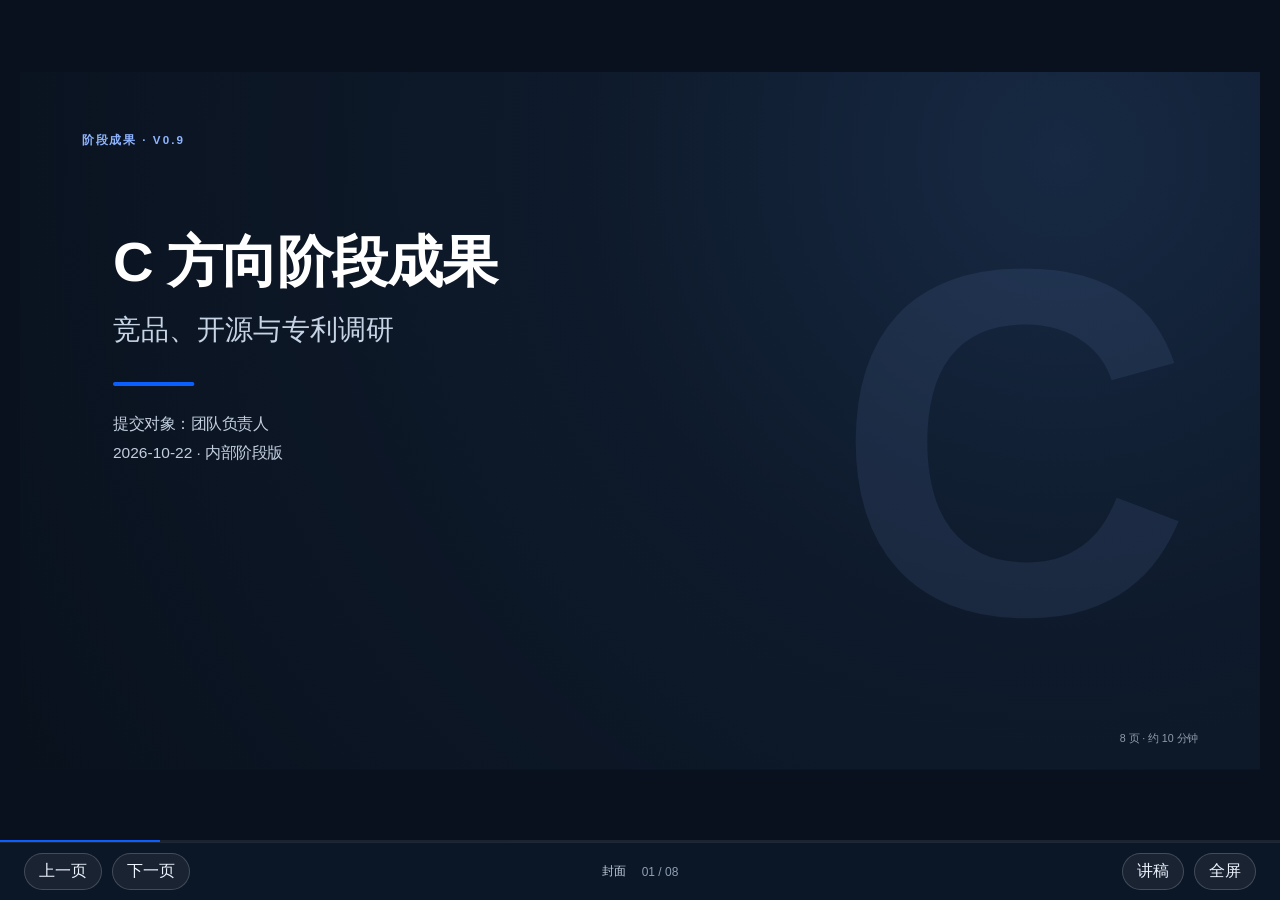
<file: pre-research/Part 1/调研C（竞品、开源项目与专利）/presentation/index.html>
<!doctype html>
<html lang="zh-CN">
<head>
  <meta charset="utf-8">
  <meta name="viewport" content="width=device-width, initial-scale=1">
  <meta name="description" content="AcadCC 2027 C 方向阶段成果：竞品、开源与专利调研">
  <title>C 方向阶段成果｜竞品、开源与专利调研</title>
  <link rel="stylesheet" href="styles.css">
</head>
<body>
  <div class="app">
    <div class="viewport" id="viewport">
      <div class="deck-shell" id="deckShell">
        <main class="deck" id="deck" aria-live="polite">
          <section class="slide slide-cover is-active" data-title="封面" aria-hidden="false">
            <div class="cover-eyebrow">阶段成果 · V0.9</div>
            <div class="cover-copy">
              <h1>C 方向阶段成果</h1>
              <p class="cover-subtitle">竞品、开源与专利调研</p>
              <div class="cover-rule"></div>
              <p class="cover-meta-line">提交对象：团队负责人</p>
              <p class="cover-meta-line">2026-10-22 · 内部阶段版</p>
            </div>
            <div class="cover-mark" aria-hidden="true">C</div>
            <div class="cover-duration">8 页 · 约 10 分钟</div>
            <div class="speaker-notes" hidden>封面。说明这是 v0.9 阶段研判，不是最终 FTO 报告。</div>
          </section>

          <section class="slide" data-title="主要判断" aria-hidden="true">
            <header class="slide-header"><span class="title-bar"></span><h2>三单匹配已是商业标配，原选题必须收窄</h2></header>
            <div class="card-grid">
              <article class="card">
                <div class="card-number blue">01</div>
                <h3>三单匹配不是空白</h3>
                <p>Oracle 有 2/3/4-way；Medius 三方匹配；每刻三单 + 逐行；合思四单。</p>
              </article>
              <article class="card">
                <div class="card-number red">02</div>
                <h3>专利已经正面撞车</h3>
                <p>4 件专利：应付三单、数电行级 + 容差、OCR + 规则 + LLM + 复核。</p>
              </article>
              <article class="card">
                <div class="card-number green">03</div>
                <h3>可争的是证据链</h3>
                <p>跨单据字段级证据链、矛盾归因、可审计。</p>
              </article>
            </div>
            <div class="callout">结论：不能再把三单匹配、数电直读、OCR + 查验、规则 + LLM + 复核分别当创新点。</div>
            <footer class="slide-footer"><span>C 方向阶段成果 · v0.9</span><span>02 / 08</span></footer>
            <div class="speaker-notes" hidden>三条结论：竞品、专利、差异点。来源：10-中期报告、15-提交说明、20-三家核验；厂商证据 E001–E008。</div>
          </section>

          <section class="slide" data-title="调研范围" aria-hidden="true">
            <header class="slide-header"><span class="title-bar"></span><h2>我们查了什么：6 家竞品、27 个开源组件、49 条专利记录</h2></header>
            <div class="metric-grid">
              <article class="metric"><div class="metric-value blue">6/13</div><p>商业竞品已做公开页核验</p></article>
              <article class="metric"><div class="metric-value green">48/117</div><p>P0 已查看；8/117 有直接证据</p></article>
              <article class="metric"><div class="metric-value red">49/8</div><p>中国专利公开记录 / 已读 8 件权利要求 1</p></article>
              <article class="metric"><div class="metric-value amber">6/13</div><p>价格或客户证据有公开线索</p></article>
            </div>
            <div class="info-band">
              <strong>开源：27 行组件清单；1 个高风险 demo 已完成源码级核验。</strong>
              <p>证据等级：A 官方文档 · B 厂商官网 · C 实测 · D 未核。B 级只能证明“厂商这样宣称”，不能证明“客户已上线”。</p>
            </div>
            <p class="footnote">“已查看”= 支持 / 部分 / 未见说明；“有直接支持证据”= 支持 / 部分。</p>
            <footer class="slide-footer"><span>C 方向阶段成果 · v0.9</span><span>03 / 08</span></footer>
            <div class="speaker-notes" hidden>来源：01-竞品能力矩阵.csv、02-开源组件清单.csv、03-专利检索表.csv、05-检索日志.csv、12/14-专利报告、16-价格与客户证据.md。</div>
          </section>

          <section class="slide" data-title="竞品核验" aria-hidden="true">
            <header class="slide-header"><span class="title-bar"></span><h2>六家已核：四家有直接证据，两家不能下结论</h2></header>
            <div class="table-wrap">
              <table class="data-table">
                <thead><tr><th>厂商</th><th>公开材料能证明什么</th><th>判断</th><th>证据</th></tr></thead>
                <tbody>
                  <tr><td><strong>Oracle</strong></td><td>2/3/4-way 匹配、容差、重复发票检查</td><td><span class="badge baseline">企业级基线</span></td><td>E001/E002</td></tr>
                  <tr><td><strong>Medius</strong></td><td>AI 采集 + 三方匹配（PO / 收货 / 合同）</td><td><span class="badge direct">直接竞品</span></td><td>E003/E004</td></tr>
                  <tr><td><strong>每刻</strong></td><td>采购订单、入库单、发票自动三单匹配；明细逐行</td><td><span class="badge direct">直接竞品</span></td><td>E007</td></tr>
                  <tr><td><strong>合思</strong></td><td>以“四单匹配”呈现；应付台账、采购对账、档案</td><td><span class="badge direct">直接竞品</span></td><td>E008</td></tr>
                  <tr><td><strong>汇联易</strong></td><td>费控、报销、电子档案强；公开页未见“三单”</td><td><span class="badge adjacent">相邻产品</span></td><td>E005</td></tr>
                  <tr><td><strong>金蝶</strong></td><td>公开产品页未见“三单”原文；不能判定不支持</td><td><span class="badge pending">待补核</span></td><td>E006</td></tr>
                </tbody>
              </table>
            </div>
            <p class="footnote">“直接竞品”指官网明确写到三单 / 四单；“待补核”不等于不支持。</p>
            <footer class="slide-footer"><span>C 方向阶段成果 · v0.9</span><span>04 / 08</span></footer>
            <div class="speaker-notes" hidden>来源：11-首批 3 家核验记录 E001–E005；20-金蝶每刻合思核验记录 E006–E008。</div>
          </section>

          <section class="slide" data-title="重点竞品" aria-hidden="true">
            <header class="slide-header"><span class="title-bar"></span><h2>每刻与合思已经把匹配推进到三单 / 四单</h2></header>
            <div class="two-col">
              <article class="detail-card">
                <div class="detail-head"><h3>每刻 · AI 应付</h3><span class="badge direct">直接竞品</span></div>
                <ul class="bullet-list">
                  <li>“采购订单、入库单、发票自动三单匹配”</li>
                  <li>“发票明细和单据明细的逐行匹配”</li>
                  <li>“匹配后自动生成应付单”</li>
                  <li>另有发票查验、重复发票识别、电子档案</li>
                </ul>
              </article>
              <article class="detail-card">
                <div class="detail-head"><h3>合思 · 合思付款</h3><span class="badge four">四单</span></div>
                <ul class="bullet-list">
                  <li>“应付三单匹配信息难追溯”被列为痛点</li>
                  <li>产品导航直接写“四单匹配”</li>
                  <li>另有应付台账、采购对账、电子档案</li>
                  <li>四单具体范围待售前确认</li>
                </ul>
              </article>
            </div>
            <div class="callout">三单 / 四单已经是产品语言；再把它当创新点，评审可能会问：“你和现有的每刻 / 合思有什么不同？”</div>
            <footer class="slide-footer"><span>C 方向阶段成果 · v0.9</span><span>05 / 08</span></footer>
            <div class="speaker-notes" hidden>来源：每刻 https://www.maycur.com/mkinvoice/；合思 https://www.ekuaibao.com/ap.html。均为厂商官网自述，未实测。</div>
          </section>

          <section class="slide" data-title="专利" aria-hidden="true">
            <header class="slide-header"><span class="title-bar"></span><h2>专利：四件必须正面处理</h2></header>
            <div class="table-wrap">
              <table class="data-table patent-table">
                <thead><tr><th>专利</th><th>状态</th><th>公开文本覆盖点</th><th>对我们的影响</th></tr></thead>
                <tbody>
                  <tr><td><strong>CN112131470B</strong></td><td><span class="status active">Active · 2024-03-12</span></td><td>发票—货物清单自动匹配 + 结算单</td><td>不能单独主张“发票—结算自动匹配”</td></tr>
                  <tr><td><strong>CN116596607A</strong></td><td><span class="status pending">Pending</span></td><td>应付三单 + 查验 + OCR + 预制发票 + 发起开票</td><td>三单链路组合被正面覆盖</td></tr>
                  <tr><td><strong>CN119850353B</strong></td><td><span class="status active">Active · 2025-10-10</span></td><td>数电行级匹配 + 价格容差 + 应付发票</td><td>数电行级 + 容差不能单独主张</td></tr>
                  <tr><td><strong>CN122416469A</strong></td><td><span class="status pending">Pending</span></td><td>OCR + 规则 + LLM + 置信度 + 复核 + 溯源</td><td>规则 + LLM + 复核组合被覆盖</td></tr>
                </tbody>
              </table>
            </div>
            <div class="warning-band">不能写“没有专利风险”。国知局登记簿、审查档案、同族与 FTO 仍未完成。</div>
            <p class="footnote">注：Google Patents 的 Active / Pending 不等于国知局官方登记簿；上述状态用于初筛。</p>
            <footer class="slide-footer"><span>C 方向阶段成果 · v0.9</span><span>06 / 08</span></footer>
            <div class="speaker-notes" hidden>来源：14-中国专利权利要求核验.md；03-专利检索表.csv。状态为 Google Patents 初筛，正式引用前必须核国知局登记簿。</div>
          </section>

          <section class="slide" data-title="开源" aria-hidden="true">
            <header class="slide-header"><span class="title-bar"></span><h2>开源：未发现生产级替代品，但存在一个高风险 demo</h2></header>
            <div class="two-col open-source">
              <article class="detail-card">
                <h3>检索结果</h3>
                <div class="search-row"><strong class="blue">188</strong><div><b>three-way match</b><span>最高 3★</span></div></div>
                <div class="search-row"><strong class="blue">157</strong><div><b>invoice matching</b><span>最高 16★</span></div></div>
                <div class="search-row"><strong class="blue">122</strong><div><b>AP automation</b><span>最高 32★</span></div></div>
                <p class="card-note">未发现生产级完整项目；仅限 GitHub 关键词检索。</p>
              </article>
              <article class="detail-card">
                <h3>公开 demo · 源码级核验</h3>
                <p class="source-link">github.com/leokcgchen/three-way-match</p>
                <div class="mini-columns">
                  <div><h4 class="green">已实现</h4><ul class="bullet-list compact"><li>三单匹配</li><li>容差</li><li>riskReason</li><li>推理链</li><li>bbox 溯源</li><li>审计哈希链</li></ul></div>
                  <div><h4 class="amber">未实现</h4><ul class="bullet-list compact"><li>数电票 XML / OFD 直读</li><li>账套 / ERP 对接</li></ul></div>
                </div>
                <p class="card-note emphasis">它能解释，但还不是证据驱动归因。</p>
              </article>
            </div>
            <footer class="slide-footer"><span>C 方向阶段成果 · v0.9</span><span>07 / 08</span></footer>
            <div class="speaker-notes" hidden>来源：02-开源组件清单.csv、06-撞车风险-E001.md。星数为 2026-10-17 快照，可能漂移。</div>
          </section>

          <section class="slide" data-title="收尾" aria-hidden="true">
            <header class="slide-header"><span class="title-bar"></span><h2>综合本次调研：下一步计划</h2></header>
            <div class="card-grid">
              <article class="card"><div class="card-number blue">01</div><h3>收窄方向</h3><p>将题目重点收窄到证据链和可追溯。</p></article>
              <article class="card"><div class="card-number red">02</div><h3>核验专利</h3><p>对重点专利开展正式核验。</p></article>
              <article class="card"><div class="card-number green">03</div><h3>补充证据</h3><p>通过厂商询价和客户访谈补充真实证据。</p></article>
            </div>
            <div class="callout">完成这三项后，C 方向才能从公开资料研判进一步走向可答辩、可验证的方案。</div>
            <footer class="slide-footer"><span>C 方向阶段成果 · v0.9</span><span>08 / 08</span></footer>
            <div class="speaker-notes" hidden>收尾：综合本次调研，下一步计划分为三项：收窄方向、核验专利、补充证据。完成后再将 C 方向从公开资料研判推进到可答辩、可验证的方案。</div>
          </section>
        </main>
      </div>
    </div>

    <div class="controls" aria-label="演示控制">
      <div class="control-left"><button type="button" id="prev" aria-label="上一页">上一页</button><button type="button" id="next" aria-label="下一页">下一页</button></div>
      <div class="control-center"><span id="slideTitle">封面</span><span class="counter" id="counter">01 / 08</span></div>
      <div class="control-right"><button type="button" id="notesToggle" aria-pressed="false">讲稿</button><button type="button" id="fullscreen" aria-label="全屏">全屏</button></div>
    </div>
    <aside class="notes-panel" id="notesPanel" hidden><div class="notes-head"><strong>本页讲稿</strong><button type="button" id="notesClose" aria-label="关闭讲稿">关闭</button></div><div id="notesContent"></div></aside>
    <div class="progress"><span id="progressBar"></span></div>
  </div>
  <script src="app.js"></script>
</body>
</html>
</file>
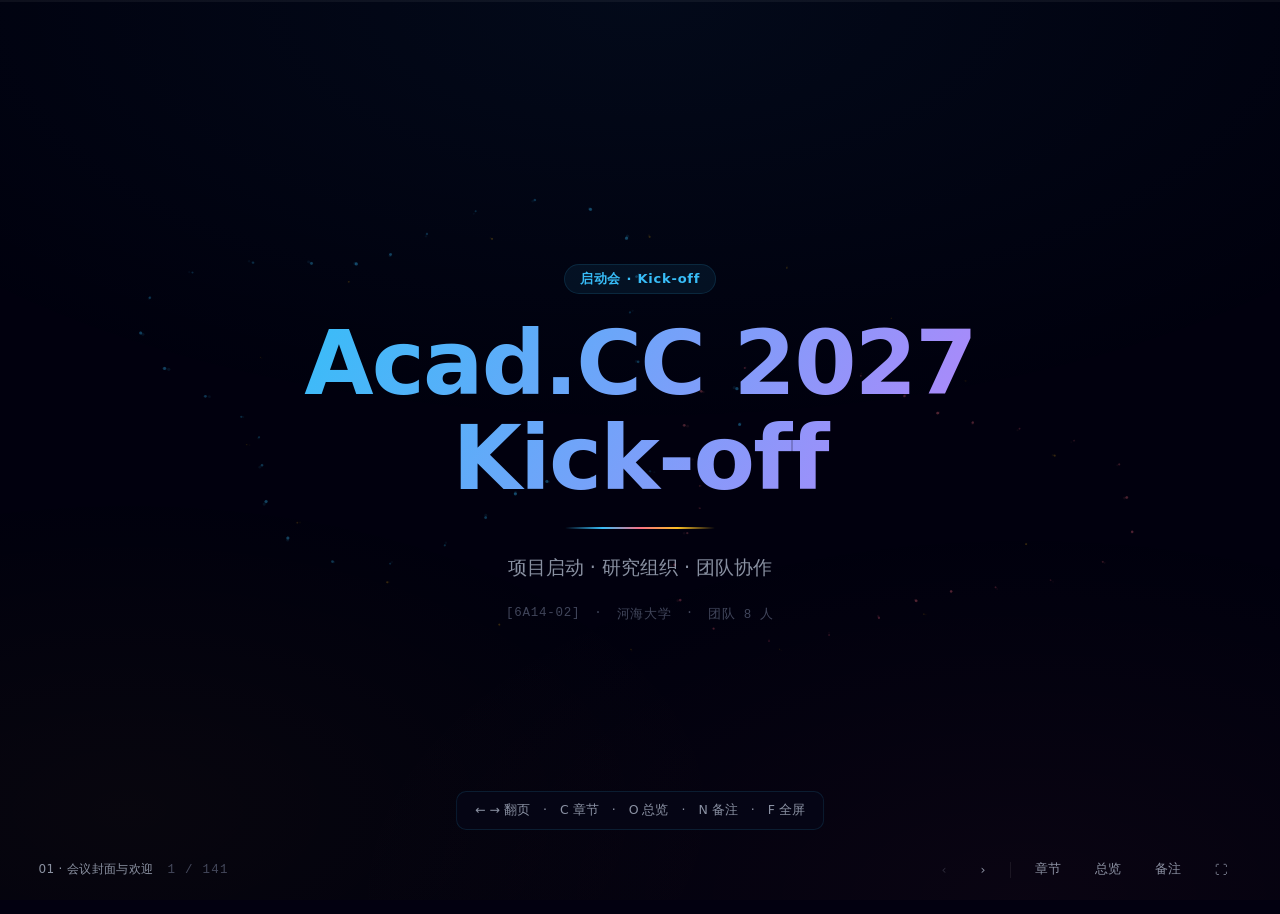
<file: Acad.CC 2027 Kick-off demo.html>
<!DOCTYPE html>
<html lang="zh-CN">
<head>
<meta charset="UTF-8">
<meta name="viewport" content="width=device-width,initial-scale=1">
<meta name="color-scheme" content="dark">
<title>[6A14-02] Acad.CC 2027 Kick-off</title>
<link rel="stylesheet" href="assets/css/deck.css">
</head>
<body>

<canvas id="bg-canvas" aria-hidden="true"></canvas>
<div id="bg-veil" aria-hidden="true"></div>

<div id="progress" aria-hidden="true"><i id="progress-bar"></i></div>

<main id="stage"><div id="deck"></div></main>

<footer id="hud">
  <div class="hud-left">
    <span id="hud-part" class="hud-part"></span>
    <span id="page-indicator" class="mono"></span>
  </div>
  <nav class="hud-right">
    <button id="btn-prev" title="上一页（←）">‹</button>
    <button id="btn-next" title="下一页（→）">›</button>
    <span class="hud-sep"></span>
    <button id="btn-chapters" title="章节导航（C）">章节</button>
    <button id="btn-overview" title="总览（O）">总览</button>
    <button id="btn-notes" title="演讲备注（N）">备注</button>
    <button id="btn-full" title="全屏（F）">⛶</button>
  </nav>
</footer>

<aside id="chapters" class="panel" aria-hidden="true">
  <header class="panel-head"><h3>章节导航</h3><span class="hint">Esc / C 关闭</span></header>
  <ol id="chapters-list"></ol>
</aside>

<section id="overview" class="panel" aria-hidden="true">
  <header class="panel-head"><h3>总览</h3><span class="hint">点击跳转 · Esc 关闭</span></header>
  <div id="overview-grid"></div>
</section>

<aside id="notes" class="panel" aria-hidden="true">
  <header class="panel-head"><h3>演讲备注</h3><span class="hint">N 关闭</span></header>
  <div id="notes-body"></div>
</aside>

<div id="hint-toast" class="toast" aria-hidden="true"></div>

<script src="assets/js/starfield.js"></script>
<script src="assets/js/deck.js"></script>
<script src="assets/js/slides/01-cover.js"></script>
<script src="assets/js/slides/02-setup.js"></script>
<script src="assets/js/slides/03-team.js"></script>
<script src="assets/js/slides/04-intros.js"></script>
<script src="assets/js/slides/05-agenda.js"></script>
<script src="assets/js/slides/06-topic.js"></script>
<script src="assets/js/slides/07-research.js"></script>
<script src="assets/js/slides/08-closing.js"></script>
</body>
</html>
</file>
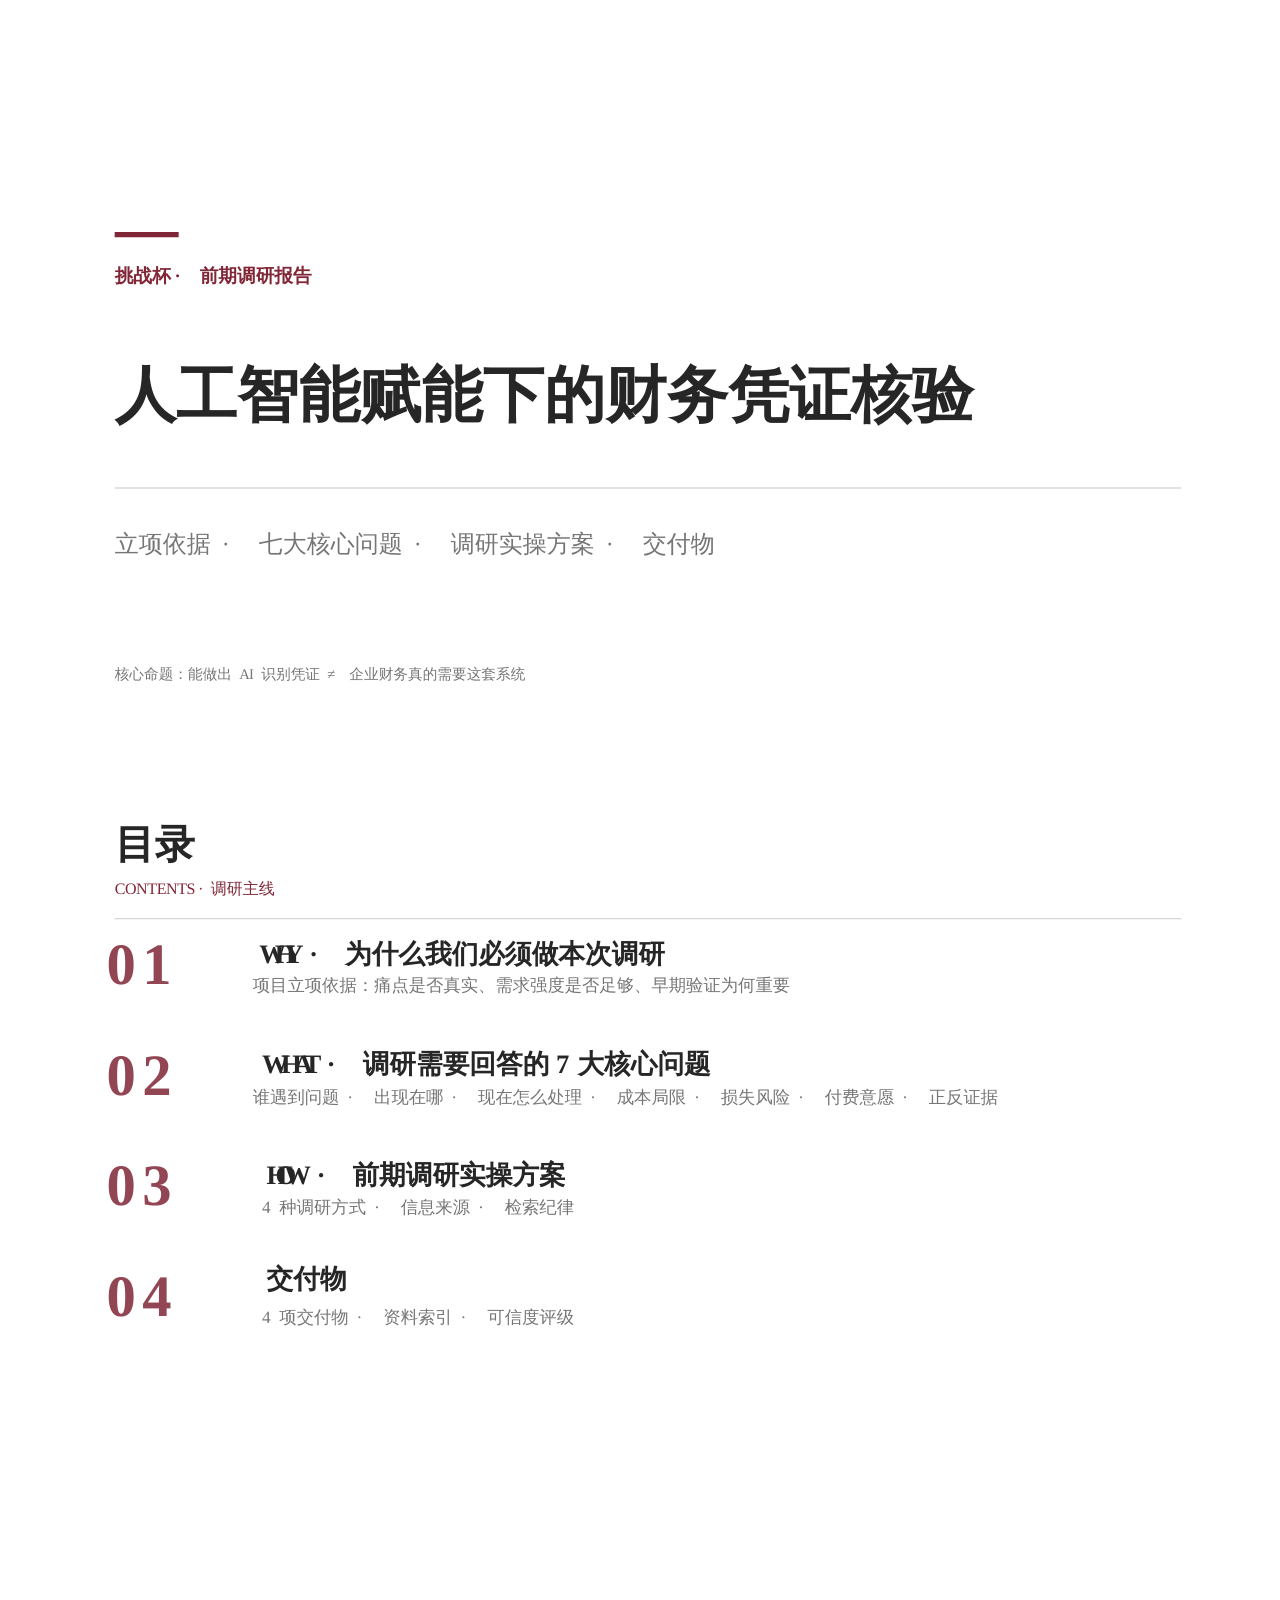
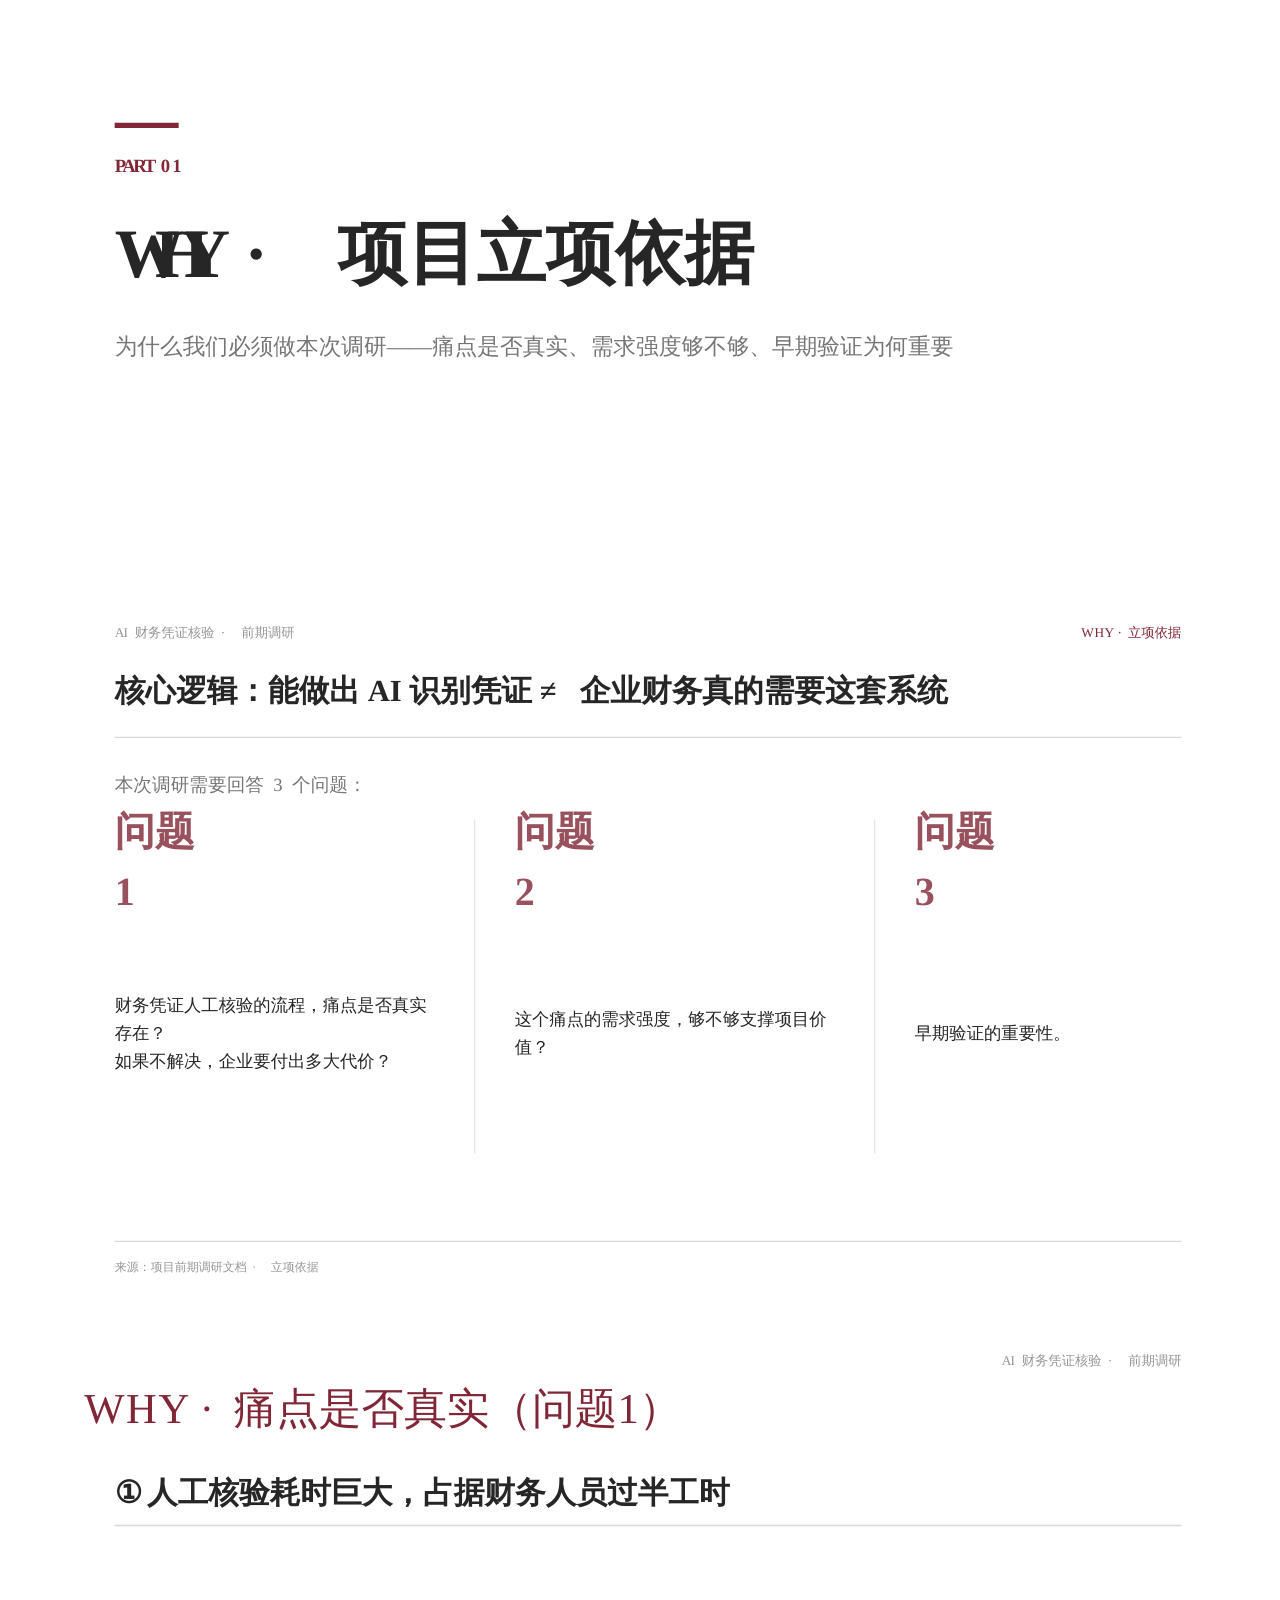
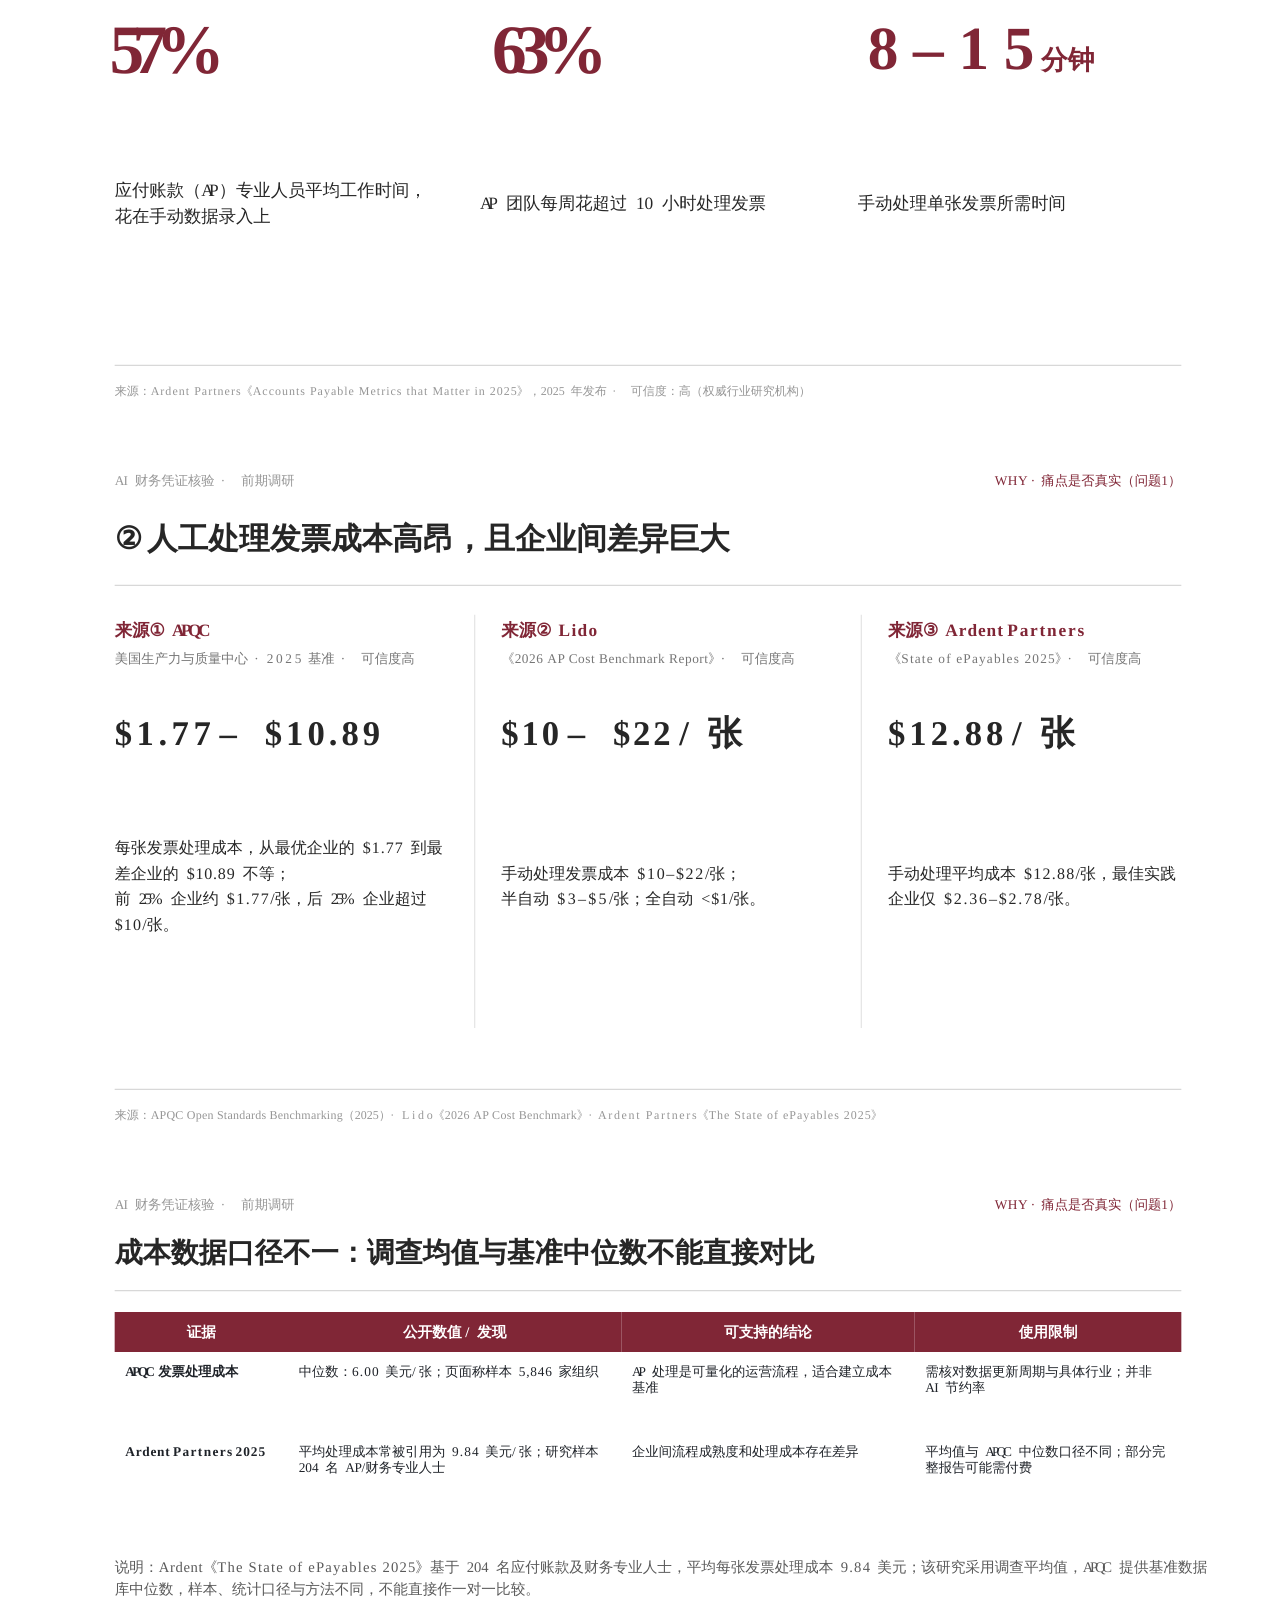
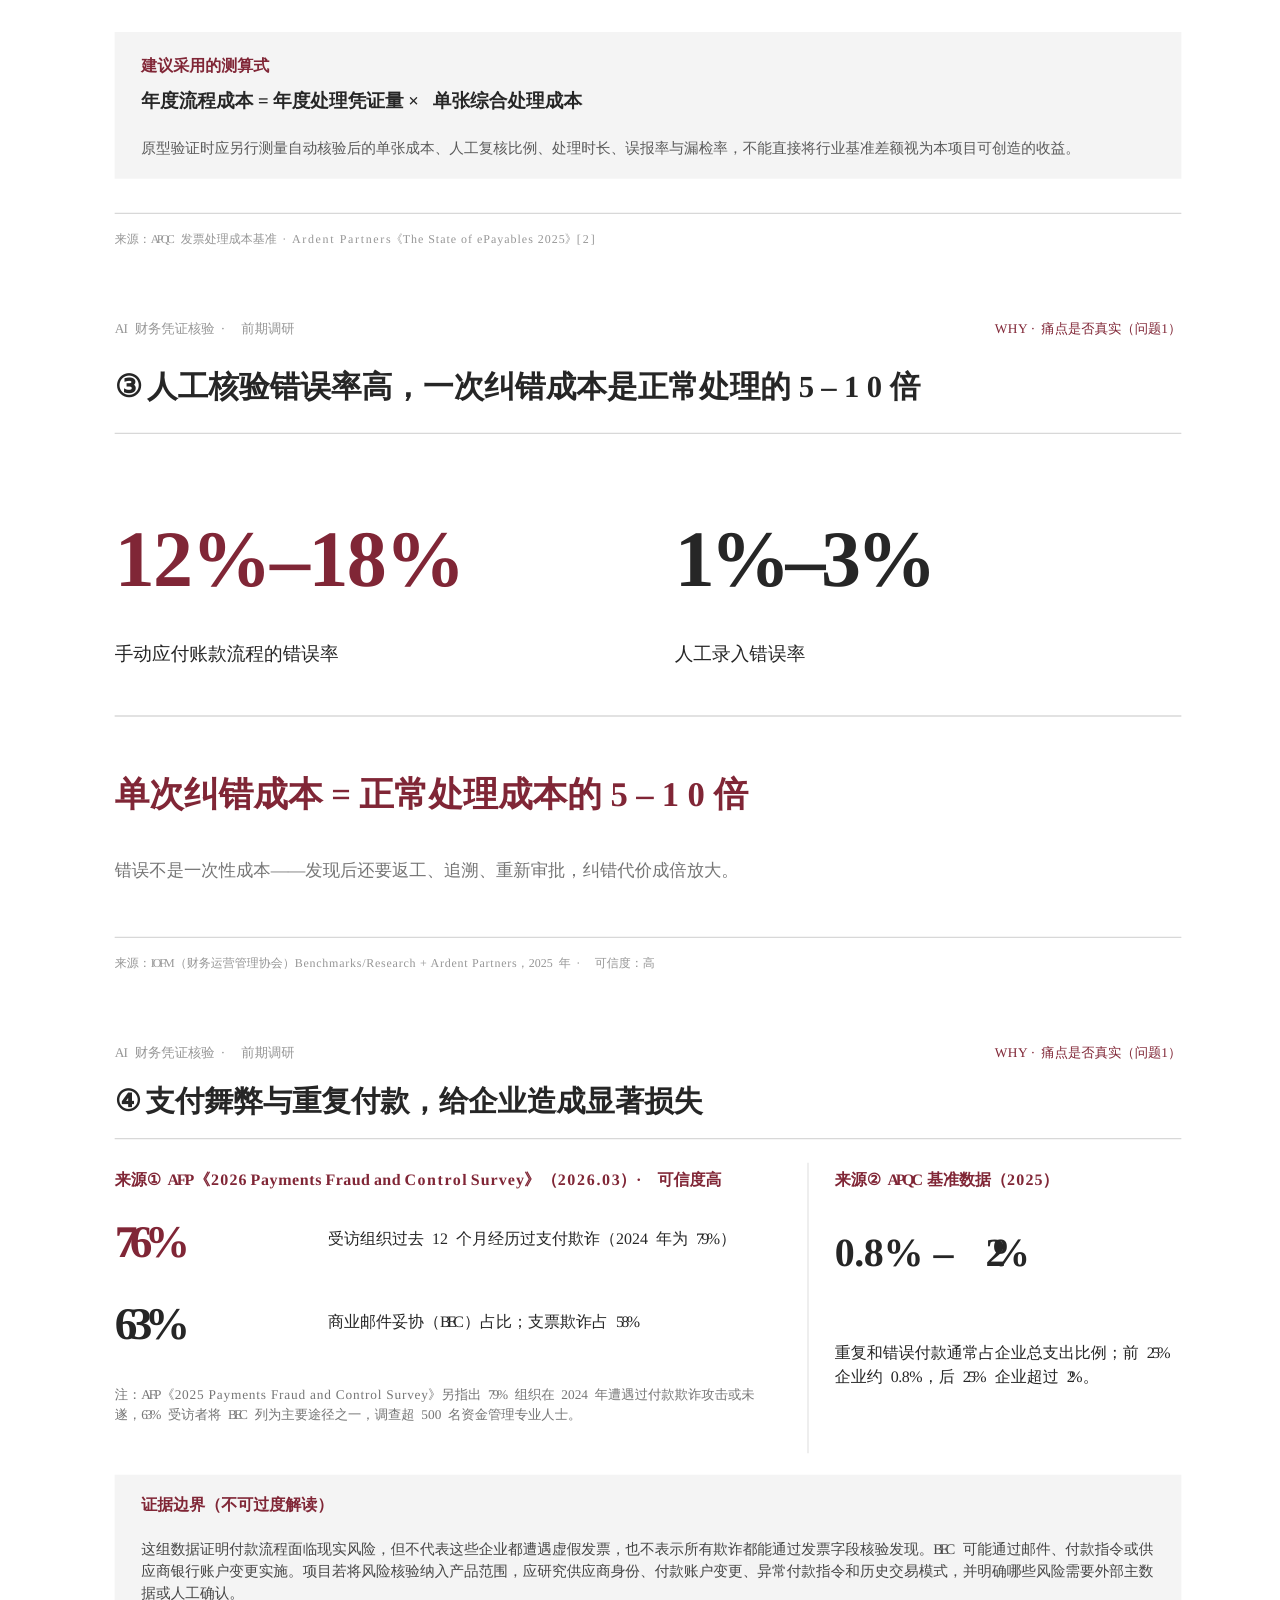
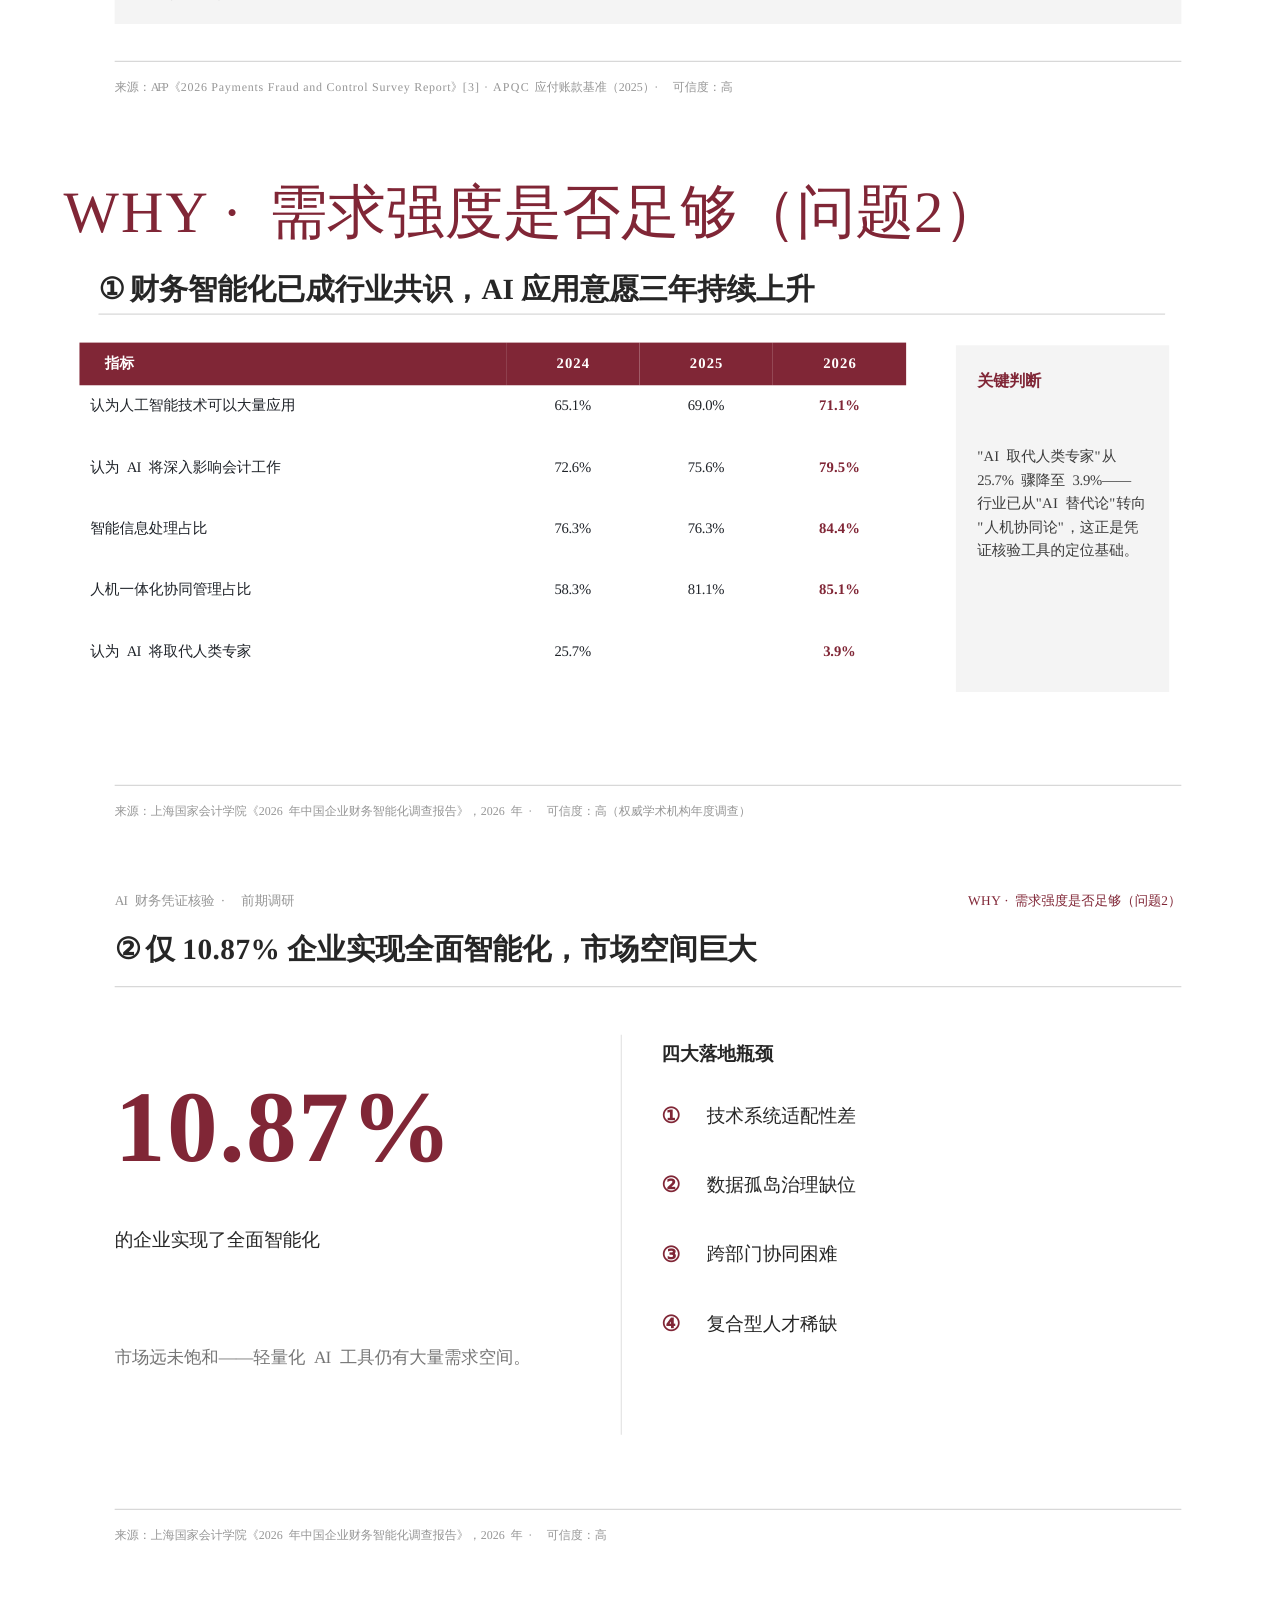
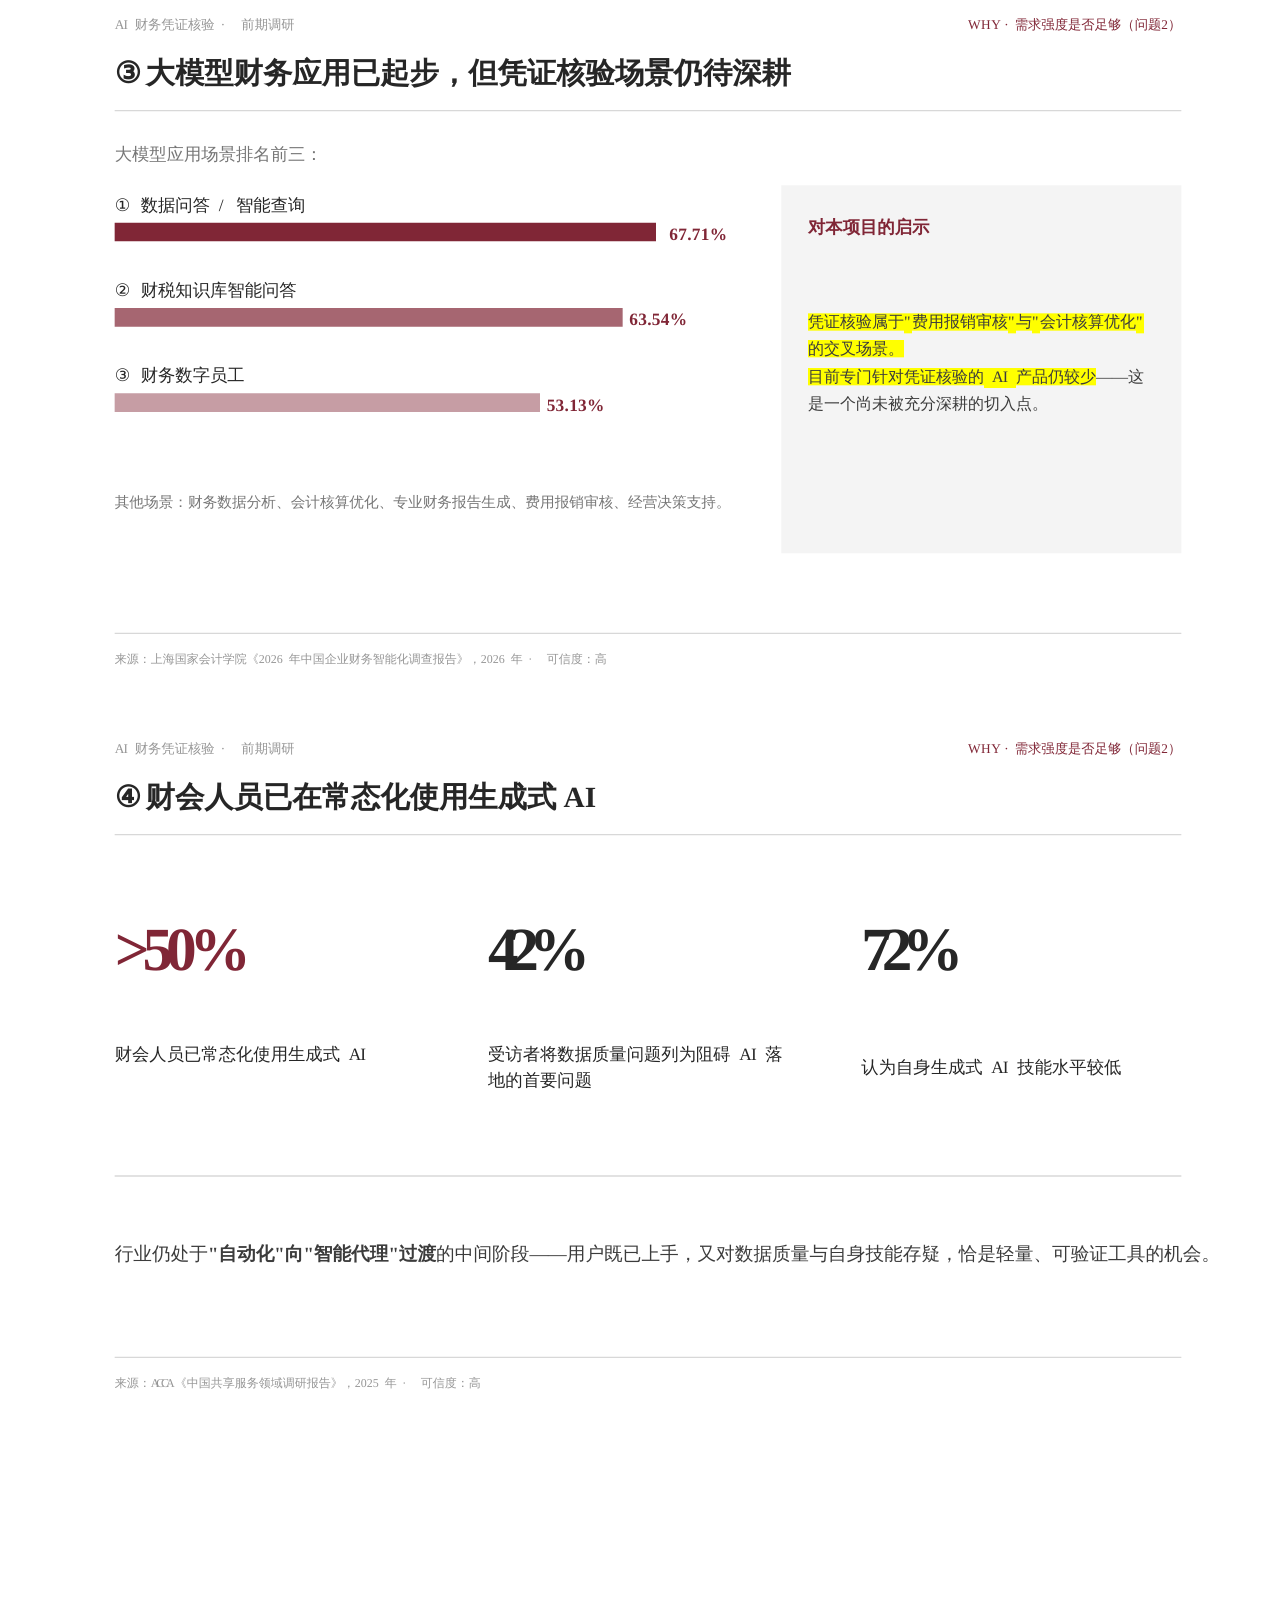
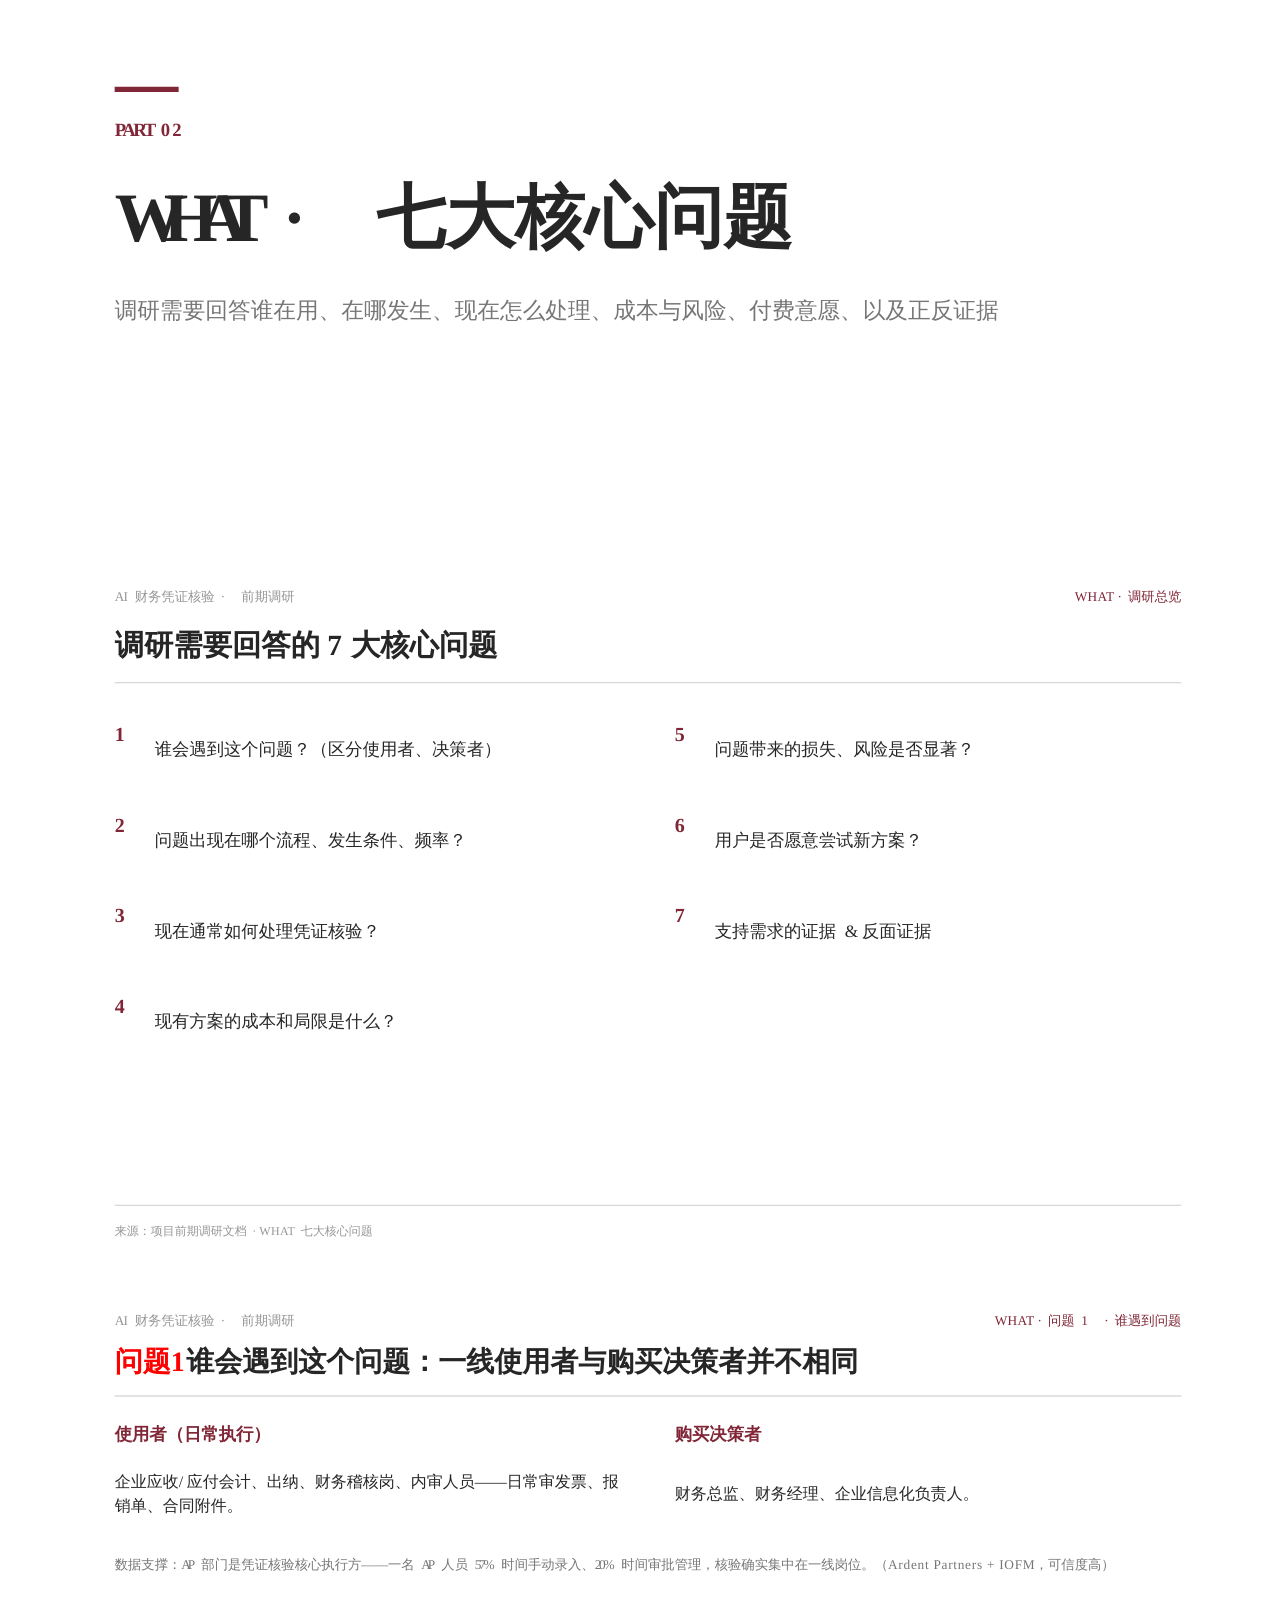
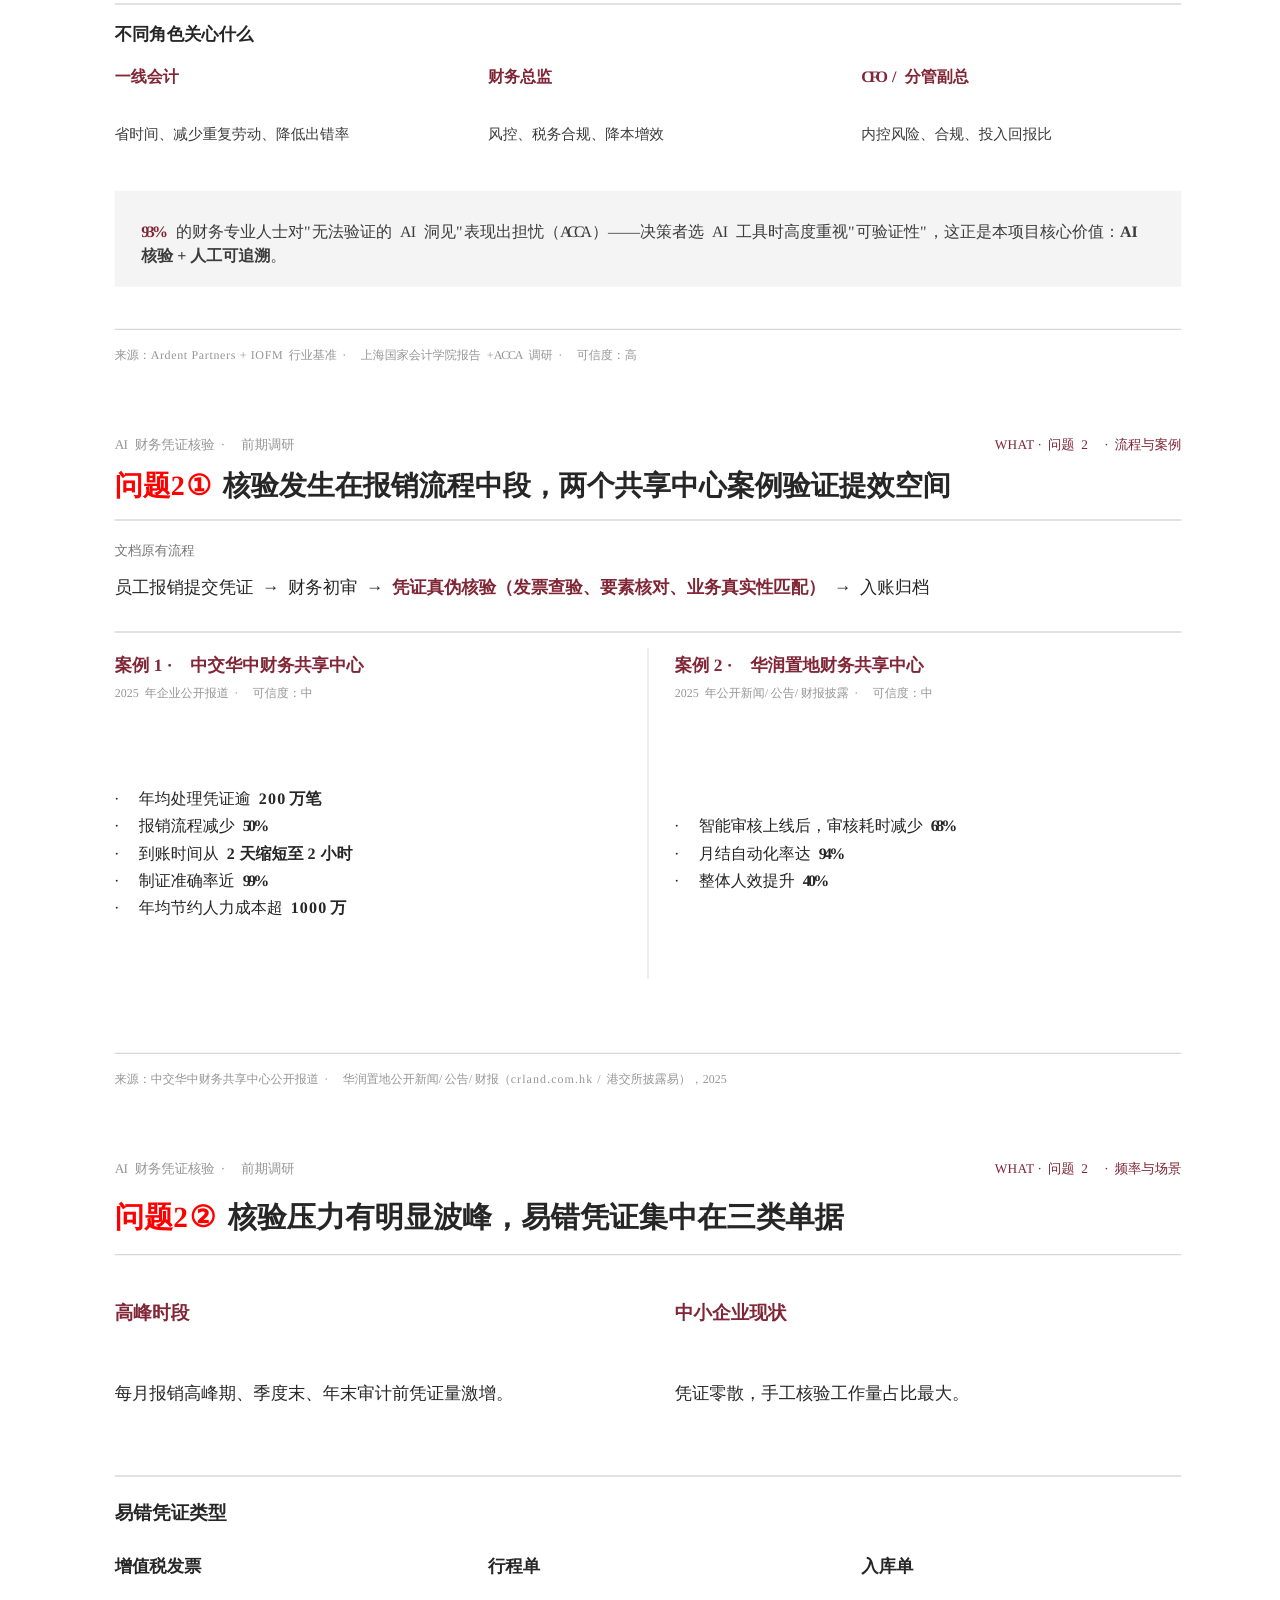
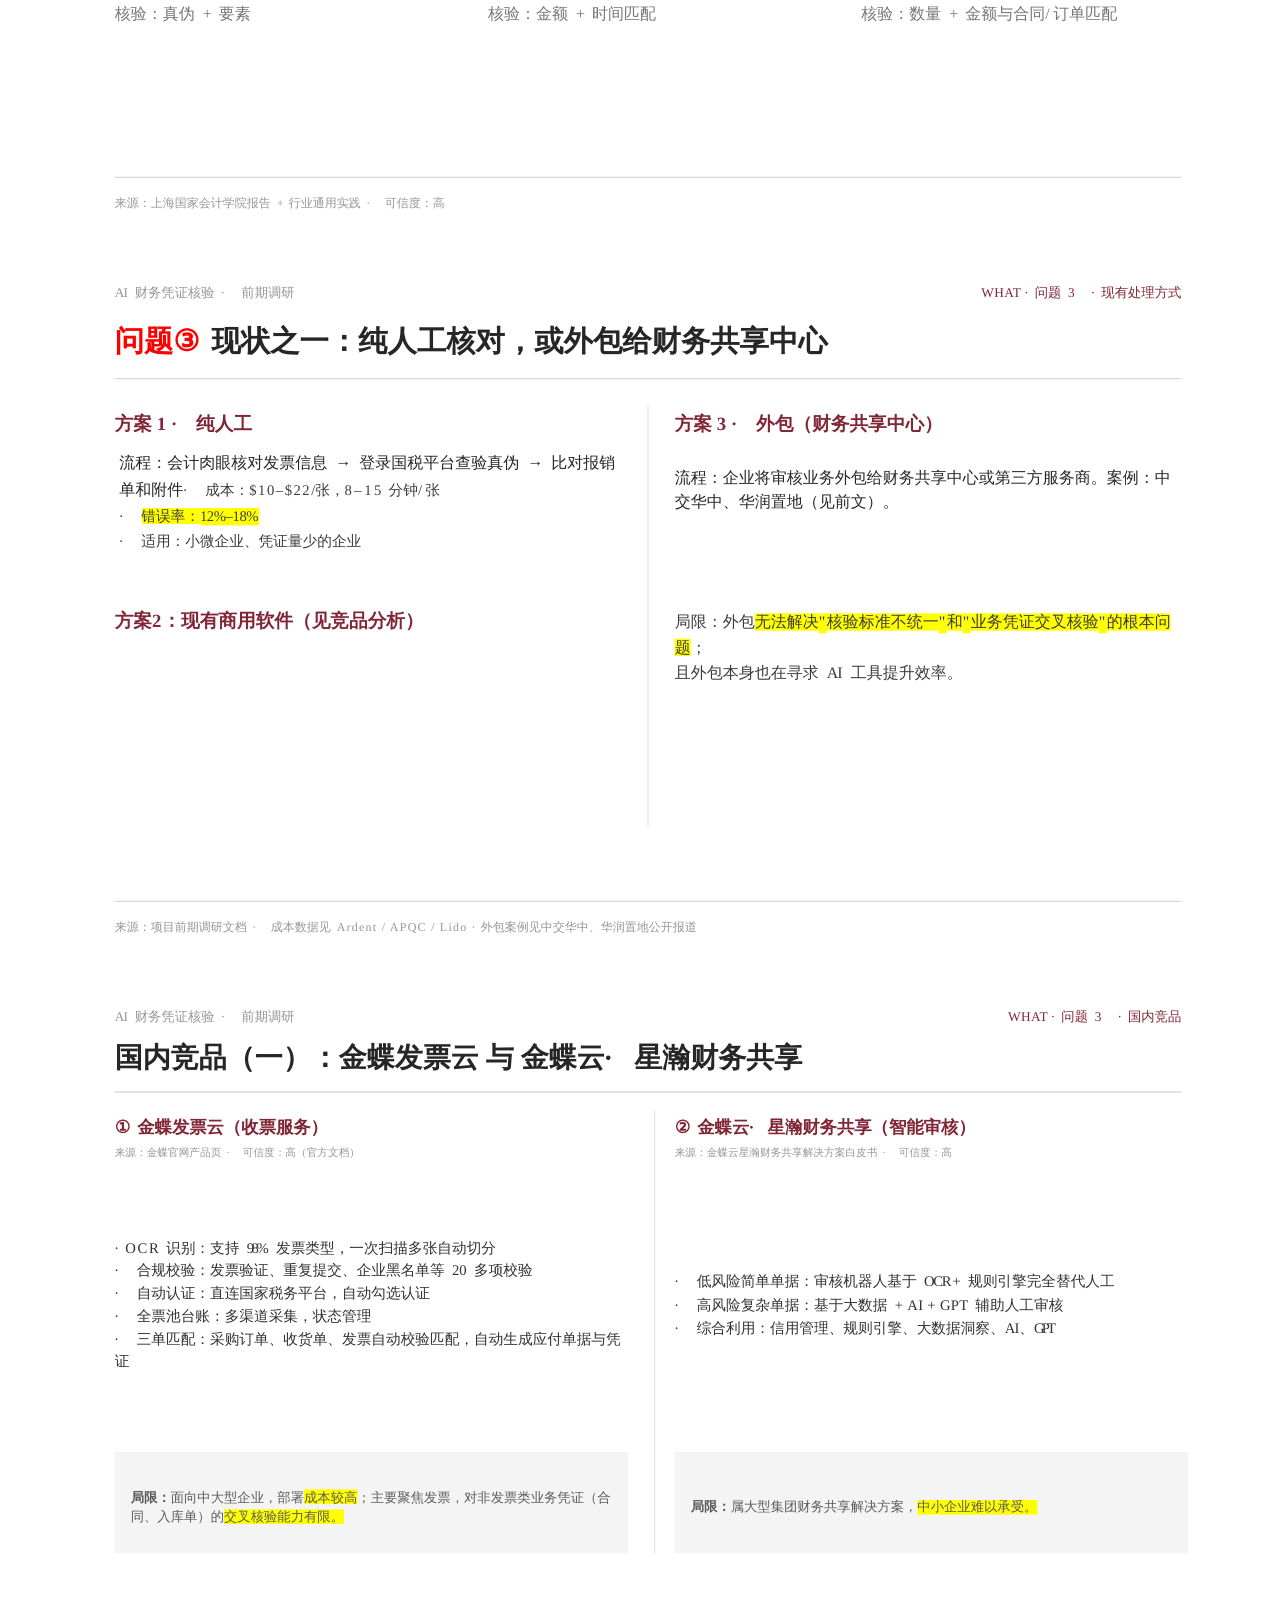
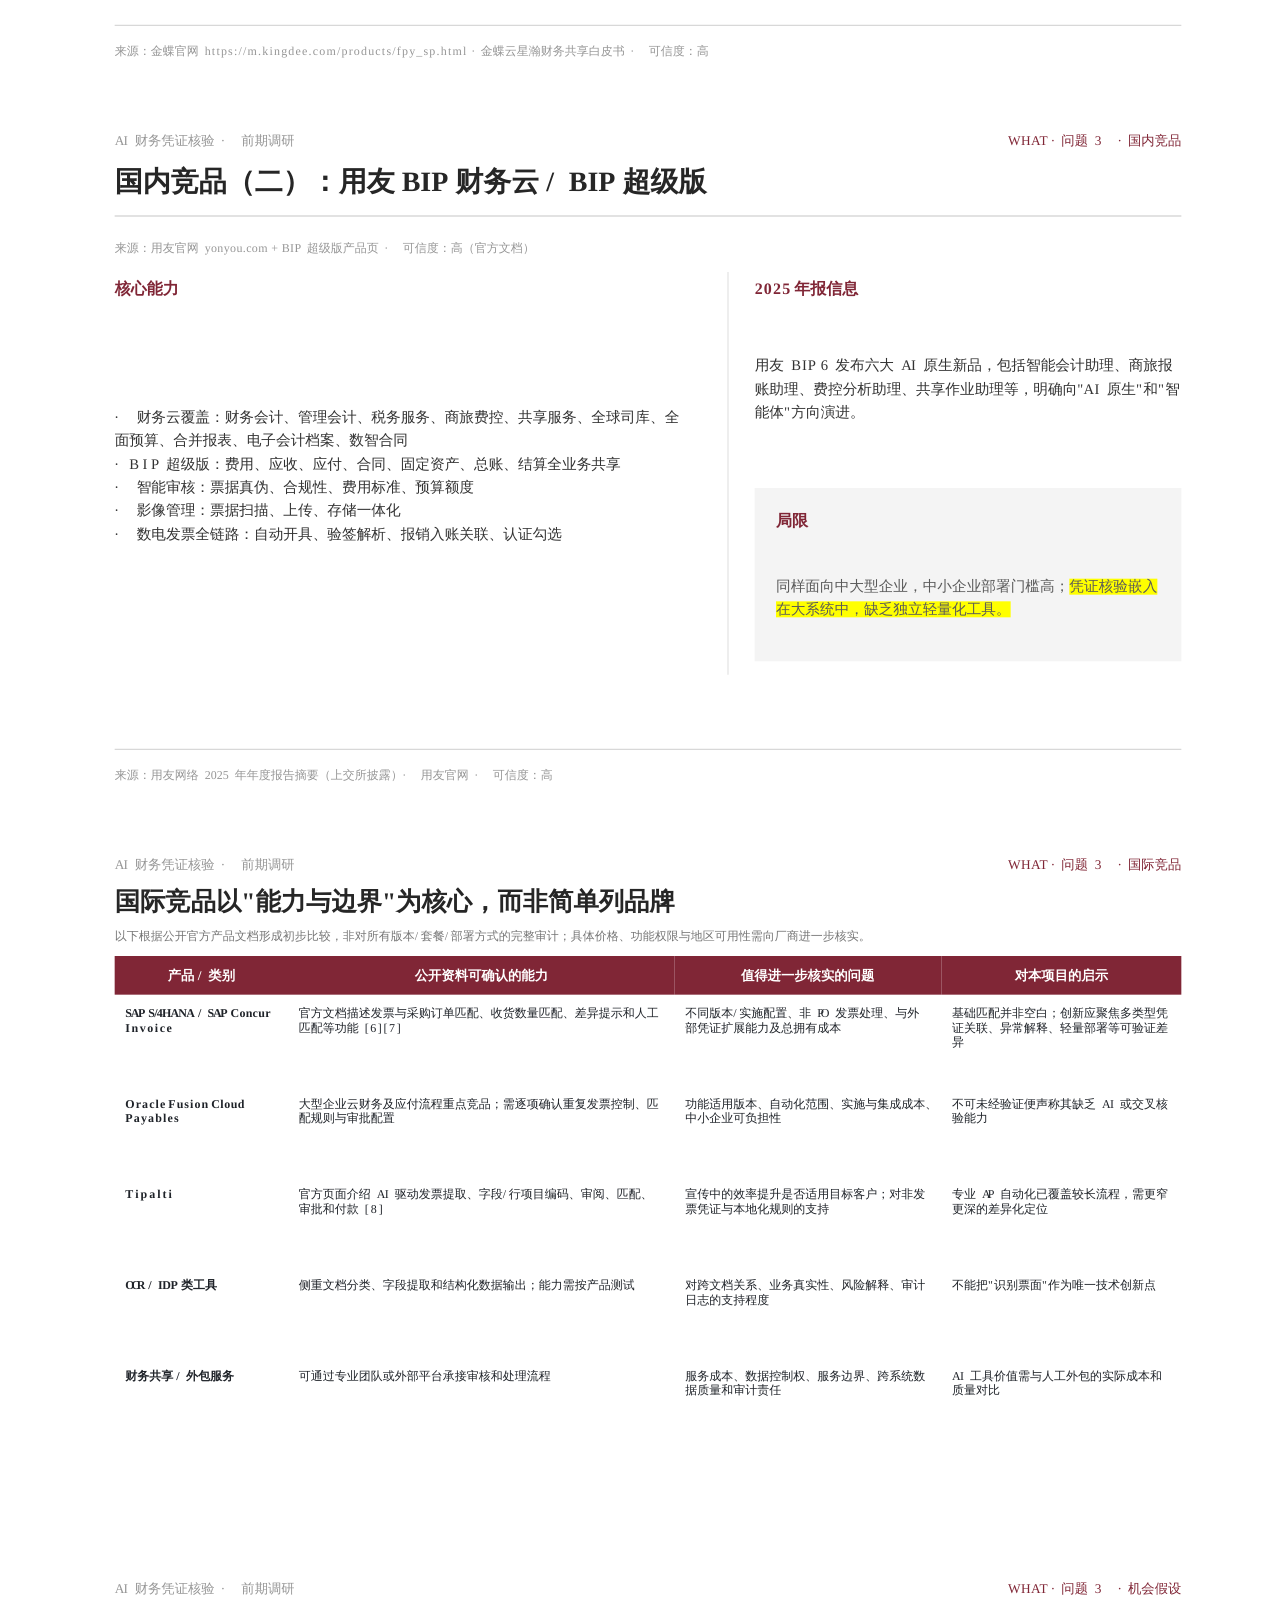
<file: pre-research/Part 1/调研A（市场与用户需求）/人工智能赋能下的财务凭证核验——前期调研.html>
<!DOCTYPE html>
<!-- saved from url=(0231)file:///C:/Users/%E4%B8%98%E6%9C%A8/Downloads/%E4%BA%BA%E5%B7%A5%E6%99%BA%E8%83%BD%E8%B5%8B%E8%83%BD%E4%B8%8B%E7%9A%84%E8%B4%A2%E5%8A%A1%E5%87%AD%E8%AF%81%E6%A0%B8%E9%AA%8C%E2%80%94%E2%80%94%E5%89%8D%E6%9C%9F%E8%B0%83%E7%A0%94.html -->
<html><head><meta http-equiv="Content-Type" content="text/html; charset=UTF-8">
<meta http-equiv="X-UA-Compatible" content="IE=9">
</head>
<body>
<div class="slide" name="slide" id="slide1"><svg xmlns="http://www.w3.org/2000/svg" xmlns:xlink="http://www.w3.org/1999/xlink" width="13.333333in" height="7.5in" viewBox="0 0 960 540" version="1.1" class="slideImage"><defs><symbol id="pic1" viewBox="0 0 120 42" preserveAspectRatio="none"><image width="120" height="42" preserveAspectRatio="none" xlink:href="data:;base64,iVBORw0KGgoAAAANSUhEUgAAASAAAABmCAYAAABr9UxFAAAT7UlEQVR42u1dCXBVVZqmrJmunpqaKcd2euypWRxpR6emplrbka1RMtoSMAkJiGkisskqqCwJOygBlGBiAoIhgEhC2IIsLhA2BURlU0BZFZBmE20ji0qn7XP0Z86XcGeOp+5b814Snt9X9RUvl3e3c8/57v//5z//[base64]/b/Hclp6ePoodgyTr1VKCZXTtj9rqgRqzM5BkwxAvfiNELX6UcR7Gc0iycRDhD4oPSZIUoXgD0Xk+cJJslHGhFokuPkl80CTZeGNCCRuYxo3xIZNko7eCeiaqAGXwAZNk42fC5QnR+iFJWkENmmzIB0uSV08sKKGWbdRbwmGnzEkdegwrSu2ePS2tc/en2ZlIkm4YBChuU++/yy6Y+9ALO7d1Lj9X1W6++u43L2i5rUDLrZO13Djm0qWbsk8cv/3RysrkrJyiq7Ej3HvvvXl33XVXYdu2bZ9pzNd533335fldY/v27RPqRZCSkpJr/33//fdPMs9oqk33O9HS79jYhv6AfzklH74AxbyBMvtlF+asOLR/3Ltahm1W0nuNkgeWafntPC3Np2v5j2e0/MtYLX+freXawUp+Nkx//5/DDnxw90MTZsWqI6ITxIqBOm337t3nHj169NjatWt3Tpw4cVVqampxrDp4LPnwww+/iGscMWJERevWrad5YjR06NDluG78/z333JMfy4EDcXMGaF64YhmNaOCecD8jR45cYu5xOu4H+65YseIdPCMQn2P1ssCxly9f/s6uXbv2gwsWLNiSmZlZhs/9+/dfGE9xx1oxBqADsNvwybPytl88X3JIy8x9Wibv0jL4TS1dVylpv0AJrKD/mqrl357U8vMcLdcNUfJ3RoSuG6rkn0YquXPk/vfbPTS0sC7XYHzkglmzZm0sLy/fXFfm5+dXorP5vQHxf1VVVWc9ouNFc714a3bt2nVeXWjEb5afgGAb2sK7xv379x/2rDaIkrc9loPTEz1vcIK4hnAEDiJp74eBHc51QXD27dt32L4f9AP7HvE5lgKE6/OOjc8QOe9v3K9fv4nVqvlEEaAbY+pyPTqiqOD9b75ZfFzLypPqcvkxfbnoAy3Dtyp5ZLWS9MVKkkqMG5avpekELTeM0HL90Fr+YrgRJWMV3TpRy6+fvni+bbdR0+siQHZnqAvRsfw6Ups2bZ6zz2E6/0fRdjgISF2vE2LpN8DdgeINQnP9hfb1Q0xjuHRgoivOOBeeS6h9i4qKXrP3C1c0YH3a++H8sKbqU4Dsv0GIZ5xEaAAFyIe571w4B/HZ9Actm6v05ZUn9eUX9msZ+46W/muNG1ah5d4XtdzxnJKbjdD848haN+znhv86xlhGxjVrMU3Lb2ZqaVn0p2/bDi5b2hgFCAO9sLDwdft7eOMOHz58Gd7godilS5f5tljEU4Bgidjfy8nJqfAsDXt7t27d5sQwNjbVHYzg6NGjF8dLgIwrudLeb+DAgWWulReJAIVyy2FxucLevHnzmXDLvG1Hjhz5JDk5eU6sY0JYr5kQAmRu5NZYNUq/wmUrig8qWf+5lvcvatl+QcvqT/[base64]/[base64]/I8ek8MXen+n7FSSV7vtZypFrLh1+ryxs+0/LiYS1P71TyxBtasiwB+mWu4fDTJ24dtGPbr/suXd6id+mSu0dv2ZQx+9RxiNV4YzWNeltJ//VaulZcOJ/2u0emRDEbVoIOHC1hLbjHhPtkd2q87cI5lr1PuB0SA88VoHCFwC9IDnfMb3ssBSiQ++UR1l6sBch1v2LhajdmAQIpQHacYfiU2Xm7tbx+RsuBS1pOfKvl4DdaIEClHyt5ZpeSwRCglbWuVXLenp3JPQJbNV0GjJheuOPcufkfa5nyntl3k5bes7Zuru/gritApr1muJaDEaTSUJYUBq89Q1MfAuRn5WBfP2vB/uwnnt6MUpgWULHrGrpuWLBp9UgFKJTgxUqA/Fww+7x4EQVy1WLtglGAHPYYP3P+cx9oWXdWyeE/Kjl1RYDe+FxdESAto7YaS6b01PGUPpOKwzlmVp/HC14+VPXZIuPW5b1vrKHN1dXpWX2mNJQAIe5jxxM8vz9Y7ARxBFgcblA83gIUyMqB+LjbjSBsto/vJdKFmwvl0h24ffv2XeLOFsHljJUAwSJ17weBdjA7O/vlLVu27LHP7f2fy379+i2yY33ufbjtgmuyxRWzoObZ5ON7AwYMWIgYFAQNbnw8EhMpQBZ7Tnpx0YwDWjYawTnyRy1njAAdNpbQm+bvhce0TNtdXd09f+26SI876Kmpc1efUTL7EERIyyPPr19fFwGaPXv2+kAdEHQFxhMgdLbx48e/Gm1guL4FCK6WX4ync+fO5fZ23K890IIJULhJhPaA94LerhUUzA2LRIDwUnjrrbd+cL4ePXrMDhScjmQWzBUgT1Bsum2HZ+PNOuJvXBss5HjkAlGALPZ5Zv7S4oNaNn+h5Vi1lrN/1nLECNCO81qmv131eUavkdOiPfbcXaeOlx5RUmxEKHfdiaN1EaBQ08DuQLEtILzdPGvBm+WIVoAQs4iXALmD0h3MbkzIHkRwwfxciHATLNPS0l7wE49Ro0YtDtcNC1eA0K7IfLa/W1ZW9oNZtlgKkF/g2u4vaDuIt2thwiWlAMVbgKaWVZQYgdj6pZbjRoA+U1o++fo7GVO+e0dap4frlJI+vvT1yvlGgEqPKnn+/a++aigB8mbVCgoKVsO1sr9XXFy80XO7bMGwBciOtXi5OPEQIDf5zr1Od7CGE2yFKEQzaLHMw8vLsu8/mBsWiQUEKwRijheCa/3EWoD86M6GJicnz3VdvnhlQ1OALPbNK6uY95GWbcbiOW3cr0PGEnpw0vbtsTj24OfmL4X4rDipZdFRLXURIDPwlwWawgZDCZAnQq1atXrez6XAgLY7vCdAOI5fMmC8XDDM/tkD3nYjEOtAvAJv63AHWjgC5Lpf9tsf94FAdjhuWKQxoCsWz0y8FNDOaB+PeKY+eUA/+I5H9xzhtIv7Hbi4zmxnZbwWplKALPbPL6uAlbLzgpY9Z5Xc/MQ5+Unmqa9adMmrc3bt4OmLli04WhvgXnhUf9+Qs2DW2q2iuggQsnTjKUDY74pVVunOguF6kEvkuUCuCwYLz03GhKsWzqyba+XYb38EhN1cKD83LNpMaMTovEWnNt1ZPr/v+LWr2y6ZmZmloO1Kuy6g6/qG024UoBgJEESi8pSWpo99Kdd0+kL+4uEL8rcDq6X5Y2vqtMZo9KqDe8uMBfTmH5Qs2ffFZ41RgGCKB3PB3OsIlQsTi2l4WB/uoPfb1y+QGs1zcnNxMBgLCwv/T8wwAeDGVPzcsGgFqK55O+592+6V1y5gsKB+OGsIKUBxEaDyivJPtNySfVGu6VxlxOei/FW/avnZUCVNc7Xcnfvh7vbdhkVc86dzr8cLxr116RIE6K0vteS9+uHeSAXIfst5nSnQm9J9Q4YrQMGC0Bg8KBERjrDFUoD81nuFI0DRzIK5sZZwaY47qzEKELK5bXfca3cs4HUFyHU7PWKtYDxLrFCAbAGaWlYx8LVv5ZoHq+Qvu38tf93/T3L9MCU3TdBy5zQtqQu19HvtwoXHpy9/JaL8onkf7JmwXUmZce9Wn9SS3H9qRC4d3kCIe+Bt5pnimIHBILP9f3vJA3J70OmxLVANm3AFyJspsUUE1xGuiNS3AAVKRAwVy3Ddr0iWpLhuWB1Ww8+Cy2MzKytrni0QsMrMtpfc74G2teKuofOsGfe5Y4rdb1kOAuLNmjWbFc/CZBQgexYsr6yi6ahv5Ce9LsnfDPqz/EOOlpuN5dNsupb7F2jpW6nl6fe0LDFW0uJdZ37fZ1xJ0BgIll10LNy5vc8aLePeRR6QlgeKTxyLtnKd25lc09/N3g3V6d2OaM+C2fSzCjAI3MWtjUWAAhH3EWwwRbsUwu9ZRCtA4Vhm4R7L3Q/XiWfm9hM/N9cLPvft23cx0hcYhK4HAer+1Ozy6x6vrhWf4bXrvGD5tCvV0nM1REQLFqWuO1ubIf1ptZYZmy98mTrqlVdbZj1T0j49a3JqRubEe7Oyp7UesqayzfQL5yFcPV6rLeXRwRwnpdfoGdFeH2adgpn+BqsimaUKFIQOFYOClYC0/HA75dUgQH7uF9rTz8qARWIvSfF7Fo1BgDCjZ7e7Zzm5YoN+4K78h/WDdvbaHhY3Sp3EWogoQBYf7J897cZxWm6oEZ/v5I7nastqPLRSy7AtWgr3KllSUydIyYGvkayoZO9XStZ9qmSwsXKa5dcWJPvn0VpumWjEq1BLN7Pv0A1GxOYqSRqzZVNdrg++u+0iIDgarJRDqOBhuAKE83rWEAalOdc8z8VDB8X/NzYXzG8WDMcJNID81pYFinHhGO50vOuGNQYBcqsr+rmXSGUwblaxK75eyRH7pYZ7jnWJVgqQwxZTzp5u+mRttcM2JVo6LlEyYJ2WCdu0FB9Q8vLvVc3SjG3nkC+kZP1ZJVjnVbQX9YK05O3UMmaTlpyNWp5Yq6XzQiNERshajtn9XqwLZNkdwo1fhJO7Ea4AhSoOFmq/hghCRzoL5p4jlIvpWqOuG9YYBKhVq1bTXZfKFSAUHnPzxrz78UoCByq/QgGKQ0GyDjmzy3/1rBGMGVqS59eW3njizdpaQC/sRw6PklWnlFQaq+dV8y+m7ad9oORJ454N2qBqrKWUBbUlW1sa9+2OAsOxh/alpXeMuMg7ApLIevaIWSg7yIy3lNm+BP+3aNGiTfabDsmK9r6gm8/hk1i4zC+5zSYC33an9FL30dmDVU/Em9YWiGBVF9PT02fWpwD5uV8YrMEWrrrWqOuGRSJAEC7EWYK1n+tKhapaiWO67YYFtdgXx8L1ePXGA7msyA+yLT30PxYkq4eSrCmFh/fB+kkpry1C//gbqib+k79H1VhBL32kBCU28Dl/t5Ixbyt5dL2qEauUMiVtipVxv1RNadbbc/buSktPj+oXJmJZy8Vv8Sg6qZv/ESzJzU4DcAbWlFhUQwxkUcVbgPxKfoRKvoOYuFPXyBHyRCsSAYpl6V3v/jH76VddEdcASxovN2P9vOvGfewkRC+lI17rwRJGgMyb54aYVmp7IGtyx3mfnsK0O2r/9DGu1NAtCCQrmbRD19QFmmwsotFvoz6Qkl6vK+m0VMl9Lypp9bxx3/KU3JKrv79jUOQr5+tTgJAnYq+riobeKumrWYDc48NaC1Zqw2s7xJkCJe01tAD5VQzwzg/XHM/NXowMocHyFrdQXZwTEhOmKH1cfhc+PX/b1k4VtUHoXmuUDDBWzsANusba6VeppNsr2ggPXDUlrWcaa+fZ2l/D+OWoqqq7uz5d598GQ1p+oNKb0XDIkCEr/OJKcDfcsp/B6JUKRRzEi0FBNKK5Jgx218KqTwHyc7/CDbZirVqgpMRIBchzjWJBnAuBZbSJ90zdGVEIKMQGIuSJj5esie+6Sz/iUY7DjNueTRIFcfsN68fy5mTMOXkcwehOFUo6LkWxeSXtSpX8zxxVEyu67Vkl/56r5ZYRZ07e0W/FqmhdLr/BEWsG+3VMxHKCLXL16BVEt2MknmkfI+a5xbrsshp+4oJ4RTSVD72pZnu2LNxgPK7V/dEA7It2gQvnzsAFan+fHz+sM70CYhAOtImf9QIRumL1lNoTFviM68cLEFYeRDUeeUAJ88OEV6ygIfFMGU/tPXZG8oQ337in4JOP78o/ffK/p3zxxe0TPj39qxGH99/+2MaNrbpPe4m/9x0fhlPVMNrKh4lOiAxiP8HatqHayozZpESygLqww5Hk1UNMHiWMAHXq1KkFHypJXj007u9PE0aAcDN8qCR51bBLk0SDMeky+GBJku5Xg03H49cW+YBJsvEyoWa/fEQoiQ+ZJBsnYSDAUGiSyDAK25MPmyQbpfXTokmiAwFprDPhAyfJRhX3SWryYwHMPIoQSVJ8GtQS4swYSTZszOdH4XaFKlhGa4gk693q6ZnwAecoKicOYOcgybjOcvVMyDyfGMeHUEWxXceOHbugwSBMWNDKPCKSDCkwQ64s/h5wZfxkYCkURCehllcQBEEQBEEQBEEQBEEQBEEQBEEQBEEQBEEQBEEQBEEQBEEQBEEQBEEQBEEQBEEQBEEQBEEQBEEQBEEQBEEQBEEQBEEQBEEQBEEQBEEQBEEQBFGD/wVuNE/qfzNiXgAAAABJRU5ErkJggg=="></image></symbol><pattern id="im1" x="840" y="497" width="120" height="42" patternUnits="userSpaceOnUse"><use width="120" height="42" xlink:href="#pic1" preserveAspectRatio="none"></use></pattern></defs><g text-rendering="geometricPrecision" xml:space="preserve" transform="scale(1.0,1.0)">
<rect x="0" y="0" width="960" height="540" fill="#ffffff"></rect>
<path fill="#802636" fill-rule="evenodd" d="M80 168L128 168 128 172 80 172z" shape-id="2"></path>
<g transform="matrix(1.0, 0.0, 0.0, 1.0, 80.0, 184.0)">
  <text shape-id="3" font-family="宋体" font-weight="bold" font-size="10.5pt" fill="#802636"><tspan x="0.0" y="21.34753" textLength="42.0">挑战杯</tspan><tspan x="42.0" y="21.34753" font-family="Arial Unicode MS"> </tspan><tspan x="45.5" y="21.34753" textLength="14.765625">·</tspan><tspan x="60.265625" y="21.34753" font-family="Arial Unicode MS"> </tspan><tspan x="63.765625" y="21.34753" textLength="84.0">前期调研报告</tspan></text>
</g>
<g transform="matrix(1.0, 0.0, 0.0, 1.0, 80.0, 228.0)">
  <text shape-id="4" font-family="宋体" font-weight="bold" font-size="34.5pt" fill="#262626"><tspan x="0.0" y="77.699646" textLength="644.0">人工智能赋能下的财务凭证核验</tspan></text>
</g>
<g transform="matrix(0.9999992, -0.0012500875, 0.0012500875, 0.9999992, -0.4496765, 0.6003113)">
  <path fill="#d8d8d8" fill-rule="evenodd" d="M80 359L80 359 880 360 880 361 80 360z" shape-id="5"></path>
</g>
<g transform="matrix(1.0, 0.0, 0.0, 1.0, 80.0, 380.0)">
  <text shape-id="6" font-family="宋体" font-size="13.5pt" fill="#767676"><tspan x="0.0" y="28.161106" textLength="72.0">立项依据</tspan><tspan x="72.0" y="28.161106"> </tspan><tspan x="81.0" y="28.161106" textLength="18.0">·</tspan><tspan> </tspan><tspan x="108.0" y="28.161106" textLength="108.0">七大核心问题</tspan><tspan x="216.0" y="28.161106"> </tspan><tspan x="225.0" y="28.161106" textLength="18.0">·</tspan><tspan> </tspan><tspan x="252.0" y="28.161106" textLength="108.0">调研实操方案</tspan><tspan x="360.0" y="28.161106"> </tspan><tspan x="369.0" y="28.161106" textLength="18.0">·</tspan><tspan> </tspan><tspan x="396.0" y="28.161106" textLength="54.0">交付物</tspan></text>
</g>
<g transform="matrix(1.0, 0.0, 0.0, 1.0, 80.0, 486.0)">
  <text shape-id="7" font-family="宋体" font-size="8.25pt" fill="#767676"><tspan x="0.0" y="16.987343" textLength="88.0">核心命题：能做出</tspan><tspan x="88.0" y="16.987343"> </tspan><tspan x="93.5" y="16.987343" textLength="11.0">AI</tspan><tspan> </tspan><tspan x="110.0" y="16.987343" textLength="44.0">识别凭证</tspan><tspan x="154.0" y="16.987343"> </tspan><tspan x="159.5" y="16.987343" textLength="11.0">≠</tspan><tspan> </tspan><tspan x="176.0" y="16.987343" textLength="132.0">企业财务真的需要这套系统</tspan></text>
</g>
</g></svg></div>
<div class="slide" name="slide" id="slide2"><svg xmlns="http://www.w3.org/2000/svg" xmlns:xlink="http://www.w3.org/1999/xlink" width="13.333333in" height="7.5in" viewBox="0 0 960 540" version="1.1" class="slideImage"><g text-rendering="geometricPrecision" xml:space="preserve" transform="scale(1.0,1.0)">
<rect x="0" y="0" width="960" height="540" fill="#ffffff"></rect>
<g transform="matrix(1.0, 0.0, 0.0, 1.0, 80.0, 56.0)">
  <text shape-id="2" font-family="宋体" font-weight="bold" font-size="22.5pt" fill="#262626"><tspan x="0.0" y="38.601845" textLength="59.999996">目录</tspan></text>
</g>
<g transform="matrix(1.0, 0.0, 0.0, 1.0, 80.0, 104.0)">
  <text shape-id="3" font-family="宋体" font-size="9.0pt" fill="#802636"><tspan x="0.0" y="17.440737" textLength="66.0">CONTENTS ·</tspan><tspan> </tspan><tspan x="72.0" y="17.440737" textLength="48.0">调研主线</tspan></text>
</g>
<g transform="matrix(0.9999992, -0.0012500875, 0.0012500875, 0.9999992, -0.1746521, 0.60014343)">
  <path fill="#d8d8d8" fill-rule="evenodd" d="M80 139L80 139 880 140 880 141 80 140z" shape-id="4"></path>
</g>
<g transform="matrix(1.0, 0.0, 0.0, 1.0, 73.95, 139.0)">
  <text shape-id="5" font-family="宋体" font-weight="bold" font-size="33.0pt" fill="#802636" opacity="0.85"><tspan x="0.0" y="49.94937" textLength="48.8125">01</tspan></text>
</g>
<g transform="matrix(1.0, 0.0, 0.0, 1.0, 188.34998, 147.0)">
  <text shape-id="6" font-family="宋体" font-weight="bold" font-size="15.0pt" fill="#262626"><tspan x="0.0" y="26.067894" textLength="33.28125">WHY</tspan><tspan x="33.28125" y="26.067894" font-family="Arial Unicode MS"> </tspan><tspan x="38.28125" y="26.067894" textLength="21.09375">·</tspan><tspan x="59.375" y="26.067894" font-family="Arial Unicode MS"> </tspan><tspan x="64.375" y="26.067894" textLength="240.0">为什么我们必须做本次调研</tspan></text>
</g>
<g transform="matrix(1.0, 0.0, 0.0, 1.0, 183.54999, 168.6)">
  <text shape-id="7" font-family="宋体" font-size="9.75pt" fill="#767676"><tspan x="0.0" y="25.608673" textLength="403.0">项目立项依据：痛点是否真实、需求强度是否足够、早期验证为何重要</tspan></text>
</g>
<g transform="matrix(1.0, 0.0, 0.0, 1.0, 73.95, 222.0)">
  <text shape-id="8" font-family="宋体" font-weight="bold" font-size="33.0pt" fill="#802636" opacity="0.85"><tspan x="0.0" y="49.94937" textLength="48.8125">02</tspan></text>
</g>
<g transform="matrix(1.0, 0.0, 0.0, 1.0, 190.5, 230.0)">
  <text shape-id="9" font-family="宋体" font-weight="bold" font-size="15.0pt" fill="#262626"><tspan x="0.0" y="26.067894" textLength="44.375">WHAT</tspan><tspan x="44.375" y="26.067894" font-family="Arial Unicode MS"> </tspan><tspan x="49.375" y="26.067894" textLength="21.09375">·</tspan><tspan x="70.46875" y="26.067894" font-family="Arial Unicode MS"> </tspan><tspan x="75.46875" y="26.067894" textLength="140.0">调研需要回答的</tspan><tspan x="215.46875" y="26.067894" font-family="Arial Unicode MS"> </tspan><tspan x="220.46875" y="26.067894" textLength="11.09375">7</tspan><tspan x="231.5625" y="26.067894" font-family="Arial Unicode MS"> </tspan><tspan x="236.5625" y="26.067894" textLength="100.0">大核心问题</tspan></text>
</g>
<g transform="matrix(1.0, 0.0, 0.0, 1.0, 183.54999, 252.70001)">
  <text shape-id="10" font-family="宋体" font-size="9.75pt" fill="#767676"><tspan x="0.0" y="25.608673" textLength="65.0">谁遇到问题</tspan><tspan x="65.0" y="25.608673"> </tspan><tspan x="71.5" y="25.608673" textLength="13.0">·</tspan><tspan> </tspan><tspan x="91.0" y="25.608673" textLength="51.999996">出现在哪</tspan><tspan x="143.0" y="25.608673"> </tspan><tspan x="149.5" y="25.608673" textLength="13.0">·</tspan><tspan> </tspan><tspan x="169.0" y="25.608673" textLength="78.0">现在怎么处理</tspan><tspan x="247.0" y="25.608673"> </tspan><tspan x="253.5" y="25.608673" textLength="13.0">·</tspan><tspan> </tspan><tspan x="273.0" y="25.608673" textLength="51.999996">成本局限</tspan><tspan x="325.0" y="25.608673"> </tspan><tspan x="331.5" y="25.608673" textLength="13.0">·</tspan><tspan> </tspan><tspan x="351.0" y="25.608673" textLength="51.999996">损失风险</tspan><tspan x="403.0" y="25.608673"> </tspan><tspan x="409.5" y="25.608673" textLength="13.0">·</tspan><tspan> </tspan><tspan x="429.0" y="25.608673" textLength="51.999996">付费意愿</tspan><tspan x="481.0" y="25.608673"> </tspan><tspan x="487.5" y="25.608673" textLength="13.0">·</tspan><tspan> </tspan><tspan x="507.0" y="25.608673" textLength="51.999996">正反证据</tspan></text>
</g>
<g transform="matrix(1.0, 0.0, 0.0, 1.0, 73.95, 305.0)">
  <text shape-id="11" font-family="宋体" font-weight="bold" font-size="33.0pt" fill="#802636" opacity="0.85"><tspan x="0.0" y="49.94937" textLength="48.8125">03</tspan></text>
</g>
<g transform="matrix(1.0, 0.0, 0.0, 1.0, 193.95001, 313.0)">
  <text shape-id="12" font-family="宋体" font-weight="bold" font-size="15.0pt" fill="#262626"><tspan x="0.0" y="26.067894" textLength="33.28125">HOW</tspan><tspan x="33.28125" y="26.067894" font-family="Arial Unicode MS"> </tspan><tspan x="38.28125" y="26.067894" textLength="21.09375">·</tspan><tspan x="59.375" y="26.067894" font-family="Arial Unicode MS"> </tspan><tspan x="64.375" y="26.067894" textLength="160.0">前期调研实操方案</tspan></text>
</g>
<g transform="matrix(1.0, 0.0, 0.0, 1.0, 190.5, 335.05)">
  <text shape-id="13" font-family="宋体" font-size="9.75pt" fill="#767676"><tspan x="0.0" y="25.608673" textLength="6.5">4</tspan><tspan> </tspan><tspan x="13.0" y="25.608673" textLength="65.0">种调研方式</tspan><tspan x="78.0" y="25.608673"> </tspan><tspan x="84.5" y="25.608673" textLength="13.0">·</tspan><tspan> </tspan><tspan x="104.0" y="25.608673" textLength="51.999996">信息来源</tspan><tspan x="156.0" y="25.608673"> </tspan><tspan x="162.5" y="25.608673" textLength="13.0">·</tspan><tspan> </tspan><tspan x="182.0" y="25.608673" textLength="51.999996">检索纪律</tspan></text>
</g>
<g transform="matrix(1.0, 0.0, 0.0, 1.0, 73.95, 388.0)">
  <text shape-id="14" font-family="宋体" font-weight="bold" font-size="33.0pt" fill="#802636" opacity="0.85"><tspan x="0.0" y="49.94937" textLength="48.8125">04</tspan></text>
</g>
<g transform="matrix(1.0, 0.0, 0.0, 1.0, 193.95001, 391.15)">
  <text shape-id="15" font-family="宋体" font-weight="bold" font-size="15.0pt" fill="#262626"><tspan x="0.0" y="26.067894" textLength="60.0">交付物</tspan></text>
</g>
<g transform="matrix(1.0, 0.0, 0.0, 1.0, 190.5, 417.4)">
  <text shape-id="16" font-family="宋体" font-size="9.75pt" fill="#767676"><tspan x="0.0" y="25.608673" textLength="6.5">4</tspan><tspan> </tspan><tspan x="13.0" y="25.608673" textLength="51.999996">项交付物</tspan><tspan x="65.0" y="25.608673"> </tspan><tspan x="71.5" y="25.608673" textLength="13.0">·</tspan><tspan> </tspan><tspan x="91.0" y="25.608673" textLength="51.999996">资料索引</tspan><tspan x="143.0" y="25.608673"> </tspan><tspan x="149.5" y="25.608673" textLength="13.0">·</tspan><tspan> </tspan><tspan x="169.0" y="25.608673" textLength="65.0">可信度评级</tspan></text>
</g>
</g></svg></div>
<div class="slide" name="slide" id="slide3"><svg xmlns="http://www.w3.org/2000/svg" xmlns:xlink="http://www.w3.org/1999/xlink" width="13.333333in" height="7.5in" viewBox="0 0 960 540" version="1.1" class="slideImage"><g text-rendering="geometricPrecision" xml:space="preserve" transform="scale(1.0,1.0)">
<rect x="0" y="0" width="960" height="540" fill="#ffffff"></rect>
<path fill="#802636" fill-rule="evenodd" d="M80 200L128 200 128 204 80 204z" shape-id="2"></path>
<g transform="matrix(1.0, 0.0, 0.0, 1.0, 80.0, 216.0)">
  <text shape-id="3" font-family="宋体" font-weight="bold" font-size="10.5pt" fill="#802636"><tspan x="0.0" y="21.34753" textLength="31.0625">PART</tspan><tspan x="31.0625" y="21.34753" font-family="Arial Unicode MS"> </tspan><tspan x="34.5625" y="21.34753" textLength="15.53125">01</tspan></text>
</g>
<g transform="matrix(1.0, 0.0, 0.0, 1.0, 80.0, 252.0)">
  <text shape-id="4" font-family="宋体" font-weight="bold" font-size="39.0pt" fill="#262626"><tspan x="0.0" y="63.576527" textLength="86.53125">WHY</tspan><tspan x="86.53125" y="63.576527" font-family="Arial Unicode MS"> </tspan><tspan x="99.53125" y="63.576527" textLength="54.84375">·</tspan><tspan x="154.375" y="63.576527" font-family="Arial Unicode MS"> </tspan><tspan x="167.375" y="63.576527" textLength="312.0">项目立项依据</tspan></text>
</g>
<g transform="matrix(1.0, 0.0, 0.0, 1.0, 80.0, 346.0)">
  <text shape-id="5" font-family="宋体" font-size="12.75pt" fill="#767676"><tspan x="0.0" y="27.707714" textLength="204.0">为什么我们必须做本次调研</tspan><tspan x="204.0" y="27.707714" textLength="34.0">——</tspan><tspan x="238.0" y="27.707714" textLength="391.0">痛点是否真实、需求强度够不够、早期验证为何重要</tspan></text>
</g>
</g></svg></div>
<div class="slide" name="slide" id="slide4"><svg xmlns="http://www.w3.org/2000/svg" xmlns:xlink="http://www.w3.org/1999/xlink" width="13.333333in" height="7.5in" viewBox="0 0 960 540" version="1.1" class="slideImage"><g text-rendering="geometricPrecision" xml:space="preserve" transform="scale(1.0,1.0)">
<rect x="0" y="0" width="960" height="540" fill="#ffffff"></rect>
<g transform="matrix(1.0, 0.0, 0.0, 1.0, 80.0, 28.0)">
  <text shape-id="2" font-family="宋体" font-size="7.5pt" fill="#969696"><tspan x="0.0" y="14.533947" textLength="10.0">AI</tspan><tspan> </tspan><tspan x="15.0" y="14.533947" textLength="60.0">财务凭证核验</tspan><tspan x="75.0" y="14.533947"> </tspan><tspan x="80.0" y="14.533947" textLength="10.0">·</tspan><tspan> </tspan><tspan x="95.0" y="14.533947" textLength="40.0">前期调研</tspan></text>
</g>
<g transform="matrix(1.0, 0.0, 0.0, 1.0, 600.0, 28.0)">
  <text shape-id="3" font-family="宋体" font-size="7.5pt" fill="#802636"><tspan x="205.0" y="14.533947" textLength="30.0">WHY ·</tspan><tspan> </tspan><tspan x="240.0" y="14.533947" textLength="40.0">立项依据</tspan></text>
</g>
<g transform="matrix(1.0, 0.0, 0.0, 1.0, 80.0, 60.0)">
  <text shape-id="4" font-family="宋体" font-weight="bold" font-size="17.25pt" fill="#262626"><tspan x="0.0" y="30.42808" textLength="184.0">核心逻辑：能做出</tspan><tspan x="184.0" y="30.42808" font-family="Arial Unicode MS"> </tspan><tspan x="189.75" y="30.42808" textLength="25.515625">AI</tspan><tspan x="215.26562" y="30.42808" font-family="Arial Unicode MS"> </tspan><tspan x="221.01562" y="30.42808" textLength="92.0">识别凭证</tspan><tspan x="313.01562" y="30.42808" font-family="Arial Unicode MS"> </tspan><tspan x="318.76562" y="30.42808" textLength="24.257812">≠</tspan><tspan x="343.02344" y="30.42808" font-family="Arial Unicode MS"> </tspan><tspan x="348.77344" y="30.42808" textLength="276.0">企业财务真的需要这套系统</tspan></text>
</g>
<g transform="matrix(0.9999992, -0.0012500875, 0.0012500875, 0.9999992, -0.14715576, 0.6001358)">
  <path fill="#d8d8d8" fill-rule="evenodd" d="M80 117L80 117 880 118 880 119 80 118z" shape-id="5"></path>
</g>
<g transform="matrix(1.0, 0.0, 0.0, 1.0, 80.0, 138.0)">
  <text shape-id="6" font-family="宋体" font-size="10.5pt" fill="#767676"><tspan x="0.0" y="20.34753" textLength="111.99999">本次调研需要回答</tspan><tspan x="111.99999" y="20.34753"> </tspan><tspan x="119.0" y="20.34753" textLength="7.0">3</tspan><tspan> </tspan><tspan x="133.0" y="20.34753" textLength="55.999996">个问题：</tspan></text>
</g>
<g transform="matrix(1.0, 0.0, 0.0, 1.0, 80.0, 188.0)">
  <text shape-id="7" font-family="宋体" font-weight="bold" font-size="22.5pt" fill="#802636" opacity="0.8"><tspan x="0.0" y="11.101845" textLength="59.999996">问题</tspan><tspan x="59.999996" y="11.101845" font-family="Arial Unicode MS"> </tspan><tspan x="0.0" y="56.101845" textLength="16.640625">1</tspan></text>
</g>
<g transform="matrix(1.0, 0.0, 0.0, 1.0, 80.0, 238.0)">
  <text shape-id="8" font-family="宋体" font-size="9.75pt" fill="#262626"><tspan x="0.0" y="85.43159" textLength="233.99998">财务凭证人工核验的流程，痛点是否真实</tspan><tspan x="0.0" y="106.17959" textLength="39.0">存在？</tspan><tspan x="0.0" y="126.92759" textLength="207.99998">如果不解决，企业要付出多大代价？</tspan></text>
</g>
<g transform="matrix(0.0040000575, 0.999992, -0.999992, 0.0040000575, 653.5986, -46.216187)">
  <path fill="#e6e6e6" fill-rule="evenodd" d="M225 304L225 304 475 305 475 306 225 305z" shape-id="9"></path>
</g>
<g transform="matrix(1.0, 0.0, 0.0, 1.0, 380.0, 188.0)">
  <text shape-id="10" font-family="宋体" font-weight="bold" font-size="22.5pt" fill="#802636" opacity="0.8"><tspan x="0.0" y="11.101845" textLength="59.999996">问题</tspan><tspan x="59.999996" y="11.101845" font-family="Arial Unicode MS"> </tspan><tspan x="0.0" y="56.101845" textLength="16.640625">2</tspan></text>
</g>
<g transform="matrix(1.0, 0.0, 0.0, 1.0, 380.0, 238.0)">
  <text shape-id="11" font-family="宋体" font-size="9.75pt" fill="#262626"><tspan x="0.0" y="95.80559" textLength="233.99998">这个痛点的需求强度，够不够支撑项目价</tspan><tspan x="0.0" y="116.55359" textLength="25.999998">值？</tspan></text>
</g>
<g transform="matrix(0.0040000575, 0.999992, -0.999992, 0.0040000575, 952.39856, -346.2138)">
  <path fill="#e6e6e6" fill-rule="evenodd" d="M525 304L525 304 775 305 775 306 525 305z" shape-id="12"></path>
</g>
<g transform="matrix(1.0, 0.0, 0.0, 1.0, 680.0, 188.0)">
  <text shape-id="13" font-family="宋体" font-weight="bold" font-size="22.5pt" fill="#802636" opacity="0.8"><tspan x="0.0" y="11.101845" textLength="59.999996">问题</tspan><tspan x="59.999996" y="11.101845" font-family="Arial Unicode MS"> </tspan><tspan x="0.0" y="56.101845" textLength="16.640625">3</tspan></text>
</g>
<g transform="matrix(1.0, 0.0, 0.0, 1.0, 680.0, 238.0)">
  <text shape-id="14" font-family="宋体" font-size="9.75pt" fill="#262626"><tspan x="0.0" y="106.17959" textLength="116.99999">早期验证的重要性。</tspan></text>
</g>
<g transform="matrix(0.9999992, -0.0012500875, 0.0012500875, 0.9999992, -0.61968994, 0.60043335)">
  <path fill="#d8d8d8" fill-rule="evenodd" d="M80 495L80 495 880 496 880 497 80 496z" shape-id="15"></path>
</g>
<g transform="matrix(1.0, 0.0, 0.0, 1.0, 80.0, 504.0)">
  <text shape-id="16" font-family="宋体" font-size="6.75pt" fill="#969696"><tspan x="0.0" y="14.080553" textLength="99.0">来源：项目前期调研文档</tspan><tspan x="99.0" y="14.080553"> </tspan><tspan x="103.5" y="14.080553" textLength="9.0">·</tspan><tspan> </tspan><tspan x="117.0" y="14.080553" textLength="36.0">立项依据</tspan></text>
</g>
</g></svg></div>
<div class="slide" name="slide" id="slide5"><svg xmlns="http://www.w3.org/2000/svg" xmlns:xlink="http://www.w3.org/1999/xlink" width="13.333333in" height="7.5in" viewBox="0 0 960 540" version="1.1" class="slideImage"><g text-rendering="geometricPrecision" xml:space="preserve" transform="scale(1.0,1.0)">
<rect x="0" y="0" width="960" height="540" fill="#ffffff"></rect>
<g transform="matrix(1.0, 0.0, 0.0, 1.0, 745.25, 17.350002)">
  <text shape-id="2" font-family="宋体" font-size="7.5pt" fill="#969696"><tspan x="0.0" y="28.358946" textLength="10.0">AI</tspan><tspan> </tspan><tspan x="15.0" y="28.358946" textLength="60.0">财务凭证核验</tspan><tspan x="75.0" y="28.358946"> </tspan><tspan x="80.0" y="28.358946" textLength="10.0">·</tspan><tspan> </tspan><tspan x="95.0" y="28.358946" textLength="40.0">前期调研</tspan></text>
</g>
<g transform="matrix(1.0, 0.0, 0.0, 1.0, 20.299988, 45.85)">
  <text shape-id="3" font-family="宋体" font-size="24.0pt" fill="#802636"><tspan x="36.80002" y="43.533634" textLength="96.0">WHY ·</tspan><tspan> </tspan><tspan x="148.80002" y="43.533634" textLength="288.0">痛点是否真实（问题</tspan><tspan x="436.80002" y="43.533634" textLength="16.0">1</tspan><tspan x="452.80002" y="43.533634" textLength="32.0">）</tspan></text>
</g>
<g transform="matrix(1.0, 0.0, 0.0, 1.0, 80.0, 119.100006)">
  <text shape-id="4" font-family="宋体" font-weight="bold" font-size="17.25pt" fill="#262626"><tspan x="0.0" y="30.42808" textLength="24.257812">①</tspan><tspan x="24.257812" y="30.42808" textLength="437.0">人工核验耗时巨大，占据财务人员过半工时</tspan></text>
</g>
<g transform="matrix(0.9999992, -0.0012500875, 0.0012500875, 0.9999992, -0.20727539, 0.6001587)">
  <path fill="#d8d8d8" fill-rule="evenodd" d="M80 165.1L80 165.1 880 166.1 880 167.1 80 166.1z" shape-id="5"></path>
</g>
<g transform="matrix(1.0, 0.0, 0.0, 1.0, 76.100006, 213.15)">
  <text shape-id="6" font-family="宋体" font-weight="bold" font-size="39.0pt" fill="#802636"><tspan x="0.0" y="63.576527" textLength="86.53125">57%</tspan></text>
</g>
<g transform="matrix(1.0, 0.0, 0.0, 1.0, 80.0, 332.55)">
  <text shape-id="7" font-family="宋体" font-size="9.75pt" fill="#262626"><tspan x="0.0" y="36.14413" textLength="65.0">应付账款（</tspan><tspan x="65.0" y="36.14413" textLength="13.0">AP</tspan><tspan x="78.0" y="36.14413" textLength="156.0">）专业人员平均工作时间，</tspan><tspan x="0.0" y="55.64413" textLength="116.99999">花在手动数据录入上</tspan></text>
</g>
<g transform="matrix(1.0, 0.0, 0.0, 1.0, 363.0, 213.15)">
  <text shape-id="8" font-family="宋体" font-weight="bold" font-size="39.0pt" fill="#802636"><tspan x="0.0" y="63.576527" textLength="86.53125">63%</tspan></text>
</g>
<g transform="matrix(1.0, 0.0, 0.0, 1.0, 353.95, 332.55)">
  <text shape-id="9" font-family="宋体" font-size="9.75pt" fill="#262626"><tspan x="0.0" y="45.89413" textLength="13.0">AP</tspan><tspan> </tspan><tspan x="19.5" y="45.89413" textLength="91.0">团队每周花超过</tspan><tspan x="110.5" y="45.89413"> </tspan><tspan x="117.0" y="45.89413" textLength="13.0">10</tspan><tspan> </tspan><tspan x="136.5" y="45.89413" textLength="78.0">小时处理发票</tspan></text>
</g>
<g transform="matrix(1.0, 0.0, 0.0, 1.0, 644.75, 213.15)">
  <text shape-id="10" font-family="宋体" font-weight="bold" font-size="34.5pt" fill="#802636"><tspan x="0.0" y="60.85616" textLength="125.0625">8–15</tspan><tspan x="125.0625" y="60.85616" font-family="Arial Unicode MS" font-size="15.0pt"> </tspan><tspan x="130.0625" y="60.85616" font-size="15.0pt" textLength="40.0">分钟</tspan></text>
</g>
<g transform="matrix(1.0, 0.0, 0.0, 1.0, 637.4, 332.55)">
  <text shape-id="11" font-family="宋体" font-size="9.75pt" fill="#262626"><tspan x="0.0" y="45.89413" textLength="156.0">手动处理单张发票所需时间</tspan></text>
</g>
<g transform="matrix(0.9999992, -0.0012500875, 0.0012500875, 0.9999992, -0.61968994, 0.60043335)">
  <path fill="#d8d8d8" fill-rule="evenodd" d="M80 495L80 495 880 496 880 497 80 496z" shape-id="12"></path>
</g>
<g transform="matrix(1.0, 0.0, 0.0, 1.0, 80.0, 504.0)">
  <text shape-id="13" font-family="宋体" font-size="6.75pt" fill="#969696"><tspan x="0.0" y="14.080553" textLength="27.0">来源：</tspan><tspan x="27.0" y="14.080553" textLength="67.5">Ardent Partners</tspan><tspan x="94.5" y="14.080553" textLength="9.0">《</tspan><tspan x="103.5" y="14.080553" textLength="198.0">Accounts Payable Metrics that Matter in 2025</tspan><tspan x="301.5" y="14.080553" textLength="18.0">》，</tspan><tspan x="319.5" y="14.080553" textLength="18.0">2025</tspan><tspan> </tspan><tspan x="342.0" y="14.080553" textLength="27.0">年发布</tspan><tspan x="369.0" y="14.080553"> </tspan><tspan x="373.5" y="14.080553" textLength="9.0">·</tspan><tspan> </tspan><tspan x="387.0" y="14.080553" textLength="135.0">可信度：高（权威行业研究机构）</tspan></text>
</g>
</g></svg></div>
<div class="slide" name="slide" id="slide6"><svg xmlns="http://www.w3.org/2000/svg" xmlns:xlink="http://www.w3.org/1999/xlink" width="13.333333in" height="7.5in" viewBox="0 0 960 540" version="1.1" class="slideImage"><g text-rendering="geometricPrecision" xml:space="preserve" transform="scale(1.0,1.0)">
<rect x="0" y="0" width="960" height="540" fill="#ffffff"></rect>
<g transform="matrix(1.0, 0.0, 0.0, 1.0, 80.0, 28.0)">
  <text shape-id="2" font-family="宋体" font-size="7.5pt" fill="#969696"><tspan x="0.0" y="14.533947" textLength="10.0">AI</tspan><tspan> </tspan><tspan x="15.0" y="14.533947" textLength="60.0">财务凭证核验</tspan><tspan x="75.0" y="14.533947"> </tspan><tspan x="80.0" y="14.533947" textLength="10.0">·</tspan><tspan> </tspan><tspan x="95.0" y="14.533947" textLength="40.0">前期调研</tspan></text>
</g>
<g transform="matrix(1.0, 0.0, 0.0, 1.0, 600.0, 28.0)">
  <text shape-id="3" font-family="宋体" font-size="7.5pt" fill="#802636"><tspan x="140.0" y="14.533947" textLength="30.0">WHY ·</tspan><tspan> </tspan><tspan x="175.0" y="14.533947" textLength="90.0">痛点是否真实（问题</tspan><tspan x="265.0" y="14.533947" textLength="5.0">1</tspan><tspan x="270.0" y="14.533947" textLength="10.0">）</tspan></text>
</g>
<g transform="matrix(1.0, 0.0, 0.0, 1.0, 80.0, 60.0)">
  <text shape-id="4" font-family="宋体" font-weight="bold" font-size="17.25pt" fill="#262626"><tspan x="0.0" y="30.42808" textLength="24.257812">②</tspan><tspan x="24.257812" y="30.42808" textLength="437.0">人工处理发票成本高昂，且企业间差异巨大</tspan></text>
</g>
<g transform="matrix(0.9999992, -0.0012500875, 0.0012500875, 0.9999992, -0.14715576, 0.6001358)">
  <path fill="#d8d8d8" fill-rule="evenodd" d="M80 117L80 117 880 118 880 119 80 118z" shape-id="5"></path>
</g>
<g transform="matrix(1.0, 0.0, 0.0, 1.0, 80.0, 138.0)">
  <text shape-id="6" font-family="宋体" font-weight="bold" font-size="9.75pt" fill="#802636"><tspan x="0.0" y="17.89413" textLength="25.999998">来源</tspan><tspan x="25.999998" y="17.89413" textLength="13.7109375">①</tspan><tspan x="39.710938" y="17.89413" font-family="Arial Unicode MS"> </tspan><tspan x="42.960938" y="17.89413" textLength="28.84375">APQC</tspan></text>
</g>
<g transform="matrix(1.0, 0.0, 0.0, 1.0, 80.0, 162.0)">
  <text shape-id="7" font-family="宋体" font-size="7.5pt" fill="#767676"><tspan x="0.0" y="14.533947" textLength="100.0">美国生产力与质量中心</tspan><tspan x="100.0" y="14.533947"> </tspan><tspan x="105.0" y="14.533947" textLength="35.0">· 2025</tspan><tspan> </tspan><tspan x="145.0" y="14.533947" textLength="20.0">基准</tspan><tspan x="165.0" y="14.533947"> </tspan><tspan x="170.0" y="14.533947" textLength="10.0">·</tspan><tspan> </tspan><tspan x="185.0" y="14.533947" textLength="40.0">可信度高</tspan></text>
</g>
<g transform="matrix(1.0, 0.0, 0.0, 1.0, 80.0, 196.0)">
  <text shape-id="8" font-family="宋体" font-weight="bold" font-size="19.5pt" fill="#262626"><tspan x="0.0" y="41.78826" textLength="72.109375">$1.77</tspan><tspan x="72.109375" y="41.78826" font-family="Arial Unicode MS"> </tspan><tspan x="78.609375" y="41.78826" textLength="27.421875">–</tspan><tspan x="106.03125" y="41.78826" font-family="Arial Unicode MS"> </tspan><tspan x="112.53125" y="41.78826" textLength="86.53125">$10.89</tspan></text>
</g>
<g transform="matrix(1.0, 0.0, 0.0, 1.0, 80.0, 262.0)">
  <text shape-id="9" font-family="宋体" font-size="9.0pt" fill="#262626"><tspan x="0.0" y="56.97624" textLength="180.0">每张发票处理成本，从最优企业的</tspan><tspan x="180.0" y="56.97624"> </tspan><tspan x="186.0" y="56.97624" textLength="30.0">$1.77</tspan><tspan> </tspan><tspan x="222.0" y="56.97624" textLength="24.0">到最</tspan><tspan x="0.0" y="76.128235" textLength="48.0">差企业的</tspan><tspan x="48.0" y="76.128235"> </tspan><tspan x="54.0" y="76.128235" textLength="36.0">$10.89</tspan><tspan> </tspan><tspan x="96.0" y="76.128235" textLength="36.0">不等；</tspan><tspan x="0.0" y="95.28024" textLength="12.0">前</tspan><tspan x="12.0" y="95.28024"> </tspan><tspan x="18.0" y="95.28024" textLength="18.0">25%</tspan><tspan> </tspan><tspan x="42.0" y="95.28024" textLength="36.0">企业约</tspan><tspan x="78.0" y="95.28024"> </tspan><tspan x="84.0" y="95.28024" textLength="36.0">$1.77/</tspan><tspan x="120.0" y="95.28024" textLength="36.0">张，后</tspan><tspan x="156.0" y="95.28024"> </tspan><tspan x="162.0" y="95.28024" textLength="18.0">25%</tspan><tspan> </tspan><tspan x="186.0" y="95.28024" textLength="48.0">企业超过</tspan><tspan x="234.0" y="95.28024"> </tspan><tspan x="0.0" y="114.432236" textLength="24.0">$10/</tspan><tspan x="24.0" y="114.432236" textLength="24.0">张。</tspan></text>
</g>
<g transform="matrix(0.0032258814, 0.9999948, -0.9999948, 0.0032258814, 643.87024, -55.949036)">
  <path fill="#e6e6e6" fill-rule="evenodd" d="M195 294L195 294 505 295 505 296 195 295z" shape-id="10"></path>
</g>
<g transform="matrix(1.0, 0.0, 0.0, 1.0, 370.0, 138.0)">
  <text shape-id="11" font-family="宋体" font-weight="bold" font-size="9.75pt" fill="#802636"><tspan x="0.0" y="17.89413" textLength="25.999998">来源</tspan><tspan x="25.999998" y="17.89413" textLength="13.7109375">②</tspan><tspan x="39.710938" y="17.89413" font-family="Arial Unicode MS"> </tspan><tspan x="42.960938" y="17.89413" textLength="28.84375">Lido</tspan></text>
</g>
<g transform="matrix(1.0, 0.0, 0.0, 1.0, 370.0, 162.0)">
  <text shape-id="12" font-family="宋体" font-size="7.5pt" fill="#767676"><tspan x="0.0" y="14.533947" textLength="10.0">《</tspan><tspan x="10.0" y="14.533947" textLength="145.0">2026 AP Cost Benchmark Report</tspan><tspan x="155.0" y="14.533947" textLength="10.0">》</tspan><tspan x="165.0" y="14.533947" textLength="10.0">·</tspan><tspan> </tspan><tspan x="180.0" y="14.533947" textLength="40.0">可信度高</tspan></text>
</g>
<g transform="matrix(1.0, 0.0, 0.0, 1.0, 370.0, 196.0)">
  <text shape-id="13" font-family="宋体" font-weight="bold" font-size="19.5pt" fill="#262626"><tspan x="0.0" y="41.78826" textLength="43.265625">$10</tspan><tspan x="43.265625" y="41.78826" font-family="Arial Unicode MS"> </tspan><tspan x="49.765625" y="41.78826" textLength="27.421875">–</tspan><tspan x="77.1875" y="41.78826" font-family="Arial Unicode MS"> </tspan><tspan x="83.6875" y="41.78826" textLength="43.265625">$22</tspan><tspan x="126.953125" y="41.78826" font-family="Arial Unicode MS"> </tspan><tspan x="133.45312" y="41.78826" textLength="14.421875">/</tspan><tspan x="147.875" y="41.78826" font-family="Arial Unicode MS"> </tspan><tspan x="154.375" y="41.78826" textLength="25.999998">张</tspan></text>
</g>
<g transform="matrix(1.0, 0.0, 0.0, 1.0, 370.0, 262.0)">
  <text shape-id="14" font-family="宋体" font-size="9.0pt" fill="#262626"><tspan x="0.0" y="76.128235" textLength="96.0">手动处理发票成本</tspan><tspan x="96.0" y="76.128235"> </tspan><tspan x="102.0" y="76.128235" textLength="54.0">$10–$22/</tspan><tspan x="156.0" y="76.128235" textLength="24.0">张；</tspan><tspan x="0.0" y="95.28024" textLength="36.0">半自动</tspan><tspan x="36.0" y="95.28024"> </tspan><tspan x="42.0" y="95.28024" textLength="42.0">$3–$5/</tspan><tspan x="84.0" y="95.28024" textLength="60.0">张；全自动</tspan><tspan x="144.0" y="95.28024"> </tspan><tspan x="150.0" y="95.28024" textLength="24.0">&lt;$1/</tspan><tspan x="174.0" y="95.28024" textLength="24.0">张。</tspan></text>
</g>
<g transform="matrix(0.0032258814, 0.9999948, -0.9999948, 0.0032258814, 932.9347, -345.94757)">
  <path fill="#e6e6e6" fill-rule="evenodd" d="M485 294L485 294 795 295 795 296 485 295z" shape-id="15"></path>
</g>
<g transform="matrix(1.0, 0.0, 0.0, 1.0, 660.0, 138.0)">
  <text shape-id="16" font-family="宋体" font-weight="bold" font-size="9.75pt" fill="#802636"><tspan x="0.0" y="17.89413" textLength="25.999998">来源</tspan><tspan x="25.999998" y="17.89413" textLength="13.7109375">③</tspan><tspan x="39.710938" y="17.89413" font-family="Arial Unicode MS"> </tspan><tspan x="42.960938" y="17.89413" textLength="43.265625">Ardent</tspan><tspan x="86.22656" y="17.89413" font-family="Arial Unicode MS"> </tspan><tspan x="89.47656" y="17.89413" textLength="57.6875">Partners</tspan></text>
</g>
<g transform="matrix(1.0, 0.0, 0.0, 1.0, 660.0, 162.0)">
  <text shape-id="17" font-family="宋体" font-size="7.5pt" fill="#767676"><tspan x="0.0" y="14.533947" textLength="10.0">《</tspan><tspan x="10.0" y="14.533947" textLength="115.0">State of ePayables 2025</tspan><tspan x="125.0" y="14.533947" textLength="10.0">》</tspan><tspan x="135.0" y="14.533947" textLength="10.0">·</tspan><tspan> </tspan><tspan x="150.0" y="14.533947" textLength="40.0">可信度高</tspan></text>
</g>
<g transform="matrix(1.0, 0.0, 0.0, 1.0, 660.0, 196.0)">
  <text shape-id="18" font-family="宋体" font-weight="bold" font-size="19.5pt" fill="#262626"><tspan x="0.0" y="41.78826" textLength="86.53125">$12.88</tspan><tspan x="86.53125" y="41.78826" font-family="Arial Unicode MS"> </tspan><tspan x="93.03125" y="41.78826" textLength="14.421875">/</tspan><tspan x="107.453125" y="41.78826" font-family="Arial Unicode MS"> </tspan><tspan x="113.953125" y="41.78826" textLength="25.999998">张</tspan></text>
</g>
<g transform="matrix(1.0, 0.0, 0.0, 1.0, 660.0, 262.0)">
  <text shape-id="19" font-family="宋体" font-size="9.0pt" fill="#262626"><tspan x="0.0" y="76.128235" textLength="96.0">手动处理平均成本</tspan><tspan x="96.0" y="76.128235"> </tspan><tspan x="102.0" y="76.128235" textLength="42.0">$12.88/</tspan><tspan x="144.0" y="76.128235" textLength="72.0">张，最佳实践</tspan><tspan x="0.0" y="95.28024" textLength="36.0">企业仅</tspan><tspan x="36.0" y="95.28024"> </tspan><tspan x="42.0" y="95.28024" textLength="78.0">$2.36–$2.78/</tspan><tspan x="120.0" y="95.28024" textLength="24.0">张。</tspan></text>
</g>
<g transform="matrix(0.9999992, -0.0012500875, 0.0012500875, 0.9999992, -0.61968994, 0.60043335)">
  <path fill="#d8d8d8" fill-rule="evenodd" d="M80 495L80 495 880 496 880 497 80 496z" shape-id="20"></path>
</g>
<g transform="matrix(1.0, 0.0, 0.0, 1.0, 80.0, 504.0)">
  <text shape-id="21" font-family="宋体" font-size="6.75pt" fill="#969696"><tspan x="0.0" y="14.080553" textLength="27.0">来源：</tspan><tspan x="27.0" y="14.080553" textLength="144.0">APQC Open Standards Benchmarking</tspan><tspan x="171.0" y="14.080553" textLength="9.0">（</tspan><tspan x="180.0" y="14.080553" textLength="18.0">2025</tspan><tspan x="198.0" y="14.080553" textLength="9.0">）</tspan><tspan x="207.0" y="14.080553" textLength="31.5">· Lido</tspan><tspan x="238.5" y="14.080553" textLength="9.0">《</tspan><tspan x="247.5" y="14.080553" textLength="99.0">2026 AP Cost Benchmark</tspan><tspan x="346.5" y="14.080553" textLength="9.0">》</tspan><tspan x="355.5" y="14.080553" textLength="81.0">· Ardent Partners</tspan><tspan x="436.5" y="14.080553" textLength="9.0">《</tspan><tspan x="445.5" y="14.080553" textLength="121.5">The State of ePayables 2025</tspan><tspan x="567.0" y="14.080553" textLength="9.0">》</tspan></text>
</g>
</g></svg></div>
<div class="slide" name="slide" id="slide7"><svg xmlns="http://www.w3.org/2000/svg" xmlns:xlink="http://www.w3.org/1999/xlink" width="13.333333in" height="7.5in" viewBox="0 0 960 540" version="1.1" class="slideImage"><g text-rendering="geometricPrecision" xml:space="preserve" transform="scale(1.0,1.0)">
<rect x="0" y="0" width="960" height="540" fill="#ffffff"></rect>
<g transform="matrix(1.0, 0.0, 0.0, 1.0, 80.0, 28.0)">
  <text shape-id="2" font-family="宋体" font-size="7.5pt" fill="#969696"><tspan x="0.0" y="14.533947" textLength="10.0">AI</tspan><tspan> </tspan><tspan x="15.0" y="14.533947" textLength="60.0">财务凭证核验</tspan><tspan x="75.0" y="14.533947"> </tspan><tspan x="80.0" y="14.533947" textLength="10.0">·</tspan><tspan> </tspan><tspan x="95.0" y="14.533947" textLength="40.0">前期调研</tspan></text>
</g>
<g transform="matrix(1.0, 0.0, 0.0, 1.0, 600.0, 28.0)">
  <text shape-id="3" font-family="宋体" font-size="7.5pt" fill="#802636"><tspan x="140.0" y="14.533947" textLength="30.0">WHY ·</tspan><tspan> </tspan><tspan x="175.0" y="14.533947" textLength="90.0">痛点是否真实（问题</tspan><tspan x="265.0" y="14.533947" textLength="5.0">1</tspan><tspan x="270.0" y="14.533947" textLength="10.0">）</tspan></text>
</g>
<g transform="matrix(1.0, 0.0, 0.0, 1.0, 80.0, 56.0)">
  <text shape-id="4" font-family="宋体" font-weight="bold" font-size="15.75pt" fill="#262626"><tspan x="0.0" y="26.52129" textLength="525.0">成本数据口径不一：调查均值与基准中位数不能直接对比</tspan></text>
</g>
<g transform="matrix(0.9999992, -0.0012500875, 0.0012500875, 0.9999992, -0.12963867, 0.6001282)">
  <path fill="#d8d8d8" fill-rule="evenodd" d="M80 103L80 103 880 104 880 105 80 104z" shape-id="5"></path>
</g>
<g transform="matrix(1.0, 0.0, 0.0, 1.0, 80.0, 120.0)">
  <rect x="0" y="0" width="130" height="30" fill="#802636" shape-id="6"></rect>
  <rect x="130" y="0" width="250" height="30" fill="#802636" shape-id="6"></rect>
  <rect x="380" y="0" width="220" height="30" fill="#802636" shape-id="6"></rect>
  <rect x="600" y="0" width="200" height="30" fill="#802636" shape-id="6"></rect>
</g>
<g transform="matrix(1.0, 0.0, 0.0, 1.0, 88.0, 128.0)">
  <text shape-id="6" font-family="宋体" font-weight="bold" font-size="8.25pt" fill="#ffffff"><tspan x="46.0" y="10.832523" textLength="22.0">证据</tspan></text>
</g>
<g transform="matrix(1.0, 0.0, 0.0, 1.0, 218.0, 128.0)">
  <text shape-id="6" font-family="宋体" font-weight="bold" font-size="8.25pt" fill="#ffffff"><tspan x="78.19922" y="10.832523" textLength="44.0">公开数值</tspan><tspan x="122.19922" y="10.832523" font-family="Arial Unicode MS"> </tspan><tspan x="124.94922" y="10.832523" textLength="6.1015625">/</tspan><tspan x="131.05078" y="10.832523" font-family="Arial Unicode MS"> </tspan><tspan x="133.80078" y="10.832523" textLength="22.0">发现</tspan></text>
</g>
<g transform="matrix(1.0, 0.0, 0.0, 1.0, 468.0, 128.0)">
  <text shape-id="6" font-family="宋体" font-weight="bold" font-size="8.25pt" fill="#ffffff"><tspan x="69.0" y="10.832523" textLength="66.0">可支持的结论</tspan></text>
</g>
<g transform="matrix(1.0, 0.0, 0.0, 1.0, 688.0, 128.0)">
  <text shape-id="6" font-family="宋体" font-weight="bold" font-size="8.25pt" fill="#ffffff"><tspan x="70.0" y="10.832523" textLength="44.0">使用限制</tspan></text>
</g>
<g transform="matrix(1.0, 0.0, 0.0, 1.0, 88.0, 158.0)">
  <text shape-id="6" font-family="宋体" font-weight="bold" font-size="7.5pt" fill="#1f2329"><tspan x="0.0" y="9.847748" textLength="22.1875">APQC</tspan><tspan x="22.1875" y="9.847748" font-family="Arial Unicode MS"> </tspan><tspan x="24.6875" y="9.847748" textLength="60.0">发票处理成本</tspan></text>
</g>
<g transform="matrix(1.0, 0.0, 0.0, 1.0, 218.0, 158.0)">
  <text shape-id="6" font-family="宋体" font-size="7.5pt" fill="#1f2329"><tspan x="0.0" y="9.847748" textLength="40.0">中位数：</tspan><tspan x="40.0" y="9.847748" textLength="20.0">6.00</tspan><tspan> </tspan><tspan x="65.0" y="9.847748" textLength="20.0">美元</tspan><tspan x="85.0" y="9.847748" textLength="5.0">/</tspan><tspan x="90.0" y="9.847748" textLength="70.0">张；页面称样本</tspan><tspan x="160.0" y="9.847748"> </tspan><tspan x="165.0" y="9.847748" textLength="25.0">5,846</tspan><tspan> </tspan><tspan x="195.0" y="9.847748" textLength="30.0">家组织</tspan></text>
</g>
<g transform="matrix(1.0, 0.0, 0.0, 1.0, 468.0, 158.0)">
  <text shape-id="6" font-family="宋体" font-size="7.5pt" fill="#1f2329"><tspan x="0.0" y="9.847748" textLength="10.0">AP</tspan><tspan> </tspan><tspan x="15.0" y="9.847748" textLength="180.0">处理是可量化的运营流程，适合建立成本</tspan><tspan x="0.0" y="21.847748" textLength="20.0">基准</tspan></text>
</g>
<g transform="matrix(1.0, 0.0, 0.0, 1.0, 688.0, 158.0)">
  <text shape-id="6" font-family="宋体" font-size="7.5pt" fill="#1f2329"><tspan x="0.0" y="9.847748" textLength="170.0">需核对数据更新周期与具体行业；并非</tspan><tspan x="170.0" y="9.847748"> </tspan><tspan x="0.0" y="21.847748" textLength="10.0">AI</tspan><tspan> </tspan><tspan x="15.0" y="21.847748" textLength="30.0">节约率</tspan></text>
</g>
<g transform="matrix(1.0, 0.0, 0.0, 1.0, 88.0, 218.0)">
  <text shape-id="6" font-family="宋体" font-weight="bold" font-size="7.5pt" fill="#1f2329"><tspan x="0.0" y="9.847748" textLength="33.28125">Ardent</tspan><tspan x="33.28125" y="9.847748" font-family="Arial Unicode MS"> </tspan><tspan x="35.78125" y="9.847748" textLength="44.375">Partners</tspan><tspan x="80.15625" y="9.847748" font-family="Arial Unicode MS"> </tspan><tspan x="82.65625" y="9.847748" textLength="22.1875">2025</tspan></text>
</g>
<g transform="matrix(1.0, 0.0, 0.0, 1.0, 218.0, 218.0)">
  <text shape-id="6" font-family="宋体" font-size="7.5pt" fill="#1f2329"><tspan x="0.0" y="9.847748" textLength="110.0">平均处理成本常被引用为</tspan><tspan x="110.0" y="9.847748"> </tspan><tspan x="115.0" y="9.847748" textLength="20.0">9.84</tspan><tspan> </tspan><tspan x="140.0" y="9.847748" textLength="20.0">美元</tspan><tspan x="160.0" y="9.847748" textLength="5.0">/</tspan><tspan x="165.0" y="9.847748" textLength="60.0">张；研究样本</tspan><tspan x="225.0" y="9.847748"> </tspan><tspan x="0.0" y="21.847748" textLength="15.0">204</tspan><tspan> </tspan><tspan x="20.0" y="21.847748" textLength="10.0">名</tspan><tspan x="30.0" y="21.847748"> </tspan><tspan x="35.0" y="21.847748" textLength="15.0">AP/</tspan><tspan x="50.0" y="21.847748" textLength="60.0">财务专业人士</tspan></text>
</g>
<g transform="matrix(1.0, 0.0, 0.0, 1.0, 468.0, 218.0)">
  <text shape-id="6" font-family="宋体" font-size="7.5pt" fill="#1f2329"><tspan x="0.0" y="9.847748" textLength="170.0">企业间流程成熟度和处理成本存在差异</tspan></text>
</g>
<g transform="matrix(1.0, 0.0, 0.0, 1.0, 688.0, 218.0)">
  <text shape-id="6" font-family="宋体" font-size="7.5pt" fill="#1f2329"><tspan x="0.0" y="9.847748" textLength="40.0">平均值与</tspan><tspan x="40.0" y="9.847748"> </tspan><tspan x="45.0" y="9.847748" textLength="20.0">APQC</tspan><tspan> </tspan><tspan x="70.0" y="9.847748" textLength="110.0">中位数口径不同；部分完</tspan><tspan x="0.0" y="21.847748" textLength="80.0">整报告可能需付费</tspan></text>
</g>
<g transform="matrix(1.0, 0.0, 0.0, 1.0, 80.0, 288.0)">
  <text shape-id="7" font-family="宋体" font-size="8.25pt" fill="#5a5a5a"><tspan x="0.0" y="26.737343" textLength="33.0">说明：</tspan><tspan x="33.0" y="26.737343" textLength="33.0">Ardent</tspan><tspan x="66.0" y="26.737343" textLength="11.0">《</tspan><tspan x="77.0" y="26.737343" textLength="148.5">The State of ePayables 2025</tspan><tspan x="225.5" y="26.737343" textLength="33.0">》基于</tspan><tspan x="258.5" y="26.737343"> </tspan><tspan x="264.0" y="26.737343" textLength="16.5">204</tspan><tspan> </tspan><tspan x="286.0" y="26.737343" textLength="253.0">名应付账款及财务专业人士，平均每张发票处理成本</tspan><tspan x="539.0" y="26.737343"> </tspan><tspan x="544.5" y="26.737343" textLength="22.0">9.84</tspan><tspan> </tspan><tspan x="572.0" y="26.737343" textLength="154.0">美元；该研究采用调查平均值，</tspan><tspan x="726.0" y="26.737343" textLength="22.0">APQC</tspan><tspan> </tspan><tspan x="753.5" y="26.737343" textLength="66.0">提供基准数据</tspan><tspan x="0.0" y="43.237343" textLength="319.0">库中位数，样本、统计口径与方法不同，不能直接作一对一比较。</tspan></text>
</g>
<path fill="#f4f4f4" fill-rule="evenodd" d="M80 360L880 360 880 470 80 470z" shape-id="8"></path>
<g transform="matrix(1.0, 0.0, 0.0, 1.0, 100.0, 372.0)">
  <text shape-id="9" font-family="宋体" font-weight="bold" font-size="9.0pt" fill="#802636"><tspan x="0.0" y="17.440737" textLength="96.0">建议采用的测算式</tspan></text>
</g>
<g transform="matrix(1.0, 0.0, 0.0, 1.0, 100.0, 398.0)">
  <text shape-id="10" font-family="宋体" font-weight="bold" font-size="10.5pt" fill="#262626"><tspan x="0.0" y="18.34753" textLength="84.0">年度流程成本</tspan><tspan x="84.0" y="18.34753" font-family="Arial Unicode MS"> </tspan><tspan x="87.5" y="18.34753" textLength="7.765625">=</tspan><tspan x="95.265625" y="18.34753" font-family="Arial Unicode MS"> </tspan><tspan x="98.765625" y="18.34753" textLength="97.99999">年度处理凭证量</tspan><tspan x="196.76562" y="18.34753" font-family="Arial Unicode MS"> </tspan><tspan x="200.26562" y="18.34753" textLength="14.765625">×</tspan><tspan x="215.03125" y="18.34753" font-family="Arial Unicode MS"> </tspan><tspan x="218.53125" y="18.34753" textLength="111.99999">单张综合处理成本</tspan></text>
</g>
<g transform="matrix(1.0, 0.0, 0.0, 1.0, 100.0, 426.0)">
  <text shape-id="11" font-family="宋体" font-size="8.25pt" fill="#5a5a5a"><tspan x="0.0" y="24.7458" textLength="704.0">原型验证时应另行测量自动核验后的单张成本、人工复核比例、处理时长、误报率与漏检率，不能直接将行业基准差额视为本项目可创造的收益。</tspan></text>
</g>
<g transform="matrix(0.9999992, -0.0012500875, 0.0012500875, 0.9999992, -0.61968994, 0.60043335)">
  <path fill="#d8d8d8" fill-rule="evenodd" d="M80 495L80 495 880 496 880 497 80 496z" shape-id="12"></path>
</g>
<g transform="matrix(1.0, 0.0, 0.0, 1.0, 80.0, 504.0)">
  <text shape-id="13" font-family="宋体" font-size="6.75pt" fill="#969696"><tspan x="0.0" y="14.080553" textLength="27.0">来源：</tspan><tspan x="27.0" y="14.080553" textLength="18.0">APQC</tspan><tspan> </tspan><tspan x="49.5" y="14.080553" textLength="72.0">发票处理成本基准</tspan><tspan x="121.5" y="14.080553"> </tspan><tspan x="126.0" y="14.080553" textLength="81.0">· Ardent Partners</tspan><tspan x="207.0" y="14.080553" textLength="9.0">《</tspan><tspan x="216.0" y="14.080553" textLength="121.5">The State of ePayables 2025</tspan><tspan x="337.5" y="14.080553" textLength="9.0">》</tspan><tspan x="346.5" y="14.080553" textLength="13.5">[2]</tspan></text>
</g>
</g></svg></div>
<div class="slide" name="slide" id="slide8"><svg xmlns="http://www.w3.org/2000/svg" xmlns:xlink="http://www.w3.org/1999/xlink" width="13.333333in" height="7.5in" viewBox="0 0 960 540" version="1.1" class="slideImage"><g text-rendering="geometricPrecision" xml:space="preserve" transform="scale(1.0,1.0)">
<rect x="0" y="0" width="960" height="540" fill="#ffffff"></rect>
<g transform="matrix(1.0, 0.0, 0.0, 1.0, 80.0, 28.0)">
  <text shape-id="2" font-family="宋体" font-size="7.5pt" fill="#969696"><tspan x="0.0" y="14.533947" textLength="10.0">AI</tspan><tspan> </tspan><tspan x="15.0" y="14.533947" textLength="60.0">财务凭证核验</tspan><tspan x="75.0" y="14.533947"> </tspan><tspan x="80.0" y="14.533947" textLength="10.0">·</tspan><tspan> </tspan><tspan x="95.0" y="14.533947" textLength="40.0">前期调研</tspan></text>
</g>
<g transform="matrix(1.0, 0.0, 0.0, 1.0, 600.0, 28.0)">
  <text shape-id="3" font-family="宋体" font-size="7.5pt" fill="#802636"><tspan x="140.0" y="14.533947" textLength="30.0">WHY ·</tspan><tspan> </tspan><tspan x="175.0" y="14.533947" textLength="90.0">痛点是否真实（问题</tspan><tspan x="265.0" y="14.533947" textLength="5.0">1</tspan><tspan x="270.0" y="14.533947" textLength="10.0">）</tspan></text>
</g>
<g transform="matrix(1.0, 0.0, 0.0, 1.0, 80.0, 60.0)">
  <text shape-id="4" font-family="宋体" font-weight="bold" font-size="17.25pt" fill="#262626"><tspan x="0.0" y="30.42808" textLength="24.257812">③</tspan><tspan x="24.257812" y="30.42808" textLength="483.0">人工核验错误率高，一次纠错成本是正常处理的</tspan><tspan x="507.2578" y="30.42808" font-family="Arial Unicode MS"> </tspan><tspan x="513.0078" y="30.42808" textLength="62.53125">5–10</tspan><tspan x="575.53906" y="30.42808" font-family="Arial Unicode MS"> </tspan><tspan x="581.28906" y="30.42808" textLength="23.0">倍</tspan></text>
</g>
<g transform="matrix(0.9999992, -0.0012500875, 0.0012500875, 0.9999992, -0.14715576, 0.6001358)">
  <path fill="#d8d8d8" fill-rule="evenodd" d="M80 117L80 117 880 118 880 119 80 118z" shape-id="5"></path>
</g>
<g transform="matrix(1.0, 0.0, 0.0, 1.0, 80.0, 160.0)">
  <text shape-id="6" font-family="宋体" font-weight="bold" font-size="45.0pt" fill="#802636"><tspan x="0.0" y="72.20369" textLength="262.96875">12%–18%</tspan></text>
</g>
<g transform="matrix(1.0, 0.0, 0.0, 1.0, 80.0, 262.0)">
  <text shape-id="7" font-family="宋体" font-size="10.5pt" fill="#262626"><tspan x="0.0" y="26.34753" textLength="168.0">手动应付账款流程的错误率</tspan></text>
</g>
<g transform="matrix(1.0, 0.0, 0.0, 1.0, 500.0, 160.0)">
  <text shape-id="8" font-family="宋体" font-weight="bold" font-size="45.0pt" fill="#262626"><tspan x="0.0" y="72.20369" textLength="196.40625">1%–3%</tspan></text>
</g>
<g transform="matrix(1.0, 0.0, 0.0, 1.0, 500.0, 262.0)">
  <text shape-id="9" font-family="宋体" font-size="10.5pt" fill="#262626"><tspan x="0.0" y="26.34753" textLength="97.99999">人工录入错误率</tspan></text>
</g>
<g transform="matrix(0.9999992, -0.0012500875, 0.0012500875, 0.9999992, -0.4121704, 0.60028076)">
  <path fill="#d8d8d8" fill-rule="evenodd" d="M80 329L80 329 880 330 880 331 80 330z" shape-id="10"></path>
</g>
<g transform="matrix(1.0, 0.0, 0.0, 1.0, 80.0, 356.0)">
  <text shape-id="11" font-family="宋体" font-weight="bold" font-size="19.5pt" fill="#802636"><tspan x="0.0" y="41.78826" textLength="156.0">单次纠错成本</tspan><tspan x="156.0" y="41.78826" font-family="Arial Unicode MS"> </tspan><tspan x="162.5" y="41.78826" textLength="14.421875">=</tspan><tspan x="176.92188" y="41.78826" font-family="Arial Unicode MS"> </tspan><tspan x="183.42188" y="41.78826" textLength="182.0">正常处理成本的</tspan><tspan x="365.42188" y="41.78826" font-family="Arial Unicode MS"> </tspan><tspan x="371.92188" y="41.78826" textLength="70.6875">5–10</tspan><tspan x="442.60938" y="41.78826" font-family="Arial Unicode MS"> </tspan><tspan x="449.10938" y="41.78826" textLength="25.999998">倍</tspan></text>
</g>
<g transform="matrix(1.0, 0.0, 0.0, 1.0, 80.0, 424.0)">
  <text shape-id="12" font-family="宋体" font-size="9.75pt" fill="#767676"><tspan x="0.0" y="25.89413" textLength="116.99999">错误不是一次性成本</tspan><tspan x="116.99999" y="25.89413" textLength="26.0">——</tspan><tspan x="143.0" y="25.89413" textLength="325.0">发现后还要返工、追溯、重新审批，纠错代价成倍放大。</tspan></text>
</g>
<g transform="matrix(0.9999992, -0.0012500875, 0.0012500875, 0.9999992, -0.61968994, 0.60043335)">
  <path fill="#d8d8d8" fill-rule="evenodd" d="M80 495L80 495 880 496 880 497 80 496z" shape-id="13"></path>
</g>
<g transform="matrix(1.0, 0.0, 0.0, 1.0, 80.0, 504.0)">
  <text shape-id="14" font-family="宋体" font-size="6.75pt" fill="#969696"><tspan x="0.0" y="14.080553" textLength="27.0">来源：</tspan><tspan x="27.0" y="14.080553" textLength="18.0">IOFM</tspan><tspan x="45.0" y="14.080553" textLength="90.0">（财务运营管理协会）</tspan><tspan x="135.0" y="14.080553" textLength="166.5">Benchmarks/Research + Ardent Partners</tspan><tspan x="301.5" y="14.080553" textLength="9.0">，</tspan><tspan x="310.5" y="14.080553" textLength="18.0">2025</tspan><tspan> </tspan><tspan x="333.0" y="14.080553" textLength="9.0">年</tspan><tspan x="342.0" y="14.080553"> </tspan><tspan x="346.5" y="14.080553" textLength="9.0">·</tspan><tspan> </tspan><tspan x="360.0" y="14.080553" textLength="45.0">可信度：高</tspan></text>
</g>
</g></svg></div>
<div class="slide" name="slide" id="slide9"><svg xmlns="http://www.w3.org/2000/svg" xmlns:xlink="http://www.w3.org/1999/xlink" width="13.333333in" height="7.5in" viewBox="0 0 960 540" version="1.1" class="slideImage"><g text-rendering="geometricPrecision" xml:space="preserve" transform="scale(1.0,1.0)">
<rect x="0" y="0" width="960" height="540" fill="#ffffff"></rect>
<g transform="matrix(1.0, 0.0, 0.0, 1.0, 80.0, 28.0)">
  <text shape-id="2" font-family="宋体" font-size="7.5pt" fill="#969696"><tspan x="0.0" y="14.533947" textLength="10.0">AI</tspan><tspan> </tspan><tspan x="15.0" y="14.533947" textLength="60.0">财务凭证核验</tspan><tspan x="75.0" y="14.533947"> </tspan><tspan x="80.0" y="14.533947" textLength="10.0">·</tspan><tspan> </tspan><tspan x="95.0" y="14.533947" textLength="40.0">前期调研</tspan></text>
</g>
<g transform="matrix(1.0, 0.0, 0.0, 1.0, 600.0, 28.0)">
  <text shape-id="3" font-family="宋体" font-size="7.5pt" fill="#802636"><tspan x="140.0" y="14.533947" textLength="30.0">WHY ·</tspan><tspan> </tspan><tspan x="175.0" y="14.533947" textLength="90.0">痛点是否真实（问题</tspan><tspan x="265.0" y="14.533947" textLength="5.0">1</tspan><tspan x="270.0" y="14.533947" textLength="10.0">）</tspan></text>
</g>
<g transform="matrix(1.0, 0.0, 0.0, 1.0, 80.0, 56.0)">
  <text shape-id="4" font-family="宋体" font-weight="bold" font-size="16.5pt" fill="#262626"><tspan x="0.0" y="26.974686" textLength="23.203125">④</tspan><tspan x="23.203125" y="26.974686" textLength="418.0">支付舞弊与重复付款，给企业造成显著损失</tspan></text>
</g>
<g transform="matrix(0.9999992, -0.0012500875, 0.0012500875, 0.9999992, -0.12963867, 0.6001282)">
  <path fill="#d8d8d8" fill-rule="evenodd" d="M80 103L80 103 880 104 880 105 80 104z" shape-id="5"></path>
</g>
<g transform="matrix(1.0, 0.0, 0.0, 1.0, 80.0, 122.0)">
  <text shape-id="6" font-family="宋体" font-weight="bold" font-size="9.0pt" fill="#802636"><tspan x="0.0" y="16.440737" textLength="24.0">来源</tspan><tspan x="24.0" y="16.440737" textLength="12.65625">①</tspan><tspan x="36.65625" y="16.440737" font-family="Arial Unicode MS"> </tspan><tspan x="39.65625" y="16.440737" textLength="19.96875">AFP</tspan><tspan x="59.625" y="16.440737" textLength="12.65625">《</tspan><tspan x="72.28125" y="16.440737" textLength="26.625">2026</tspan><tspan x="98.90625" y="16.440737" font-family="Arial Unicode MS"> </tspan><tspan x="101.90625" y="16.440737" textLength="53.25">Payments</tspan><tspan x="155.15625" y="16.440737" font-family="Arial Unicode MS"> </tspan><tspan x="158.15625" y="16.440737" textLength="33.28125">Fraud</tspan><tspan x="191.4375" y="16.440737" font-family="Arial Unicode MS"> </tspan><tspan x="194.4375" y="16.440737" textLength="19.96875">and</tspan><tspan x="214.40625" y="16.440737" font-family="Arial Unicode MS"> </tspan><tspan x="217.40625" y="16.440737" textLength="46.59375">Control</tspan><tspan x="264.0" y="16.440737" font-family="Arial Unicode MS"> </tspan><tspan x="267.0" y="16.440737" textLength="39.9375">Survey</tspan><tspan x="306.9375" y="16.440737" textLength="25.3125">》（</tspan><tspan x="332.25" y="16.440737" textLength="46.59375">2026.03</tspan><tspan x="378.84375" y="16.440737" textLength="12.65625">）</tspan><tspan x="391.5" y="16.440737" textLength="12.65625">·</tspan><tspan x="404.15625" y="16.440737" font-family="Arial Unicode MS"> </tspan><tspan x="407.15625" y="16.440737" textLength="48.0">可信度高</tspan></text>
</g>
<g transform="matrix(1.0, 0.0, 0.0, 1.0, 80.0, 152.0)">
  <text shape-id="7" font-family="宋体" font-weight="bold" font-size="25.5pt" fill="#802636"><tspan x="0.0" y="40.41543" textLength="56.578125">76%</tspan></text>
</g>
<g transform="matrix(1.0, 0.0, 0.0, 1.0, 240.0, 158.0)">
  <text shape-id="8" font-family="宋体" font-size="9.0pt" fill="#262626"><tspan x="0.0" y="25.177237" textLength="72.0">受访组织过去</tspan><tspan x="72.0" y="25.177237"> </tspan><tspan x="78.0" y="25.177237" textLength="12.0">12</tspan><tspan> </tspan><tspan x="96.0" y="25.177237" textLength="120.0">个月经历过支付欺诈（</tspan><tspan x="216.0" y="25.177237" textLength="24.0">2024</tspan><tspan> </tspan><tspan x="246.0" y="25.177237" textLength="24.0">年为</tspan><tspan x="270.0" y="25.177237"> </tspan><tspan x="276.0" y="25.177237" textLength="18.0">79%</tspan><tspan x="294.0" y="25.177237" textLength="12.0">）</tspan></text>
</g>
<g transform="matrix(1.0, 0.0, 0.0, 1.0, 80.0, 214.0)">
  <text shape-id="9" font-family="宋体" font-weight="bold" font-size="25.5pt" fill="#262626"><tspan x="0.0" y="40.41543" textLength="56.578125">63%</tspan></text>
</g>
<g transform="matrix(1.0, 0.0, 0.0, 1.0, 240.0, 220.0)">
  <text shape-id="10" font-family="宋体" font-size="9.0pt" fill="#262626"><tspan x="0.0" y="25.177237" textLength="84.0">商业邮件妥协（</tspan><tspan x="84.0" y="25.177237" textLength="18.0">BEC</tspan><tspan x="102.0" y="25.177237" textLength="108.0">）占比；支票欺诈占</tspan><tspan x="210.0" y="25.177237"> </tspan><tspan x="216.0" y="25.177237" textLength="18.0">58%</tspan></text>
</g>
<g transform="matrix(1.0, 0.0, 0.0, 1.0, 80.0, 272.0)">
  <text shape-id="11" font-family="宋体" font-size="7.5pt" fill="#767676"><tspan x="0.0" y="27.033947" textLength="20.0">注：</tspan><tspan x="20.0" y="27.033947" textLength="15.0">AFP</tspan><tspan x="35.0" y="27.033947" textLength="10.0">《</tspan><tspan x="45.0" y="27.033947" textLength="190.0">2025 Payments Fraud and Control Survey</tspan><tspan x="235.0" y="27.033947" textLength="40.0">》另指出</tspan><tspan x="275.0" y="27.033947"> </tspan><tspan x="280.0" y="27.033947" textLength="15.0">79%</tspan><tspan> </tspan><tspan x="300.0" y="27.033947" textLength="30.0">组织在</tspan><tspan x="330.0" y="27.033947"> </tspan><tspan x="335.0" y="27.033947" textLength="20.0">2024</tspan><tspan> </tspan><tspan x="360.0" y="27.033947" textLength="120.0">年遭遇过付款欺诈攻击或未</tspan><tspan x="0.0" y="42.033947" textLength="20.0">遂，</tspan><tspan x="20.0" y="42.033947" textLength="15.0">63%</tspan><tspan> </tspan><tspan x="40.0" y="42.033947" textLength="40.0">受访者将</tspan><tspan x="80.0" y="42.033947"> </tspan><tspan x="85.0" y="42.033947" textLength="15.0">BEC</tspan><tspan> </tspan><tspan x="105.0" y="42.033947" textLength="120.0">列为主要途径之一，调查超</tspan><tspan x="225.0" y="42.033947"> </tspan><tspan x="230.0" y="42.033947" textLength="15.0">500</tspan><tspan> </tspan><tspan x="250.0" y="42.033947" textLength="100.0">名资金管理专业人士。</tspan></text>
</g>
<g transform="matrix(0.0045872787, 0.99998945, -0.99998945, 0.0045872787, 828.24634, -370.0522)">
  <path fill="#e6e6e6" fill-rule="evenodd" d="M491 230L491 230 709 231 709 232 491 231z" shape-id="12"></path>
</g>
<g transform="matrix(1.0, 0.0, 0.0, 1.0, 620.0, 122.0)">
  <text shape-id="13" font-family="宋体" font-weight="bold" font-size="9.0pt" fill="#802636"><tspan x="0.0" y="16.440737" textLength="24.0">来源</tspan><tspan x="24.0" y="16.440737" textLength="12.65625">②</tspan><tspan x="36.65625" y="16.440737" font-family="Arial Unicode MS"> </tspan><tspan x="39.65625" y="16.440737" textLength="26.625">APQC</tspan><tspan x="66.28125" y="16.440737" font-family="Arial Unicode MS"> </tspan><tspan x="69.28125" y="16.440737" textLength="60.0">基准数据（</tspan><tspan x="129.28125" y="16.440737" textLength="26.625">2025</tspan><tspan x="155.90625" y="16.440737" textLength="12.65625">）</tspan></text>
</g>
<g transform="matrix(1.0, 0.0, 0.0, 1.0, 620.0, 156.0)">
  <text shape-id="14" font-family="宋体" font-weight="bold" font-size="22.5pt" fill="#262626"><tspan x="0.0" y="43.601845" textLength="66.5625">0.8%</tspan><tspan x="66.5625" y="43.601845" font-family="Arial Unicode MS"> </tspan><tspan x="74.0625" y="43.601845" textLength="31.640625">–</tspan><tspan x="105.703125" y="43.601845" font-family="Arial Unicode MS"> </tspan><tspan x="113.203125" y="43.601845" textLength="33.28125">2%</tspan></text>
</g>
<g transform="matrix(1.0, 0.0, 0.0, 1.0, 620.0, 222.0)">
  <text shape-id="15" font-family="宋体" font-size="9.0pt" fill="#262626"><tspan x="0.0" y="46.440735" textLength="228.0">重复和错误付款通常占企业总支出比例；前</tspan><tspan x="228.0" y="46.440735"> </tspan><tspan x="234.0" y="46.440735" textLength="18.0">25%</tspan><tspan> </tspan><tspan x="0.0" y="64.440735" textLength="36.0">企业约</tspan><tspan x="36.0" y="64.440735"> </tspan><tspan x="42.0" y="64.440735" textLength="24.0">0.8%</tspan><tspan x="66.0" y="64.440735" textLength="24.0">，后</tspan><tspan x="90.0" y="64.440735"> </tspan><tspan x="96.0" y="64.440735" textLength="18.0">25%</tspan><tspan> </tspan><tspan x="120.0" y="64.440735" textLength="48.0">企业超过</tspan><tspan x="168.0" y="64.440735"> </tspan><tspan x="174.0" y="64.440735" textLength="12.0">2%</tspan><tspan x="186.0" y="64.440735" textLength="12.0">。</tspan></text>
</g>
<path fill="#f4f4f4" fill-rule="evenodd" d="M80 356L880 356 880 468 80 468z" shape-id="16"></path>
<g transform="matrix(1.0, 0.0, 0.0, 1.0, 100.0, 366.0)">
  <text shape-id="17" font-family="宋体" font-weight="bold" font-size="9.0pt" fill="#802636"><tspan x="0.0" y="16.440737" textLength="144.0">证据边界（不可过度解读）</tspan></text>
</g>
<g transform="matrix(1.0, 0.0, 0.0, 1.0, 100.0, 392.0)">
  <text shape-id="18" font-family="宋体" font-size="8.25pt" fill="#464646"><tspan x="0.0" y="23.487343" textLength="231.0">这组数据证明付款流程面临现实风险，但不代表</tspan><tspan x="231.0" y="23.487343" textLength="22.0">这些</tspan><tspan x="253.0" y="23.487343" textLength="341.0">企业都遭遇虚假发票，也不表示所有欺诈都能通过发票字段核验发现。</tspan><tspan x="594.0" y="23.487343" textLength="16.5">BEC</tspan><tspan> </tspan><tspan x="616.0" y="23.487343" textLength="143.0">可能通过邮件、付款指令或供</tspan><tspan x="0.0" y="39.987343" textLength="759.0">应商银行账户变更实施。项目若将风险核验纳入产品范围，应研究供应商身份、付款账户变更、异常付款指令和历史交易模式，并明确哪些风险需要外部主数</tspan><tspan x="0.0" y="56.487343" textLength="77.0">据或人工确认。</tspan></text>
</g>
<g transform="matrix(0.9999992, -0.0012500875, 0.0012500875, 0.9999992, -0.61968994, 0.60043335)">
  <path fill="#d8d8d8" fill-rule="evenodd" d="M80 495L80 495 880 496 880 497 80 496z" shape-id="19"></path>
</g>
<g transform="matrix(1.0, 0.0, 0.0, 1.0, 80.0, 504.0)">
  <text shape-id="20" font-family="宋体" font-size="6.75pt" fill="#969696"><tspan x="0.0" y="14.080553" textLength="27.0">来源：</tspan><tspan x="27.0" y="14.080553" textLength="13.5">AFP</tspan><tspan x="40.5" y="14.080553" textLength="9.0">《</tspan><tspan x="49.5" y="14.080553" textLength="202.5">2026 Payments Fraud and Control Survey Report</tspan><tspan x="252.0" y="14.080553" textLength="9.0">》</tspan><tspan x="261.0" y="14.080553" textLength="49.5">[3] · APQC</tspan><tspan> </tspan><tspan x="315.0" y="14.080553" textLength="63.0">应付账款基准（</tspan><tspan x="378.0" y="14.080553" textLength="18.0">2025</tspan><tspan x="396.0" y="14.080553" textLength="9.0">）</tspan><tspan x="405.0" y="14.080553" textLength="9.0">·</tspan><tspan> </tspan><tspan x="418.5" y="14.080553" textLength="45.0">可信度：高</tspan></text>
</g>
</g></svg></div>
<div class="slide" name="slide" id="slide10"><svg xmlns="http://www.w3.org/2000/svg" xmlns:xlink="http://www.w3.org/1999/xlink" width="13.333333in" height="7.5in" viewBox="0 0 960 540" version="1.1" class="slideImage"><g text-rendering="geometricPrecision" xml:space="preserve" transform="scale(1.0,1.0)">
<rect x="0" y="0" width="960" height="540" fill="#ffffff"></rect>
<g transform="matrix(1.0, 0.0, 0.0, 1.0, 17.200012, 19.600002)">
  <text shape-id="3" font-family="宋体" font-size="33.0pt" fill="#802636"><tspan x="24.349976" y="61.27437" textLength="132.0">WHY ·</tspan><tspan> </tspan><tspan x="178.34998" y="61.27437" textLength="484.0">需求强度是否足够（问题</tspan><tspan x="662.35" y="61.27437" textLength="22.0">2</tspan><tspan x="684.35" y="61.27437" textLength="44.0">）</tspan></text>
</g>
<g transform="matrix(1.0, 0.0, 0.0, 1.0, 67.850006, 104.15)">
  <text shape-id="4" font-family="宋体" font-weight="bold" font-size="16.5pt" fill="#262626"><tspan x="0.0" y="26.974682" textLength="23.203125">①</tspan><tspan x="23.203125" y="26.974682" textLength="264.0">财务智能化已成行业共识，</tspan><tspan x="287.20312" y="26.974682" textLength="24.40625">AI</tspan><tspan x="311.60938" y="26.974682" font-family="Arial Unicode MS"> </tspan><tspan x="317.10938" y="26.974682" textLength="220.0">应用意愿三年持续上升</tspan></text>
</g>
<g transform="matrix(0.9999992, -0.0012500875, 0.0012500875, 0.9999992, -0.17788696, 0.58496094)">
  <path fill="#d8d8d8" fill-rule="evenodd" d="M67.9 141.6L67.9 141.6 867.9 142.6 867.8 143.6 67.8 142.6z" shape-id="5"></path>
</g>
<g transform="matrix(1.0, 0.0, 0.0, 1.0, 53.600006, 163.95001)">
  <rect x="0" y="0" width="320" height="32" fill="#802636" shape-id="6"></rect>
  <rect x="320" y="0" width="100" height="32" fill="#802636" shape-id="6"></rect>
  <rect x="420" y="0" width="100" height="32" fill="#802636" shape-id="6"></rect>
  <rect x="520" y="0" width="100" height="32" fill="#802636" shape-id="6"></rect>
</g>
<g transform="matrix(1.0, 0.0, 0.0, 1.0, 61.600006, 171.95001)">
  <text shape-id="6" font-family="宋体" font-weight="bold" font-size="8.25pt" fill="#ffffff"><tspan x="0.0" y="10.832523" textLength="33.0">　指标</tspan></text>
</g>
<g transform="matrix(1.0, 0.0, 0.0, 1.0, 381.6, 171.95001)">
  <text shape-id="6" font-family="宋体" font-weight="bold" font-size="8.25pt" fill="#ffffff"><tspan x="29.796875" y="10.832523" textLength="24.40625">2024</tspan></text>
</g>
<g transform="matrix(1.0, 0.0, 0.0, 1.0, 481.59998, 171.95001)">
  <text shape-id="6" font-family="宋体" font-weight="bold" font-size="8.25pt" fill="#ffffff"><tspan x="29.796875" y="10.832523" textLength="24.40625">2025</tspan></text>
</g>
<g transform="matrix(1.0, 0.0, 0.0, 1.0, 581.6, 171.95001)">
  <text shape-id="6" font-family="宋体" font-weight="bold" font-size="8.25pt" fill="#ffffff"><tspan x="29.796875" y="10.832523" textLength="24.40625">2026</tspan></text>
</g>
<g transform="matrix(1.0, 0.0, 0.0, 1.0, 61.600006, 203.95001)">
  <text shape-id="6" font-family="宋体" font-size="8.25pt" fill="#1f2329"><tspan x="0.0" y="10.832523" textLength="154.0">认为人工智能技术可以大量应用</tspan></text>
</g>
<g transform="matrix(1.0, 0.0, 0.0, 1.0, 381.6, 203.95001)">
  <text shape-id="6" font-family="宋体" font-size="8.25pt" fill="#1f2329"><tspan x="28.25" y="10.832523" textLength="27.5">65.1%</tspan></text>
</g>
<g transform="matrix(1.0, 0.0, 0.0, 1.0, 481.59998, 203.95001)">
  <text shape-id="6" font-family="宋体" font-size="8.25pt" fill="#1f2329"><tspan x="28.25" y="10.832523" textLength="27.5">69.0%</tspan></text>
</g>
<g transform="matrix(1.0, 0.0, 0.0, 1.0, 581.6, 203.95001)">
  <text shape-id="6" font-family="宋体" font-weight="bold" font-size="8.25pt" fill="#802636"><tspan x="26.746094" y="10.832523" textLength="30.507812">71.1%</tspan></text>
</g>
<g transform="matrix(1.0, 0.0, 0.0, 1.0, 61.600006, 249.95001)">
  <text shape-id="6" font-family="宋体" font-size="8.25pt" fill="#1f2329"><tspan x="0.0" y="10.832523" textLength="22.0">认为</tspan><tspan x="22.0" y="10.832523"> </tspan><tspan x="27.5" y="10.832523" textLength="11.0">AI</tspan><tspan> </tspan><tspan x="44.0" y="10.832523" textLength="99.0">将深入影响会计工作</tspan></text>
</g>
<g transform="matrix(1.0, 0.0, 0.0, 1.0, 381.6, 249.95001)">
  <text shape-id="6" font-family="宋体" font-size="8.25pt" fill="#1f2329"><tspan x="28.25" y="10.832523" textLength="27.5">72.6%</tspan></text>
</g>
<g transform="matrix(1.0, 0.0, 0.0, 1.0, 481.59998, 249.95001)">
  <text shape-id="6" font-family="宋体" font-size="8.25pt" fill="#1f2329"><tspan x="28.25" y="10.832523" textLength="27.5">75.6%</tspan></text>
</g>
<g transform="matrix(1.0, 0.0, 0.0, 1.0, 581.6, 249.95001)">
  <text shape-id="6" font-family="宋体" font-weight="bold" font-size="8.25pt" fill="#802636"><tspan x="26.746094" y="10.832523" textLength="30.507812">79.5%</tspan></text>
</g>
<g transform="matrix(1.0, 0.0, 0.0, 1.0, 61.600006, 295.95)">
  <text shape-id="6" font-family="宋体" font-size="8.25pt" fill="#1f2329"><tspan x="0.0" y="10.832523" textLength="88.0">智能信息处理占比</tspan></text>
</g>
<g transform="matrix(1.0, 0.0, 0.0, 1.0, 381.6, 295.95)">
  <text shape-id="6" font-family="宋体" font-size="8.25pt" fill="#1f2329"><tspan x="28.25" y="10.832523" textLength="27.5">76.3%</tspan></text>
</g>
<g transform="matrix(1.0, 0.0, 0.0, 1.0, 481.59998, 295.95)">
  <text shape-id="6" font-family="宋体" font-size="8.25pt" fill="#1f2329"><tspan x="28.25" y="10.832523" textLength="27.5">76.3%</tspan></text>
</g>
<g transform="matrix(1.0, 0.0, 0.0, 1.0, 581.6, 295.95)">
  <text shape-id="6" font-family="宋体" font-weight="bold" font-size="8.25pt" fill="#802636"><tspan x="26.746094" y="10.832523" textLength="30.507812">84.4%</tspan></text>
</g>
<g transform="matrix(1.0, 0.0, 0.0, 1.0, 61.600006, 341.95)">
  <text shape-id="6" font-family="宋体" font-size="8.25pt" fill="#1f2329"><tspan x="0.0" y="10.832523" textLength="121.0">人机一体化协同管理占比</tspan></text>
</g>
<g transform="matrix(1.0, 0.0, 0.0, 1.0, 381.6, 341.95)">
  <text shape-id="6" font-family="宋体" font-size="8.25pt" fill="#1f2329"><tspan x="28.25" y="10.832523" textLength="27.5">58.3%</tspan></text>
</g>
<g transform="matrix(1.0, 0.0, 0.0, 1.0, 481.59998, 341.95)">
  <text shape-id="6" font-family="宋体" font-size="8.25pt" fill="#1f2329"><tspan x="28.25" y="10.832523" textLength="27.5">81.1%</tspan></text>
</g>
<g transform="matrix(1.0, 0.0, 0.0, 1.0, 581.6, 341.95)">
  <text shape-id="6" font-family="宋体" font-weight="bold" font-size="8.25pt" fill="#802636"><tspan x="26.746094" y="10.832523" textLength="30.507812">85.1%</tspan></text>
</g>
<g transform="matrix(1.0, 0.0, 0.0, 1.0, 61.600006, 387.95)">
  <text shape-id="6" font-family="宋体" font-size="8.25pt" fill="#1f2329"><tspan x="0.0" y="10.832523" textLength="22.0">认为</tspan><tspan x="22.0" y="10.832523"> </tspan><tspan x="27.5" y="10.832523" textLength="11.0">AI</tspan><tspan> </tspan><tspan x="44.0" y="10.832523" textLength="77.0">将取代人类专家</tspan></text>
</g>
<g transform="matrix(1.0, 0.0, 0.0, 1.0, 381.6, 387.95)">
  <text shape-id="6" font-family="宋体" font-size="8.25pt" fill="#1f2329"><tspan x="28.25" y="10.832523" textLength="27.5">25.7%</tspan></text>
</g>
<g transform="matrix(1.0, 0.0, 0.0, 1.0, 581.6, 387.95)">
  <text shape-id="6" font-family="宋体" font-weight="bold" font-size="8.25pt" fill="#802636"><tspan x="29.796875" y="10.832523" textLength="24.40625">3.9%</tspan></text>
</g>
<path fill="#f4f4f4" fill-rule="evenodd" d="M710.9 166L870.9 166 870.9 426 710.9 426z" shape-id="7"></path>
<g transform="matrix(1.0, 0.0, 0.0, 1.0, 726.9, 176.0)">
  <text shape-id="8" font-family="宋体" font-weight="bold" font-size="9.0pt" fill="#802636"><tspan x="0.0" y="20.440737" textLength="48.0">关键判断</tspan></text>
</g>
<g transform="matrix(1.0, 0.0, 0.0, 1.0, 726.9, 182.95001)">
  <text shape-id="9" font-family="宋体" font-size="8.25pt" fill="#3c3c3c"><tspan x="0.0" y="70.11688" textLength="16.5">"AI</tspan><tspan> </tspan><tspan x="22.0" y="70.11688" textLength="66.0">取代人类专家</tspan><tspan x="88.0" y="70.11688" textLength="5.5">"</tspan><tspan x="93.5" y="70.11688" textLength="11.0">从</tspan><tspan x="104.5" y="70.11688"> </tspan><tspan x="0.0" y="87.67288" textLength="27.5">25.7%</tspan><tspan> </tspan><tspan x="33.0" y="87.67288" textLength="33.0">骤降至</tspan><tspan x="66.0" y="87.67288"> </tspan><tspan x="71.5" y="87.67288" textLength="44.0">3.9%——</tspan><tspan x="0.0" y="105.22888" textLength="44.0">行业已从</tspan><tspan x="44.0" y="105.22888" textLength="16.5">"AI</tspan><tspan> </tspan><tspan x="66.0" y="105.22888" textLength="33.0">替代论</tspan><tspan x="99.0" y="105.22888" textLength="5.5">"</tspan><tspan x="104.5" y="105.22888" textLength="22.0">转向</tspan><tspan x="0.0" y="122.78488" textLength="5.5">"</tspan><tspan x="5.5" y="122.78488" textLength="55.0">人机协同论</tspan><tspan x="60.5" y="122.78488" textLength="5.5">"</tspan><tspan x="66.0" y="122.78488" textLength="55.0">，这正是凭</tspan><tspan x="0.0" y="140.34088" textLength="121.0">证核验工具的定位基础。</tspan></text>
</g>
<g transform="matrix(0.9999992, -0.0012500875, 0.0012500875, 0.9999992, -0.61968994, 0.60043335)">
  <path fill="#d8d8d8" fill-rule="evenodd" d="M80 495L80 495 880 496 880 497 80 496z" shape-id="10"></path>
</g>
<g transform="matrix(1.0, 0.0, 0.0, 1.0, 80.0, 504.0)">
  <text shape-id="11" font-family="宋体" font-size="6.75pt" fill="#969696"><tspan x="0.0" y="14.080553" textLength="108.0">来源：上海国家会计学院《</tspan><tspan x="108.0" y="14.080553" textLength="18.0">2026</tspan><tspan> </tspan><tspan x="130.5" y="14.080553" textLength="144.0">年中国企业财务智能化调查报告》，</tspan><tspan x="274.5" y="14.080553" textLength="18.0">2026</tspan><tspan> </tspan><tspan x="297.0" y="14.080553" textLength="9.0">年</tspan><tspan x="306.0" y="14.080553"> </tspan><tspan x="310.5" y="14.080553" textLength="9.0">·</tspan><tspan> </tspan><tspan x="324.0" y="14.080553" textLength="153.0">可信度：高（权威学术机构年度调查）</tspan></text>
</g>
</g></svg></div>
<div class="slide" name="slide" id="slide11"><svg xmlns="http://www.w3.org/2000/svg" xmlns:xlink="http://www.w3.org/1999/xlink" width="13.333333in" height="7.5in" viewBox="0 0 960 540" version="1.1" class="slideImage"><g text-rendering="geometricPrecision" xml:space="preserve" transform="scale(1.0,1.0)">
<rect x="0" y="0" width="960" height="540" fill="#ffffff"></rect>
<g transform="matrix(1.0, 0.0, 0.0, 1.0, 80.0, 28.0)">
  <text shape-id="2" font-family="宋体" font-size="7.5pt" fill="#969696"><tspan x="0.0" y="14.533947" textLength="10.0">AI</tspan><tspan> </tspan><tspan x="15.0" y="14.533947" textLength="60.0">财务凭证核验</tspan><tspan x="75.0" y="14.533947"> </tspan><tspan x="80.0" y="14.533947" textLength="10.0">·</tspan><tspan> </tspan><tspan x="95.0" y="14.533947" textLength="40.0">前期调研</tspan></text>
</g>
<g transform="matrix(1.0, 0.0, 0.0, 1.0, 600.0, 28.0)">
  <text shape-id="3" font-family="宋体" font-size="7.5pt" fill="#802636"><tspan x="120.0" y="14.533947" textLength="30.0">WHY ·</tspan><tspan> </tspan><tspan x="155.0" y="14.533947" textLength="110.0">需求强度是否足够（问题</tspan><tspan x="265.0" y="14.533947" textLength="5.0">2</tspan><tspan x="270.0" y="14.533947" textLength="10.0">）</tspan></text>
</g>
<g transform="matrix(1.0, 0.0, 0.0, 1.0, 80.0, 56.0)">
  <text shape-id="4" font-family="宋体" font-weight="bold" font-size="16.5pt" fill="#262626"><tspan x="0.0" y="26.974686" textLength="23.203125">②</tspan><tspan x="23.203125" y="26.974686" textLength="22.0">仅</tspan><tspan x="45.203125" y="26.974686" font-family="Arial Unicode MS"> </tspan><tspan x="50.703125" y="26.974686" textLength="73.21875">10.87%</tspan><tspan x="123.921875" y="26.974686" font-family="Arial Unicode MS"> </tspan><tspan x="129.42188" y="26.974686" textLength="352.0">企业实现全面智能化，市场空间巨大</tspan></text>
</g>
<g transform="matrix(0.9999992, -0.0012500875, 0.0012500875, 0.9999992, -0.12963867, 0.6001282)">
  <path fill="#d8d8d8" fill-rule="evenodd" d="M80 103L80 103 880 104 880 105 80 104z" shape-id="5"></path>
</g>
<g transform="matrix(1.0, 0.0, 0.0, 1.0, 80.0, 150.0)">
  <text shape-id="6" font-family="宋体" font-weight="bold" font-size="57.0pt" fill="#802636"><tspan x="0.0" y="84.45801" textLength="252.9375">10.87%</tspan></text>
</g>
<g transform="matrix(1.0, 0.0, 0.0, 1.0, 80.0, 262.0)">
  <text shape-id="7" font-family="宋体" font-size="10.5pt" fill="#262626"><tspan x="0.0" y="36.34753" textLength="154.0">的企业实现了全面智能化</tspan></text>
</g>
<g transform="matrix(1.0, 0.0, 0.0, 1.0, 80.0, 340.0)">
  <text shape-id="8" font-family="宋体" font-size="9.75pt" fill="#767676"><tspan x="0.0" y="46.17959" textLength="78.0">市场远未饱和</tspan><tspan x="78.0" y="46.17959" textLength="26.0">——</tspan><tspan x="104.0" y="46.17959" textLength="39.0">轻量化</tspan><tspan x="143.0" y="46.17959"> </tspan><tspan x="149.5" y="46.17959" textLength="13.0">AI</tspan><tspan> </tspan><tspan x="169.0" y="46.17959" textLength="143.0">工具仍有大量需求空间。</tspan></text>
</g>
<g transform="matrix(0.0033336058, 0.99999446, -0.99999446, 0.0033336058, 748.4658, -170.96332)">
  <path fill="#e6e6e6" fill-rule="evenodd" d="M310 289L310 289 610 290 610 291 310 290z" shape-id="9"></path>
</g>
<g transform="matrix(1.0, 0.0, 0.0, 1.0, 490.0, 140.0)">
  <text shape-id="10" font-family="宋体" font-weight="bold" font-size="10.5pt" fill="#262626"><tspan x="0.0" y="19.34753" textLength="84.0">四大落地瓶颈</tspan></text>
</g>
<g transform="matrix(1.0, 0.0, 0.0, 1.0, 490.0, 184.0)">
  <text shape-id="11" font-family="宋体" font-weight="bold" font-size="12.0pt" fill="#802636"><tspan x="0.0" y="22.254316" textLength="16.875">①</tspan></text>
</g>
<g transform="matrix(1.0, 0.0, 0.0, 1.0, 524.0, 184.0)">
  <text shape-id="12" font-family="宋体" font-size="10.5pt" fill="#262626"><tspan x="0.0" y="21.34753" textLength="111.99999">技术系统适配性差</tspan></text>
</g>
<g transform="matrix(1.0, 0.0, 0.0, 1.0, 490.0, 236.0)">
  <text shape-id="13" font-family="宋体" font-weight="bold" font-size="12.0pt" fill="#802636"><tspan x="0.0" y="22.254316" textLength="16.875">②</tspan></text>
</g>
<g transform="matrix(1.0, 0.0, 0.0, 1.0, 524.0, 236.0)">
  <text shape-id="14" font-family="宋体" font-size="10.5pt" fill="#262626"><tspan x="0.0" y="21.34753" textLength="111.99999">数据孤岛治理缺位</tspan></text>
</g>
<g transform="matrix(1.0, 0.0, 0.0, 1.0, 490.0, 288.0)">
  <text shape-id="15" font-family="宋体" font-weight="bold" font-size="12.0pt" fill="#802636"><tspan x="0.0" y="22.254316" textLength="16.875">③</tspan></text>
</g>
<g transform="matrix(1.0, 0.0, 0.0, 1.0, 524.0, 288.0)">
  <text shape-id="16" font-family="宋体" font-size="10.5pt" fill="#262626"><tspan x="0.0" y="21.34753" textLength="97.99999">跨部门协同困难</tspan></text>
</g>
<g transform="matrix(1.0, 0.0, 0.0, 1.0, 490.0, 340.0)">
  <text shape-id="17" font-family="宋体" font-weight="bold" font-size="12.0pt" fill="#802636"><tspan x="0.0" y="22.254316" textLength="16.875">④</tspan></text>
</g>
<g transform="matrix(1.0, 0.0, 0.0, 1.0, 524.0, 340.0)">
  <text shape-id="18" font-family="宋体" font-size="10.5pt" fill="#262626"><tspan x="0.0" y="21.34753" textLength="97.99999">复合型人才稀缺</tspan></text>
</g>
<g transform="matrix(0.9999992, -0.0012500875, 0.0012500875, 0.9999992, -0.61968994, 0.60043335)">
  <path fill="#d8d8d8" fill-rule="evenodd" d="M80 495L80 495 880 496 880 497 80 496z" shape-id="19"></path>
</g>
<g transform="matrix(1.0, 0.0, 0.0, 1.0, 80.0, 504.0)">
  <text shape-id="20" font-family="宋体" font-size="6.75pt" fill="#969696"><tspan x="0.0" y="14.080553" textLength="108.0">来源：上海国家会计学院《</tspan><tspan x="108.0" y="14.080553" textLength="18.0">2026</tspan><tspan> </tspan><tspan x="130.5" y="14.080553" textLength="144.0">年中国企业财务智能化调查报告》，</tspan><tspan x="274.5" y="14.080553" textLength="18.0">2026</tspan><tspan> </tspan><tspan x="297.0" y="14.080553" textLength="9.0">年</tspan><tspan x="306.0" y="14.080553"> </tspan><tspan x="310.5" y="14.080553" textLength="9.0">·</tspan><tspan> </tspan><tspan x="324.0" y="14.080553" textLength="45.0">可信度：高</tspan></text>
</g>
</g></svg></div>
<div class="slide" name="slide" id="slide12"><svg xmlns="http://www.w3.org/2000/svg" xmlns:xlink="http://www.w3.org/1999/xlink" width="13.333333in" height="7.5in" viewBox="0 0 960 540" version="1.1" class="slideImage"><g text-rendering="geometricPrecision" xml:space="preserve" transform="scale(1.0,1.0)">
<rect x="0" y="0" width="960" height="540" fill="#ffffff"></rect>
<g transform="matrix(1.0, 0.0, 0.0, 1.0, 80.0, 28.0)">
  <text shape-id="2" font-family="宋体" font-size="7.5pt" fill="#969696"><tspan x="0.0" y="14.533947" textLength="10.0">AI</tspan><tspan> </tspan><tspan x="15.0" y="14.533947" textLength="60.0">财务凭证核验</tspan><tspan x="75.0" y="14.533947"> </tspan><tspan x="80.0" y="14.533947" textLength="10.0">·</tspan><tspan> </tspan><tspan x="95.0" y="14.533947" textLength="40.0">前期调研</tspan></text>
</g>
<g transform="matrix(1.0, 0.0, 0.0, 1.0, 600.0, 28.0)">
  <text shape-id="3" font-family="宋体" font-size="7.5pt" fill="#802636"><tspan x="120.0" y="14.533947" textLength="30.0">WHY ·</tspan><tspan> </tspan><tspan x="155.0" y="14.533947" textLength="110.0">需求强度是否足够（问题</tspan><tspan x="265.0" y="14.533947" textLength="5.0">2</tspan><tspan x="270.0" y="14.533947" textLength="10.0">）</tspan></text>
</g>
<g transform="matrix(1.0, 0.0, 0.0, 1.0, 80.0, 56.0)">
  <text shape-id="4" font-family="宋体" font-weight="bold" font-size="16.5pt" fill="#262626"><tspan x="0.0" y="26.974686" textLength="23.203125">③</tspan><tspan x="23.203125" y="26.974686" textLength="484.0">大模型财务应用已起步，但凭证核验场景仍待深耕</tspan></text>
</g>
<g transform="matrix(0.9999992, -0.0012500875, 0.0012500875, 0.9999992, -0.12963867, 0.6001282)">
  <path fill="#d8d8d8" fill-rule="evenodd" d="M80 103L80 103 880 104 880 105 80 104z" shape-id="5"></path>
</g>
<g transform="matrix(1.0, 0.0, 0.0, 1.0, 80.0, 124.0)">
  <text shape-id="6" font-family="宋体" font-size="9.75pt" fill="#767676"><tspan x="0.0" y="16.89413" textLength="156.0">大模型应用场景排名前三：</tspan></text>
</g>
<g transform="matrix(1.0, 0.0, 0.0, 1.0, 80.0, 160.0)">
  <text shape-id="7" font-family="宋体" font-size="9.75pt" fill="#262626"><tspan x="0.0" y="18.89413" textLength="13.0">①</tspan><tspan> </tspan><tspan x="19.5" y="18.89413" textLength="51.999996">数据问答</tspan><tspan x="71.5" y="18.89413"> </tspan><tspan x="78.0" y="18.89413" textLength="6.5">/</tspan><tspan> </tspan><tspan x="91.0" y="18.89413" textLength="51.999996">智能查询</tspan></text>
</g>
<path fill="#802636" fill-rule="evenodd" d="M80 188L486 188 486 202 80 202z" shape-id="8"></path>
<g transform="matrix(1.0, 0.0, 0.0, 1.0, 496.0, 184.0)">
  <text shape-id="9" font-family="宋体" font-weight="bold" font-size="9.75pt" fill="#802636"><tspan x="0.0" y="16.89413" textLength="43.265625">67.71%</tspan></text>
</g>
<g transform="matrix(1.0, 0.0, 0.0, 1.0, 80.0, 224.0)">
  <text shape-id="10" font-family="宋体" font-size="9.75pt" fill="#262626"><tspan x="0.0" y="18.89413" textLength="13.0">②</tspan><tspan> </tspan><tspan x="19.5" y="18.89413" textLength="116.99999">财税知识库智能问答</tspan></text>
</g>
<path fill="#802636" fill-opacity="0.7" fill-rule="evenodd" d="M80 252L461 252 461 266 80 266z" shape-id="11"></path>
<g transform="matrix(1.0, 0.0, 0.0, 1.0, 466.0, 248.0)">
  <text shape-id="12" font-family="宋体" font-weight="bold" font-size="9.75pt" fill="#802636"><tspan x="0.0" y="16.89413" textLength="43.265625">63.54%</tspan></text>
</g>
<g transform="matrix(1.0, 0.0, 0.0, 1.0, 80.0, 288.0)">
  <text shape-id="13" font-family="宋体" font-size="9.75pt" fill="#262626"><tspan x="0.0" y="18.89413" textLength="13.0">③</tspan><tspan> </tspan><tspan x="19.5" y="18.89413" textLength="78.0">财务数字员工</tspan></text>
</g>
<path fill="#802636" fill-opacity="0.45" fill-rule="evenodd" d="M80 316L399 316 399 330 80 330z" shape-id="14"></path>
<g transform="matrix(1.0, 0.0, 0.0, 1.0, 404.0, 312.0)">
  <text shape-id="15" font-family="宋体" font-weight="bold" font-size="9.75pt" fill="#802636"><tspan x="0.0" y="16.89413" textLength="43.265625">53.13%</tspan></text>
</g>
<g transform="matrix(1.0, 0.0, 0.0, 1.0, 80.0, 356.0)">
  <text shape-id="16" font-family="宋体" font-size="8.25pt" fill="#767676"><tspan x="0.0" y="45.228886" textLength="462.0">其他场景：财务数据分析、会计核算优化、专业财务报告生成、费用报销审核、经营决策支持。</tspan></text>
</g>
<path fill="#f4f4f4" fill-rule="evenodd" d="M580 160L880 160 880 436 580 436z" shape-id="17"></path>
<g transform="matrix(1.0, 0.0, 0.0, 1.0, 600.0, 178.0)">
  <text shape-id="18" font-family="宋体" font-weight="bold" font-size="9.75pt" fill="#802636"><tspan x="0.0" y="17.89413" textLength="91.0">对本项目的启示</tspan></text>
</g>
<g transform="matrix(1.0, 0.0, 0.0, 1.0, 600.0, 186.0)">
  <rect x="0" y="70" width="72" height="13" fill="#ffff00" shape-id="19"></rect>
  <rect x="72" y="70" width="6" height="15" fill="#ffff00" shape-id="19"></rect>
  <rect x="78" y="70" width="72" height="13" fill="#ffff00" shape-id="19"></rect>
  <rect x="150" y="70" width="6" height="15" fill="#ffff00" shape-id="19"></rect>
  <rect x="156" y="70" width="12" height="13" fill="#ffff00" shape-id="19"></rect>
  <rect x="168" y="70" width="6" height="15" fill="#ffff00" shape-id="19"></rect>
  <rect x="174" y="70" width="72" height="13" fill="#ffff00" shape-id="19"></rect>
  <rect x="246" y="70" width="6" height="15" fill="#ffff00" shape-id="19"></rect>
  <rect x="0" y="90" width="72" height="13" fill="#ffff00" shape-id="19"></rect>
  <rect x="0" y="111" width="132" height="13" fill="#ffff00" shape-id="19"></rect>
  <rect x="132" y="111" width="24" height="15" fill="#ffff00" shape-id="19"></rect>
  <rect x="156" y="111" width="60" height="13" fill="#ffff00" shape-id="19"></rect>
  <text shape-id="19" font-family="宋体" font-size="9.0pt" fill="#3c3c3c"><tspan x="0.0" y="80.32868" textLength="72.0">凭证核验属于</tspan><tspan x="72.0" y="80.32868" textLength="6.0">"</tspan><tspan x="78.0" y="80.32868" textLength="72.0">费用报销审核</tspan><tspan x="150.0" y="80.32868" textLength="6.0">"</tspan><tspan x="156.0" y="80.32868" textLength="12.0">与</tspan><tspan x="168.0" y="80.32868" textLength="6.0">"</tspan><tspan x="174.0" y="80.32868" textLength="72.0">会计核算优化</tspan><tspan x="246.0" y="80.32868" textLength="6.0">"</tspan><tspan x="0.0" y="100.77668" textLength="72.0">的交叉场景。</tspan><tspan x="0.0" y="121.22468" textLength="132.0">目前专门针对凭证核验的</tspan><tspan x="132.0" y="121.22468"> </tspan><tspan x="138.0" y="121.22468" textLength="12.0">AI</tspan><tspan> </tspan><tspan x="156.0" y="121.22468" textLength="60.0">产品仍较少</tspan><tspan x="216.0" y="121.22468" textLength="24.0">——</tspan><tspan x="240.0" y="121.22468" textLength="12.0">这</tspan><tspan x="0.0" y="141.67267" textLength="180.0">是一个尚未被充分深耕的切入点。</tspan></text>
</g>
<g transform="matrix(0.9999992, -0.0012500875, 0.0012500875, 0.9999992, -0.61968994, 0.60043335)">
  <path fill="#d8d8d8" fill-rule="evenodd" d="M80 495L80 495 880 496 880 497 80 496z" shape-id="20"></path>
</g>
<g transform="matrix(1.0, 0.0, 0.0, 1.0, 80.0, 504.0)">
  <text shape-id="21" font-family="宋体" font-size="6.75pt" fill="#969696"><tspan x="0.0" y="14.080553" textLength="108.0">来源：上海国家会计学院《</tspan><tspan x="108.0" y="14.080553" textLength="18.0">2026</tspan><tspan> </tspan><tspan x="130.5" y="14.080553" textLength="144.0">年中国企业财务智能化调查报告》，</tspan><tspan x="274.5" y="14.080553" textLength="18.0">2026</tspan><tspan> </tspan><tspan x="297.0" y="14.080553" textLength="9.0">年</tspan><tspan x="306.0" y="14.080553"> </tspan><tspan x="310.5" y="14.080553" textLength="9.0">·</tspan><tspan> </tspan><tspan x="324.0" y="14.080553" textLength="45.0">可信度：高</tspan></text>
</g>
</g></svg></div>
<div class="slide" name="slide" id="slide13"><svg xmlns="http://www.w3.org/2000/svg" xmlns:xlink="http://www.w3.org/1999/xlink" width="13.333333in" height="7.5in" viewBox="0 0 960 540" version="1.1" class="slideImage"><g text-rendering="geometricPrecision" xml:space="preserve" transform="scale(1.0,1.0)">
<rect x="0" y="0" width="960" height="540" fill="#ffffff"></rect>
<g transform="matrix(1.0, 0.0, 0.0, 1.0, 80.0, 28.0)">
  <text shape-id="2" font-family="宋体" font-size="7.5pt" fill="#969696"><tspan x="0.0" y="14.533947" textLength="10.0">AI</tspan><tspan> </tspan><tspan x="15.0" y="14.533947" textLength="60.0">财务凭证核验</tspan><tspan x="75.0" y="14.533947"> </tspan><tspan x="80.0" y="14.533947" textLength="10.0">·</tspan><tspan> </tspan><tspan x="95.0" y="14.533947" textLength="40.0">前期调研</tspan></text>
</g>
<g transform="matrix(1.0, 0.0, 0.0, 1.0, 600.0, 28.0)">
  <text shape-id="3" font-family="宋体" font-size="7.5pt" fill="#802636"><tspan x="120.0" y="14.533947" textLength="30.0">WHY ·</tspan><tspan> </tspan><tspan x="155.0" y="14.533947" textLength="110.0">需求强度是否足够（问题</tspan><tspan x="265.0" y="14.533947" textLength="5.0">2</tspan><tspan x="270.0" y="14.533947" textLength="10.0">）</tspan></text>
</g>
<g transform="matrix(1.0, 0.0, 0.0, 1.0, 80.0, 56.0)">
  <text shape-id="4" font-family="宋体" font-weight="bold" font-size="16.5pt" fill="#262626"><tspan x="0.0" y="26.974686" textLength="23.203125">④</tspan><tspan x="23.203125" y="26.974686" textLength="308.0">财会人员已在常态化使用生成式</tspan><tspan x="331.20312" y="26.974686" font-family="Arial Unicode MS"> </tspan><tspan x="336.70312" y="26.974686" textLength="24.40625">AI</tspan></text>
</g>
<g transform="matrix(0.9999992, -0.0012500875, 0.0012500875, 0.9999992, -0.12963867, 0.6001282)">
  <path fill="#d8d8d8" fill-rule="evenodd" d="M80 103L80 103 880 104 880 105 80 104z" shape-id="5"></path>
</g>
<g transform="matrix(1.0, 0.0, 0.0, 1.0, 80.0, 150.0)">
  <text shape-id="6" font-family="宋体" font-weight="bold" font-size="34.5pt" fill="#802636"><tspan x="0.0" y="55.85616" textLength="102.0625">&gt;50%</tspan></text>
</g>
<g transform="matrix(1.0, 0.0, 0.0, 1.0, 80.0, 232.0)">
  <text shape-id="7" font-family="宋体" font-size="9.75pt" fill="#262626"><tspan x="0.0" y="40.89413" textLength="169.0">财会人员已常态化使用生成式</tspan><tspan x="169.0" y="40.89413"> </tspan><tspan x="175.5" y="40.89413" textLength="13.0">AI</tspan></text>
</g>
<g transform="matrix(1.0, 0.0, 0.0, 1.0, 360.0, 150.0)">
  <text shape-id="8" font-family="宋体" font-weight="bold" font-size="34.5pt" fill="#262626"><tspan x="0.0" y="55.85616" textLength="76.546875">42%</tspan></text>
</g>
<g transform="matrix(1.0, 0.0, 0.0, 1.0, 360.0, 232.0)">
  <text shape-id="9" font-family="宋体" font-size="9.75pt" fill="#262626"><tspan x="0.0" y="41.14413" textLength="182.0">受访者将数据质量问题列为阻碍</tspan><tspan x="182.0" y="41.14413"> </tspan><tspan x="188.5" y="41.14413" textLength="13.0">AI</tspan><tspan> </tspan><tspan x="208.0" y="41.14413" textLength="12.999999">落</tspan><tspan x="0.0" y="60.64413" textLength="78.0">地的首要问题</tspan></text>
</g>
<g transform="matrix(1.0, 0.0, 0.0, 1.0, 640.0, 150.0)">
  <text shape-id="10" font-family="宋体" font-weight="bold" font-size="34.5pt" fill="#262626"><tspan x="0.0" y="55.85616" textLength="76.546875">72%</tspan></text>
</g>
<g transform="matrix(1.0, 0.0, 0.0, 1.0, 640.0, 232.0)">
  <text shape-id="11" font-family="宋体" font-size="9.75pt" fill="#262626"><tspan x="0.0" y="50.89413" textLength="91.0">认为自身生成式</tspan><tspan x="91.0" y="50.89413"> </tspan><tspan x="97.5" y="50.89413" textLength="13.0">AI</tspan><tspan> </tspan><tspan x="117.0" y="50.89413" textLength="78.0">技能水平较低</tspan></text>
</g>
<g transform="matrix(0.9999992, -0.0012500875, 0.0012500875, 0.9999992, -0.4496765, 0.6003113)">
  <path fill="#d8d8d8" fill-rule="evenodd" d="M80 359L80 359 880 360 880 361 80 360z" shape-id="12"></path>
</g>
<g transform="matrix(1.0, 0.0, 0.0, 1.0, 80.0, 386.0)">
  <text shape-id="13" font-family="宋体" font-size="10.5pt" fill="#3c3c3c"><tspan x="0.0" y="36.654945" textLength="70.0">行业仍处于</tspan><tspan x="70.0" y="36.654945" font-weight="bold" textLength="7.765625">"</tspan><tspan x="77.765625" y="36.654945" font-weight="bold" textLength="42.0">自动化</tspan><tspan x="119.765625" y="36.654945" font-weight="bold" textLength="7.765625">"</tspan><tspan x="127.53125" y="36.654945" font-weight="bold" textLength="13.999999">向</tspan><tspan x="141.53125" y="36.654945" font-weight="bold" textLength="7.765625">"</tspan><tspan x="149.29688" y="36.654945" font-weight="bold" textLength="55.999996">智能代理</tspan><tspan x="205.29688" y="36.654945" font-weight="bold" textLength="7.765625">"</tspan><tspan x="213.0625" y="36.654945" font-weight="bold" textLength="27.999998">过渡</tspan><tspan x="241.0625" y="36.654945" textLength="70.0">的中间阶段</tspan><tspan x="311.0625" y="36.654945" textLength="28.0">——</tspan><tspan x="339.0625" y="36.654945" textLength="489.99997">用户既已上手，又对数据质量与自身技能存疑，恰是轻量、可验证工具的机会。</tspan></text>
</g>
<g transform="matrix(0.9999992, -0.0012500875, 0.0012500875, 0.9999992, -0.61968994, 0.60043335)">
  <path fill="#d8d8d8" fill-rule="evenodd" d="M80 495L80 495 880 496 880 497 80 496z" shape-id="14"></path>
</g>
<g transform="matrix(1.0, 0.0, 0.0, 1.0, 80.0, 504.0)">
  <text shape-id="15" font-family="宋体" font-size="6.75pt" fill="#969696"><tspan x="0.0" y="14.080553" textLength="27.0">来源：</tspan><tspan x="27.0" y="14.080553" textLength="18.0">ACCA</tspan><tspan x="45.0" y="14.080553" textLength="135.0">《中国共享服务领域调研报告》，</tspan><tspan x="180.0" y="14.080553" textLength="18.0">2025</tspan><tspan> </tspan><tspan x="202.5" y="14.080553" textLength="9.0">年</tspan><tspan x="211.5" y="14.080553"> </tspan><tspan x="216.0" y="14.080553" textLength="9.0">·</tspan><tspan> </tspan><tspan x="229.5" y="14.080553" textLength="45.0">可信度：高</tspan></text>
</g>
</g></svg></div>
<div class="slide" name="slide" id="slide14"><svg xmlns="http://www.w3.org/2000/svg" xmlns:xlink="http://www.w3.org/1999/xlink" width="13.333333in" height="7.5in" viewBox="0 0 960 540" version="1.1" class="slideImage"><g text-rendering="geometricPrecision" xml:space="preserve" transform="scale(1.0,1.0)">
<rect x="0" y="0" width="960" height="540" fill="#ffffff"></rect>
<path fill="#802636" fill-rule="evenodd" d="M80 200L128 200 128 204 80 204z" shape-id="2"></path>
<g transform="matrix(1.0, 0.0, 0.0, 1.0, 80.0, 216.0)">
  <text shape-id="3" font-family="宋体" font-weight="bold" font-size="10.5pt" fill="#802636"><tspan x="0.0" y="21.34753" textLength="31.0625">PART</tspan><tspan x="31.0625" y="21.34753" font-family="Arial Unicode MS"> </tspan><tspan x="34.5625" y="21.34753" textLength="15.53125">02</tspan></text>
</g>
<g transform="matrix(1.0, 0.0, 0.0, 1.0, 80.0, 252.0)">
  <text shape-id="4" font-family="宋体" font-weight="bold" font-size="39.0pt" fill="#262626"><tspan x="0.0" y="63.576527" textLength="115.375">WHAT</tspan><tspan x="115.375" y="63.576527" font-family="Arial Unicode MS"> </tspan><tspan x="128.375" y="63.576527" textLength="54.84375">·</tspan><tspan x="183.21875" y="63.576527" font-family="Arial Unicode MS"> </tspan><tspan x="196.21875" y="63.576527" textLength="312.0">七大核心问题</tspan></text>
</g>
<g transform="matrix(1.0, 0.0, 0.0, 1.0, 80.0, 346.0)">
  <text shape-id="5" font-family="宋体" font-size="12.75pt" fill="#767676"><tspan x="0.0" y="27.707714" textLength="663.0">调研需要回答谁在用、在哪发生、现在怎么处理、成本与风险、付费意愿、以及正反证据</tspan></text>
</g>
</g></svg></div>
<div class="slide" name="slide" id="slide15"><svg xmlns="http://www.w3.org/2000/svg" xmlns:xlink="http://www.w3.org/1999/xlink" width="13.333333in" height="7.5in" viewBox="0 0 960 540" version="1.1" class="slideImage"><g text-rendering="geometricPrecision" xml:space="preserve" transform="scale(1.0,1.0)">
<rect x="0" y="0" width="960" height="540" fill="#ffffff"></rect>
<g transform="matrix(1.0, 0.0, 0.0, 1.0, 80.0, 28.0)">
  <text shape-id="2" font-family="宋体" font-size="7.5pt" fill="#969696"><tspan x="0.0" y="14.533947" textLength="10.0">AI</tspan><tspan> </tspan><tspan x="15.0" y="14.533947" textLength="60.0">财务凭证核验</tspan><tspan x="75.0" y="14.533947"> </tspan><tspan x="80.0" y="14.533947" textLength="10.0">·</tspan><tspan> </tspan><tspan x="95.0" y="14.533947" textLength="40.0">前期调研</tspan></text>
</g>
<g transform="matrix(1.0, 0.0, 0.0, 1.0, 600.0, 28.0)">
  <text shape-id="3" font-family="宋体" font-size="7.5pt" fill="#802636"><tspan x="200.0" y="14.533947" textLength="35.0">WHAT ·</tspan><tspan> </tspan><tspan x="240.0" y="14.533947" textLength="40.0">调研总览</tspan></text>
</g>
<g transform="matrix(1.0, 0.0, 0.0, 1.0, 80.0, 56.0)">
  <text shape-id="4" font-family="宋体" font-weight="bold" font-size="16.5pt" fill="#262626"><tspan x="0.0" y="26.974686" textLength="154.0">调研需要回答的</tspan><tspan x="154.0" y="26.974686" font-family="Arial Unicode MS"> </tspan><tspan x="159.5" y="26.974686" textLength="12.203125">7</tspan><tspan x="171.70312" y="26.974686" font-family="Arial Unicode MS"> </tspan><tspan x="177.20312" y="26.974686" textLength="110.0">大核心问题</tspan></text>
</g>
<g transform="matrix(0.9999992, -0.0012500875, 0.0012500875, 0.9999992, -0.12963867, 0.6001282)">
  <path fill="#d8d8d8" fill-rule="evenodd" d="M80 103L80 103 880 104 880 105 80 104z" shape-id="5"></path>
</g>
<g transform="matrix(1.0, 0.0, 0.0, 1.0, 80.0, 128.0)">
  <text shape-id="6" font-family="宋体" font-weight="bold" font-size="11.25pt" fill="#802636"><tspan x="0.0" y="19.800922" textLength="8.3203125">1</tspan></text>
</g>
<g transform="matrix(1.0, 0.0, 0.0, 1.0, 110.0, 128.0)">
  <text shape-id="7" font-family="宋体" font-size="9.75pt" fill="#262626"><tspan x="0.0" y="30.608673" textLength="260.0">谁会遇到这个问题？（区分使用者、决策者）</tspan></text>
</g>
<g transform="matrix(1.0, 0.0, 0.0, 1.0, 80.0, 196.0)">
  <text shape-id="8" font-family="宋体" font-weight="bold" font-size="11.25pt" fill="#802636"><tspan x="0.0" y="19.800922" textLength="8.3203125">2</tspan></text>
</g>
<g transform="matrix(1.0, 0.0, 0.0, 1.0, 110.0, 196.0)">
  <text shape-id="9" font-family="宋体" font-size="9.75pt" fill="#262626"><tspan x="0.0" y="30.608673" textLength="233.99998">问题出现在哪个流程、发生条件、频率？</tspan></text>
</g>
<g transform="matrix(1.0, 0.0, 0.0, 1.0, 80.0, 264.0)">
  <text shape-id="10" font-family="宋体" font-weight="bold" font-size="11.25pt" fill="#802636"><tspan x="0.0" y="19.800922" textLength="8.3203125">3</tspan></text>
</g>
<g transform="matrix(1.0, 0.0, 0.0, 1.0, 110.0, 264.0)">
  <text shape-id="11" font-family="宋体" font-size="9.75pt" fill="#262626"><tspan x="0.0" y="30.608673" textLength="169.0">现在通常如何处理凭证核验？</tspan></text>
</g>
<g transform="matrix(1.0, 0.0, 0.0, 1.0, 80.0, 332.0)">
  <text shape-id="12" font-family="宋体" font-weight="bold" font-size="11.25pt" fill="#802636"><tspan x="0.0" y="19.800922" textLength="8.3203125">4</tspan></text>
</g>
<g transform="matrix(1.0, 0.0, 0.0, 1.0, 110.0, 332.0)">
  <text shape-id="13" font-family="宋体" font-size="9.75pt" fill="#262626"><tspan x="0.0" y="30.608673" textLength="182.0">现有方案的成本和局限是什么？</tspan></text>
</g>
<g transform="matrix(1.0, 0.0, 0.0, 1.0, 500.0, 128.0)">
  <text shape-id="14" font-family="宋体" font-weight="bold" font-size="11.25pt" fill="#802636"><tspan x="0.0" y="19.800922" textLength="8.3203125">5</tspan></text>
</g>
<g transform="matrix(1.0, 0.0, 0.0, 1.0, 530.0, 128.0)">
  <text shape-id="15" font-family="宋体" font-size="9.75pt" fill="#262626"><tspan x="0.0" y="30.608673" textLength="195.0">问题带来的损失、风险是否显著？</tspan></text>
</g>
<g transform="matrix(1.0, 0.0, 0.0, 1.0, 500.0, 196.0)">
  <text shape-id="16" font-family="宋体" font-weight="bold" font-size="11.25pt" fill="#802636"><tspan x="0.0" y="19.800922" textLength="8.3203125">6</tspan></text>
</g>
<g transform="matrix(1.0, 0.0, 0.0, 1.0, 530.0, 196.0)">
  <text shape-id="17" font-family="宋体" font-size="9.75pt" fill="#262626"><tspan x="0.0" y="30.608673" textLength="156.0">用户是否愿意尝试新方案？</tspan></text>
</g>
<g transform="matrix(1.0, 0.0, 0.0, 1.0, 500.0, 264.0)">
  <text shape-id="18" font-family="宋体" font-weight="bold" font-size="11.25pt" fill="#802636"><tspan x="0.0" y="19.800922" textLength="8.3203125">7</tspan></text>
</g>
<g transform="matrix(1.0, 0.0, 0.0, 1.0, 530.0, 264.0)">
  <text shape-id="19" font-family="宋体" font-size="9.75pt" fill="#262626"><tspan x="0.0" y="30.608673" textLength="91.0">支持需求的证据</tspan><tspan x="91.0" y="30.608673"> </tspan><tspan x="97.5" y="30.608673" textLength="6.5">&amp;</tspan><tspan> </tspan><tspan x="110.5" y="30.608673" textLength="51.999996">反面证据</tspan></text>
</g>
<g transform="matrix(0.9999992, -0.0012500875, 0.0012500875, 0.9999992, -0.61968994, 0.60043335)">
  <path fill="#d8d8d8" fill-rule="evenodd" d="M80 495L80 495 880 496 880 497 80 496z" shape-id="20"></path>
</g>
<g transform="matrix(1.0, 0.0, 0.0, 1.0, 80.0, 504.0)">
  <text shape-id="21" font-family="宋体" font-size="6.75pt" fill="#969696"><tspan x="0.0" y="14.080553" textLength="99.0">来源：项目前期调研文档</tspan><tspan x="99.0" y="14.080553"> </tspan><tspan x="103.5" y="14.080553" textLength="31.5">· WHAT</tspan><tspan> </tspan><tspan x="139.5" y="14.080553" textLength="54.0">七大核心问题</tspan></text>
</g>
</g></svg></div>
<div class="slide" name="slide" id="slide16"><svg xmlns="http://www.w3.org/2000/svg" xmlns:xlink="http://www.w3.org/1999/xlink" width="13.333333in" height="7.5in" viewBox="0 0 960 540" version="1.1" class="slideImage"><g text-rendering="geometricPrecision" xml:space="preserve" transform="scale(1.0,1.0)">
<rect x="0" y="0" width="960" height="540" fill="#ffffff"></rect>
<g transform="matrix(1.0, 0.0, 0.0, 1.0, 80.0, 28.0)">
  <text shape-id="2" font-family="宋体" font-size="7.5pt" fill="#969696"><tspan x="0.0" y="14.533947" textLength="10.0">AI</tspan><tspan> </tspan><tspan x="15.0" y="14.533947" textLength="60.0">财务凭证核验</tspan><tspan x="75.0" y="14.533947"> </tspan><tspan x="80.0" y="14.533947" textLength="10.0">·</tspan><tspan> </tspan><tspan x="95.0" y="14.533947" textLength="40.0">前期调研</tspan></text>
</g>
<g transform="matrix(1.0, 0.0, 0.0, 1.0, 600.0, 28.0)">
  <text shape-id="3" font-family="宋体" font-size="7.5pt" fill="#802636"><tspan x="140.0" y="14.533947" textLength="35.0">WHAT ·</tspan><tspan> </tspan><tspan x="180.0" y="14.533947" textLength="20.0">问题</tspan><tspan x="200.0" y="14.533947"> </tspan><tspan x="205.0" y="14.533947" textLength="20.0">1 ·</tspan><tspan> </tspan><tspan x="230.0" y="14.533947" textLength="50.0">谁遇到问题</tspan></text>
</g>
<g transform="matrix(1.0, 0.0, 0.0, 1.0, 80.0, 52.0)">
  <text shape-id="4" font-family="宋体" font-weight="bold" font-size="15.75pt" fill="#ff0000"><tspan x="0.0" y="25.52129" textLength="42.0">问题</tspan><tspan x="42.0" y="25.52129" textLength="11.6484375">1</tspan><tspan x="53.648438" y="25.52129" fill="#262626" textLength="504.0">谁会遇到这个问题：一线使用者与购买决策者并不相同</tspan></text>
</g>
<g transform="matrix(0.9999992, -0.0012500875, 0.0012500875, 0.9999992, -0.119628906, 0.60012054)">
  <path fill="#d8d8d8" fill-rule="evenodd" d="M80 95L80 95 880 96 880 97 80 96z" shape-id="5"></path>
</g>
<g transform="matrix(1.0, 0.0, 0.0, 1.0, 80.0, 112.0)">
  <text shape-id="6" font-family="宋体" font-weight="bold" font-size="9.75pt" fill="#802636"><tspan x="0.0" y="16.89413" textLength="116.99999">使用者（日常执行）</tspan></text>
</g>
<g transform="matrix(1.0, 0.0, 0.0, 1.0, 80.0, 138.0)">
  <text shape-id="7" font-family="宋体" font-size="9.0pt" fill="#262626"><tspan x="0.0" y="26.440737" textLength="48.0">企业应收</tspan><tspan x="48.0" y="26.440737" textLength="6.0">/</tspan><tspan x="54.0" y="26.440737" textLength="216.0">应付会计、出纳、财务稽核岗、内审人员</tspan><tspan x="270.0" y="26.440737" textLength="24.0">——</tspan><tspan x="294.0" y="26.440737" textLength="84.0">日常审发票、报</tspan><tspan x="0.0" y="44.440735" textLength="96.0">销单、合同附件。</tspan></text>
</g>
<g transform="matrix(1.0, 0.0, 0.0, 1.0, 500.0, 112.0)">
  <text shape-id="8" font-family="宋体" font-weight="bold" font-size="9.75pt" fill="#802636"><tspan x="0.0" y="16.89413" textLength="65.0">购买决策者</tspan></text>
</g>
<g transform="matrix(1.0, 0.0, 0.0, 1.0, 500.0, 138.0)">
  <text shape-id="9" font-family="宋体" font-size="9.0pt" fill="#262626"><tspan x="0.0" y="35.440735" textLength="228.0">财务总监、财务经理、企业信息化负责人。</tspan></text>
</g>
<g transform="matrix(1.0, 0.0, 0.0, 1.0, 80.0, 204.0)">
  <text shape-id="10" font-family="宋体" font-size="7.5pt" fill="#767676"><tspan x="0.0" y="21.533947" textLength="50.0">数据支撑：</tspan><tspan x="50.0" y="21.533947" textLength="10.0">AP</tspan><tspan> </tspan><tspan x="65.0" y="21.533947" textLength="120.0">部门是凭证核验核心执行方</tspan><tspan x="185.0" y="21.533947" textLength="20.0">——</tspan><tspan x="205.0" y="21.533947" textLength="20.0">一名</tspan><tspan x="225.0" y="21.533947"> </tspan><tspan x="230.0" y="21.533947" textLength="10.0">AP</tspan><tspan> </tspan><tspan x="245.0" y="21.533947" textLength="20.0">人员</tspan><tspan x="265.0" y="21.533947"> </tspan><tspan x="270.0" y="21.533947" textLength="15.0">57%</tspan><tspan> </tspan><tspan x="290.0" y="21.533947" textLength="70.0">时间手动录入、</tspan><tspan x="360.0" y="21.533947" textLength="15.0">20%</tspan><tspan> </tspan><tspan x="380.0" y="21.533947" textLength="200.0">时间审批管理，核验确实集中在一线岗位。（</tspan><tspan x="580.0" y="21.533947" textLength="110.0">Ardent Partners + IOFM</tspan><tspan x="690.0" y="21.533947" textLength="60.0">，可信度高）</tspan></text>
</g>
<g transform="matrix(0.9999992, -0.0012500875, 0.0012500875, 0.9999992, -0.31466675, 0.600235)">
  <path fill="#d8d8d8" fill-rule="evenodd" d="M80 251L80 251 880 252 880 253 80 252z" shape-id="11"></path>
</g>
<g transform="matrix(1.0, 0.0, 0.0, 1.0, 80.0, 262.0)">
  <text shape-id="12" font-family="宋体" font-weight="bold" font-size="9.75pt" fill="#262626"><tspan x="0.0" y="16.89413" textLength="103.99999">不同角色关心什么</tspan></text>
</g>
<g transform="matrix(1.0, 0.0, 0.0, 1.0, 80.0, 294.0)">
  <text shape-id="13" font-family="宋体" font-weight="bold" font-size="9.0pt" fill="#802636"><tspan x="0.0" y="16.440737" textLength="48.0">一线会计</tspan></text>
</g>
<g transform="matrix(1.0, 0.0, 0.0, 1.0, 80.0, 318.0)">
  <text shape-id="14" font-family="宋体" font-size="8.25pt" fill="#3c3c3c"><tspan x="0.0" y="34.987343" textLength="176.0">省时间、减少重复劳动、降低出错率</tspan></text>
</g>
<g transform="matrix(1.0, 0.0, 0.0, 1.0, 360.0, 294.0)">
  <text shape-id="15" font-family="宋体" font-weight="bold" font-size="9.0pt" fill="#802636"><tspan x="0.0" y="16.440737" textLength="48.0">财务总监</tspan></text>
</g>
<g transform="matrix(1.0, 0.0, 0.0, 1.0, 360.0, 318.0)">
  <text shape-id="16" font-family="宋体" font-size="8.25pt" fill="#3c3c3c"><tspan x="0.0" y="34.987343" textLength="132.0">风控、税务合规、降本增效</tspan></text>
</g>
<g transform="matrix(1.0, 0.0, 0.0, 1.0, 640.0, 294.0)">
  <text shape-id="17" font-family="宋体" font-weight="bold" font-size="9.0pt" fill="#802636"><tspan x="0.0" y="16.440737" textLength="19.96875">CFO</tspan><tspan x="19.96875" y="16.440737" font-family="Arial Unicode MS"> </tspan><tspan x="22.96875" y="16.440737" textLength="6.65625">/</tspan><tspan x="29.625" y="16.440737" font-family="Arial Unicode MS"> </tspan><tspan x="32.625" y="16.440737" textLength="48.0">分管副总</tspan></text>
</g>
<g transform="matrix(1.0, 0.0, 0.0, 1.0, 640.0, 318.0)">
  <text shape-id="18" font-family="宋体" font-size="8.25pt" fill="#3c3c3c"><tspan x="0.0" y="34.987343" textLength="143.0">内控风险、合规、投入回报比</tspan></text>
</g>
<path fill="#f4f4f4" fill-rule="evenodd" d="M80 392L880 392 880 464 80 464z" shape-id="19"></path>
<g transform="matrix(1.0, 0.0, 0.0, 1.0, 100.0, 404.0)">
  <text shape-id="20" font-family="宋体" font-weight="bold" font-size="9.0pt" fill="#802636"><tspan x="0.0" y="22.440737" textLength="19.96875">93%</tspan><tspan x="19.96875" y="22.440737" font-weight="normal"> </tspan><tspan x="25.96875" y="22.440737" font-weight="normal" fill="#3c3c3c" textLength="96.0">的财务专业人士对</tspan><tspan x="121.96875" y="22.440737" font-weight="normal" fill="#3c3c3c" textLength="6.0">"</tspan><tspan x="127.96875" y="22.440737" font-weight="normal" fill="#3c3c3c" textLength="60.0">无法验证的</tspan><tspan x="187.96875" y="22.440737" font-weight="normal"> </tspan><tspan x="193.96875" y="22.440737" font-weight="normal" fill="#3c3c3c" textLength="12.0">AI</tspan><tspan font-weight="normal"> </tspan><tspan x="211.96875" y="22.440737" font-weight="normal" fill="#3c3c3c" textLength="24.0">洞见</tspan><tspan x="235.96875" y="22.440737" font-weight="normal" fill="#3c3c3c" textLength="6.0">"</tspan><tspan x="241.96875" y="22.440737" font-weight="normal" fill="#3c3c3c" textLength="72.0">表现出担忧（</tspan><tspan x="313.96875" y="22.440737" font-weight="normal" fill="#3c3c3c" textLength="24.0">ACCA</tspan><tspan x="337.96875" y="22.440737" font-weight="normal" fill="#3c3c3c" textLength="12.0">）</tspan><tspan x="349.96875" y="22.440737" font-weight="normal" fill="#3c3c3c" textLength="24.0">——</tspan><tspan x="373.96875" y="22.440737" font-weight="normal" fill="#3c3c3c" textLength="48.0">决策者选</tspan><tspan x="421.96875" y="22.440737" font-weight="normal"> </tspan><tspan x="427.96875" y="22.440737" font-weight="normal" fill="#3c3c3c" textLength="12.0">AI</tspan><tspan font-weight="normal"> </tspan><tspan x="445.96875" y="22.440737" font-weight="normal" fill="#3c3c3c" textLength="84.0">工具时高度重视</tspan><tspan x="529.96875" y="22.440737" font-weight="normal" fill="#3c3c3c" textLength="6.0">"</tspan><tspan x="535.96875" y="22.440737" font-weight="normal" fill="#3c3c3c" textLength="48.0">可验证性</tspan><tspan x="583.96875" y="22.440737" font-weight="normal" fill="#3c3c3c" textLength="6.0">"</tspan><tspan x="589.96875" y="22.440737" font-weight="normal" fill="#3c3c3c" textLength="144.0">，这正是本项目核心价值：</tspan><tspan x="733.96875" y="22.440737" fill="#3c3c3c" textLength="13.3125">AI</tspan><tspan x="747.28125" y="22.440737" font-family="Arial Unicode MS"> </tspan><tspan x="0.0" y="40.440735" fill="#3c3c3c" textLength="24.0">核验</tspan><tspan x="24.0" y="40.440735" font-family="Arial Unicode MS"> </tspan><tspan x="27.0" y="40.440735" fill="#3c3c3c" textLength="6.65625">+</tspan><tspan x="33.65625" y="40.440735" font-family="Arial Unicode MS"> </tspan><tspan x="36.65625" y="40.440735" fill="#3c3c3c" textLength="60.0">人工可追溯</tspan><tspan x="96.65625" y="40.440735" font-weight="normal" fill="#3c3c3c" textLength="12.0">。</tspan></text>
</g>
<g transform="matrix(0.9999992, -0.0012500875, 0.0012500875, 0.9999992, -0.61968994, 0.60043335)">
  <path fill="#d8d8d8" fill-rule="evenodd" d="M80 495L80 495 880 496 880 497 80 496z" shape-id="21"></path>
</g>
<g transform="matrix(1.0, 0.0, 0.0, 1.0, 80.0, 504.0)">
  <text shape-id="22" font-family="宋体" font-size="6.75pt" fill="#969696"><tspan x="0.0" y="14.080553" textLength="27.0">来源：</tspan><tspan x="27.0" y="14.080553" textLength="99.0">Ardent Partners + IOFM</tspan><tspan> </tspan><tspan x="130.5" y="14.080553" textLength="36.0">行业基准</tspan><tspan x="166.5" y="14.080553"> </tspan><tspan x="171.0" y="14.080553" textLength="9.0">·</tspan><tspan> </tspan><tspan x="184.5" y="14.080553" textLength="90.0">上海国家会计学院报告</tspan><tspan x="274.5" y="14.080553"> </tspan><tspan x="279.0" y="14.080553" textLength="27.0">+ ACCA</tspan><tspan> </tspan><tspan x="310.5" y="14.080553" textLength="18.0">调研</tspan><tspan x="328.5" y="14.080553"> </tspan><tspan x="333.0" y="14.080553" textLength="9.0">·</tspan><tspan> </tspan><tspan x="346.5" y="14.080553" textLength="45.0">可信度：高</tspan></text>
</g>
</g></svg></div>
<div class="slide" name="slide" id="slide17"><svg xmlns="http://www.w3.org/2000/svg" xmlns:xlink="http://www.w3.org/1999/xlink" width="13.333333in" height="7.5in" viewBox="0 0 960 540" version="1.1" class="slideImage"><g text-rendering="geometricPrecision" xml:space="preserve" transform="scale(1.0,1.0)">
<rect x="0" y="0" width="960" height="540" fill="#ffffff"></rect>
<g transform="matrix(1.0, 0.0, 0.0, 1.0, 80.0, 28.0)">
  <text shape-id="2" font-family="宋体" font-size="7.5pt" fill="#969696"><tspan x="0.0" y="14.533947" textLength="10.0">AI</tspan><tspan> </tspan><tspan x="15.0" y="14.533947" textLength="60.0">财务凭证核验</tspan><tspan x="75.0" y="14.533947"> </tspan><tspan x="80.0" y="14.533947" textLength="10.0">·</tspan><tspan> </tspan><tspan x="95.0" y="14.533947" textLength="40.0">前期调研</tspan></text>
</g>
<g transform="matrix(1.0, 0.0, 0.0, 1.0, 600.0, 28.0)">
  <text shape-id="3" font-family="宋体" font-size="7.5pt" fill="#802636"><tspan x="140.0" y="14.533947" textLength="35.0">WHAT ·</tspan><tspan> </tspan><tspan x="180.0" y="14.533947" textLength="20.0">问题</tspan><tspan x="200.0" y="14.533947"> </tspan><tspan x="205.0" y="14.533947" textLength="20.0">2 ·</tspan><tspan> </tspan><tspan x="230.0" y="14.533947" textLength="50.0">流程与案例</tspan></text>
</g>
<g transform="matrix(1.0, 0.0, 0.0, 1.0, 80.0, 52.0)">
  <text shape-id="4" font-family="宋体" font-weight="bold" font-size="15.75pt" fill="#ff0000"><tspan x="0.0" y="25.52129" textLength="42.0">问题</tspan><tspan x="42.0" y="25.52129" textLength="11.6484375">2</tspan><tspan x="53.648438" y="25.52129" textLength="22.148438">①</tspan><tspan x="75.796875" y="25.52129" font-family="Arial Unicode MS"> </tspan><tspan x="81.046875" y="25.52129" fill="#262626" textLength="546.0">核验发生在报销流程中段，两个共享中心案例验证提效空间</tspan></text>
</g>
<g transform="matrix(0.9999992, -0.0012500875, 0.0012500875, 0.9999992, -0.119628906, 0.60012054)">
  <path fill="#d8d8d8" fill-rule="evenodd" d="M80 95L80 95 880 96 880 97 80 96z" shape-id="5"></path>
</g>
<g transform="matrix(1.0, 0.0, 0.0, 1.0, 80.0, 108.0)">
  <text shape-id="6" font-family="宋体" font-size="7.5pt" fill="#767676"><tspan x="0.0" y="14.533947" textLength="60.0">文档原有流程</tspan></text>
</g>
<g transform="matrix(1.0, 0.0, 0.0, 1.0, 80.0, 130.0)">
  <text shape-id="7" font-family="宋体" font-size="9.75pt" fill="#262626"><tspan x="0.0" y="20.89413" textLength="103.99999">员工报销提交凭证</tspan><tspan x="103.99999" y="20.89413"> </tspan><tspan x="110.5" y="20.89413" textLength="13.0">→</tspan><tspan> </tspan><tspan x="130.0" y="20.89413" textLength="51.999996">财务初审</tspan><tspan x="182.0" y="20.89413"> </tspan><tspan x="188.5" y="20.89413" textLength="13.0">→</tspan><tspan> </tspan><tspan x="208.0" y="20.89413" font-weight="bold" fill="#802636" textLength="325.0">凭证真伪核验（发票查验、要素核对、业务真实性匹配）</tspan><tspan x="533.0" y="20.89413"> </tspan><tspan x="539.5" y="20.89413" textLength="13.0">→</tspan><tspan> </tspan><tspan x="559.0" y="20.89413" textLength="51.999996">入账归档</tspan></text>
</g>
<g transform="matrix(0.9999992, -0.0012500875, 0.0012500875, 0.9999992, -0.2246399, 0.60017395)">
  <path fill="#d8d8d8" fill-rule="evenodd" d="M80 179L80 179 880 180 880 181 80 180z" shape-id="8"></path>
</g>
<g transform="matrix(1.0, 0.0, 0.0, 1.0, 80.0, 192.0)">
  <text shape-id="9" font-family="宋体" font-weight="bold" font-size="9.75pt" fill="#802636"><tspan x="0.0" y="16.89413" textLength="25.999998">案例</tspan><tspan x="25.999998" y="16.89413" font-family="Arial Unicode MS"> </tspan><tspan x="29.25" y="16.89413" textLength="7.2109375">1</tspan><tspan x="36.460938" y="16.89413" font-family="Arial Unicode MS"> </tspan><tspan x="39.710938" y="16.89413" textLength="13.7109375">·</tspan><tspan x="53.421875" y="16.89413" font-family="Arial Unicode MS"> </tspan><tspan x="56.671875" y="16.89413" textLength="130.0">中交华中财务共享中心</tspan></text>
</g>
<g transform="matrix(1.0, 0.0, 0.0, 1.0, 80.0, 216.0)">
  <text shape-id="10" font-family="宋体" font-size="6.75pt" fill="#969696"><tspan x="0.0" y="13.080553" textLength="18.0">2025</tspan><tspan> </tspan><tspan x="22.5" y="13.080553" textLength="63.0">年企业公开报道</tspan><tspan x="85.5" y="13.080553"> </tspan><tspan x="90.0" y="13.080553" textLength="9.0">·</tspan><tspan> </tspan><tspan x="103.5" y="13.080553" textLength="45.0">可信度：中</tspan></text>
</g>
<g transform="matrix(1.0, 0.0, 0.0, 1.0, 80.0, 244.0)">
  <text shape-id="11" font-family="宋体" font-size="9.0pt" fill="#262626"><tspan x="0.0" y="65.10468" textLength="12.0">·</tspan><tspan> </tspan><tspan x="18.0" y="65.10468" textLength="84.0">年均处理凭证逾</tspan><tspan x="102.0" y="65.10468"> </tspan><tspan x="108.0" y="65.10468" font-weight="bold" textLength="19.96875">200</tspan><tspan x="127.96875" y="65.10468" font-family="Arial Unicode MS" font-weight="bold"> </tspan><tspan x="130.96875" y="65.10468" font-weight="bold" textLength="24.0">万笔</tspan><tspan x="0.0" y="85.55268" textLength="12.0">·</tspan><tspan> </tspan><tspan x="18.0" y="85.55268" textLength="72.0">报销流程减少</tspan><tspan x="90.0" y="85.55268"> </tspan><tspan x="96.0" y="85.55268" font-weight="bold" textLength="19.96875">50%</tspan><tspan x="0.0" y="106.00068" textLength="12.0">·</tspan><tspan> </tspan><tspan x="18.0" y="106.00068" textLength="60.0">到账时间从</tspan><tspan x="78.0" y="106.00068"> </tspan><tspan x="84.0" y="106.00068" font-weight="bold" textLength="6.65625">2</tspan><tspan x="90.65625" y="106.00068" font-family="Arial Unicode MS" font-weight="bold"> </tspan><tspan x="93.65625" y="106.00068" font-weight="bold" textLength="48.0">天缩短至</tspan><tspan x="141.65625" y="106.00068" font-family="Arial Unicode MS" font-weight="bold"> </tspan><tspan x="144.65625" y="106.00068" font-weight="bold" textLength="6.65625">2</tspan><tspan x="151.3125" y="106.00068" font-family="Arial Unicode MS" font-weight="bold"> </tspan><tspan x="154.3125" y="106.00068" font-weight="bold" textLength="24.0">小时</tspan><tspan x="0.0" y="126.44868" textLength="12.0">·</tspan><tspan> </tspan><tspan x="18.0" y="126.44868" textLength="72.0">制证准确率近</tspan><tspan x="90.0" y="126.44868"> </tspan><tspan x="96.0" y="126.44868" font-weight="bold" textLength="19.96875">99%</tspan><tspan x="0.0" y="146.89667" textLength="12.0">·</tspan><tspan> </tspan><tspan x="18.0" y="146.89667" textLength="108.0">年均节约人力成本超</tspan><tspan x="126.0" y="146.89667"> </tspan><tspan x="132.0" y="146.89667" font-weight="bold" textLength="26.625">1000</tspan><tspan x="158.625" y="146.89667" font-family="Arial Unicode MS" font-weight="bold"> </tspan><tspan x="161.625" y="146.89667" font-weight="bold" textLength="12.0">万</tspan></text>
</g>
<g transform="matrix(0.004032281, 0.9999919, -0.9999919, 0.004032281, 794.063, -165.26926)">
  <path fill="#e6e6e6" fill-rule="evenodd" d="M356 315L356 315 604 316 604 317 356 316z" shape-id="12"></path>
</g>
<g transform="matrix(1.0, 0.0, 0.0, 1.0, 500.0, 192.0)">
  <text shape-id="13" font-family="宋体" font-weight="bold" font-size="9.75pt" fill="#802636"><tspan x="0.0" y="16.89413" textLength="25.999998">案例</tspan><tspan x="25.999998" y="16.89413" font-family="Arial Unicode MS"> </tspan><tspan x="29.25" y="16.89413" textLength="7.2109375">2</tspan><tspan x="36.460938" y="16.89413" font-family="Arial Unicode MS"> </tspan><tspan x="39.710938" y="16.89413" textLength="13.7109375">·</tspan><tspan x="53.421875" y="16.89413" font-family="Arial Unicode MS"> </tspan><tspan x="56.671875" y="16.89413" textLength="130.0">华润置地财务共享中心</tspan></text>
</g>
<g transform="matrix(1.0, 0.0, 0.0, 1.0, 500.0, 216.0)">
  <text shape-id="14" font-family="宋体" font-size="6.75pt" fill="#969696"><tspan x="0.0" y="13.080553" textLength="18.0">2025</tspan><tspan> </tspan><tspan x="22.5" y="13.080553" textLength="45.0">年公开新闻</tspan><tspan x="67.5" y="13.080553" textLength="4.5">/</tspan><tspan x="72.0" y="13.080553" textLength="18.0">公告</tspan><tspan x="90.0" y="13.080553" textLength="4.5">/</tspan><tspan x="94.5" y="13.080553" textLength="36.0">财报披露</tspan><tspan x="130.5" y="13.080553"> </tspan><tspan x="135.0" y="13.080553" textLength="9.0">·</tspan><tspan> </tspan><tspan x="148.5" y="13.080553" textLength="45.0">可信度：中</tspan></text>
</g>
<g transform="matrix(1.0, 0.0, 0.0, 1.0, 500.0, 244.0)">
  <text shape-id="15" font-family="宋体" font-size="9.0pt" fill="#262626"><tspan x="0.0" y="85.55268" textLength="12.0">·</tspan><tspan> </tspan><tspan x="18.0" y="85.55268" textLength="168.0">智能审核上线后，审核耗时减少</tspan><tspan x="186.0" y="85.55268"> </tspan><tspan x="192.0" y="85.55268" font-weight="bold" textLength="19.96875">68%</tspan><tspan x="0.0" y="106.00068" textLength="12.0">·</tspan><tspan> </tspan><tspan x="18.0" y="106.00068" textLength="84.0">月结自动化率达</tspan><tspan x="102.0" y="106.00068"> </tspan><tspan x="108.0" y="106.00068" font-weight="bold" textLength="19.96875">94%</tspan><tspan x="0.0" y="126.44868" textLength="12.0">·</tspan><tspan> </tspan><tspan x="18.0" y="126.44868" textLength="72.0">整体人效提升</tspan><tspan x="90.0" y="126.44868"> </tspan><tspan x="96.0" y="126.44868" font-weight="bold" textLength="19.96875">40%</tspan></text>
</g>
<g transform="matrix(0.9999992, -0.0012500875, 0.0012500875, 0.9999992, -0.61968994, 0.60043335)">
  <path fill="#d8d8d8" fill-rule="evenodd" d="M80 495L80 495 880 496 880 497 80 496z" shape-id="16"></path>
</g>
<g transform="matrix(1.0, 0.0, 0.0, 1.0, 80.0, 504.0)">
  <text shape-id="17" font-family="宋体" font-size="6.75pt" fill="#969696"><tspan x="0.0" y="14.080553" textLength="153.0">来源：中交华中财务共享中心公开报道</tspan><tspan x="153.0" y="14.080553"> </tspan><tspan x="157.5" y="14.080553" textLength="9.0">·</tspan><tspan> </tspan><tspan x="171.0" y="14.080553" textLength="72.0">华润置地公开新闻</tspan><tspan x="243.0" y="14.080553" textLength="4.5">/</tspan><tspan x="247.5" y="14.080553" textLength="18.0">公告</tspan><tspan x="265.5" y="14.080553" textLength="4.5">/</tspan><tspan x="270.0" y="14.080553" textLength="27.0">财报（</tspan><tspan x="297.0" y="14.080553" textLength="67.5">crland.com.hk /</tspan><tspan> </tspan><tspan x="369.0" y="14.080553" textLength="72.0">港交所披露易），</tspan><tspan x="441.0" y="14.080553" textLength="18.0">2025</tspan></text>
</g>
</g></svg></div>
<div class="slide" name="slide" id="slide18"><svg xmlns="http://www.w3.org/2000/svg" xmlns:xlink="http://www.w3.org/1999/xlink" width="13.333333in" height="7.5in" viewBox="0 0 960 540" version="1.1" class="slideImage"><g text-rendering="geometricPrecision" xml:space="preserve" transform="scale(1.0,1.0)">
<rect x="0" y="0" width="960" height="540" fill="#ffffff"></rect>
<g transform="matrix(1.0, 0.0, 0.0, 1.0, 80.0, 28.0)">
  <text shape-id="2" font-family="宋体" font-size="7.5pt" fill="#969696"><tspan x="0.0" y="14.533947" textLength="10.0">AI</tspan><tspan> </tspan><tspan x="15.0" y="14.533947" textLength="60.0">财务凭证核验</tspan><tspan x="75.0" y="14.533947"> </tspan><tspan x="80.0" y="14.533947" textLength="10.0">·</tspan><tspan> </tspan><tspan x="95.0" y="14.533947" textLength="40.0">前期调研</tspan></text>
</g>
<g transform="matrix(1.0, 0.0, 0.0, 1.0, 600.0, 28.0)">
  <text shape-id="3" font-family="宋体" font-size="7.5pt" fill="#802636"><tspan x="140.0" y="14.533947" textLength="35.0">WHAT ·</tspan><tspan> </tspan><tspan x="180.0" y="14.533947" textLength="20.0">问题</tspan><tspan x="200.0" y="14.533947"> </tspan><tspan x="205.0" y="14.533947" textLength="20.0">2 ·</tspan><tspan> </tspan><tspan x="230.0" y="14.533947" textLength="50.0">频率与场景</tspan></text>
</g>
<g transform="matrix(1.0, 0.0, 0.0, 1.0, 80.0, 56.0)">
  <text shape-id="4" font-family="宋体" font-weight="bold" font-size="16.5pt" fill="#ff0000"><tspan x="0.0" y="26.974686" textLength="44.0">问题</tspan><tspan x="44.0" y="26.974686" textLength="12.203125">2</tspan><tspan x="56.203125" y="26.974686" textLength="23.203125">②</tspan><tspan x="79.40625" y="26.974686" font-family="Arial Unicode MS"> </tspan><tspan x="84.90625" y="26.974686" fill="#262626" textLength="462.0">核验压力有明显波峰，易错凭证集中在三类单据</tspan></text>
</g>
<g transform="matrix(0.9999992, -0.0012500875, 0.0012500875, 0.9999992, -0.12963867, 0.6001282)">
  <path fill="#d8d8d8" fill-rule="evenodd" d="M80 103L80 103 880 104 880 105 80 104z" shape-id="5"></path>
</g>
<g transform="matrix(1.0, 0.0, 0.0, 1.0, 80.0, 134.0)">
  <text shape-id="6" font-family="宋体" font-weight="bold" font-size="10.5pt" fill="#802636"><tspan x="0.0" y="18.34753" textLength="55.999996">高峰时段</tspan></text>
</g>
<g transform="matrix(1.0, 0.0, 0.0, 1.0, 80.0, 166.0)">
  <text shape-id="7" font-family="宋体" font-size="9.75pt" fill="#262626"><tspan x="0.0" y="46.17959" textLength="299.0">每月报销高峰期、季度末、年末审计前凭证量激增。</tspan></text>
</g>
<g transform="matrix(1.0, 0.0, 0.0, 1.0, 500.0, 134.0)">
  <text shape-id="8" font-family="宋体" font-weight="bold" font-size="10.5pt" fill="#802636"><tspan x="0.0" y="18.34753" textLength="84.0">中小企业现状</tspan></text>
</g>
<g transform="matrix(1.0, 0.0, 0.0, 1.0, 500.0, 166.0)">
  <text shape-id="9" font-family="宋体" font-size="9.75pt" fill="#262626"><tspan x="0.0" y="46.17959" textLength="220.99998">凭证零散，手工核验工作量占比最大。</tspan></text>
</g>
<g transform="matrix(0.9999992, -0.0012500875, 0.0012500875, 0.9999992, -0.3371582, 0.60025024)">
  <path fill="#d8d8d8" fill-rule="evenodd" d="M80 269L80 269 880 270 880 271 80 270z" shape-id="10"></path>
</g>
<g transform="matrix(1.0, 0.0, 0.0, 1.0, 80.0, 284.0)">
  <text shape-id="11" font-family="宋体" font-weight="bold" font-size="10.5pt" fill="#262626"><tspan x="0.0" y="18.34753" textLength="84.0">易错凭证类型</tspan></text>
</g>
<g transform="matrix(1.0, 0.0, 0.0, 1.0, 80.0, 324.0)">
  <text shape-id="12" font-family="宋体" font-weight="bold" font-size="9.75pt" fill="#262626"><tspan x="0.0" y="17.89413" textLength="65.0">增值税发票</tspan></text>
</g>
<g transform="matrix(1.0, 0.0, 0.0, 1.0, 80.0, 352.0)">
  <text shape-id="13" font-family="宋体" font-size="9.0pt" fill="#767676"><tspan x="0.0" y="25.177237" textLength="60.0">核验：真伪</tspan><tspan x="60.0" y="25.177237"> </tspan><tspan x="66.0" y="25.177237" textLength="6.0">+</tspan><tspan> </tspan><tspan x="78.0" y="25.177237" textLength="24.0">要素</tspan></text>
</g>
<g transform="matrix(1.0, 0.0, 0.0, 1.0, 360.0, 324.0)">
  <text shape-id="14" font-family="宋体" font-weight="bold" font-size="9.75pt" fill="#262626"><tspan x="0.0" y="17.89413" textLength="39.0">行程单</tspan></text>
</g>
<g transform="matrix(1.0, 0.0, 0.0, 1.0, 360.0, 352.0)">
  <text shape-id="15" font-family="宋体" font-size="9.0pt" fill="#767676"><tspan x="0.0" y="25.177237" textLength="60.0">核验：金额</tspan><tspan x="60.0" y="25.177237"> </tspan><tspan x="66.0" y="25.177237" textLength="6.0">+</tspan><tspan> </tspan><tspan x="78.0" y="25.177237" textLength="48.0">时间匹配</tspan></text>
</g>
<g transform="matrix(1.0, 0.0, 0.0, 1.0, 640.0, 324.0)">
  <text shape-id="16" font-family="宋体" font-weight="bold" font-size="9.75pt" fill="#262626"><tspan x="0.0" y="17.89413" textLength="39.0">入库单</tspan></text>
</g>
<g transform="matrix(1.0, 0.0, 0.0, 1.0, 640.0, 352.0)">
  <text shape-id="17" font-family="宋体" font-size="9.0pt" fill="#767676"><tspan x="0.0" y="25.177237" textLength="60.0">核验：数量</tspan><tspan x="60.0" y="25.177237"> </tspan><tspan x="66.0" y="25.177237" textLength="6.0">+</tspan><tspan> </tspan><tspan x="78.0" y="25.177237" textLength="60.0">金额与合同</tspan><tspan x="138.0" y="25.177237" textLength="6.0">/</tspan><tspan x="144.0" y="25.177237" textLength="48.0">订单匹配</tspan></text>
</g>
<g transform="matrix(0.9999992, -0.0012500875, 0.0012500875, 0.9999992, -0.61968994, 0.60043335)">
  <path fill="#d8d8d8" fill-rule="evenodd" d="M80 495L80 495 880 496 880 497 80 496z" shape-id="18"></path>
</g>
<g transform="matrix(1.0, 0.0, 0.0, 1.0, 80.0, 504.0)">
  <text shape-id="19" font-family="宋体" font-size="6.75pt" fill="#969696"><tspan x="0.0" y="14.080553" textLength="117.0">来源：上海国家会计学院报告</tspan><tspan x="117.0" y="14.080553"> </tspan><tspan x="121.5" y="14.080553" textLength="4.5">+</tspan><tspan> </tspan><tspan x="130.5" y="14.080553" textLength="54.0">行业通用实践</tspan><tspan x="184.5" y="14.080553"> </tspan><tspan x="189.0" y="14.080553" textLength="9.0">·</tspan><tspan> </tspan><tspan x="202.5" y="14.080553" textLength="45.0">可信度：高</tspan></text>
</g>
</g></svg></div>
<div class="slide" name="slide" id="slide19"><svg xmlns="http://www.w3.org/2000/svg" xmlns:xlink="http://www.w3.org/1999/xlink" width="13.333333in" height="7.5in" viewBox="0 0 960 540" version="1.1" class="slideImage"><g text-rendering="geometricPrecision" xml:space="preserve" transform="scale(1.0,1.0)">
<rect x="0" y="0" width="960" height="540" fill="#ffffff"></rect>
<g transform="matrix(1.0, 0.0, 0.0, 1.0, 80.0, 28.0)">
  <text shape-id="2" font-family="宋体" font-size="7.5pt" fill="#969696"><tspan x="0.0" y="14.533947" textLength="10.0">AI</tspan><tspan> </tspan><tspan x="15.0" y="14.533947" textLength="60.0">财务凭证核验</tspan><tspan x="75.0" y="14.533947"> </tspan><tspan x="80.0" y="14.533947" textLength="10.0">·</tspan><tspan> </tspan><tspan x="95.0" y="14.533947" textLength="40.0">前期调研</tspan></text>
</g>
<g transform="matrix(1.0, 0.0, 0.0, 1.0, 600.0, 28.0)">
  <text shape-id="3" font-family="宋体" font-size="7.5pt" fill="#802636"><tspan x="130.0" y="14.533947" textLength="35.0">WHAT ·</tspan><tspan> </tspan><tspan x="170.0" y="14.533947" textLength="20.0">问题</tspan><tspan x="190.0" y="14.533947"> </tspan><tspan x="195.0" y="14.533947" textLength="20.0">3 ·</tspan><tspan> </tspan><tspan x="220.0" y="14.533947" textLength="60.0">现有处理方式</tspan></text>
</g>
<g transform="matrix(1.0, 0.0, 0.0, 1.0, 80.0, 56.0)">
  <text shape-id="4" font-family="宋体" font-weight="bold" font-size="16.5pt" fill="#ff0000"><tspan x="0.0" y="26.974686" textLength="44.0">问题</tspan><tspan x="44.0" y="26.974686" textLength="23.203125">③</tspan><tspan x="67.203125" y="26.974686" font-family="Arial Unicode MS"> </tspan><tspan x="72.703125" y="26.974686" fill="#262626" textLength="462.0">现状之一：纯人工核对，或外包给财务共享中心</tspan></text>
</g>
<g transform="matrix(0.9999992, -0.0012500875, 0.0012500875, 0.9999992, -0.12963867, 0.6001282)">
  <path fill="#d8d8d8" fill-rule="evenodd" d="M80 103L80 103 880 104 880 105 80 104z" shape-id="5"></path>
</g>
<g transform="matrix(1.0, 0.0, 0.0, 1.0, 80.0, 124.0)">
  <text shape-id="6" font-family="宋体" font-weight="bold" font-size="10.5pt" fill="#802636"><tspan x="0.0" y="18.34753" textLength="27.999998">方案</tspan><tspan x="27.999998" y="18.34753" font-family="Arial Unicode MS"> </tspan><tspan x="31.5" y="18.34753" textLength="7.765625">1</tspan><tspan x="39.265625" y="18.34753" font-family="Arial Unicode MS"> </tspan><tspan x="42.765625" y="18.34753" textLength="14.765625">·</tspan><tspan x="57.53125" y="18.34753" font-family="Arial Unicode MS"> </tspan><tspan x="61.03125" y="18.34753" textLength="42.0">纯人工</tspan></text>
</g>
<g transform="matrix(1.0, 0.0, 0.0, 1.0, 83.45001, 160.0)">
  <rect x="17" y="41" width="44" height="12" fill="#ffff00" shape-id="7"></rect>
  <rect x="61" y="41" width="44" height="13" fill="#ffff00" shape-id="7"></rect>
  <text shape-id="7" font-family="宋体" font-size="9.0pt" fill="#262626"><tspan x="0.0" y="11.082678" textLength="156.0">流程：会计肉眼核对发票信息</tspan><tspan x="156.0" y="11.082678"> </tspan><tspan x="162.0" y="11.082678" textLength="12.0">→</tspan><tspan> </tspan><tspan x="180.0" y="11.082678" textLength="120.0">登录国税平台查验真伪</tspan><tspan x="300.0" y="11.082678"> </tspan><tspan x="306.0" y="11.082678" textLength="12.0">→</tspan><tspan> </tspan><tspan x="324.0" y="11.082678" textLength="48.0">比对报销</tspan><tspan x="0.0" y="31.530678" textLength="48.0">单和附件</tspan><tspan x="48.0" y="31.530678" font-size="8.25pt" fill="#3c3c3c" textLength="11.0">·</tspan><tspan font-size="8.25pt"> </tspan><tspan x="64.5" y="31.530678" font-size="8.25pt" fill="#3c3c3c" textLength="33.0">成本：</tspan><tspan x="97.5" y="31.530678" font-size="8.25pt" fill="#3c3c3c" textLength="49.5">$10–$22/</tspan><tspan x="147.0" y="31.530678" font-size="8.25pt" fill="#3c3c3c" textLength="22.0">张，</tspan><tspan x="169.0" y="31.530678" font-size="8.25pt" fill="#3c3c3c" textLength="27.5">8–15</tspan><tspan font-size="8.25pt"> </tspan><tspan x="202.0" y="31.530678" font-size="8.25pt" fill="#3c3c3c" textLength="22.0">分钟</tspan><tspan x="224.0" y="31.530678" font-size="8.25pt" fill="#3c3c3c" textLength="5.5">/</tspan><tspan x="229.5" y="31.530678" font-size="8.25pt" fill="#3c3c3c" textLength="11.0">张</tspan><tspan x="0.0" y="50.626625" font-size="8.25pt" fill="#3c3c3c" textLength="11.0">·</tspan><tspan font-size="8.25pt"> </tspan><tspan x="16.5" y="50.626625" font-size="8.25pt" fill="#3c3c3c" textLength="44.0">错误率：</tspan><tspan x="60.5" y="50.626625" font-size="8.25pt" fill="#3c3c3c" textLength="44.0">12%–18%</tspan><tspan x="0.0" y="69.37063" font-size="8.25pt" fill="#3c3c3c" textLength="11.0">·</tspan><tspan font-size="8.25pt"> </tspan><tspan x="16.5" y="69.37063" font-size="8.25pt" fill="#3c3c3c" textLength="165.0">适用：小微企业、凭证量少的企业</tspan></text>
</g>
<g transform="matrix(1.0, 0.0, 0.0, 1.0, 80.0, 224.0)">
  <text shape-id="8" font-family="宋体" font-weight="bold" font-size="10.5pt" fill="#802636"><tspan x="0.0" y="66.347534" textLength="27.999998">方案</tspan><tspan x="27.999998" y="66.347534" textLength="7.765625">2</tspan><tspan x="35.765625" y="66.347534" textLength="97.99999">：现有商用软件</tspan><tspan x="133.76562" y="66.347534" textLength="55.999996">（见竞品</tspan><tspan x="189.76562" y="66.347534" textLength="42.0">分析）</tspan></text>
</g>
<g transform="matrix(0.003164629, 0.999995, -0.999995, 0.003164629, 760.48035, -198.88922)">
  <path fill="#e6e6e6" fill-rule="evenodd" d="M322 281L322 281 638 282 638 283 322 282z" shape-id="9"></path>
</g>
<g transform="matrix(1.0, 0.0, 0.0, 1.0, 500.0, 124.0)">
  <text shape-id="10" font-family="宋体" font-weight="bold" font-size="10.5pt" fill="#802636"><tspan x="0.0" y="18.34753" textLength="27.999998">方案</tspan><tspan x="27.999998" y="18.34753" font-family="Arial Unicode MS"> </tspan><tspan x="31.5" y="18.34753" textLength="7.765625">3</tspan><tspan x="39.265625" y="18.34753" font-family="Arial Unicode MS"> </tspan><tspan x="42.765625" y="18.34753" textLength="14.765625">·</tspan><tspan x="57.53125" y="18.34753" font-family="Arial Unicode MS"> </tspan><tspan x="61.03125" y="18.34753" textLength="140.0">外包（财务共享中心）</tspan></text>
</g>
<g transform="matrix(1.0, 0.0, 0.0, 1.0, 500.0, 156.0)">
  <text shape-id="11" font-family="宋体" font-size="9.0pt" fill="#262626"><tspan x="0.0" y="26.440737" textLength="372.0">流程：企业将审核业务外包给财务共享中心或第三方服务商。案例：中</tspan><tspan x="0.0" y="44.440735" textLength="168.0">交华中、华润置地（见前文）。</tspan></text>
</g>
<g transform="matrix(1.0, 0.0, 0.0, 1.0, 500.0, 224.0)">
  <rect x="60" y="56" width="48" height="13" fill="#ffff00" shape-id="12"></rect>
  <rect x="108" y="56" width="6" height="15" fill="#ffff00" shape-id="12"></rect>
  <rect x="114" y="56" width="84" height="13" fill="#ffff00" shape-id="12"></rect>
  <rect x="198" y="56" width="6" height="15" fill="#ffff00" shape-id="12"></rect>
  <rect x="204" y="56" width="12" height="13" fill="#ffff00" shape-id="12"></rect>
  <rect x="216" y="56" width="6" height="15" fill="#ffff00" shape-id="12"></rect>
  <rect x="222" y="56" width="96" height="13" fill="#ffff00" shape-id="12"></rect>
  <rect x="318" y="56" width="6" height="15" fill="#ffff00" shape-id="12"></rect>
  <rect x="324" y="56" width="48" height="13" fill="#ffff00" shape-id="12"></rect>
  <rect x="0" y="75" width="12" height="13" fill="#ffff00" shape-id="12"></rect>
  <text shape-id="12" font-family="宋体" font-size="9.0pt" fill="#3c3c3c"><tspan x="0.0" y="66.55224" textLength="60.0">局限：外包</tspan><tspan x="60.0" y="66.55224" textLength="48.0">无法解决</tspan><tspan x="108.0" y="66.55224" textLength="6.0">"</tspan><tspan x="114.0" y="66.55224" textLength="84.0">核验标准不统一</tspan><tspan x="198.0" y="66.55224" textLength="6.0">"</tspan><tspan x="204.0" y="66.55224" textLength="12.0">和</tspan><tspan x="216.0" y="66.55224" textLength="6.0">"</tspan><tspan x="222.0" y="66.55224" textLength="96.0">业务凭证交叉核验</tspan><tspan x="318.0" y="66.55224" textLength="6.0">"</tspan><tspan x="324.0" y="66.55224" textLength="48.0">的根本问</tspan><tspan x="0.0" y="85.70424" textLength="12.0">题</tspan><tspan x="12.0" y="85.70424" textLength="12.0">；</tspan><tspan x="0.0" y="104.85624" textLength="108.0">且外包本身也在寻求</tspan><tspan x="108.0" y="104.85624"> </tspan><tspan x="114.0" y="104.85624" textLength="12.0">AI</tspan><tspan> </tspan><tspan x="132.0" y="104.85624" textLength="84.0">工具提升效率。</tspan></text>
</g>
<g transform="matrix(0.9999992, -0.0012500875, 0.0012500875, 0.9999992, -0.61968994, 0.60043335)">
  <path fill="#d8d8d8" fill-rule="evenodd" d="M80 495L80 495 880 496 880 497 80 496z" shape-id="13"></path>
</g>
<g transform="matrix(1.0, 0.0, 0.0, 1.0, 80.0, 504.0)">
  <text shape-id="14" font-family="宋体" font-size="6.75pt" fill="#969696"><tspan x="0.0" y="14.080553" textLength="99.0">来源：项目前期调研文档</tspan><tspan x="99.0" y="14.080553"> </tspan><tspan x="103.5" y="14.080553" textLength="9.0">·</tspan><tspan> </tspan><tspan x="117.0" y="14.080553" textLength="45.0">成本数据见</tspan><tspan x="162.0" y="14.080553"> </tspan><tspan x="166.5" y="14.080553" textLength="103.5">Ardent / APQC / Lido ·</tspan><tspan> </tspan><tspan x="274.5" y="14.080553" textLength="162.0">外包案例见中交华中、华润置地公开报道</tspan></text>
</g>
</g></svg></div>
<div class="slide" name="slide" id="slide20"><svg xmlns="http://www.w3.org/2000/svg" xmlns:xlink="http://www.w3.org/1999/xlink" width="13.333333in" height="7.5in" viewBox="0 0 960 540" version="1.1" class="slideImage"><g text-rendering="geometricPrecision" xml:space="preserve" transform="scale(1.0,1.0)">
<rect x="0" y="0" width="960" height="540" fill="#ffffff"></rect>
<g transform="matrix(1.0, 0.0, 0.0, 1.0, 80.0, 28.0)">
  <text shape-id="2" font-family="宋体" font-size="7.5pt" fill="#969696"><tspan x="0.0" y="14.533947" textLength="10.0">AI</tspan><tspan> </tspan><tspan x="15.0" y="14.533947" textLength="60.0">财务凭证核验</tspan><tspan x="75.0" y="14.533947"> </tspan><tspan x="80.0" y="14.533947" textLength="10.0">·</tspan><tspan> </tspan><tspan x="95.0" y="14.533947" textLength="40.0">前期调研</tspan></text>
</g>
<g transform="matrix(1.0, 0.0, 0.0, 1.0, 600.0, 28.0)">
  <text shape-id="3" font-family="宋体" font-size="7.5pt" fill="#802636"><tspan x="150.0" y="14.533947" textLength="35.0">WHAT ·</tspan><tspan> </tspan><tspan x="190.0" y="14.533947" textLength="20.0">问题</tspan><tspan x="210.0" y="14.533947"> </tspan><tspan x="215.0" y="14.533947" textLength="20.0">3 ·</tspan><tspan> </tspan><tspan x="240.0" y="14.533947" textLength="40.0">国内竞品</tspan></text>
</g>
<g transform="matrix(1.0, 0.0, 0.0, 1.0, 80.0, 52.0)">
  <text shape-id="4" font-family="宋体" font-weight="bold" font-size="15.75pt" fill="#262626"><tspan x="0.0" y="25.52129" textLength="273.0">国内竞品（一）：金蝶发票云</tspan><tspan x="273.0" y="25.52129" font-family="Arial Unicode MS"> </tspan><tspan x="278.25" y="25.52129" textLength="21.0">与</tspan><tspan x="299.25" y="25.52129" font-family="Arial Unicode MS"> </tspan><tspan x="304.5" y="25.52129" textLength="63.0">金蝶云</tspan><tspan x="367.5" y="25.52129" textLength="22.148438">·</tspan><tspan x="389.64844" y="25.52129" textLength="126.0">星瀚财务共享</tspan></text>
</g>
<g transform="matrix(0.9999992, -0.0012500875, 0.0012500875, 0.9999992, -0.119628906, 0.60012054)">
  <path fill="#d8d8d8" fill-rule="evenodd" d="M80 95L80 95 880 96 880 97 80 96z" shape-id="5"></path>
</g>
<g transform="matrix(1.0, 0.0, 0.0, 1.0, 80.0, 110.0)">
  <text shape-id="6" font-family="宋体" font-weight="bold" font-size="9.75pt" fill="#802636"><tspan x="0.0" y="16.89413" textLength="13.7109375">①</tspan><tspan x="13.7109375" y="16.89413" font-family="Arial Unicode MS"> </tspan><tspan x="16.960938" y="16.89413" textLength="143.0">金蝶发票云（收票服务）</tspan></text>
</g>
<g transform="matrix(1.0, 0.0, 0.0, 1.0, 80.0, 132.0)">
  <text shape-id="7" font-family="宋体" font-size="6.0pt" fill="#969696"><tspan x="0.0" y="11.627158" textLength="80.0">来源：金蝶官网产品页</tspan><tspan x="80.0" y="11.627158"> </tspan><tspan x="84.0" y="11.627158" textLength="8.0">·</tspan><tspan> </tspan><tspan x="96.0" y="11.627158" textLength="88.0">可信度：高（官方文档）</tspan></text>
</g>
<g transform="matrix(1.0, 0.0, 0.0, 1.0, 80.0, 154.0)">
  <text shape-id="8" font-family="宋体" font-size="8.25pt" fill="#323232"><tspan x="0.0" y="62.538116" textLength="33.0">· OCR</tspan><tspan> </tspan><tspan x="38.5" y="62.538116" textLength="55.0">识别：支持</tspan><tspan x="93.5" y="62.538116"> </tspan><tspan x="99.0" y="62.538116" textLength="16.5">98%</tspan><tspan> </tspan><tspan x="121.0" y="62.538116" textLength="165.0">发票类型，一次扫描多张自动切分</tspan><tspan x="0.0" y="79.56612" textLength="11.0">·</tspan><tspan> </tspan><tspan x="16.5" y="79.56612" textLength="231.0">合规校验：发票验证、重复提交、企业黑名单等</tspan><tspan x="247.5" y="79.56612"> </tspan><tspan x="253.0" y="79.56612" textLength="11.0">20</tspan><tspan> </tspan><tspan x="269.5" y="79.56612" textLength="44.0">多项校验</tspan><tspan x="0.0" y="96.59412" textLength="11.0">·</tspan><tspan> </tspan><tspan x="16.5" y="96.59412" textLength="220.0">自动认证：直连国家税务平台，自动勾选认证</tspan><tspan x="0.0" y="113.622116" textLength="11.0">·</tspan><tspan> </tspan><tspan x="16.5" y="113.622116" textLength="176.0">全票池台账：多渠道采集，状态管理</tspan><tspan x="0.0" y="130.65012" textLength="11.0">·</tspan><tspan> </tspan><tspan x="16.5" y="130.65012" textLength="363.0">三单匹配：采购订单、收货单、发票自动校验匹配，自动生成应付单据与凭</tspan><tspan x="0.0" y="147.67812" textLength="11.0">证</tspan></text>
</g>
<path fill="#f4f4f4" fill-rule="evenodd" d="M80 366L465 366 465 442 80 442z" shape-id="9"></path>
<g transform="matrix(1.0, 0.0, 0.0, 1.0, 92.0, 374.0)">
  <rect x="130" y="20" width="40" height="11" fill="#ffff00" shape-id="10"></rect>
  <rect x="70" y="35" width="90" height="11" fill="#ffff00" shape-id="10"></rect>
  <text shape-id="10" font-family="宋体" font-weight="bold" font-size="7.5pt" fill="#5a5a5a"><tspan x="0.0" y="29.164156" textLength="30.0">局限：</tspan><tspan x="30.0" y="29.164156" font-weight="normal" textLength="100.0">面向中大型企业，部署</tspan><tspan x="130.0" y="29.164156" font-weight="normal" textLength="40.0">成本较高</tspan><tspan x="170.0" y="29.164156" font-weight="normal" textLength="190.0">；主要聚焦发票，对非发票类业务凭证（合</tspan><tspan x="0.0" y="43.68416" font-weight="normal" textLength="70.0">同、入库单）的</tspan><tspan x="70.0" y="43.68416" font-weight="normal" textLength="90.0">交叉核验能力有限。</tspan></text>
</g>
<g transform="matrix(0.0030121638, 0.99999547, -0.99999547, 0.0030121638, 759.53864, -209.82837)">
  <path fill="#e6e6e6" fill-rule="evenodd" d="M319 275L319 275 651 276 651 277 319 276z" shape-id="11"></path>
</g>
<g transform="matrix(1.0, 0.0, 0.0, 1.0, 500.0, 110.0)">
  <text shape-id="12" font-family="宋体" font-weight="bold" font-size="9.75pt" fill="#802636"><tspan x="0.0" y="16.89413" textLength="13.7109375">②</tspan><tspan x="13.7109375" y="16.89413" font-family="Arial Unicode MS"> </tspan><tspan x="16.960938" y="16.89413" textLength="39.0">金蝶云</tspan><tspan x="55.960938" y="16.89413" textLength="13.7109375">·</tspan><tspan x="69.671875" y="16.89413" textLength="156.0">星瀚财务共享（智能审核）</tspan></text>
</g>
<g transform="matrix(1.0, 0.0, 0.0, 1.0, 500.0, 132.0)">
  <text shape-id="13" font-family="宋体" font-size="6.0pt" fill="#969696"><tspan x="0.0" y="11.627158" textLength="152.0">来源：金蝶云星瀚财务共享解决方案白皮书</tspan><tspan x="152.0" y="11.627158"> </tspan><tspan x="156.0" y="11.627158" textLength="8.0">·</tspan><tspan> </tspan><tspan x="168.0" y="11.627158" textLength="40.0">可信度：高</tspan></text>
</g>
<g transform="matrix(1.0, 0.0, 0.0, 1.0, 500.0, 154.0)">
  <text shape-id="14" font-family="宋体" font-size="8.25pt" fill="#323232"><tspan x="0.0" y="87.67289" textLength="11.0">·</tspan><tspan> </tspan><tspan x="16.5" y="87.67289" textLength="165.0">低风险简单单据：审核机器人基于</tspan><tspan x="181.5" y="87.67289"> </tspan><tspan x="187.0" y="87.67289" textLength="27.5">OCR +</tspan><tspan> </tspan><tspan x="220.0" y="87.67289" textLength="110.0">规则引擎完全替代人工</tspan><tspan x="0.0" y="105.22889" textLength="11.0">·</tspan><tspan> </tspan><tspan x="16.5" y="105.22889" textLength="143.0">高风险复杂单据：基于大数据</tspan><tspan x="159.5" y="105.22889"> </tspan><tspan x="165.0" y="105.22889" textLength="55.0">+ AI + GPT</tspan><tspan> </tspan><tspan x="225.5" y="105.22889" textLength="66.0">辅助人工审核</tspan><tspan x="0.0" y="122.78489" textLength="11.0">·</tspan><tspan> </tspan><tspan x="16.5" y="122.78489" textLength="231.0">综合利用：信用管理、规则引擎、大数据洞察、</tspan><tspan x="247.5" y="122.78489" textLength="11.0">AI</tspan><tspan x="258.5" y="122.78489" textLength="11.0">、</tspan><tspan x="269.5" y="122.78489" textLength="16.5">GPT</tspan></text>
</g>
<path fill="#f4f4f4" fill-rule="evenodd" d="M500 366L885 366 885 442 500 442z" shape-id="15"></path>
<g transform="matrix(1.0, 0.0, 0.0, 1.0, 512.0, 374.0)">
  <rect x="170" y="28" width="90" height="11" fill="#ffff00" shape-id="16"></rect>
  <text shape-id="16" font-family="宋体" font-weight="bold" font-size="7.5pt" fill="#5a5a5a"><tspan x="0.0" y="36.424156" textLength="30.0">局限：</tspan><tspan x="30.0" y="36.424156" font-weight="normal" textLength="140.0">属大型集团财务共享解决方案，</tspan><tspan x="170.0" y="36.424156" font-weight="normal" textLength="90.0">中小企业难以承受。</tspan></text>
</g>
<g transform="matrix(0.9999992, -0.0012500875, 0.0012500875, 0.9999992, -0.61968994, 0.60043335)">
  <path fill="#d8d8d8" fill-rule="evenodd" d="M80 495L80 495 880 496 880 497 80 496z" shape-id="17"></path>
</g>
<g transform="matrix(1.0, 0.0, 0.0, 1.0, 80.0, 504.0)">
  <text shape-id="18" font-family="宋体" font-size="6.75pt" fill="#969696"><tspan x="0.0" y="14.080553" textLength="63.0">来源：金蝶官网</tspan><tspan x="63.0" y="14.080553"> </tspan><tspan x="67.5" y="14.080553" textLength="202.5">https://m.kingdee.com/products/fpy_sp.html ·</tspan><tspan> </tspan><tspan x="274.5" y="14.080553" textLength="108.0">金蝶云星瀚财务共享白皮书</tspan><tspan x="382.5" y="14.080553"> </tspan><tspan x="387.0" y="14.080553" textLength="9.0">·</tspan><tspan> </tspan><tspan x="400.5" y="14.080553" textLength="45.0">可信度：高</tspan></text>
</g>
</g></svg></div>
<div class="slide" name="slide" id="slide21"><svg xmlns="http://www.w3.org/2000/svg" xmlns:xlink="http://www.w3.org/1999/xlink" width="13.333333in" height="7.5in" viewBox="0 0 960 540" version="1.1" class="slideImage"><g text-rendering="geometricPrecision" xml:space="preserve" transform="scale(1.0,1.0)">
<rect x="0" y="0" width="960" height="540" fill="#ffffff"></rect>
<g transform="matrix(1.0, 0.0, 0.0, 1.0, 80.0, 28.0)">
  <text shape-id="2" font-family="宋体" font-size="7.5pt" fill="#969696"><tspan x="0.0" y="14.533947" textLength="10.0">AI</tspan><tspan> </tspan><tspan x="15.0" y="14.533947" textLength="60.0">财务凭证核验</tspan><tspan x="75.0" y="14.533947"> </tspan><tspan x="80.0" y="14.533947" textLength="10.0">·</tspan><tspan> </tspan><tspan x="95.0" y="14.533947" textLength="40.0">前期调研</tspan></text>
</g>
<g transform="matrix(1.0, 0.0, 0.0, 1.0, 600.0, 28.0)">
  <text shape-id="3" font-family="宋体" font-size="7.5pt" fill="#802636"><tspan x="150.0" y="14.533947" textLength="35.0">WHAT ·</tspan><tspan> </tspan><tspan x="190.0" y="14.533947" textLength="20.0">问题</tspan><tspan x="210.0" y="14.533947"> </tspan><tspan x="215.0" y="14.533947" textLength="20.0">3 ·</tspan><tspan> </tspan><tspan x="240.0" y="14.533947" textLength="40.0">国内竞品</tspan></text>
</g>
<g transform="matrix(1.0, 0.0, 0.0, 1.0, 80.0, 52.0)">
  <text shape-id="4" font-family="宋体" font-weight="bold" font-size="15.75pt" fill="#262626"><tspan x="0.0" y="25.52129" textLength="210.0">国内竞品（二）：用友</tspan><tspan x="210.0" y="25.52129" font-family="Arial Unicode MS"> </tspan><tspan x="215.25" y="25.52129" textLength="34.945312">BIP</tspan><tspan x="250.19531" y="25.52129" font-family="Arial Unicode MS"> </tspan><tspan x="255.44531" y="25.52129" textLength="63.0">财务云</tspan><tspan x="318.4453" y="25.52129" font-family="Arial Unicode MS"> </tspan><tspan x="323.6953" y="25.52129" textLength="11.6484375">/</tspan><tspan x="335.34375" y="25.52129" font-family="Arial Unicode MS"> </tspan><tspan x="340.59375" y="25.52129" textLength="34.945312">BIP</tspan><tspan x="375.53906" y="25.52129" font-family="Arial Unicode MS"> </tspan><tspan x="380.78906" y="25.52129" textLength="63.0">超级版</tspan></text>
</g>
<g transform="matrix(0.9999992, -0.0012500875, 0.0012500875, 0.9999992, -0.119628906, 0.60012054)">
  <path fill="#d8d8d8" fill-rule="evenodd" d="M80 95L80 95 880 96 880 97 80 96z" shape-id="5"></path>
</g>
<g transform="matrix(1.0, 0.0, 0.0, 1.0, 80.0, 110.0)">
  <text shape-id="6" font-family="宋体" font-size="6.75pt" fill="#969696"><tspan x="0.0" y="13.080553" textLength="63.0">来源：用友官网</tspan><tspan x="63.0" y="13.080553"> </tspan><tspan x="67.5" y="13.080553" textLength="72.0">yonyou.com + BIP</tspan><tspan> </tspan><tspan x="144.0" y="13.080553" textLength="54.0">超级版产品页</tspan><tspan x="198.0" y="13.080553"> </tspan><tspan x="202.5" y="13.080553" textLength="9.0">·</tspan><tspan> </tspan><tspan x="216.0" y="13.080553" textLength="99.0">可信度：高（官方文档）</tspan></text>
</g>
<g transform="matrix(1.0, 0.0, 0.0, 1.0, 80.0, 138.0)">
  <text shape-id="7" font-family="宋体" font-weight="bold" font-size="9.0pt" fill="#802636"><tspan x="0.0" y="16.440737" textLength="48.0">核心能力</tspan></text>
</g>
<g transform="matrix(1.0, 0.0, 0.0, 1.0, 80.0, 164.0)">
  <text shape-id="8" font-family="宋体" font-size="8.25pt" fill="#323232"><tspan x="0.0" y="86.338875" textLength="11.0">·</tspan><tspan> </tspan><tspan x="16.5" y="86.338875" textLength="407.0">财务云覆盖：财务会计、管理会计、税务服务、商旅费控、共享服务、全球司库、全</tspan><tspan x="0.0" y="103.894875" textLength="220.0">面预算、合并报表、电子会计档案、数智合同</tspan><tspan x="0.0" y="121.450874" textLength="33.0">· BIP</tspan><tspan> </tspan><tspan x="38.5" y="121.450874" textLength="341.0">超级版：费用、应收、应付、合同、固定资产、总账、结算全业务共享</tspan><tspan x="0.0" y="139.00687" textLength="11.0">·</tspan><tspan> </tspan><tspan x="16.5" y="139.00687" textLength="253.0">智能审核：票据真伪、合规性、费用标准、预算额度</tspan><tspan x="0.0" y="156.56288" textLength="11.0">·</tspan><tspan> </tspan><tspan x="16.5" y="156.56288" textLength="198.0">影像管理：票据扫描、上传、存储一体化</tspan><tspan x="0.0" y="174.1189" textLength="11.0">·</tspan><tspan> </tspan><tspan x="16.5" y="174.1189" textLength="319.0">数电发票全链路：自动开具、验签解析、报销入账关联、认证勾选</tspan></text>
</g>
<g transform="matrix(0.0033115016, 0.9999945, -0.9999945, 0.0033115016, 827.21106, -251.95319)">
  <path fill="#e6e6e6" fill-rule="evenodd" d="M389 288L389 288 691 289 691 290 389 289z" shape-id="9"></path>
</g>
<g transform="matrix(1.0, 0.0, 0.0, 1.0, 560.0, 138.0)">
  <text shape-id="10" font-family="宋体" font-weight="bold" font-size="9.0pt" fill="#802636"><tspan x="0.0" y="16.440737" textLength="26.625">2025</tspan><tspan x="26.625" y="16.440737" font-family="Arial Unicode MS"> </tspan><tspan x="29.625" y="16.440737" textLength="48.0">年报信息</tspan></text>
</g>
<g transform="matrix(1.0, 0.0, 0.0, 1.0, 560.0, 164.0)">
  <text shape-id="11" font-family="宋体" font-size="8.25pt" fill="#323232"><tspan x="0.0" y="47.672886" textLength="22.0">用友</tspan><tspan x="22.0" y="47.672886"> </tspan><tspan x="27.5" y="47.672886" textLength="27.5">BIP 6</tspan><tspan> </tspan><tspan x="60.5" y="47.672886" textLength="44.0">发布六大</tspan><tspan x="104.5" y="47.672886"> </tspan><tspan x="110.0" y="47.672886" textLength="11.0">AI</tspan><tspan> </tspan><tspan x="126.5" y="47.672886" textLength="187.0">原生新品，包括智能会计助理、商旅报</tspan><tspan x="0.0" y="65.22889" textLength="242.0">账助理、费控分析助理、共享作业助理等，明确向</tspan><tspan x="242.0" y="65.22889" textLength="16.5">"AI</tspan><tspan> </tspan><tspan x="264.0" y="65.22889" textLength="22.0">原生</tspan><tspan x="286.0" y="65.22889" textLength="5.5">"</tspan><tspan x="291.5" y="65.22889" textLength="11.0">和</tspan><tspan x="302.5" y="65.22889" textLength="5.5">"</tspan><tspan x="308.0" y="65.22889" textLength="11.0">智</tspan><tspan x="0.0" y="82.78489" textLength="22.0">能体</tspan><tspan x="22.0" y="82.78489" textLength="5.5">"</tspan><tspan x="27.5" y="82.78489" textLength="55.0">方向演进。</tspan></text>
</g>
<path fill="#f4f4f4" fill-rule="evenodd" d="M560 300L880 300 880 430 560 430z" shape-id="12"></path>
<g transform="matrix(1.0, 0.0, 0.0, 1.0, 576.0, 312.0)">
  <text shape-id="13" font-family="宋体" font-weight="bold" font-size="9.0pt" fill="#802636"><tspan x="0.0" y="16.440737" textLength="24.0">局限</tspan></text>
</g>
<g transform="matrix(1.0, 0.0, 0.0, 1.0, 576.0, 338.0)">
  <rect x="220" y="30" width="66" height="12" fill="#ffff00" shape-id="14"></rect>
  <rect x="0" y="47" width="176" height="12" fill="#ffff00" shape-id="14"></rect>
  <text shape-id="14" font-family="宋体" font-size="8.25pt" fill="#5a5a5a"><tspan x="0.0" y="39.594116" textLength="220.0">同样面向中大型企业，中小企业部署门槛高；</tspan><tspan x="220.0" y="39.594116" textLength="66.0">凭证核验嵌入</tspan><tspan x="0.0" y="56.622116" textLength="176.0">在大系统中，缺乏独立轻量化工具。</tspan></text>
</g>
<g transform="matrix(0.9999992, -0.0012500875, 0.0012500875, 0.9999992, -0.61968994, 0.60043335)">
  <path fill="#d8d8d8" fill-rule="evenodd" d="M80 495L80 495 880 496 880 497 80 496z" shape-id="15"></path>
</g>
<g transform="matrix(1.0, 0.0, 0.0, 1.0, 80.0, 504.0)">
  <text shape-id="16" font-family="宋体" font-size="6.75pt" fill="#969696"><tspan x="0.0" y="14.080553" textLength="63.0">来源：用友网络</tspan><tspan x="63.0" y="14.080553"> </tspan><tspan x="67.5" y="14.080553" textLength="18.0">2025</tspan><tspan> </tspan><tspan x="90.0" y="14.080553" textLength="126.0">年年度报告摘要（上交所披露）</tspan><tspan x="216.0" y="14.080553" textLength="9.0">·</tspan><tspan> </tspan><tspan x="229.5" y="14.080553" textLength="36.0">用友官网</tspan><tspan x="265.5" y="14.080553"> </tspan><tspan x="270.0" y="14.080553" textLength="9.0">·</tspan><tspan> </tspan><tspan x="283.5" y="14.080553" textLength="45.0">可信度：高</tspan></text>
</g>
</g></svg></div>
<div class="slide" name="slide" id="slide22"><svg xmlns="http://www.w3.org/2000/svg" xmlns:xlink="http://www.w3.org/1999/xlink" width="13.333333in" height="7.5in" viewBox="0 0 960 540" version="1.1" class="slideImage"><g text-rendering="geometricPrecision" xml:space="preserve" transform="scale(1.0,1.0)">
<rect x="0" y="0" width="960" height="540" fill="#ffffff"></rect>
<g transform="matrix(1.0, 0.0, 0.0, 1.0, 80.0, 28.0)">
  <text shape-id="2" font-family="宋体" font-size="7.5pt" fill="#969696"><tspan x="0.0" y="14.533947" textLength="10.0">AI</tspan><tspan> </tspan><tspan x="15.0" y="14.533947" textLength="60.0">财务凭证核验</tspan><tspan x="75.0" y="14.533947"> </tspan><tspan x="80.0" y="14.533947" textLength="10.0">·</tspan><tspan> </tspan><tspan x="95.0" y="14.533947" textLength="40.0">前期调研</tspan></text>
</g>
<g transform="matrix(1.0, 0.0, 0.0, 1.0, 600.0, 28.0)">
  <text shape-id="3" font-family="宋体" font-size="7.5pt" fill="#802636"><tspan x="150.0" y="14.533947" textLength="35.0">WHAT ·</tspan><tspan> </tspan><tspan x="190.0" y="14.533947" textLength="20.0">问题</tspan><tspan x="210.0" y="14.533947"> </tspan><tspan x="215.0" y="14.533947" textLength="20.0">3 ·</tspan><tspan> </tspan><tspan x="240.0" y="14.533947" textLength="40.0">国际竞品</tspan></text>
</g>
<g transform="matrix(1.0, 0.0, 0.0, 1.0, 80.0, 50.0)">
  <text shape-id="4" font-family="宋体" font-weight="bold" font-size="14.25pt" fill="#262626"><tspan x="0.0" y="23.614502" textLength="95.0">国际竞品以</tspan><tspan x="95.0" y="23.614502" textLength="10.5390625">"</tspan><tspan x="105.53906" y="23.614502" textLength="95.0">能力与边界</tspan><tspan x="200.53906" y="23.614502" textLength="10.5390625">"</tspan><tspan x="211.07812" y="23.614502" textLength="209.0">为核心，而非简单列品牌</tspan></text>
</g>
<g transform="matrix(1.0, 0.0, 0.0, 1.0, 80.0, 84.0)">
  <text shape-id="5" font-family="宋体" font-size="6.75pt" fill="#767676"><tspan x="0.0" y="12.080553" textLength="225.0">以下根据公开官方产品文档形成初步比较，非对所有版本</tspan><tspan x="225.0" y="12.080553" textLength="4.5">/</tspan><tspan x="229.5" y="12.080553" textLength="18.0">套餐</tspan><tspan x="247.5" y="12.080553" textLength="4.5">/</tspan><tspan x="252.0" y="12.080553" textLength="315.0">部署方式的完整审计；具体价格、功能权限与地区可用性需向厂商进一步核实。</tspan></text>
</g>
<g transform="matrix(1.0, 0.0, 0.0, 1.0, 80.0, 108.0)">
  <rect x="0" y="0" width="130" height="29" fill="#802636" shape-id="6"></rect>
  <rect x="130" y="0" width="290" height="29" fill="#802636" shape-id="6"></rect>
  <rect x="420" y="0" width="200" height="29" fill="#802636" shape-id="6"></rect>
  <rect x="620" y="0" width="180" height="29" fill="#802636" shape-id="6"></rect>
</g>
<g transform="matrix(1.0, 0.0, 0.0, 1.0, 88.0, 116.0)">
  <text shape-id="6" font-family="宋体" font-weight="bold" font-size="7.5pt" fill="#ffffff"><tspan x="31.726562" y="9.847748" textLength="20.0">产品</tspan><tspan x="51.726562" y="9.847748" font-family="Arial Unicode MS"> </tspan><tspan x="54.226562" y="9.847748" textLength="5.546875">/</tspan><tspan x="59.773438" y="9.847748" font-family="Arial Unicode MS"> </tspan><tspan x="62.273438" y="9.847748" textLength="20.0">类别</tspan></text>
</g>
<g transform="matrix(1.0, 0.0, 0.0, 1.0, 218.0, 116.0)">
  <text shape-id="6" font-family="宋体" font-weight="bold" font-size="7.5pt" fill="#ffffff"><tspan x="87.0" y="9.847748" textLength="100.0">公开资料可确认的能力</tspan></text>
</g>
<g transform="matrix(1.0, 0.0, 0.0, 1.0, 508.0, 116.0)">
  <text shape-id="6" font-family="宋体" font-weight="bold" font-size="7.5pt" fill="#ffffff"><tspan x="41.726562" y="9.847748" textLength="100.0">值得进一步核实的问题</tspan></text>
</g>
<g transform="matrix(1.0, 0.0, 0.0, 1.0, 708.0, 116.0)">
  <text shape-id="6" font-family="宋体" font-weight="bold" font-size="7.5pt" fill="#ffffff"><tspan x="47.0" y="9.847748" textLength="70.0">对本项目的启示</tspan></text>
</g>
<g transform="matrix(1.0, 0.0, 0.0, 1.0, 88.0, 145.0)">
  <text shape-id="6" font-family="宋体" font-weight="bold" font-size="6.75pt" fill="#1f2329"><tspan x="0.0" y="8.862974" textLength="14.9765625">SAP</tspan><tspan x="14.9765625" y="8.862974" font-family="Arial Unicode MS"> </tspan><tspan x="17.226562" y="8.862974" textLength="34.945312">S/4HANA</tspan><tspan x="52.171875" y="8.862974" font-family="Arial Unicode MS"> </tspan><tspan x="54.421875" y="8.862974" textLength="4.9921875">/</tspan><tspan x="59.414062" y="8.862974" font-family="Arial Unicode MS"> </tspan><tspan x="61.664062" y="8.862974" textLength="14.9765625">SAP</tspan><tspan x="76.640625" y="8.862974" font-family="Arial Unicode MS"> </tspan><tspan x="78.890625" y="8.862974" textLength="29.953125">Concur</tspan><tspan x="108.84375" y="8.862974" font-family="Arial Unicode MS"> </tspan><tspan x="0.0" y="19.662975" textLength="34.945312">Invoice</tspan></text>
</g>
<g transform="matrix(1.0, 0.0, 0.0, 1.0, 218.0, 145.0)">
  <text shape-id="6" font-family="宋体" font-size="6.75pt" fill="#1f2329"><tspan x="0.0" y="8.862974" textLength="270.0">官方文档描述发票与采购订单匹配、收货数量匹配、差异提示和人工</tspan><tspan x="0.0" y="19.662975" textLength="45.0">匹配等功能</tspan><tspan x="45.0" y="19.662975"> </tspan><tspan x="49.5" y="19.662975" textLength="27.0">[6][7]</tspan></text>
</g>
<g transform="matrix(1.0, 0.0, 0.0, 1.0, 508.0, 145.0)">
  <text shape-id="6" font-family="宋体" font-size="6.75pt" fill="#1f2329"><tspan x="0.0" y="8.862974" textLength="36.0">不同版本</tspan><tspan x="36.0" y="8.862974" textLength="4.5">/</tspan><tspan x="40.5" y="8.862974" textLength="54.0">实施配置、非</tspan><tspan x="94.5" y="8.862974"> </tspan><tspan x="99.0" y="8.862974" textLength="9.0">PO</tspan><tspan> </tspan><tspan x="112.5" y="8.862974" textLength="63.0">发票处理、与外</tspan><tspan x="0.0" y="19.662975" textLength="117.0">部凭证扩展能力及总拥有成本</tspan></text>
</g>
<g transform="matrix(1.0, 0.0, 0.0, 1.0, 708.0, 145.0)">
  <text shape-id="6" font-family="宋体" font-size="6.75pt" fill="#1f2329"><tspan x="0.0" y="8.862974" textLength="162.0">基础匹配并非空白；创新应聚焦多类型凭</tspan><tspan x="0.0" y="19.662975" textLength="162.0">证关联、异常解释、轻量部署等可验证差</tspan><tspan x="0.0" y="30.462976" textLength="9.0">异</tspan></text>
</g>
<g transform="matrix(1.0, 0.0, 0.0, 1.0, 88.0, 213.0)">
  <text shape-id="6" font-family="宋体" font-weight="bold" font-size="6.75pt" fill="#1f2329"><tspan x="0.0" y="8.862974" textLength="29.953125">Oracle</tspan><tspan x="29.953125" y="8.862974" font-family="Arial Unicode MS"> </tspan><tspan x="32.203125" y="8.862974" textLength="29.953125">Fusion</tspan><tspan x="62.15625" y="8.862974" font-family="Arial Unicode MS"> </tspan><tspan x="64.40625" y="8.862974" textLength="24.960938">Cloud</tspan><tspan x="89.36719" y="8.862974" font-family="Arial Unicode MS"> </tspan><tspan x="0.0" y="19.662975" textLength="39.9375">Payables</tspan></text>
</g>
<g transform="matrix(1.0, 0.0, 0.0, 1.0, 218.0, 213.0)">
  <text shape-id="6" font-family="宋体" font-size="6.75pt" fill="#1f2329"><tspan x="0.0" y="8.862974" textLength="270.0">大型企业云财务及应付流程重点竞品；需逐项确认重复发票控制、匹</tspan><tspan x="0.0" y="19.662975" textLength="72.0">配规则与审批配置</tspan></text>
</g>
<g transform="matrix(1.0, 0.0, 0.0, 1.0, 508.0, 213.0)">
  <text shape-id="6" font-family="宋体" font-size="6.75pt" fill="#1f2329"><tspan x="0.0" y="8.862974" textLength="189.0">功能适用版本、自动化范围、实施与集成成本、</tspan><tspan x="0.0" y="19.662975" textLength="72.0">中小企业可负担性</tspan></text>
</g>
<g transform="matrix(1.0, 0.0, 0.0, 1.0, 708.0, 213.0)">
  <text shape-id="6" font-family="宋体" font-size="6.75pt" fill="#1f2329"><tspan x="0.0" y="8.862974" textLength="108.0">不可未经验证便声称其缺乏</tspan><tspan x="108.0" y="8.862974"> </tspan><tspan x="112.5" y="8.862974" textLength="9.0">AI</tspan><tspan> </tspan><tspan x="126.0" y="8.862974" textLength="36.0">或交叉核</tspan><tspan x="0.0" y="19.662975" textLength="27.0">验能力</tspan></text>
</g>
<g transform="matrix(1.0, 0.0, 0.0, 1.0, 88.0, 281.0)">
  <text shape-id="6" font-family="宋体" font-weight="bold" font-size="6.75pt" fill="#1f2329"><tspan x="0.0" y="8.862974" textLength="34.945312">Tipalti</tspan></text>
</g>
<g transform="matrix(1.0, 0.0, 0.0, 1.0, 218.0, 281.0)">
  <text shape-id="6" font-family="宋体" font-size="6.75pt" fill="#1f2329"><tspan x="0.0" y="8.862974" textLength="54.0">官方页面介绍</tspan><tspan x="54.0" y="8.862974"> </tspan><tspan x="58.5" y="8.862974" textLength="9.0">AI</tspan><tspan> </tspan><tspan x="72.0" y="8.862974" textLength="81.0">驱动发票提取、字段</tspan><tspan x="153.0" y="8.862974" textLength="4.5">/</tspan><tspan x="157.5" y="8.862974" textLength="108.0">行项目编码、审阅、匹配、</tspan><tspan x="0.0" y="19.662975" textLength="45.0">审批和付款</tspan><tspan x="45.0" y="19.662975"> </tspan><tspan x="49.5" y="19.662975" textLength="13.5">[8]</tspan></text>
</g>
<g transform="matrix(1.0, 0.0, 0.0, 1.0, 508.0, 281.0)">
  <text shape-id="6" font-family="宋体" font-size="6.75pt" fill="#1f2329"><tspan x="0.0" y="8.862974" textLength="180.0">宣传中的效率提升是否适用目标客户；对非发</tspan><tspan x="0.0" y="19.662975" textLength="108.0">票凭证与本地化规则的支持</tspan></text>
</g>
<g transform="matrix(1.0, 0.0, 0.0, 1.0, 708.0, 281.0)">
  <text shape-id="6" font-family="宋体" font-size="6.75pt" fill="#1f2329"><tspan x="0.0" y="8.862974" textLength="18.0">专业</tspan><tspan x="18.0" y="8.862974"> </tspan><tspan x="22.5" y="8.862974" textLength="9.0">AP</tspan><tspan> </tspan><tspan x="36.0" y="8.862974" textLength="126.0">自动化已覆盖较长流程，需更窄</tspan><tspan x="0.0" y="19.662975" textLength="72.0">更深的差异化定位</tspan></text>
</g>
<g transform="matrix(1.0, 0.0, 0.0, 1.0, 88.0, 349.0)">
  <text shape-id="6" font-family="宋体" font-weight="bold" font-size="6.75pt" fill="#1f2329"><tspan x="0.0" y="8.862974" textLength="14.9765625">OCR</tspan><tspan x="14.9765625" y="8.862974" font-family="Arial Unicode MS"> </tspan><tspan x="17.226562" y="8.862974" textLength="4.9921875">/</tspan><tspan x="22.21875" y="8.862974" font-family="Arial Unicode MS"> </tspan><tspan x="24.46875" y="8.862974" textLength="14.9765625">IDP</tspan><tspan x="39.445312" y="8.862974" font-family="Arial Unicode MS"> </tspan><tspan x="41.695312" y="8.862974" textLength="27.0">类工具</tspan></text>
</g>
<g transform="matrix(1.0, 0.0, 0.0, 1.0, 218.0, 349.0)">
  <text shape-id="6" font-family="宋体" font-size="6.75pt" fill="#1f2329"><tspan x="0.0" y="8.862974" textLength="252.0">侧重文档分类、字段提取和结构化数据输出；能力需按产品测试</tspan></text>
</g>
<g transform="matrix(1.0, 0.0, 0.0, 1.0, 508.0, 349.0)">
  <text shape-id="6" font-family="宋体" font-size="6.75pt" fill="#1f2329"><tspan x="0.0" y="8.862974" textLength="180.0">对跨文档关系、业务真实性、风险解释、审计</tspan><tspan x="0.0" y="19.662975" textLength="63.0">日志的支持程度</tspan></text>
</g>
<g transform="matrix(1.0, 0.0, 0.0, 1.0, 708.0, 349.0)">
  <text shape-id="6" font-family="宋体" font-size="6.75pt" fill="#1f2329"><tspan x="0.0" y="8.862974" textLength="27.0">不能把</tspan><tspan x="27.0" y="8.862974" textLength="4.5">"</tspan><tspan x="31.5" y="8.862974" textLength="36.0">识别票面</tspan><tspan x="67.5" y="8.862974" textLength="4.5">"</tspan><tspan x="72.0" y="8.862974" textLength="81.0">作为唯一技术创新点</tspan></text>
</g>
<g transform="matrix(1.0, 0.0, 0.0, 1.0, 88.0, 417.0)">
  <text shape-id="6" font-family="宋体" font-weight="bold" font-size="6.75pt" fill="#1f2329"><tspan x="0.0" y="8.862974" textLength="36.0">财务共享</tspan><tspan x="36.0" y="8.862974" font-family="Arial Unicode MS"> </tspan><tspan x="38.25" y="8.862974" textLength="4.9921875">/</tspan><tspan x="43.242188" y="8.862974" font-family="Arial Unicode MS"> </tspan><tspan x="45.492188" y="8.862974" textLength="36.0">外包服务</tspan></text>
</g>
<g transform="matrix(1.0, 0.0, 0.0, 1.0, 218.0, 417.0)">
  <text shape-id="6" font-family="宋体" font-size="6.75pt" fill="#1f2329"><tspan x="0.0" y="8.862974" textLength="189.0">可通过专业团队或外部平台承接审核和处理流程</tspan></text>
</g>
<g transform="matrix(1.0, 0.0, 0.0, 1.0, 508.0, 417.0)">
  <text shape-id="6" font-family="宋体" font-size="6.75pt" fill="#1f2329"><tspan x="0.0" y="8.862974" textLength="180.0">服务成本、数据控制权、服务边界、跨系统数</tspan><tspan x="0.0" y="19.662975" textLength="72.0">据质量和审计责任</tspan></text>
</g>
<g transform="matrix(1.0, 0.0, 0.0, 1.0, 708.0, 417.0)">
  <text shape-id="6" font-family="宋体" font-size="6.75pt" fill="#1f2329"><tspan x="0.0" y="8.862974" textLength="9.0">AI</tspan><tspan> </tspan><tspan x="13.5" y="8.862974" textLength="144.0">工具价值需与人工外包的实际成本和</tspan><tspan x="0.0" y="19.662975" textLength="36.0">质量对比</tspan></text>
</g>
</g></svg></div>
<div class="slide" name="slide" id="slide23"><svg xmlns="http://www.w3.org/2000/svg" xmlns:xlink="http://www.w3.org/1999/xlink" width="13.333333in" height="7.5in" viewBox="0 0 960 540" version="1.1" class="slideImage"><g text-rendering="geometricPrecision" xml:space="preserve" transform="scale(1.0,1.0)">
<rect x="0" y="0" width="960" height="540" fill="#ffffff"></rect>
<g transform="matrix(1.0, 0.0, 0.0, 1.0, 80.0, 28.0)">
  <text shape-id="2" font-family="宋体" font-size="7.5pt" fill="#969696"><tspan x="0.0" y="14.533947" textLength="10.0">AI</tspan><tspan> </tspan><tspan x="15.0" y="14.533947" textLength="60.0">财务凭证核验</tspan><tspan x="75.0" y="14.533947"> </tspan><tspan x="80.0" y="14.533947" textLength="10.0">·</tspan><tspan> </tspan><tspan x="95.0" y="14.533947" textLength="40.0">前期调研</tspan></text>
</g>
<g transform="matrix(1.0, 0.0, 0.0, 1.0, 600.0, 28.0)">
  <text shape-id="3" font-family="宋体" font-size="7.5pt" fill="#802636"><tspan x="150.0" y="14.533947" textLength="35.0">WHAT ·</tspan><tspan> </tspan><tspan x="190.0" y="14.533947" textLength="20.0">问题</tspan><tspan x="210.0" y="14.533947"> </tspan><tspan x="215.0" y="14.533947" textLength="20.0">3 ·</tspan><tspan> </tspan><tspan x="240.0" y="14.533947" textLength="40.0">机会假设</tspan></text>
</g>
<g transform="matrix(1.0, 0.0, 0.0, 1.0, 80.0, 52.0)">
  <text shape-id="4" font-family="宋体" font-weight="bold" font-size="14.25pt" fill="#262626"><tspan x="0.0" y="23.614502" textLength="285.0">国际市场痛点归纳与项目机会假设</tspan></text>
</g>
<g transform="matrix(0.9999992, -0.0012500875, 0.0012500875, 0.9999992, -0.11465454, 0.6001129)">
  <path fill="#d8d8d8" fill-rule="evenodd" d="M80 91L80 91 880 92 880 93 80 92z" shape-id="5"></path>
</g>
<g transform="matrix(1.0, 0.0, 0.0, 1.0, 80.0, 106.0)">
  <rect x="0" y="0" width="150" height="28" fill="#802636" shape-id="6"></rect>
  <rect x="150" y="0" width="230" height="28" fill="#802636" shape-id="6"></rect>
  <rect x="380" y="0" width="230" height="28" fill="#802636" shape-id="6"></rect>
  <rect x="610" y="0" width="190" height="28" fill="#802636" shape-id="6"></rect>
</g>
<g transform="matrix(1.0, 0.0, 0.0, 1.0, 88.0, 114.0)">
  <text shape-id="6" font-family="宋体" font-weight="bold" font-size="7.5pt" fill="#ffffff"><tspan x="47.0" y="9.847748" textLength="40.0">痛点方向</tspan></text>
</g>
<g transform="matrix(1.0, 0.0, 0.0, 1.0, 238.0, 114.0)">
  <text shape-id="6" font-family="宋体" font-weight="bold" font-size="7.5pt" fill="#ffffff"><tspan x="87.0" y="9.847748" textLength="40.0">证据基础</tspan></text>
</g>
<g transform="matrix(1.0, 0.0, 0.0, 1.0, 468.0, 114.0)">
  <text shape-id="6" font-family="宋体" font-weight="bold" font-size="7.5pt" fill="#ffffff"><tspan x="77.0" y="9.847748" textLength="60.0">潜在产品机会</tspan></text>
</g>
<g transform="matrix(1.0, 0.0, 0.0, 1.0, 698.0, 114.0)">
  <text shape-id="6" font-family="宋体" font-weight="bold" font-size="7.5pt" fill="#ffffff"><tspan x="57.0" y="9.847748" textLength="60.0">当前证据状态</tspan></text>
</g>
<g transform="matrix(1.0, 0.0, 0.0, 1.0, 88.0, 142.0)">
  <text shape-id="6" font-family="宋体" font-weight="bold" font-size="6.75pt" fill="#1f2329"><tspan x="0.0" y="8.862974" textLength="99.0">人工处理成本与流程效率</tspan></text>
</g>
<g transform="matrix(1.0, 0.0, 0.0, 1.0, 238.0, 142.0)">
  <text shape-id="6" font-family="宋体" font-size="6.75pt" fill="#1f2329"><tspan x="0.0" y="8.862974" textLength="18.0">APQC</tspan><tspan> </tspan><tspan x="22.5" y="8.862974" textLength="9.0">与</tspan><tspan x="31.5" y="8.862974"> </tspan><tspan x="36.0" y="8.862974" textLength="27.0">Ardent</tspan><tspan> </tspan><tspan x="67.5" y="8.862974" textLength="18.0">发布</tspan><tspan x="85.5" y="8.862974"> </tspan><tspan x="90.0" y="8.862974" textLength="9.0">AP</tspan><tspan> </tspan><tspan x="103.5" y="8.862974" textLength="54.0">处理成本基准</tspan><tspan x="157.5" y="8.862974"> </tspan><tspan x="162.0" y="8.862974" textLength="27.0">[1][2]</tspan></text>
</g>
<g transform="matrix(1.0, 0.0, 0.0, 1.0, 468.0, 142.0)">
  <text shape-id="6" font-family="宋体" font-size="6.75pt" fill="#1f2329"><tspan x="0.0" y="8.862974" textLength="207.0">自动化低风险、重复性核验；降低重复录入与人工流</tspan><tspan x="0.0" y="19.662975" textLength="9.0">转</tspan></text>
</g>
<g transform="matrix(1.0, 0.0, 0.0, 1.0, 698.0, 142.0)">
  <text shape-id="6" font-family="宋体" font-size="6.75pt" fill="#1f2329"><tspan x="0.0" y="8.862974" textLength="153.0">行业问题有证据；本项目节约幅度待测</tspan></text>
</g>
<g transform="matrix(1.0, 0.0, 0.0, 1.0, 88.0, 204.0)">
  <text shape-id="6" font-family="宋体" font-weight="bold" font-size="6.75pt" fill="#1f2329"><tspan x="0.0" y="8.862974" textLength="90.0">付款欺诈及供应商冒充</tspan></text>
</g>
<g transform="matrix(1.0, 0.0, 0.0, 1.0, 238.0, 204.0)">
  <text shape-id="6" font-family="宋体" font-size="6.75pt" fill="#1f2329"><tspan x="0.0" y="8.862974" textLength="36.0">AFP 2025</tspan><tspan> </tspan><tspan x="40.5" y="8.862974" textLength="72.0">调查显示付款欺诈</tspan><tspan x="112.5" y="8.862974" textLength="4.5">/</tspan><tspan x="117.0" y="8.862974" textLength="72.0">未遂事件普遍存在</tspan><tspan x="189.0" y="8.862974"> </tspan><tspan x="193.5" y="8.862974" textLength="13.5">[3]</tspan></text>
</g>
<g transform="matrix(1.0, 0.0, 0.0, 1.0, 468.0, 204.0)">
  <text shape-id="6" font-family="宋体" font-size="6.75pt" fill="#1f2329"><tspan x="0.0" y="8.862974" textLength="45.0">供应商身份</tspan><tspan x="45.0" y="8.862974" textLength="4.5">/</tspan><tspan x="49.5" y="8.862974" textLength="162.0">账户变更提示、重复付款与异常交易风险</tspan><tspan x="0.0" y="19.662975" textLength="18.0">提示</tspan></text>
</g>
<g transform="matrix(1.0, 0.0, 0.0, 1.0, 698.0, 204.0)">
  <text shape-id="6" font-family="宋体" font-size="6.75pt" fill="#1f2329"><tspan x="0.0" y="8.862974" textLength="144.0">风险存在有证据；产品检测效果待测</tspan></text>
</g>
<g transform="matrix(1.0, 0.0, 0.0, 1.0, 88.0, 266.0)">
  <text shape-id="6" font-family="宋体" font-weight="bold" font-size="6.75pt" fill="#1f2329"><tspan x="0.0" y="8.862974" textLength="72.0">跨文档匹配复杂性</tspan></text>
</g>
<g transform="matrix(1.0, 0.0, 0.0, 1.0, 238.0, 266.0)">
  <text shape-id="6" font-family="宋体" font-size="6.75pt" fill="#1f2329"><tspan x="0.0" y="8.862974" textLength="13.5">SAP</tspan><tspan> </tspan><tspan x="18.0" y="8.862974" textLength="72.0">等官方文档已展示</tspan><tspan x="90.0" y="8.862974"> </tspan><tspan x="94.5" y="8.862974" textLength="9.0">PO</tspan><tspan> </tspan><tspan x="108.0" y="8.862974" textLength="81.0">与收货记录匹配能力</tspan><tspan x="189.0" y="8.862974"> </tspan><tspan x="0.0" y="19.662975" textLength="27.0">[6][7]</tspan></text>
</g>
<g transform="matrix(1.0, 0.0, 0.0, 1.0, 468.0, 266.0)">
  <text shape-id="6" font-family="宋体" font-size="6.75pt" fill="#1f2329"><tspan x="0.0" y="8.862974" textLength="207.0">扩展到合同、入库单、行程单、报销附件等多类型凭</tspan><tspan x="0.0" y="19.662975" textLength="27.0">证关联</tspan></text>
</g>
<g transform="matrix(1.0, 0.0, 0.0, 1.0, 698.0, 266.0)">
  <text shape-id="6" font-family="宋体" font-size="6.75pt" fill="#1f2329"><tspan x="0.0" y="8.862974" textLength="108.0">需用竞品测试确认具体缺口</tspan></text>
</g>
<g transform="matrix(1.0, 0.0, 0.0, 1.0, 88.0, 328.0)">
  <text shape-id="6" font-family="宋体" font-weight="bold" font-size="6.75pt" fill="#1f2329"><tspan x="0.0" y="8.862974" textLength="81.0">审计解释与证据追溯</tspan></text>
</g>
<g transform="matrix(1.0, 0.0, 0.0, 1.0, 238.0, 328.0)">
  <text shape-id="6" font-family="宋体" font-size="6.75pt" fill="#1f2329"><tspan x="0.0" y="8.862974" textLength="180.0">财务审核需可复核记录；需访谈确认痛点强度</tspan></text>
</g>
<g transform="matrix(1.0, 0.0, 0.0, 1.0, 468.0, 328.0)">
  <text shape-id="6" font-family="宋体" font-size="6.75pt" fill="#1f2329"><tspan x="0.0" y="8.862974" textLength="207.0">逐项展示异常字段、来源凭证、规则和人工确认记录</tspan></text>
</g>
<g transform="matrix(1.0, 0.0, 0.0, 1.0, 698.0, 328.0)">
  <text shape-id="6" font-family="宋体" font-size="6.75pt" fill="#1f2329"><tspan x="0.0" y="8.862974" textLength="81.0">市场强度需访谈验证</tspan></text>
</g>
<g transform="matrix(1.0, 0.0, 0.0, 1.0, 88.0, 390.0)">
  <text shape-id="6" font-family="宋体" font-weight="bold" font-size="6.75pt" fill="#1f2329"><tspan x="0.0" y="8.862974" textLength="81.0">中小企业部署与成本</tspan></text>
</g>
<g transform="matrix(1.0, 0.0, 0.0, 1.0, 238.0, 390.0)">
  <text shape-id="6" font-family="宋体" font-size="6.75pt" fill="#1f2329"><tspan x="0.0" y="8.862974" textLength="153.0">英国政策强调电子发票对中小企业收益</tspan><tspan x="153.0" y="8.862974"> </tspan><tspan x="157.5" y="8.862974" textLength="13.5">[5]</tspan><tspan x="171.0" y="8.862974" textLength="36.0">；现有产</tspan><tspan x="0.0" y="19.662975" textLength="54.0">品成本需实查</tspan></text>
</g>
<g transform="matrix(1.0, 0.0, 0.0, 1.0, 468.0, 390.0)">
  <text shape-id="6" font-family="宋体" font-size="6.75pt" fill="#1f2329"><tspan x="0.0" y="8.862974" textLength="189.0">独立工具、按量计费、低代码接入现有财务软件</tspan></text>
</g>
<g transform="matrix(1.0, 0.0, 0.0, 1.0, 698.0, 390.0)">
  <text shape-id="6" font-family="宋体" font-size="6.75pt" fill="#1f2329"><tspan x="0.0" y="8.862974" textLength="153.0">重要假设，尚不能直接认定为市场空白</tspan></text>
</g>
<g transform="matrix(1.0, 0.0, 0.0, 1.0, 88.0, 452.0)">
  <text shape-id="6" font-family="宋体" font-weight="bold" font-size="6.75pt" fill="#1f2329"><tspan x="0.0" y="8.862974" textLength="90.0">数字化税务与跨境合规</tspan></text>
</g>
<g transform="matrix(1.0, 0.0, 0.0, 1.0, 238.0, 452.0)">
  <text shape-id="6" font-family="宋体" font-size="6.75pt" fill="#1f2329"><tspan x="0.0" y="8.862974" textLength="18.0">欧盟</tspan><tspan x="18.0" y="8.862974"> </tspan><tspan x="22.5" y="8.862974" textLength="18.0">ViDA</tspan><tspan> </tspan><tspan x="45.0" y="8.862974" textLength="81.0">及英国电子发票政策</tspan><tspan x="126.0" y="8.862974"> </tspan><tspan x="130.5" y="8.862974" textLength="27.0">[4][5]</tspan></text>
</g>
<g transform="matrix(1.0, 0.0, 0.0, 1.0, 468.0, 452.0)">
  <text shape-id="6" font-family="宋体" font-size="6.75pt" fill="#1f2329"><tspan x="0.0" y="8.862974" textLength="189.0">结构化数据质量检查、标准适配、跨境数据追踪</tspan></text>
</g>
<g transform="matrix(1.0, 0.0, 0.0, 1.0, 698.0, 452.0)">
  <text shape-id="6" font-family="宋体" font-size="6.75pt" fill="#1f2329"><tspan x="0.0" y="8.862974" textLength="135.0">趋势有证据；具体付费需求需验证</tspan></text>
</g>
</g></svg></div>
<div class="slide" name="slide" id="slide24"><svg xmlns="http://www.w3.org/2000/svg" xmlns:xlink="http://www.w3.org/1999/xlink" width="13.333333in" height="7.5in" viewBox="0 0 960 540" version="1.1" class="slideImage"><g text-rendering="geometricPrecision" xml:space="preserve" transform="scale(1.0,1.0)">
<rect x="0" y="0" width="960" height="540" fill="#ffffff"></rect>
<g transform="matrix(1.0, 0.0, 0.0, 1.0, 80.0, 28.0)">
  <text shape-id="2" font-family="宋体" font-size="7.5pt" fill="#969696"><tspan x="0.0" y="14.533947" textLength="10.0">AI</tspan><tspan> </tspan><tspan x="15.0" y="14.533947" textLength="60.0">财务凭证核验</tspan><tspan x="75.0" y="14.533947"> </tspan><tspan x="80.0" y="14.533947" textLength="10.0">·</tspan><tspan> </tspan><tspan x="95.0" y="14.533947" textLength="40.0">前期调研</tspan></text>
</g>
<g transform="matrix(1.0, 0.0, 0.0, 1.0, 600.0, 28.0)">
  <text shape-id="3" font-family="宋体" font-size="7.5pt" fill="#802636"><tspan x="150.0" y="14.533947" textLength="35.0">WHAT ·</tspan><tspan> </tspan><tspan x="190.0" y="14.533947" textLength="20.0">问题</tspan><tspan x="210.0" y="14.533947"> </tspan><tspan x="215.0" y="14.533947" textLength="20.0">3 ·</tspan><tspan> </tspan><tspan x="240.0" y="14.533947" textLength="40.0">竞品小结</tspan></text>
</g>
<g transform="matrix(1.0, 0.0, 0.0, 1.0, 80.0, 50.0)">
  <rect x="0" y="6" width="108" height="20" fill="#ffff00" shape-id="4"></rect>
  <text shape-id="4" font-family="宋体" font-weight="bold" font-size="13.5pt" fill="#262626"><tspan x="0.0" y="22.161106" textLength="108.0">竞品共性局限</tspan><tspan x="108.0" y="22.161106" textLength="198.0">，恰是本项目的创新切口</tspan></text>
</g>
<g transform="matrix(0.9999992, -0.0012500875, 0.0012500875, 0.9999992, -0.10714722, 0.6001129)">
  <path fill="#d8d8d8" fill-rule="evenodd" d="M80 85L80 85 880 86 880 87 80 86z" shape-id="5"></path>
</g>
<g transform="matrix(1.0, 0.0, 0.0, 1.0, 80.0, 98.0)">
  <text shape-id="6" font-family="宋体" font-weight="bold" font-size="9.0pt" fill="#767676"><tspan x="0.0" y="15.440737" textLength="96.0">现有产品共性局限</tspan></text>
</g>
<g transform="matrix(1.0, 0.0, 0.0, 1.0, 80.0, 122.0)">
  <text shape-id="7" font-family="宋体" font-size="8.25pt" fill="#3c3c3c"><tspan x="0.0" y="42.672886" textLength="11.0">1.</tspan><tspan> </tspan><tspan x="16.5" y="42.672886" textLength="308.0">大多只识别发票，无法联动业务凭证（入库单、合同）交叉核验</tspan><tspan x="0.0" y="60.22889" textLength="11.0">2.</tspan><tspan> </tspan><tspan x="16.5" y="60.22889" textLength="198.0">偏向大企业，中小企业买不起、部署复杂</tspan><tspan x="0.0" y="77.78489" textLength="11.0">3.</tspan><tspan> </tspan><tspan x="16.5" y="77.78489" textLength="55.0">嵌入在大型</tspan><tspan x="71.5" y="77.78489"> </tspan><tspan x="77.0" y="77.78489" textLength="22.0">ERP/</tspan><tspan x="99.0" y="77.78489" textLength="187.0">财务共享系统中，缺乏独立轻量化工具</tspan></text>
</g>
<g transform="matrix(1.0, 0.0, 0.0, 1.0, 500.0, 98.0)">
  <rect x="0" y="5" width="108" height="13" fill="#ffff00" shape-id="8"></rect>
  <text shape-id="8" font-family="宋体" font-weight="bold" font-size="9.0pt" fill="#802636"><tspan x="0.0" y="15.440737" textLength="108.0">本项目可能的创新点</tspan></text>
</g>
<g transform="matrix(1.0, 0.0, 0.0, 1.0, 500.0, 122.0)">
  <text shape-id="9" font-family="宋体" font-size="8.25pt" fill="#3c3c3c"><tspan x="0.0" y="42.672886" textLength="11.0">1.</tspan><tspan> </tspan><tspan x="16.5" y="42.672886" textLength="22.0">聚焦</tspan><tspan x="38.5" y="42.672886" textLength="5.5">"</tspan><tspan x="44.0" y="42.672886" textLength="44.0">凭证核验</tspan><tspan x="88.0" y="42.672886" textLength="5.5">"</tspan><tspan x="93.5" y="42.672886" textLength="143.0">单一环节，轻量化部署（网页</tspan><tspan x="236.5" y="42.672886" textLength="5.5">/</tspan><tspan x="242.0" y="42.672886" textLength="44.0">小程序）</tspan><tspan x="0.0" y="60.22889" textLength="11.0">2.</tspan><tspan> </tspan><tspan x="16.5" y="60.22889" textLength="44.0">支持发票</tspan><tspan x="60.5" y="60.22889" textLength="5.5">+</tspan><tspan x="66.0" y="60.22889" textLength="220.0">业务凭证（合同、入库单、行程单）交叉核验</tspan><tspan x="0.0" y="77.78489" textLength="11.0">3.</tspan><tspan> </tspan><tspan x="16.5" y="77.78489" textLength="143.0">面向中小企业，降低使用门槛</tspan></text>
</g>
<g transform="matrix(1.0, 0.0, 0.0, 1.0, 80.0, 250.0)">
  <rect x="0" y="0" width="180" height="33" fill="#802636" shape-id="10"></rect>
  <rect x="180" y="0" width="206" height="33" fill="#802636" shape-id="10"></rect>
  <rect x="386" y="0" width="207" height="33" fill="#802636" shape-id="10"></rect>
  <rect x="593" y="0" width="207" height="33" fill="#802636" shape-id="10"></rect>
</g>
<g transform="matrix(1.0, 0.0, 0.0, 1.0, 88.0, 258.0)">
  <text shape-id="10" font-family="宋体" font-weight="bold" font-size="8.25pt" fill="#ffffff"><tspan x="71.0" y="10.832523" textLength="22.0">维度</tspan></text>
</g>
<g transform="matrix(1.0, 0.0, 0.0, 1.0, 268.0, 258.0)">
  <text shape-id="10" font-family="宋体" font-weight="bold" font-size="8.25pt" fill="#ffffff"><tspan x="78.5" y="10.832523" textLength="33.0">纯人工</tspan></text>
</g>
<g transform="matrix(1.0, 0.0, 0.0, 1.0, 474.0, 258.0)">
  <text shape-id="10" font-family="宋体" font-weight="bold" font-size="8.25pt" fill="#ffffff"><tspan x="62.5" y="10.832523" textLength="66.0">现有商用软件</tspan></text>
</g>
<g transform="matrix(1.0, 0.0, 0.0, 1.0, 681.0, 258.0)">
  <text shape-id="10" font-family="宋体" font-weight="bold" font-size="8.25pt" fill="#ffffff"><tspan x="73.5" y="10.832523" textLength="44.0">外包共享</tspan></text>
</g>
<g transform="matrix(1.0, 0.0, 0.0, 1.0, 88.0, 291.0)">
  <text shape-id="10" font-family="宋体" font-weight="bold" font-size="7.5pt" fill="#1f2329"><tspan x="72.0" y="9.847748" textLength="20.0">成本</tspan></text>
</g>
<g transform="matrix(1.0, 0.0, 0.0, 1.0, 268.0, 291.0)">
  <text shape-id="10" font-family="宋体" font-size="7.5pt" fill="#1f2329"><tspan x="57.5" y="9.847748" textLength="40.0">高（工时</tspan><tspan x="97.5" y="9.847748" textLength="5.0">+</tspan><tspan x="102.5" y="9.847748" textLength="30.0">纠错）</tspan></text>
</g>
<g transform="matrix(1.0, 0.0, 0.0, 1.0, 474.0, 291.0)">
  <text shape-id="10" font-family="宋体" font-size="7.5pt" fill="#1f2329"><tspan x="53.0" y="9.847748" textLength="50.0">高（订阅费</tspan><tspan x="103.0" y="9.847748" textLength="5.0">+</tspan><tspan x="108.0" y="9.847748" textLength="30.0">部署）</tspan></text>
</g>
<g transform="matrix(1.0, 0.0, 0.0, 1.0, 681.0, 291.0)">
  <text shape-id="10" font-family="宋体" font-size="7.5pt" fill="#1f2329"><tspan x="65.5" y="9.847748" textLength="60.0">中（服务费）</tspan></text>
</g>
<g transform="matrix(1.0, 0.0, 0.0, 1.0, 88.0, 336.0)">
  <text shape-id="10" font-family="宋体" font-weight="bold" font-size="7.5pt" fill="#1f2329"><tspan x="72.0" y="9.847748" textLength="20.0">效率</tspan></text>
</g>
<g transform="matrix(1.0, 0.0, 0.0, 1.0, 268.0, 336.0)">
  <text shape-id="10" font-family="宋体" font-size="7.5pt" fill="#1f2329"><tspan x="85.0" y="9.847748" textLength="20.0">极低</tspan></text>
</g>
<g transform="matrix(1.0, 0.0, 0.0, 1.0, 474.0, 336.0)">
  <text shape-id="10" font-family="宋体" font-size="7.5pt" fill="#1f2329"><tspan x="50.5" y="9.847748" textLength="90.0">中（发票环节自动）</tspan></text>
</g>
<g transform="matrix(1.0, 0.0, 0.0, 1.0, 681.0, 336.0)">
  <text shape-id="10" font-family="宋体" font-size="7.5pt" fill="#1f2329"><tspan x="90.5" y="9.847748" textLength="10.0">中</tspan></text>
</g>
<g transform="matrix(1.0, 0.0, 0.0, 1.0, 88.0, 374.0)">
  <text shape-id="10" font-family="宋体" font-weight="bold" font-size="7.5pt" fill="#1f2329"><tspan x="67.0" y="9.847748" textLength="30.0">准确率</tspan></text>
</g>
<g transform="matrix(1.0, 0.0, 0.0, 1.0, 268.0, 374.0)">
  <text shape-id="10" font-family="宋体" font-size="7.5pt" fill="#1f2329"><tspan x="55.0" y="9.847748" textLength="20.0">低（</tspan><tspan x="75.0" y="9.847748" textLength="35.0">12–18%</tspan><tspan> </tspan><tspan x="115.0" y="9.847748" textLength="20.0">错）</tspan></text>
</g>
<g transform="matrix(1.0, 0.0, 0.0, 1.0, 474.0, 374.0)">
  <text shape-id="10" font-family="宋体" font-size="7.5pt" fill="#1f2329"><tspan x="55.5" y="9.847748" textLength="80.0">较高（发票识别）</tspan></text>
</g>
<g transform="matrix(1.0, 0.0, 0.0, 1.0, 681.0, 374.0)">
  <text shape-id="10" font-family="宋体" font-size="7.5pt" fill="#1f2329"><tspan x="90.5" y="9.847748" textLength="10.0">中</tspan></text>
</g>
<g transform="matrix(1.0, 0.0, 0.0, 1.0, 88.0, 412.0)">
  <text shape-id="10" font-family="宋体" font-weight="bold" font-size="7.5pt" fill="#1f2329"><tspan x="62.0" y="9.847748" textLength="40.0">交叉核验</tspan></text>
</g>
<g transform="matrix(1.0, 0.0, 0.0, 1.0, 268.0, 412.0)">
  <text shape-id="10" font-family="宋体" font-size="7.5pt" fill="#1f2329"><tspan x="85.0" y="9.847748" textLength="20.0">靠人</tspan></text>
</g>
<g transform="matrix(1.0, 0.0, 0.0, 1.0, 474.0, 412.0)">
  <text shape-id="10" font-family="宋体" font-size="7.5pt" fill="#1f2329"><tspan x="55.5" y="9.847748" textLength="80.0">弱（多只管发票）</tspan></text>
</g>
<g transform="matrix(1.0, 0.0, 0.0, 1.0, 681.0, 412.0)">
  <text shape-id="10" font-family="宋体" font-size="7.5pt" fill="#1f2329"><tspan x="90.5" y="9.847748" textLength="10.0">弱</tspan></text>
</g>
<g transform="matrix(1.0, 0.0, 0.0, 1.0, 88.0, 450.0)">
  <text shape-id="10" font-family="宋体" font-weight="bold" font-size="7.5pt" fill="#1f2329"><tspan x="47.0" y="9.847748" textLength="70.0">中小企业适用性</tspan></text>
</g>
<g transform="matrix(1.0, 0.0, 0.0, 1.0, 268.0, 450.0)">
  <text shape-id="10" font-family="宋体" font-size="7.5pt" fill="#1f2329"><tspan x="70.0" y="9.847748" textLength="50.0">高（但痛）</tspan></text>
</g>
<g transform="matrix(1.0, 0.0, 0.0, 1.0, 474.0, 450.0)">
  <text shape-id="10" font-family="宋体" font-size="7.5pt" fill="#1f2329"><tspan x="55.5" y="9.847748" textLength="80.0">低（太贵太复杂）</tspan></text>
</g>
<g transform="matrix(1.0, 0.0, 0.0, 1.0, 681.0, 450.0)">
  <text shape-id="10" font-family="宋体" font-size="7.5pt" fill="#1f2329"><tspan x="65.5" y="9.847748" textLength="60.0">低（量不够）</tspan></text>
</g>
</g></svg></div>
<div class="slide" name="slide" id="slide25"><svg xmlns="http://www.w3.org/2000/svg" xmlns:xlink="http://www.w3.org/1999/xlink" width="13.333333in" height="7.5in" viewBox="0 0 960 540" version="1.1" class="slideImage"><g text-rendering="geometricPrecision" xml:space="preserve" transform="scale(1.0,1.0)">
<rect x="0" y="0" width="960" height="540" fill="#ffffff"></rect>
<g transform="matrix(1.0, 0.0, 0.0, 1.0, 80.0, 28.0)">
  <text shape-id="2" font-family="宋体" font-size="7.5pt" fill="#969696"><tspan x="0.0" y="14.533947" textLength="10.0">AI</tspan><tspan> </tspan><tspan x="15.0" y="14.533947" textLength="60.0">财务凭证核验</tspan><tspan x="75.0" y="14.533947"> </tspan><tspan x="80.0" y="14.533947" textLength="10.0">·</tspan><tspan> </tspan><tspan x="95.0" y="14.533947" textLength="40.0">前期调研</tspan></text>
</g>
<g transform="matrix(1.0, 0.0, 0.0, 1.0, 600.0, 28.0)">
  <text shape-id="3" font-family="宋体" font-size="7.5pt" fill="#802636"><tspan x="140.0" y="14.533947" textLength="35.0">WHAT ·</tspan><tspan> </tspan><tspan x="180.0" y="14.533947" textLength="20.0">问题</tspan><tspan x="200.0" y="14.533947"> </tspan><tspan x="205.0" y="14.533947" textLength="20.0">4 ·</tspan><tspan> </tspan><tspan x="230.0" y="14.533947" textLength="50.0">成本与局限</tspan></text>
</g>
<g transform="matrix(1.0, 0.0, 0.0, 1.0, 80.0, 56.0)">
  <text shape-id="4" font-family="宋体" font-weight="bold" font-size="16.5pt" fill="#ff0000"><tspan x="0.0" y="26.974686" textLength="44.0">问题</tspan><tspan x="44.0" y="26.974686" textLength="23.203125">④</tspan><tspan x="67.203125" y="26.974686" font-family="Arial Unicode MS"> </tspan><tspan x="72.703125" y="26.974686" fill="#262626" textLength="440.0">现有方案的成本结构：人工贵，商用软件更贵</tspan></text>
</g>
<g transform="matrix(0.9999992, -0.0012500875, 0.0012500875, 0.9999992, -0.12963867, 0.6001282)">
  <path fill="#d8d8d8" fill-rule="evenodd" d="M80 103L80 103 880 104 880 105 80 104z" shape-id="5"></path>
</g>
<g transform="matrix(1.0, 0.0, 0.0, 1.0, 80.0, 124.0)">
  <text shape-id="6" font-family="宋体" font-weight="bold" font-size="9.75pt" fill="#802636"><tspan x="0.0" y="16.89413" textLength="143.0">人工成本（可信度：高）</tspan></text>
</g>
<g transform="matrix(1.0, 0.0, 0.0, 1.0, 80.0, 152.0)">
  <text shape-id="7" font-family="宋体" font-size="9.0pt" fill="#323232"><tspan x="0.0" y="90.32868" textLength="12.0">·</tspan><tspan> </tspan><tspan x="18.0" y="90.32868" textLength="84.0">单张发票处理：</tspan><tspan x="102.0" y="90.32868" textLength="48.0">$10–$22</tspan><tspan x="150.0" y="90.32868" textLength="60.0">（手动），</tspan><tspan x="210.0" y="90.32868" textLength="30.0">8–15</tspan><tspan> </tspan><tspan x="246.0" y="90.32868" textLength="24.0">分钟</tspan><tspan x="0.0" y="110.77668" textLength="12.0">·</tspan><tspan> </tspan><tspan x="18.0" y="110.77668" textLength="48.0">错误率：</tspan><tspan x="66.0" y="110.77668" textLength="48.0">12%–18%</tspan><tspan x="114.0" y="110.77668" textLength="12.0">（</tspan><tspan x="126.0" y="110.77668" textLength="24.0">IOFM</tspan><tspan x="150.0" y="110.77668" textLength="12.0">）</tspan><tspan x="0.0" y="131.22467" textLength="12.0">·</tspan><tspan> </tspan><tspan x="18.0" y="131.22467" textLength="144.0">纠错成本：正常处理成本的</tspan><tspan x="162.0" y="131.22467"> </tspan><tspan x="168.0" y="131.22467" textLength="30.0">5–10</tspan><tspan> </tspan><tspan x="204.0" y="131.22467" textLength="12.0">倍</tspan><tspan x="0.0" y="151.67267" textLength="30.0">· AP</tspan><tspan> </tspan><tspan x="36.0" y="151.67267" textLength="24.0">人员</tspan><tspan x="60.0" y="151.67267"> </tspan><tspan x="66.0" y="151.67267" textLength="18.0">57%</tspan><tspan> </tspan><tspan x="90.0" y="151.67267" textLength="96.0">工时用于数据录入</tspan></text>
</g>
<g transform="matrix(1.0, 0.0, 0.0, 1.0, 80.0, 386.0)">
  <text shape-id="8" font-family="宋体" font-size="6.75pt" fill="#969696"><tspan x="0.0" y="13.080553" textLength="27.0">来源：</tspan><tspan x="27.0" y="13.080553" textLength="130.5">APQC + Ardent Partners + Lido</tspan></text>
</g>
<g transform="matrix(0.003164629, 0.999995, -0.999995, 0.003164629, 760.48035, -198.88922)">
  <path fill="#e6e6e6" fill-rule="evenodd" d="M322 281L322 281 638 282 638 283 322 282z" shape-id="9"></path>
</g>
<g transform="matrix(1.0, 0.0, 0.0, 1.0, 500.0, 124.0)">
  <text shape-id="10" font-family="宋体" font-weight="bold" font-size="9.75pt" fill="#802636"><tspan x="0.0" y="16.89413" textLength="195.0">现有商用软件成本（可信度：中）</tspan></text>
</g>
<g transform="matrix(1.0, 0.0, 0.0, 1.0, 500.0, 152.0)">
  <text shape-id="11" font-family="宋体" font-size="9.0pt" fill="#323232"><tspan x="0.0" y="90.32868" textLength="12.0">·</tspan><tspan> </tspan><tspan x="18.0" y="90.32868" textLength="36.0">金蝶云</tspan><tspan x="54.0" y="90.32868" textLength="12.0">·</tspan><tspan x="66.0" y="90.32868" textLength="60.0">星瀚、用友</tspan><tspan x="126.0" y="90.32868"> </tspan><tspan x="132.0" y="90.32868" textLength="18.0">BIP</tspan><tspan> </tspan><tspan x="156.0" y="90.32868" textLength="204.0">等大型系统：年费通常数十万至数百万</tspan><tspan x="0.0" y="110.77668" textLength="12.0">·</tspan><tspan> </tspan><tspan x="18.0" y="110.77668" textLength="360.0">独立发票查验模块（金蝶发票云等）：按发票量计费，中小企业仍有</tspan><tspan x="0.0" y="131.22467" textLength="24.0">门槛</tspan><tspan x="0.0" y="151.67267" textLength="12.0">·</tspan><tspan> </tspan><tspan x="18.0" y="151.67267" textLength="96.0">部署周期长，需要</tspan><tspan x="114.0" y="151.67267"> </tspan><tspan x="120.0" y="151.67267" textLength="12.0">IT</tspan><tspan> </tspan><tspan x="138.0" y="151.67267" textLength="48.0">团队配合</tspan></text>
</g>
<g transform="matrix(1.0, 0.0, 0.0, 1.0, 500.0, 386.0)">
  <text shape-id="12" font-family="宋体" font-size="6.75pt" fill="#969696"><tspan x="0.0" y="13.080553" textLength="45.0">来源：金蝶</tspan><tspan x="45.0" y="13.080553" textLength="4.5">/</tspan><tspan x="49.5" y="13.080553" textLength="108.0">用友好品定价（公开信息）</tspan></text>
</g>
<g transform="matrix(0.9999992, -0.0012500875, 0.0012500875, 0.9999992, -0.61968994, 0.60043335)">
  <path fill="#d8d8d8" fill-rule="evenodd" d="M80 495L80 495 880 496 880 497 80 496z" shape-id="13"></path>
</g>
<g transform="matrix(1.0, 0.0, 0.0, 1.0, 80.0, 504.0)">
  <text shape-id="14" font-family="宋体" font-size="6.75pt" fill="#969696"><tspan x="0.0" y="14.080553" textLength="27.0">来源：</tspan><tspan x="27.0" y="14.080553" textLength="189.0">APQC · Ardent Partners · Lido · IOFM ·</tspan><tspan> </tspan><tspan x="220.5" y="14.080553" textLength="18.0">金蝶</tspan><tspan x="238.5" y="14.080553" textLength="4.5">/</tspan><tspan x="243.0" y="14.080553" textLength="72.0">用友公开定价信息</tspan></text>
</g>
</g></svg></div>
<div class="slide" name="slide" id="slide26"><svg xmlns="http://www.w3.org/2000/svg" xmlns:xlink="http://www.w3.org/1999/xlink" width="13.333333in" height="7.5in" viewBox="0 0 960 540" version="1.1" class="slideImage"><g text-rendering="geometricPrecision" xml:space="preserve" transform="scale(1.0,1.0)">
<rect x="0" y="0" width="960" height="540" fill="#ffffff"></rect>
<g transform="matrix(1.0, 0.0, 0.0, 1.0, 80.0, 28.0)">
  <text shape-id="2" font-family="宋体" font-size="7.5pt" fill="#969696"><tspan x="0.0" y="14.533947" textLength="10.0">AI</tspan><tspan> </tspan><tspan x="15.0" y="14.533947" textLength="60.0">财务凭证核验</tspan><tspan x="75.0" y="14.533947"> </tspan><tspan x="80.0" y="14.533947" textLength="10.0">·</tspan><tspan> </tspan><tspan x="95.0" y="14.533947" textLength="40.0">前期调研</tspan></text>
</g>
<g transform="matrix(1.0, 0.0, 0.0, 1.0, 600.0, 28.0)">
  <text shape-id="3" font-family="宋体" font-size="7.5pt" fill="#802636"><tspan x="140.0" y="14.533947" textLength="35.0">WHAT ·</tspan><tspan> </tspan><tspan x="180.0" y="14.533947" textLength="20.0">问题</tspan><tspan x="200.0" y="14.533947"> </tspan><tspan x="205.0" y="14.533947" textLength="20.0">5 ·</tspan><tspan> </tspan><tspan x="230.0" y="14.533947" textLength="50.0">损失与风险</tspan></text>
</g>
<g transform="matrix(1.0, 0.0, 0.0, 1.0, 80.0, 52.0)">
  <text shape-id="4" font-family="宋体" font-weight="bold" font-size="15.0pt" fill="#ff0000"><tspan x="0.0" y="24.067894" textLength="40.0">问题</tspan><tspan x="40.0" y="24.067894" textLength="21.09375">⑤</tspan><tspan x="61.09375" y="24.067894" font-family="Arial Unicode MS"> </tspan><tspan x="66.09375" y="24.067894" fill="#262626" textLength="440.0">问题带来的损失与风险：直接罚款与间接成本并存</tspan></text>
</g>
<g transform="matrix(0.9999992, -0.0012500875, 0.0012500875, 0.9999992, -0.11465454, 0.6001129)">
  <path fill="#d8d8d8" fill-rule="evenodd" d="M80 91L80 91 880 92 880 93 80 92z" shape-id="5"></path>
</g>
<g transform="matrix(1.0, 0.0, 0.0, 1.0, 80.0, 106.0)">
  <text shape-id="6" font-family="宋体" font-weight="bold" font-size="9.0pt" fill="#802636"><tspan x="0.0" y="16.440737" textLength="48.0">直接风险</tspan><tspan x="48.0" y="16.440737" font-family="Arial Unicode MS"> </tspan><tspan x="51.0" y="16.440737" textLength="6.65625">1</tspan><tspan x="57.65625" y="16.440737" font-family="Arial Unicode MS"> </tspan><tspan x="60.65625" y="16.440737" textLength="12.65625">·</tspan><tspan x="73.3125" y="16.440737" font-family="Arial Unicode MS"> </tspan><tspan x="76.3125" y="16.440737" textLength="60.0">假发票入账</tspan></text>
</g>
<g transform="matrix(1.0, 0.0, 0.0, 1.0, 80.0, 130.0)">
  <text shape-id="7" font-family="宋体" font-size="8.25pt" fill="#3c3c3c"><tspan x="0.0" y="41.594116" textLength="198.0">假发票入账不仅需补缴税款，还可能面临</tspan><tspan x="198.0" y="41.594116"> </tspan><tspan x="203.5" y="41.594116" textLength="33.0">0.5–5</tspan><tspan> </tspan><tspan x="242.0" y="41.594116" textLength="132.0">倍罚款，情节严重的追究刑</tspan><tspan x="0.0" y="58.622116" textLength="154.0">事责任（《税收征收管理法》第</tspan><tspan x="154.0" y="58.622116"> </tspan><tspan x="159.5" y="58.622116" textLength="11.0">63</tspan><tspan> </tspan><tspan x="176.0" y="58.622116" textLength="33.0">条）。</tspan></text>
</g>
<g transform="matrix(1.0, 0.0, 0.0, 1.0, 500.0, 106.0)">
  <text shape-id="8" font-family="宋体" font-weight="bold" font-size="9.0pt" fill="#802636"><tspan x="0.0" y="16.440737" textLength="48.0">直接风险</tspan><tspan x="48.0" y="16.440737" font-family="Arial Unicode MS"> </tspan><tspan x="51.0" y="16.440737" textLength="6.65625">2</tspan><tspan x="57.65625" y="16.440737" font-family="Arial Unicode MS"> </tspan><tspan x="60.65625" y="16.440737" textLength="12.65625">·</tspan><tspan x="73.3125" y="16.440737" font-family="Arial Unicode MS"> </tspan><tspan x="76.3125" y="16.440737" textLength="108.0">重复付款与支付舞弊</tspan></text>
</g>
<g transform="matrix(1.0, 0.0, 0.0, 1.0, 500.0, 130.0)">
  <text shape-id="9" font-family="宋体" font-size="8.25pt" fill="#3c3c3c"><tspan x="0.0" y="41.594116" textLength="16.5">76%</tspan><tspan> </tspan><tspan x="22.0" y="41.594116" textLength="187.0">组织经历支付欺诈；重复付款占总支出</tspan><tspan x="209.0" y="41.594116"> </tspan><tspan x="214.5" y="41.594116" textLength="44.0">0.8%–2%</tspan><tspan x="258.5" y="41.594116" textLength="55.0">。以年支出</tspan><tspan x="313.5" y="41.594116"> </tspan><tspan x="319.0" y="41.594116" textLength="5.5">1</tspan><tspan> </tspan><tspan x="330.0" y="41.594116" textLength="44.0">亿企业为</tspan><tspan x="0.0" y="58.622116" textLength="99.0">例，重复付款损失约</tspan><tspan x="99.0" y="58.622116"> </tspan><tspan x="104.5" y="58.622116" textLength="11.0">80</tspan><tspan> </tspan><tspan x="121.0" y="58.622116" textLength="11.0">万</tspan><tspan x="132.0" y="58.622116" textLength="27.5">–200</tspan><tspan> </tspan><tspan x="165.0" y="58.622116" textLength="11.0">万</tspan><tspan x="176.0" y="58.622116" textLength="5.5">/</tspan><tspan x="181.5" y="58.622116" textLength="22.0">年。</tspan></text>
</g>
<g transform="matrix(0.9999992, -0.0012500875, 0.0012500875, 0.9999992, -0.2996521, 0.6002197)">
  <path fill="#e6e6e6" fill-rule="evenodd" d="M80 239L80 239 880 240 880 241 80 240z" shape-id="10"></path>
</g>
<g transform="matrix(1.0, 0.0, 0.0, 1.0, 80.0, 256.0)">
  <text shape-id="11" font-family="宋体" font-weight="bold" font-size="9.0pt" fill="#262626"><tspan x="0.0" y="16.440737" textLength="48.0">间接成本</tspan><tspan x="48.0" y="16.440737" font-family="Arial Unicode MS"> </tspan><tspan x="51.0" y="16.440737" textLength="6.65625">1</tspan><tspan x="57.65625" y="16.440737" font-family="Arial Unicode MS"> </tspan><tspan x="60.65625" y="16.440737" textLength="12.65625">·</tspan><tspan x="73.3125" y="16.440737" font-family="Arial Unicode MS"> </tspan><tspan x="76.3125" y="16.440737" textLength="120.0">人工审核占用大量工时</tspan></text>
</g>
<g transform="matrix(1.0, 0.0, 0.0, 1.0, 80.0, 280.0)">
  <text shape-id="12" font-family="宋体" font-size="8.25pt" fill="#3c3c3c"><tspan x="0.0" y="45.108116" textLength="11.0">AP</tspan><tspan> </tspan><tspan x="16.5" y="45.108116" textLength="22.0">人员</tspan><tspan x="38.5" y="45.108116"> </tspan><tspan x="44.0" y="45.108116" textLength="16.5">57%</tspan><tspan> </tspan><tspan x="66.0" y="45.108116" textLength="99.0">工时用于数据录入，</tspan><tspan x="165.0" y="45.108116" textLength="16.5">63%</tspan><tspan> </tspan><tspan x="187.0" y="45.108116" textLength="44.0">团队每周</tspan><tspan x="231.0" y="45.108116"> </tspan><tspan x="236.5" y="45.108116" textLength="16.5">&gt;10</tspan><tspan> </tspan><tspan x="258.5" y="45.108116" textLength="77.0">小时处理发票。</tspan></text>
</g>
<g transform="matrix(1.0, 0.0, 0.0, 1.0, 500.0, 256.0)">
  <text shape-id="13" font-family="宋体" font-weight="bold" font-size="9.0pt" fill="#262626"><tspan x="0.0" y="16.440737" textLength="48.0">间接成本</tspan><tspan x="48.0" y="16.440737" font-family="Arial Unicode MS"> </tspan><tspan x="51.0" y="16.440737" textLength="6.65625">2</tspan><tspan x="57.65625" y="16.440737" font-family="Arial Unicode MS"> </tspan><tspan x="60.65625" y="16.440737" textLength="12.65625">·</tspan><tspan x="73.3125" y="16.440737" font-family="Arial Unicode MS"> </tspan><tspan x="76.3125" y="16.440737" textLength="72.0">审计追溯困难</tspan></text>
</g>
<g transform="matrix(1.0, 0.0, 0.0, 1.0, 500.0, 280.0)">
  <text shape-id="14" font-family="宋体" font-size="8.25pt" fill="#3c3c3c"><tspan x="0.0" y="36.594116" textLength="374.0">凭证资料分散、人工核验无记录，审计时追溯困难，可能导致审计调整、审计</tspan><tspan x="0.0" y="53.622116" textLength="55.0">费用增加。</tspan></text>
</g>
<g transform="matrix(0.9999992, -0.0012500875, 0.0012500875, 0.9999992, -0.61968994, 0.60043335)">
  <path fill="#d8d8d8" fill-rule="evenodd" d="M80 495L80 495 880 496 880 497 80 496z" shape-id="15"></path>
</g>
<g transform="matrix(1.0, 0.0, 0.0, 1.0, 80.0, 504.0)">
  <text shape-id="16" font-family="宋体" font-size="6.75pt" fill="#969696"><tspan x="0.0" y="14.080553" textLength="117.0">来源：国家税务总局税收违法</tspan><tspan x="117.0" y="14.080553" textLength="4.5">/</tspan><tspan x="121.5" y="14.080553" textLength="36.0">稽查案例</tspan><tspan x="157.5" y="14.080553"> </tspan><tspan x="162.0" y="14.080553" textLength="27.0">· AFP</tspan><tspan x="189.0" y="14.080553" textLength="9.0">《</tspan><tspan x="198.0" y="14.080553" textLength="171.0">2026 Payments Fraud and Control Survey</tspan><tspan x="369.0" y="14.080553" textLength="9.0">》</tspan><tspan x="378.0" y="14.080553" textLength="94.5">· Ardent Partners ·</tspan><tspan> </tspan><tspan x="477.0" y="14.080553" textLength="45.0">上国会报告</tspan><tspan x="522.0" y="14.080553"> </tspan><tspan x="526.5" y="14.080553" textLength="9.0">·</tspan><tspan> </tspan><tspan x="540.0" y="14.080553" textLength="45.0">可信度：高</tspan><tspan x="585.0" y="14.080553"> </tspan><tspan x="589.5" y="14.080553" textLength="4.5">/</tspan><tspan> </tspan><tspan x="598.5" y="14.080553" textLength="9.0">中</tspan></text>
</g>
</g></svg></div>
<div class="slide" name="slide" id="slide27"><svg xmlns="http://www.w3.org/2000/svg" xmlns:xlink="http://www.w3.org/1999/xlink" width="13.333333in" height="7.5in" viewBox="0 0 960 540" version="1.1" class="slideImage"><g text-rendering="geometricPrecision" xml:space="preserve" transform="scale(1.0,1.0)">
<rect x="0" y="0" width="960" height="540" fill="#ffffff"></rect>
<g transform="matrix(1.0, 0.0, 0.0, 1.0, 80.0, 28.0)">
  <text shape-id="2" font-family="宋体" font-size="7.5pt" fill="#969696"><tspan x="0.0" y="14.533947" textLength="10.0">AI</tspan><tspan> </tspan><tspan x="15.0" y="14.533947" textLength="60.0">财务凭证核验</tspan><tspan x="75.0" y="14.533947"> </tspan><tspan x="80.0" y="14.533947" textLength="10.0">·</tspan><tspan> </tspan><tspan x="95.0" y="14.533947" textLength="40.0">前期调研</tspan></text>
</g>
<g transform="matrix(1.0, 0.0, 0.0, 1.0, 600.0, 28.0)">
  <text shape-id="3" font-family="宋体" font-size="7.5pt" fill="#802636"><tspan x="120.0" y="14.533947" textLength="35.0">WHAT ·</tspan><tspan> </tspan><tspan x="160.0" y="14.533947" textLength="20.0">问题</tspan><tspan x="180.0" y="14.533947"> </tspan><tspan x="185.0" y="14.533947" textLength="20.0">5 ·</tspan><tspan> </tspan><tspan x="210.0" y="14.533947" textLength="70.0">数字化税务趋势</tspan></text>
</g>
<g transform="matrix(1.0, 0.0, 0.0, 1.0, 80.0, 50.0)">
  <text shape-id="4" font-family="宋体" font-weight="bold" font-size="14.25pt" fill="#262626"><tspan x="0.0" y="23.614502" textLength="285.0">电子发票与数字化税务监管趋势：</tspan><tspan x="285.0" y="23.614502" textLength="42.15625">ViDA</tspan><tspan x="327.15625" y="23.614502" font-family="Arial Unicode MS"> </tspan><tspan x="331.90625" y="23.614502" textLength="171.0">与英国强制电子发票</tspan></text>
</g>
<g transform="matrix(0.9999992, -0.0012500875, 0.0012500875, 0.9999992, -0.10964966, 0.6001129)">
  <path fill="#d8d8d8" fill-rule="evenodd" d="M80 87L80 87 880 88 880 89 80 88z" shape-id="5"></path>
</g>
<g transform="matrix(1.0, 0.0, 0.0, 1.0, 80.0, 102.0)">
  <rect x="0" y="0" width="120" height="28" fill="#802636" shape-id="6"></rect>
  <rect x="120" y="0" width="290" height="28" fill="#802636" shape-id="6"></rect>
  <rect x="410" y="0" width="210" height="28" fill="#802636" shape-id="6"></rect>
  <rect x="620" y="0" width="180" height="28" fill="#802636" shape-id="6"></rect>
</g>
<g transform="matrix(1.0, 0.0, 0.0, 1.0, 88.0, 110.0)">
  <text shape-id="6" font-family="宋体" font-weight="bold" font-size="7.5pt" fill="#ffffff"><tspan x="26.726562" y="9.847748" textLength="20.0">地区</tspan><tspan x="46.726562" y="9.847748" font-family="Arial Unicode MS"> </tspan><tspan x="49.226562" y="9.847748" textLength="5.546875">/</tspan><tspan x="54.773438" y="9.847748" font-family="Arial Unicode MS"> </tspan><tspan x="57.273438" y="9.847748" textLength="20.0">政策</tspan></text>
</g>
<g transform="matrix(1.0, 0.0, 0.0, 1.0, 208.0, 110.0)">
  <text shape-id="6" font-family="宋体" font-weight="bold" font-size="7.5pt" fill="#ffffff"><tspan x="112.0" y="9.847748" textLength="50.0">已公布安排</tspan></text>
</g>
<g transform="matrix(1.0, 0.0, 0.0, 1.0, 498.0, 110.0)">
  <text shape-id="6" font-family="宋体" font-weight="bold" font-size="7.5pt" fill="#ffffff"><tspan x="67.0" y="9.847748" textLength="60.0">对项目的启示</tspan></text>
</g>
<g transform="matrix(1.0, 0.0, 0.0, 1.0, 708.0, 110.0)">
  <text shape-id="6" font-family="宋体" font-weight="bold" font-size="7.5pt" fill="#ffffff"><tspan x="52.0" y="9.847748" textLength="60.0">不能据此推断</tspan></text>
</g>
<g transform="matrix(1.0, 0.0, 0.0, 1.0, 88.0, 138.0)">
  <text shape-id="6" font-family="宋体" font-weight="bold" font-size="7.5pt" fill="#1f2329"><tspan x="0.0" y="9.847748" textLength="20.0">欧盟</tspan><tspan x="20.0" y="9.847748" font-family="Arial Unicode MS"> </tspan><tspan x="22.5" y="9.847748" textLength="22.1875">ViDA</tspan></text>
</g>
<g transform="matrix(1.0, 0.0, 0.0, 1.0, 208.0, 138.0)">
  <text shape-id="6" font-family="宋体" font-size="7.5pt" fill="#1f2329"><tspan x="0.0" y="9.847748" textLength="30.0">改革于</tspan><tspan x="30.0" y="9.847748"> </tspan><tspan x="35.0" y="9.847748" textLength="20.0">2025</tspan><tspan> </tspan><tspan x="60.0" y="9.847748" textLength="10.0">年</tspan><tspan x="70.0" y="9.847748"> </tspan><tspan x="75.0" y="9.847748" textLength="5.0">3</tspan><tspan> </tspan><tspan x="85.0" y="9.847748" textLength="10.0">月</tspan><tspan x="95.0" y="9.847748"> </tspan><tspan x="100.0" y="9.847748" textLength="10.0">11</tspan><tspan> </tspan><tspan x="115.0" y="9.847748" textLength="60.0">日通过；跨境</tspan><tspan x="175.0" y="9.847748"> </tspan><tspan x="180.0" y="9.847748" textLength="15.0">B2B</tspan><tspan> </tspan><tspan x="200.0" y="9.847748" textLength="70.0">数字化报告要求</tspan><tspan x="0.0" y="21.847748" textLength="10.0">自</tspan><tspan x="10.0" y="21.847748"> </tspan><tspan x="15.0" y="21.847748" textLength="20.0">2030</tspan><tspan> </tspan><tspan x="40.0" y="21.847748" textLength="10.0">年</tspan><tspan x="50.0" y="21.847748"> </tspan><tspan x="55.0" y="21.847748" textLength="5.0">7</tspan><tspan> </tspan><tspan x="65.0" y="21.847748" textLength="110.0">月起实施；分阶段推进至</tspan><tspan x="175.0" y="21.847748"> </tspan><tspan x="180.0" y="21.847748" textLength="20.0">2035</tspan><tspan> </tspan><tspan x="205.0" y="21.847748" textLength="10.0">年</tspan><tspan x="215.0" y="21.847748"> </tspan><tspan x="220.0" y="21.847748" textLength="15.0">[4]</tspan></text>
</g>
<g transform="matrix(1.0, 0.0, 0.0, 1.0, 498.0, 138.0)">
  <rect x="40" y="13" width="110" height="11" fill="#ffff00" shape-id="6"></rect>
  <text shape-id="6" font-family="宋体" font-size="7.5pt" fill="#1f2329"><tspan x="0.0" y="9.847748" textLength="190.0">数字化交易记录与税务报告将持续发展，跨</tspan><tspan x="0.0" y="21.847748" textLength="40.0">境业务需</tspan><tspan x="40.0" y="21.847748" textLength="110.0">重视数据标准与合规追踪</tspan></text>
</g>
<g transform="matrix(1.0, 0.0, 0.0, 1.0, 708.0, 138.0)">
  <text shape-id="6" font-family="宋体" font-size="7.5pt" fill="#1f2329"><tspan x="0.0" y="9.847748" textLength="80.0">不能直接证明特定</tspan><tspan x="80.0" y="9.847748"> </tspan><tspan x="85.0" y="9.847748" textLength="10.0">AI</tspan><tspan> </tspan><tspan x="100.0" y="9.847748" textLength="60.0">核验产品必然</tspan><tspan x="0.0" y="21.847748" textLength="140.0">有需求，或能自动满足所有法规</tspan></text>
</g>
<g transform="matrix(1.0, 0.0, 0.0, 1.0, 88.0, 244.0)">
  <text shape-id="6" font-family="宋体" font-weight="bold" font-size="7.5pt" fill="#1f2329"><tspan x="0.0" y="9.847748" textLength="80.0">英国电子发票政策</tspan></text>
</g>
<g transform="matrix(1.0, 0.0, 0.0, 1.0, 208.0, 244.0)">
  <text shape-id="6" font-family="宋体" font-size="7.5pt" fill="#1f2329"><tspan x="0.0" y="9.847748" textLength="20.0">政府</tspan><tspan x="20.0" y="9.847748"> </tspan><tspan x="25.0" y="9.847748" textLength="20.0">2025</tspan><tspan> </tspan><tspan x="50.0" y="9.847748" textLength="10.0">年</tspan><tspan x="60.0" y="9.847748"> </tspan><tspan x="65.0" y="9.847748" textLength="10.0">11</tspan><tspan> </tspan><tspan x="80.0" y="9.847748" textLength="110.0">月公布咨询结果，计划自</tspan><tspan x="190.0" y="9.847748"> </tspan><tspan x="195.0" y="9.847748" textLength="20.0">2029</tspan><tspan> </tspan><tspan x="220.0" y="9.847748" textLength="50.0">年起对所有</tspan><tspan x="270.0" y="9.847748"> </tspan><tspan x="0.0" y="21.847748" textLength="15.0">VAT</tspan><tspan> </tspan><tspan x="20.0" y="21.847748" textLength="120.0">发票引入强制电子发票要求</tspan><tspan x="140.0" y="21.847748"> </tspan><tspan x="145.0" y="21.847748" textLength="15.0">[5]</tspan></text>
</g>
<g transform="matrix(1.0, 0.0, 0.0, 1.0, 498.0, 244.0)">
  <rect x="0" y="1" width="190" height="11" fill="#ffff00" shape-id="6"></rect>
  <rect x="0" y="13" width="90" height="11" fill="#ffff00" shape-id="6"></rect>
  <text shape-id="6" font-family="宋体" font-size="7.5pt" fill="#1f2329"><tspan x="0.0" y="9.847748" textLength="190.0">企业可能需适配数字化发票流程、数据质量</tspan><tspan x="0.0" y="21.847748" textLength="90.0">控制和系统互操作性</tspan></text>
</g>
<g transform="matrix(1.0, 0.0, 0.0, 1.0, 708.0, 244.0)">
  <text shape-id="6" font-family="宋体" font-size="7.5pt" fill="#1f2329"><tspan x="0.0" y="9.847748" textLength="160.0">政策目标不等于已实现的企业节约金</tspan><tspan x="0.0" y="21.847748" textLength="110.0">额；需持续核实实施细则</tspan></text>
</g>
<path fill="#f4f4f4" fill-rule="evenodd" d="M80 360L880 360 880 464 80 464z" shape-id="7"></path>
<g transform="matrix(1.0, 0.0, 0.0, 1.0, 100.0, 372.0)">
  <text shape-id="8" font-family="宋体" font-weight="bold" font-size="9.0pt" fill="#802636"><tspan x="0.0" y="16.440737" textLength="72.0">项目论证要点</tspan></text>
</g>
<g transform="matrix(1.0, 0.0, 0.0, 1.0, 100.0, 398.0)">
  <text shape-id="9" font-family="宋体" font-size="8.25pt" fill="#3c3c3c"><tspan x="0.0" y="24.594114" textLength="770.0">电子发票解决的是发票的数字化传递与结构化问题；智能核验进一步关注数据是否一致、交易关系是否匹配、是否存在重复或异常，以及审核依据能否被追溯。</tspan><tspan x="0.0" y="41.622116" textLength="99.0">两者相关但不等同。</tspan></text>
</g>
<g transform="matrix(0.9999992, -0.0012500875, 0.0012500875, 0.9999992, -0.61968994, 0.60043335)">
  <path fill="#d8d8d8" fill-rule="evenodd" d="M80 495L80 495 880 496 880 497 80 496z" shape-id="10"></path>
</g>
<g transform="matrix(1.0, 0.0, 0.0, 1.0, 80.0, 504.0)">
  <text shape-id="11" font-family="宋体" font-size="6.75pt" fill="#969696"><tspan x="0.0" y="14.080553" textLength="72.0">来源：欧盟委员会</tspan><tspan x="72.0" y="14.080553"> </tspan><tspan x="76.5" y="14.080553" textLength="193.5">VAT in the Digital Age (ViDA) [4] · GOV.UK</tspan><tspan> </tspan><tspan x="274.5" y="14.080553" textLength="81.0">电子发票咨询结果（</tspan><tspan x="355.5" y="14.080553" textLength="31.5">2025.11</tspan><tspan x="387.0" y="14.080553" textLength="9.0">）</tspan><tspan x="396.0" y="14.080553" textLength="13.5">[5]</tspan></text>
</g>
</g></svg></div>
<div class="slide" name="slide" id="slide28"><svg xmlns="http://www.w3.org/2000/svg" xmlns:xlink="http://www.w3.org/1999/xlink" width="13.333333in" height="7.5in" viewBox="0 0 960 540" version="1.1" class="slideImage"><g text-rendering="geometricPrecision" xml:space="preserve" transform="scale(1.0,1.0)">
<rect x="0" y="0" width="960" height="540" fill="#ffffff"></rect>
<g transform="matrix(1.0, 0.0, 0.0, 1.0, 80.0, 28.0)">
  <text shape-id="2" font-family="宋体" font-size="7.5pt" fill="#969696"><tspan x="0.0" y="14.533947" textLength="10.0">AI</tspan><tspan> </tspan><tspan x="15.0" y="14.533947" textLength="60.0">财务凭证核验</tspan><tspan x="75.0" y="14.533947"> </tspan><tspan x="80.0" y="14.533947" textLength="10.0">·</tspan><tspan> </tspan><tspan x="95.0" y="14.533947" textLength="40.0">前期调研</tspan></text>
</g>
<g transform="matrix(1.0, 0.0, 0.0, 1.0, 600.0, 28.0)">
  <text shape-id="3" font-family="宋体" font-size="7.5pt" fill="#802636"><tspan x="150.0" y="14.533947" textLength="35.0">WHAT ·</tspan><tspan> </tspan><tspan x="190.0" y="14.533947" textLength="20.0">问题</tspan><tspan x="210.0" y="14.533947"> </tspan><tspan x="215.0" y="14.533947" textLength="20.0">6 ·</tspan><tspan> </tspan><tspan x="240.0" y="14.533947" textLength="40.0">付费意愿</tspan></text>
</g>
<g transform="matrix(1.0, 0.0, 0.0, 1.0, 80.0, 52.0)">
  <text shape-id="4" font-family="宋体" font-weight="bold" font-size="15.0pt" fill="#ff0000"><tspan x="0.0" y="24.067894" textLength="40.0">问题</tspan><tspan x="40.0" y="24.067894" textLength="21.09375">⑥</tspan><tspan x="61.09375" y="24.067894" font-family="Arial Unicode MS"> </tspan><tspan x="66.09375" y="24.067894" fill="#262626" textLength="460.0">用户有尝试意愿，但核心顾虑是数据安全与可验证性</tspan></text>
</g>
<g transform="matrix(0.9999992, -0.0012500875, 0.0012500875, 0.9999992, -0.11465454, 0.6001129)">
  <path fill="#d8d8d8" fill-rule="evenodd" d="M80 91L80 91 880 92 880 93 80 92z" shape-id="5"></path>
</g>
<g transform="matrix(1.0, 0.0, 0.0, 1.0, 80.0, 104.0)">
  <text shape-id="6" font-family="宋体" font-weight="bold" font-size="9.0pt" fill="#802636"><tspan x="0.0" y="15.440737" textLength="72.0">意愿正面数据</tspan></text>
</g>
<g transform="matrix(1.0, 0.0, 0.0, 1.0, 80.0, 128.0)">
  <text shape-id="7" font-family="宋体" font-size="8.25pt" fill="#323232"><tspan x="0.0" y="58.94785" textLength="44.0">· 71.1%</tspan><tspan> </tspan><tspan x="49.5" y="58.94785" textLength="22.0">认为</tspan><tspan x="71.5" y="58.94785"> </tspan><tspan x="77.0" y="58.94785" textLength="11.0">AI</tspan><tspan> </tspan><tspan x="93.5" y="58.94785" textLength="66.0">可大量应用（</tspan><tspan x="159.5" y="58.94785" textLength="22.0">2026</tspan><tspan x="181.5" y="58.94785" textLength="11.0">）</tspan><tspan x="0.0" y="77.16385" textLength="44.0">· 79.5%</tspan><tspan> </tspan><tspan x="49.5" y="77.16385" textLength="22.0">认为</tspan><tspan x="71.5" y="77.16385"> </tspan><tspan x="77.0" y="77.16385" textLength="11.0">AI</tspan><tspan> </tspan><tspan x="93.5" y="77.16385" textLength="110.0">将深入影响会计工作（</tspan><tspan x="203.5" y="77.16385" textLength="22.0">2026</tspan><tspan x="225.5" y="77.16385" textLength="11.0">）</tspan><tspan x="0.0" y="95.37985" textLength="44.0">· 85.1%</tspan><tspan> </tspan><tspan x="49.5" y="95.37985" textLength="132.0">认可人机一体化协同管理（</tspan><tspan x="181.5" y="95.37985" textLength="22.0">2026</tspan><tspan x="203.5" y="95.37985" textLength="11.0">）</tspan><tspan x="0.0" y="113.59585" textLength="44.0">· 73.8%</tspan><tspan> </tspan><tspan x="49.5" y="113.59585" textLength="99.0">认为财务需要转型（</tspan><tspan x="148.5" y="113.59585" textLength="22.0">2026</tspan><tspan x="170.5" y="113.59585" textLength="11.0">）</tspan><tspan x="0.0" y="131.81186" textLength="11.0">·</tspan><tspan> </tspan><tspan x="16.5" y="131.81186" textLength="165.0">过半财会人员已常态化使用生成式</tspan><tspan x="181.5" y="131.81186"> </tspan><tspan x="187.0" y="131.81186" textLength="11.0">AI</tspan><tspan x="198.0" y="131.81186" textLength="11.0">（</tspan><tspan x="209.0" y="131.81186" textLength="22.0">ACCA</tspan><tspan x="231.0" y="131.81186" textLength="11.0">）</tspan></text>
</g>
<g transform="matrix(0.004629756, 0.9999893, -0.9999893, 0.004629756, 689.7766, -268.97516)">
  <path fill="#e6e6e6" fill-rule="evenodd" d="M372 211L372 211 588 212 588 213 372 212z" shape-id="8"></path>
</g>
<g transform="matrix(1.0, 0.0, 0.0, 1.0, 500.0, 104.0)">
  <text shape-id="9" font-family="宋体" font-weight="bold" font-size="9.0pt" fill="#767676"><tspan x="0.0" y="15.440737" textLength="120.0">顾虑数据（必须正视）</tspan></text>
</g>
<g transform="matrix(1.0, 0.0, 0.0, 1.0, 500.0, 128.0)">
  <text shape-id="10" font-family="宋体" font-size="8.25pt" fill="#323232"><tspan x="0.0" y="65.11688" textLength="11.0">·</tspan><tspan> </tspan><tspan x="16.5" y="65.11688" textLength="121.0">应用担忧第一：数据问题</tspan><tspan x="137.5" y="65.11688"> </tspan><tspan x="143.0" y="65.11688" textLength="104.5">15.3%→20.9%→27.3%</tspan><tspan x="247.5" y="65.11688" textLength="66.0">（三年上升）</tspan><tspan x="0.0" y="82.67288" textLength="11.0">·</tspan><tspan> </tspan><tspan x="16.5" y="82.67288" textLength="55.0">数据安全：</tspan><tspan x="71.5" y="82.67288" textLength="93.5">6.5%→9.7%→15.1%</tspan><tspan x="165.0" y="82.67288" textLength="55.0">；责任界定</tspan><tspan x="220.0" y="82.67288"> </tspan><tspan x="225.5" y="82.67288" textLength="60.5">2.6%→14.3%</tspan><tspan x="286.0" y="82.67288" textLength="55.0">；合规要求</tspan><tspan x="341.0" y="82.67288"> </tspan><tspan x="0.0" y="100.22888" textLength="60.5">2.0%→10.6%</tspan><tspan x="0.0" y="117.78488" textLength="33.0">· 42%</tspan><tspan> </tspan><tspan x="38.5" y="117.78488" textLength="77.0">将数据质量列为</tspan><tspan x="115.5" y="117.78488"> </tspan><tspan x="121.0" y="117.78488" textLength="11.0">AI</tspan><tspan> </tspan><tspan x="137.5" y="117.78488" textLength="77.0">落地首要障碍；</tspan><tspan x="214.5" y="117.78488" textLength="16.5">93%</tspan><tspan> </tspan><tspan x="236.5" y="117.78488" textLength="66.0">对无法验证的</tspan><tspan x="302.5" y="117.78488"> </tspan><tspan x="308.0" y="117.78488" textLength="11.0">AI</tspan><tspan> </tspan><tspan x="324.5" y="117.78488" textLength="66.0">输出存顾虑；</tspan><tspan x="0.0" y="135.34088" textLength="16.5">72%</tspan><tspan> </tspan><tspan x="22.0" y="135.34088" textLength="44.0">认为自身</tspan><tspan x="66.0" y="135.34088"> </tspan><tspan x="71.5" y="135.34088" textLength="11.0">AI</tspan><tspan> </tspan><tspan x="88.0" y="135.34088" textLength="44.0">技能较低</tspan></text>
</g>
<path fill="#f4f4f4" fill-rule="evenodd" d="M80 340L880 340 880 464 80 464z" shape-id="11"></path>
<g transform="matrix(1.0, 0.0, 0.0, 1.0, 100.0, 352.0)">
  <text shape-id="12" font-family="宋体" font-weight="bold" font-size="9.0pt" fill="#802636"><tspan x="0.0" y="16.440737" textLength="24.0">总结</tspan><tspan x="24.0" y="16.440737" font-family="Arial Unicode MS"> </tspan><tspan x="27.0" y="16.440737" textLength="12.65625">→</tspan><tspan x="39.65625" y="16.440737" font-family="Arial Unicode MS"> </tspan><tspan x="42.65625" y="16.440737" textLength="144.0">本项目设计应回应这些顾虑</tspan></text>
</g>
<g transform="matrix(1.0, 0.0, 0.0, 1.0, 100.0, 380.0)">
  <rect x="0" y="21" width="156" height="13" fill="#ffff00" shape-id="13"></rect>
  <rect x="156" y="21" width="168" height="13" fill="#ffff00" shape-id="13"></rect>
  <rect x="324" y="21" width="12" height="15" fill="#ffff00" shape-id="13"></rect>
  <rect x="0" y="41" width="18" height="15" fill="#ffff00" shape-id="13"></rect>
  <rect x="18" y="41" width="60" height="13" fill="#ffff00" shape-id="13"></rect>
  <rect x="78" y="41" width="18" height="15" fill="#ffff00" shape-id="13"></rect>
  <rect x="96" y="41" width="72" height="13" fill="#ffff00" shape-id="13"></rect>
  <rect x="168" y="41" width="18" height="15" fill="#ffff00" shape-id="13"></rect>
  <rect x="186" y="41" width="240" height="13" fill="#ffff00" shape-id="13"></rect>
  <text shape-id="13" font-family="宋体" font-size="9.0pt" fill="#3c3c3c"><tspan x="0.0" y="32.12824" textLength="156.0">用户有意愿，但核心顾虑是：</tspan><tspan x="156.0" y="32.12824" font-weight="bold" textLength="168.0">数据安全、可验证性、数据质量</tspan><tspan x="324.0" y="32.12824" textLength="12.0">。</tspan><tspan x="0.0" y="51.28024" textLength="12.0">→</tspan><tspan> </tspan><tspan x="18.0" y="51.28024" textLength="60.0">本地化部署</tspan><tspan x="78.0" y="51.28024"> </tspan><tspan x="84.0" y="51.28024" textLength="6.0">/</tspan><tspan> </tspan><tspan x="96.0" y="51.28024" textLength="72.0">数据不出域；</tspan><tspan x="168.0" y="51.28024" textLength="12.0">AI</tspan><tspan> </tspan><tspan x="186.0" y="51.28024" textLength="240.0">核验结果可追溯可解释；支持人工复核确认。</tspan></text>
</g>
<g transform="matrix(0.9999992, -0.0012500875, 0.0012500875, 0.9999992, -0.61968994, 0.60043335)">
  <path fill="#d8d8d8" fill-rule="evenodd" d="M80 495L80 495 880 496 880 497 80 496z" shape-id="14"></path>
</g>
<g transform="matrix(1.0, 0.0, 0.0, 1.0, 80.0, 504.0)">
  <text shape-id="15" font-family="宋体" font-size="6.75pt" fill="#969696"><tspan x="0.0" y="14.080553" textLength="108.0">来源：上海国家会计学院《</tspan><tspan x="108.0" y="14.080553" textLength="18.0">2026</tspan><tspan> </tspan><tspan x="130.5" y="14.080553" textLength="135.0">年中国企业财务智能化调查报告》</tspan><tspan x="265.5" y="14.080553" textLength="31.5">· ACCA</tspan><tspan x="297.0" y="14.080553" textLength="126.0">《中国共享服务领域调研报告》</tspan><tspan x="423.0" y="14.080553" textLength="9.0">·</tspan><tspan> </tspan><tspan x="436.5" y="14.080553" textLength="45.0">可信度：高</tspan></text>
</g>
</g></svg></div>
<div class="slide" name="slide" id="slide29"><svg xmlns="http://www.w3.org/2000/svg" xmlns:xlink="http://www.w3.org/1999/xlink" width="13.333333in" height="7.5in" viewBox="0 0 960 540" version="1.1" class="slideImage"><g text-rendering="geometricPrecision" xml:space="preserve" transform="scale(1.0,1.0)">
<rect x="0" y="0" width="960" height="540" fill="#ffffff"></rect>
<g transform="matrix(1.0, 0.0, 0.0, 1.0, 80.0, 28.0)">
  <text shape-id="2" font-family="宋体" font-size="7.5pt" fill="#969696"><tspan x="0.0" y="14.533947" textLength="10.0">AI</tspan><tspan> </tspan><tspan x="15.0" y="14.533947" textLength="60.0">财务凭证核验</tspan><tspan x="75.0" y="14.533947"> </tspan><tspan x="80.0" y="14.533947" textLength="10.0">·</tspan><tspan> </tspan><tspan x="95.0" y="14.533947" textLength="40.0">前期调研</tspan></text>
</g>
<g transform="matrix(1.0, 0.0, 0.0, 1.0, 600.0, 28.0)">
  <text shape-id="3" font-family="宋体" font-size="7.5pt" fill="#802636"><tspan x="150.0" y="14.533947" textLength="35.0">WHAT ·</tspan><tspan> </tspan><tspan x="190.0" y="14.533947" textLength="20.0">问题</tspan><tspan x="210.0" y="14.533947"> </tspan><tspan x="215.0" y="14.533947" textLength="20.0">7 ·</tspan><tspan> </tspan><tspan x="240.0" y="14.533947" textLength="40.0">正反证据</tspan></text>
</g>
<g transform="matrix(1.0, 0.0, 0.0, 1.0, 80.0, 52.0)">
  <text shape-id="4" font-family="宋体" font-weight="bold" font-size="15.0pt" fill="#262626"><tspan x="0.0" y="24.067894" textLength="360.0">支持需求的证据，与必须正视的反面证据</tspan></text>
</g>
<g transform="matrix(0.9999992, -0.0012500875, 0.0012500875, 0.9999992, -0.11465454, 0.6001129)">
  <path fill="#d8d8d8" fill-rule="evenodd" d="M80 91L80 91 880 92 880 93 80 92z" shape-id="5"></path>
</g>
<g transform="matrix(1.0, 0.0, 0.0, 1.0, 80.0, 104.0)">
  <text shape-id="6" font-family="宋体" font-weight="bold" font-size="9.0pt" fill="#802636"><tspan x="0.0" y="15.440737" textLength="48.0">支持证据</tspan></text>
</g>
<g transform="matrix(1.0, 0.0, 0.0, 1.0, 80.0, 128.0)">
  <text shape-id="7" font-family="宋体" font-size="7.875pt" fill="#323232"><tspan x="0.0" y="126.11394" textLength="10.5">1.</tspan><tspan> </tspan><tspan x="15.75" y="126.11394" textLength="73.5">人工核验耗时占</tspan><tspan x="89.25" y="126.11394"> </tspan><tspan x="94.5" y="126.11394" textLength="10.5">AP</tspan><tspan> </tspan><tspan x="110.25" y="126.11394" textLength="21.0">人员</tspan><tspan x="131.25" y="126.11394"> </tspan><tspan x="136.5" y="126.11394" textLength="15.75">57%</tspan><tspan> </tspan><tspan x="157.5" y="126.11394" textLength="31.5">工时（</tspan><tspan x="189.0" y="126.11394" textLength="78.75">Ardent Partners</tspan><tspan x="267.75" y="126.11394" textLength="10.5">）</tspan><tspan x="0.0" y="142.36794" textLength="10.5">2.</tspan><tspan> </tspan><tspan x="15.75" y="142.36794" textLength="84.0">手动发票处理成本</tspan><tspan x="99.75" y="142.36794"> </tspan><tspan x="105.0" y="142.36794" textLength="47.25">$10–$22/</tspan><tspan x="152.25" y="142.36794" textLength="21.0">张（</tspan><tspan x="173.25" y="142.36794" textLength="47.25">APQC/Lido</tspan><tspan x="220.5" y="142.36794" textLength="10.5">）</tspan><tspan x="0.0" y="158.62193" textLength="31.5">3. 76%</tspan><tspan> </tspan><tspan x="36.75" y="158.62193" textLength="178.5">组织经历支付欺诈，重复付款占总支出</tspan><tspan x="215.25" y="158.62193"> </tspan><tspan x="220.5" y="158.62193" textLength="42.0">0.8%–2%</tspan><tspan x="262.5" y="158.62193" textLength="10.5">（</tspan><tspan x="273.0" y="158.62193" textLength="42.0">AFP/APQC</tspan><tspan x="315.0" y="158.62193" textLength="10.5">）</tspan><tspan x="0.0" y="174.87593" textLength="10.5">4.</tspan><tspan> </tspan><tspan x="15.75" y="174.87593" textLength="10.5">仅</tspan><tspan x="26.25" y="174.87593"> </tspan><tspan x="31.5" y="174.87593" textLength="31.5">10.87%</tspan><tspan> </tspan><tspan x="68.25" y="174.87593" textLength="147.0">企业实现全面智能化（上国会）</tspan><tspan x="0.0" y="191.12993" textLength="42.0">5. 85.1%</tspan><tspan> </tspan><tspan x="47.25" y="191.12993" textLength="73.5">认可人机协同，</tspan><tspan x="120.75" y="191.12993" textLength="26.25">71.1%</tspan><tspan> </tspan><tspan x="152.25" y="191.12993" textLength="21.0">认为</tspan><tspan x="173.25" y="191.12993"> </tspan><tspan x="178.5" y="191.12993" textLength="10.5">AI</tspan><tspan> </tspan><tspan x="194.25" y="191.12993" textLength="105.0">可大量应用（上国会）</tspan><tspan x="0.0" y="207.38393" textLength="10.5">6.</tspan><tspan> </tspan><tspan x="15.75" y="207.38393" textLength="84.0">大模型财务应用中</tspan><tspan x="99.75" y="207.38393" textLength="5.25">"</tspan><tspan x="105.0" y="207.38393" textLength="63.0">费用报销审核</tspan><tspan x="168.0" y="207.38393" textLength="5.25">"</tspan><tspan x="173.25" y="207.38393" textLength="115.5">已成热门场景（上国会）</tspan><tspan x="0.0" y="223.63792" textLength="10.5">7.</tspan><tspan> </tspan><tspan x="15.75" y="223.63792" textLength="241.5">中交华中、华润置地等案例证明智能核验可显著提效</tspan></text>
</g>
<g transform="matrix(0.0028090987, 0.99999607, -0.99999607, 0.0028090987, 765.6372, -203.78955)">
  <path fill="#e6e6e6" fill-rule="evenodd" d="M307 281L307 281 663 282 663 283 307 282z" shape-id="8"></path>
</g>
<g transform="matrix(1.0, 0.0, 0.0, 1.0, 500.0, 104.0)">
  <text shape-id="9" font-family="宋体" font-weight="bold" font-size="9.0pt" fill="#767676"><tspan x="0.0" y="15.440737" textLength="108.0">反证（需逐一回应）</tspan></text>
</g>
<g transform="matrix(1.0, 0.0, 0.0, 1.0, 500.0, 128.0)">
  <text shape-id="10" font-family="宋体" font-size="7.875pt" fill="#323232"><tspan x="0.0" y="117.98694" textLength="10.5">1.</tspan><tspan> </tspan><tspan x="15.75" y="117.98694" textLength="189.0">市面上已有成熟产品（金蝶发票云、用友</tspan><tspan x="204.75" y="117.98694"> </tspan><tspan x="210.0" y="117.98694" textLength="15.75">BIP</tspan><tspan x="225.75" y="117.98694" textLength="10.5">）</tspan><tspan x="0.0" y="134.24094">　</tspan><tspan x="10.5" y="134.24094" textLength="10.5">→</tspan><tspan> </tspan><tspan x="26.25" y="134.24094" textLength="304.5">需论证：它们为何未覆盖中小企业？为何缺乏业务凭证交叉核验？</tspan><tspan x="0.0" y="150.49493" textLength="10.5">2.</tspan><tspan> </tspan><tspan x="15.75" y="150.49493" textLength="115.5">数据安全顾虑持续上升（</tspan><tspan x="131.25" y="150.49493" textLength="26.25">27.3%</tspan><tspan> </tspan><tspan x="162.75" y="150.49493" textLength="73.5">担忧数据问题）</tspan><tspan x="0.0" y="166.74893">　</tspan><tspan x="10.5" y="166.74893" textLength="10.5">→</tspan><tspan> </tspan><tspan x="26.25" y="166.74893" textLength="168.0">需论证：本方案如何保障数据安全？</tspan><tspan x="0.0" y="183.00293" textLength="10.5">3.</tspan><tspan> </tspan><tspan x="15.75" y="183.00293" textLength="126.0">部分企业凭证格式不统一，</tspan><tspan x="141.75" y="183.00293" textLength="10.5">AI</tspan><tspan> </tspan><tspan x="157.5" y="183.00293" textLength="84.0">识别准确率难保证</tspan><tspan x="0.0" y="199.25693">　</tspan><tspan x="10.5" y="199.25693" textLength="10.5">→</tspan><tspan> </tspan><tspan x="26.25" y="199.25693" textLength="168.0">需论证：适用边界与准确率保障机制</tspan><tspan x="0.0" y="215.51093" textLength="10.5">4.</tspan><tspan> </tspan><tspan x="15.75" y="215.51093" textLength="94.5">财务人员技能不足（</tspan><tspan x="110.25" y="215.51093" textLength="15.75">72%</tspan><tspan> </tspan><tspan x="131.25" y="215.51093" textLength="42.0">认为自身</tspan><tspan x="173.25" y="215.51093"> </tspan><tspan x="178.5" y="215.51093" textLength="10.5">AI</tspan><tspan> </tspan><tspan x="194.25" y="215.51093" textLength="52.5">技能较低）</tspan><tspan x="0.0" y="231.76492">　</tspan><tspan x="10.5" y="231.76492" textLength="10.5">→</tspan><tspan> </tspan><tspan x="26.25" y="231.76492" textLength="168.0">需论证：本方案是否足够简单易用？</tspan></text>
</g>
<g transform="matrix(0.9999992, -0.0012500875, 0.0012500875, 0.9999992, -0.61968994, 0.60043335)">
  <path fill="#d8d8d8" fill-rule="evenodd" d="M80 495L80 495 880 496 880 497 80 496z" shape-id="11"></path>
</g>
<g transform="matrix(1.0, 0.0, 0.0, 1.0, 80.0, 504.0)">
  <text shape-id="12" font-family="宋体" font-size="6.75pt" fill="#969696"><tspan x="0.0" y="14.080553" textLength="27.0">来源：</tspan><tspan x="27.0" y="14.080553" textLength="193.5">Ardent Partners · APQC/Lido · AFP/APQC ·</tspan><tspan> </tspan><tspan x="225.0" y="14.080553" textLength="72.0">上海国家会计学院</tspan><tspan x="297.0" y="14.080553"> </tspan><tspan x="301.5" y="14.080553" textLength="45.0">· ACCA ·</tspan><tspan> </tspan><tspan x="351.0" y="14.080553" textLength="36.0">中交华中</tspan><tspan x="387.0" y="14.080553" textLength="4.5">/</tspan><tspan x="391.5" y="14.080553" textLength="72.0">华润置地公开案例</tspan></text>
</g>
</g></svg></div>
<div class="slide" name="slide" id="slide30"><svg xmlns="http://www.w3.org/2000/svg" xmlns:xlink="http://www.w3.org/1999/xlink" width="13.333333in" height="7.5in" viewBox="0 0 960 540" version="1.1" class="slideImage"><g text-rendering="geometricPrecision" xml:space="preserve" transform="scale(1.0,1.0)">
<rect x="0" y="0" width="960" height="540" fill="#ffffff"></rect>
<path fill="#802636" fill-rule="evenodd" d="M80 200L128 200 128 204 80 204z" shape-id="2"></path>
<g transform="matrix(1.0, 0.0, 0.0, 1.0, 80.0, 216.0)">
  <text shape-id="3" font-family="宋体" font-weight="bold" font-size="10.5pt" fill="#802636"><tspan x="0.0" y="21.34753" textLength="31.0625">PART</tspan><tspan x="31.0625" y="21.34753" font-family="Arial Unicode MS"> </tspan><tspan x="34.5625" y="21.34753" textLength="15.53125">03</tspan></text>
</g>
<g transform="matrix(1.0, 0.0, 0.0, 1.0, 80.0, 252.0)">
  <text shape-id="4" font-family="宋体" font-weight="bold" font-size="39.0pt" fill="#262626"><tspan x="0.0" y="63.576527" textLength="86.53125">HOW</tspan><tspan x="86.53125" y="63.576527" font-family="Arial Unicode MS"> </tspan><tspan x="99.53125" y="63.576527" textLength="54.84375">·</tspan><tspan x="154.375" y="63.576527" font-family="Arial Unicode MS"> </tspan><tspan x="167.375" y="63.576527" textLength="312.0">调研实操方案</tspan></text>
</g>
<g transform="matrix(1.0, 0.0, 0.0, 1.0, 80.0, 346.0)">
  <text shape-id="5" font-family="宋体" font-size="12.75pt" fill="#767676"><tspan x="0.0" y="27.707714" textLength="8.5">4</tspan><tspan> </tspan><tspan x="17.0" y="27.707714" textLength="119.0">种调研实施方式</tspan><tspan x="136.0" y="27.707714"> </tspan><tspan x="144.5" y="27.707714" textLength="17.0">·</tspan><tspan> </tspan><tspan x="170.0" y="27.707714" textLength="153.0">信息来源与检索纪律</tspan><tspan x="323.0" y="27.707714"> </tspan><tspan x="331.5" y="27.707714" textLength="17.0">·</tspan><tspan> </tspan><tspan x="357.0" y="27.707714" textLength="187.0">检索关键词与优先信息源</tspan></text>
</g>
</g></svg></div>
<div class="slide" name="slide" id="slide31"><svg xmlns="http://www.w3.org/2000/svg" xmlns:xlink="http://www.w3.org/1999/xlink" width="13.333333in" height="7.5in" viewBox="0 0 960 540" version="1.1" class="slideImage"><g text-rendering="geometricPrecision" xml:space="preserve" transform="scale(1.0,1.0)">
<rect x="0" y="0" width="960" height="540" fill="#ffffff"></rect>
<g transform="matrix(1.0, 0.0, 0.0, 1.0, 80.0, 28.0)">
  <text shape-id="2" font-family="宋体" font-size="7.5pt" fill="#969696"><tspan x="0.0" y="14.533947" textLength="10.0">AI</tspan><tspan> </tspan><tspan x="15.0" y="14.533947" textLength="60.0">财务凭证核验</tspan><tspan x="75.0" y="14.533947"> </tspan><tspan x="80.0" y="14.533947" textLength="10.0">·</tspan><tspan> </tspan><tspan x="95.0" y="14.533947" textLength="40.0">前期调研</tspan></text>
</g>
<g transform="matrix(1.0, 0.0, 0.0, 1.0, 600.0, 28.0)">
  <text shape-id="3" font-family="宋体" font-size="7.5pt" fill="#802636"><tspan x="205.0" y="14.533947" textLength="30.0">HOW ·</tspan><tspan> </tspan><tspan x="240.0" y="14.533947" textLength="40.0">调研方式</tspan></text>
</g>
<g transform="matrix(1.0, 0.0, 0.0, 1.0, 80.0, 52.0)">
  <text shape-id="4" font-family="宋体" font-weight="bold" font-size="15.0pt" fill="#262626"><tspan x="0.0" y="24.067894" textLength="11.09375">4</tspan><tspan x="11.09375" y="24.067894" font-family="Arial Unicode MS"> </tspan><tspan x="16.09375" y="24.067894" textLength="240.0">种调研实施方式：定性深挖</tspan><tspan x="256.09375" y="24.067894" font-family="Arial Unicode MS"> </tspan><tspan x="261.09375" y="24.067894" textLength="11.09375">+</tspan><tspan x="272.1875" y="24.067894" font-family="Arial Unicode MS"> </tspan><tspan x="277.1875" y="24.067894" textLength="40.0">量化</tspan><tspan x="317.1875" y="24.067894" font-family="Arial Unicode MS"> </tspan><tspan x="322.1875" y="24.067894" textLength="11.09375">+</tspan><tspan x="333.28125" y="24.067894" font-family="Arial Unicode MS"> </tspan><tspan x="338.28125" y="24.067894" textLength="80.0">公开数据</tspan><tspan x="418.28125" y="24.067894" font-family="Arial Unicode MS"> </tspan><tspan x="423.28125" y="24.067894" textLength="11.09375">+</tspan><tspan x="434.375" y="24.067894" font-family="Arial Unicode MS"> </tspan><tspan x="439.375" y="24.067894" textLength="40.0">反证</tspan></text>
</g>
<g transform="matrix(0.9999992, -0.0012500875, 0.0012500875, 0.9999992, -0.11465454, 0.6001129)">
  <path fill="#d8d8d8" fill-rule="evenodd" d="M80 91L80 91 880 92 880 93 80 92z" shape-id="5"></path>
</g>
<g transform="matrix(1.0, 0.0, 0.0, 1.0, 80.0, 106.0)">
  <text shape-id="6" font-family="宋体" font-weight="bold" font-size="11.25pt" fill="#802636"><tspan x="0.0" y="18.800922" textLength="8.3203125">1</tspan></text>
</g>
<g transform="matrix(1.0, 0.0, 0.0, 1.0, 110.0, 106.0)">
  <text shape-id="7" font-family="宋体" font-weight="bold" font-size="9.75pt" fill="#262626"><tspan x="0.0" y="16.89413" textLength="103.99999">访谈（定性深挖）</tspan></text>
</g>
<g transform="matrix(1.0, 0.0, 0.0, 1.0, 110.0, 132.0)">
  <text shape-id="8" font-family="宋体" font-size="7.875pt" fill="#3c3c3c"><tspan x="0.0" y="35.494926" textLength="52.5">优先对象：</tspan><tspan x="0.0" y="51.748924" textLength="10.5">·</tspan><tspan> </tspan><tspan x="15.75" y="51.748924" textLength="252.0">高校会计导师（唐勇军，已核实身份，研究方向匹配）</tspan><tspan x="0.0" y="68.00293" textLength="10.5">·</tspan><tspan> </tspan><tspan x="15.75" y="68.00293" textLength="168.0">企业财务负责人、财务共享中心员工</tspan><tspan x="0.0" y="84.25693" textLength="10.5">·</tspan><tspan> </tspan><tspan x="15.75" y="84.25693" textLength="94.5">会计师事务所从业者</tspan></text>
</g>
<g transform="matrix(1.0, 0.0, 0.0, 1.0, 500.0, 106.0)">
  <text shape-id="9" font-family="宋体" font-weight="bold" font-size="11.25pt" fill="#802636"><tspan x="0.0" y="18.800922" textLength="8.3203125">2</tspan></text>
</g>
<g transform="matrix(1.0, 0.0, 0.0, 1.0, 530.0, 106.0)">
  <text shape-id="10" font-family="宋体" font-weight="bold" font-size="9.75pt" fill="#262626"><tspan x="0.0" y="16.89413" textLength="182.0">问卷与量化（把感受变成数据）</tspan></text>
</g>
<g transform="matrix(1.0, 0.0, 0.0, 1.0, 530.0, 132.0)">
  <text shape-id="11" font-family="宋体" font-size="7.875pt" fill="#3c3c3c"><tspan x="0.0" y="51.885643" textLength="346.5">建议量化指标：单月处理凭证数量、单张平均处理耗时、核验错误频次、重</tspan><tspan x="0.0" y="67.63564" textLength="31.5">复付款</tspan><tspan x="31.5" y="67.63564" textLength="5.25">/</tspan><tspan x="36.75" y="67.63564" textLength="157.5">差错金额、现有工具年度成本、对</tspan><tspan x="194.25" y="67.63564"> </tspan><tspan x="199.5" y="67.63564" textLength="10.5">AI</tspan><tspan> </tspan><tspan x="215.25" y="67.63564" textLength="94.5">工具的付费意愿区间</tspan></text>
</g>
<g transform="matrix(0.9999992, -0.0012500875, 0.0012500875, 0.9999992, -0.3196411, 0.600235)">
  <path fill="#e6e6e6" fill-rule="evenodd" d="M80 255L80 255 880 256 880 257 80 256z" shape-id="12"></path>
</g>
<g transform="matrix(1.0, 0.0, 0.0, 1.0, 80.0, 270.0)">
  <text shape-id="13" font-family="宋体" font-weight="bold" font-size="11.25pt" fill="#802636"><tspan x="0.0" y="18.800922" textLength="8.3203125">3</tspan></text>
</g>
<g transform="matrix(1.0, 0.0, 0.0, 1.0, 110.0, 270.0)">
  <text shape-id="14" font-family="宋体" font-weight="bold" font-size="9.75pt" fill="#262626"><tspan x="0.0" y="16.89413" textLength="169.0">公开数据搜集（已完成部分）</tspan></text>
</g>
<g transform="matrix(1.0, 0.0, 0.0, 1.0, 110.0, 296.0)">
  <text shape-id="15" font-family="宋体" font-size="7.875pt" fill="#3c3c3c"><tspan x="0.0" y="69.01064" textLength="84.0">已搜集：上国会《</tspan><tspan x="84.0" y="69.01064" textLength="21.0">2026</tspan><tspan> </tspan><tspan x="110.25" y="69.01064" textLength="115.5">财务智能化调查报告》、</tspan><tspan x="225.75" y="69.01064" textLength="21.0">ACCA</tspan><tspan> </tspan><tspan x="252.0" y="69.01064" textLength="31.5">调研、</tspan><tspan x="283.5" y="69.01064" textLength="15.75">AFP</tspan><tspan x="299.25" y="69.01064" textLength="10.5">《</tspan><tspan x="309.75" y="69.01064" textLength="21.0">2026</tspan><tspan> </tspan><tspan x="0.0" y="84.76064" textLength="73.5">Payments Fraud</tspan><tspan x="73.5" y="84.76064" textLength="42.0">》、用友</tspan><tspan x="115.5" y="84.76064"> </tspan><tspan x="120.75" y="84.76064" textLength="21.0">2025</tspan><tspan> </tspan><tspan x="147.0" y="84.76064" textLength="52.5">年报、金蝶</tspan><tspan x="199.5" y="84.76064" textLength="5.25">/</tspan><tspan x="204.75" y="84.76064" textLength="63.0">用友好品文档</tspan><tspan x="0.0" y="100.51064" textLength="336.0">待补充：税务处罚公告（假发票入账案例）、上市公司年报内部控制章节</tspan></text>
</g>
<g transform="matrix(1.0, 0.0, 0.0, 1.0, 500.0, 270.0)">
  <text shape-id="16" font-family="宋体" font-weight="bold" font-size="11.25pt" fill="#802636"><tspan x="0.0" y="18.800922" textLength="8.3203125">4</tspan></text>
</g>
<g transform="matrix(1.0, 0.0, 0.0, 1.0, 530.0, 270.0)">
  <text shape-id="17" font-family="宋体" font-weight="bold" font-size="9.75pt" fill="#262626"><tspan x="0.0" y="16.89413" textLength="130.0">反证检索（避免片面）</tspan></text>
</g>
<g transform="matrix(1.0, 0.0, 0.0, 1.0, 530.0, 296.0)">
  <text shape-id="18" font-family="宋体" font-size="7.875pt" fill="#3c3c3c"><tspan x="0.0" y="69.01064" textLength="115.5">已检索反证：金蝶发票云</tspan><tspan x="115.5" y="69.01064" textLength="5.25">/</tspan><tspan x="120.75" y="69.01064" textLength="21.0">用友</tspan><tspan x="141.75" y="69.01064"> </tspan><tspan x="147.0" y="69.01064" textLength="15.75">BIP</tspan><tspan> </tspan><tspan x="168.0" y="69.01064" textLength="168.0">已有成熟产品；数据安全顾虑数据；</tspan><tspan x="0.0" y="84.76064" textLength="21.0">ACCA</tspan><tspan> </tspan><tspan x="26.25" y="84.76064" textLength="21.0">关于</tspan><tspan x="47.25" y="84.76064"> </tspan><tspan x="52.5" y="84.76064" textLength="10.5">AI</tspan><tspan> </tspan><tspan x="68.25" y="84.76064" textLength="84.0">可验证性顾虑数据</tspan><tspan x="0.0" y="100.51064" textLength="63.0">待检索：财务</tspan><tspan x="63.0" y="100.51064"> </tspan><tspan x="68.25" y="100.51064" textLength="10.5">AI</tspan><tspan> </tspan><tspan x="84.0" y="100.51064" textLength="199.5">落地失败案例；现有应付账款系统优势案例</tspan></text>
</g>
<g transform="matrix(0.9999992, -0.0012500875, 0.0012500875, 0.9999992, -0.61968994, 0.60043335)">
  <path fill="#d8d8d8" fill-rule="evenodd" d="M80 495L80 495 880 496 880 497 80 496z" shape-id="19"></path>
</g>
<g transform="matrix(1.0, 0.0, 0.0, 1.0, 80.0, 504.0)">
  <text shape-id="20" font-family="宋体" font-size="6.75pt" fill="#969696"><tspan x="0.0" y="14.080553" textLength="99.0">来源：项目前期调研文档</tspan><tspan x="99.0" y="14.080553"> </tspan><tspan x="103.5" y="14.080553" textLength="27.0">· HOW</tspan><tspan> </tspan><tspan x="135.0" y="14.080553" textLength="54.0">调研实施方式</tspan></text>
</g>
</g></svg></div>
<div class="slide" name="slide" id="slide32"><svg xmlns="http://www.w3.org/2000/svg" xmlns:xlink="http://www.w3.org/1999/xlink" width="13.333333in" height="7.5in" viewBox="0 0 960 540" version="1.1" class="slideImage"><g text-rendering="geometricPrecision" xml:space="preserve" transform="scale(1.0,1.0)">
<rect x="0" y="0" width="960" height="540" fill="#ffffff"></rect>
<g transform="matrix(1.0, 0.0, 0.0, 1.0, 80.0, 28.0)">
  <text shape-id="2" font-family="宋体" font-size="7.5pt" fill="#969696"><tspan x="0.0" y="14.533947" textLength="10.0">AI</tspan><tspan> </tspan><tspan x="15.0" y="14.533947" textLength="60.0">财务凭证核验</tspan><tspan x="75.0" y="14.533947"> </tspan><tspan x="80.0" y="14.533947" textLength="10.0">·</tspan><tspan> </tspan><tspan x="95.0" y="14.533947" textLength="40.0">前期调研</tspan></text>
</g>
<g transform="matrix(1.0, 0.0, 0.0, 1.0, 600.0, 28.0)">
  <text shape-id="3" font-family="宋体" font-size="7.5pt" fill="#802636"><tspan x="195.0" y="14.533947" textLength="30.0">HOW ·</tspan><tspan> </tspan><tspan x="230.0" y="14.533947" textLength="50.0">信源与纪律</tspan></text>
</g>
<g transform="matrix(1.0, 0.0, 0.0, 1.0, 80.0, 56.0)">
  <text shape-id="4" font-family="宋体" font-weight="bold" font-size="16.5pt" fill="#262626"><tspan x="0.0" y="26.974686" textLength="198.0">信息来源与检索纪律</tspan></text>
</g>
<g transform="matrix(0.9999992, -0.0012500875, 0.0012500875, 0.9999992, -0.12963867, 0.6001282)">
  <path fill="#d8d8d8" fill-rule="evenodd" d="M80 103L80 103 880 104 880 105 80 104z" shape-id="5"></path>
</g>
<g transform="matrix(1.0, 0.0, 0.0, 1.0, 80.0, 130.0)">
  <text shape-id="6" font-family="宋体" font-weight="bold" font-size="10.5pt" fill="#802636"><tspan x="0.0" y="18.34753" textLength="84.0">可用信息来源</tspan></text>
</g>
<g transform="matrix(1.0, 0.0, 0.0, 1.0, 80.0, 168.0)">
  <text shape-id="7" font-family="宋体" font-weight="bold" font-size="10.5pt" fill="#802636"><tspan x="0.0" y="18.34753" textLength="7.765625">1</tspan></text>
</g>
<g transform="matrix(1.0, 0.0, 0.0, 1.0, 112.0, 168.0)">
  <text shape-id="8" font-family="宋体" font-size="9.0pt" fill="#323232"><tspan x="0.0" y="17.440737" textLength="228.0">行业协会调查（已用：上海国家会计学院、</tspan><tspan x="228.0" y="17.440737" textLength="24.0">ACCA</tspan><tspan x="252.0" y="17.440737" textLength="12.0">、</tspan><tspan x="264.0" y="17.440737" textLength="18.0">AFP</tspan><tspan x="282.0" y="17.440737" textLength="12.0">、</tspan><tspan x="294.0" y="17.440737" textLength="24.0">APQC</tspan><tspan x="318.0" y="17.440737" textLength="12.0">、</tspan><tspan x="330.0" y="17.440737" textLength="90.0">Ardent Partners</tspan><tspan x="420.0" y="17.440737" textLength="12.0">）</tspan></text>
</g>
<g transform="matrix(1.0, 0.0, 0.0, 1.0, 80.0, 208.0)">
  <text shape-id="9" font-family="宋体" font-weight="bold" font-size="10.5pt" fill="#802636"><tspan x="0.0" y="18.34753" textLength="7.765625">2</tspan></text>
</g>
<g transform="matrix(1.0, 0.0, 0.0, 1.0, 112.0, 208.0)">
  <text shape-id="10" font-family="宋体" font-size="9.0pt" fill="#323232"><tspan x="0.0" y="17.440737" textLength="216.0">监管与执法公告（待补充税务处罚案例）</tspan></text>
</g>
<g transform="matrix(1.0, 0.0, 0.0, 1.0, 80.0, 248.0)">
  <text shape-id="11" font-family="宋体" font-weight="bold" font-size="10.5pt" fill="#802636"><tspan x="0.0" y="18.34753" textLength="7.765625">3</tspan></text>
</g>
<g transform="matrix(1.0, 0.0, 0.0, 1.0, 112.0, 248.0)">
  <text shape-id="12" font-family="宋体" font-size="9.0pt" fill="#323232"><tspan x="0.0" y="17.440737" textLength="72.0">上市公司年报</tspan></text>
</g>
<g transform="matrix(1.0, 0.0, 0.0, 1.0, 80.0, 288.0)">
  <text shape-id="13" font-family="宋体" font-weight="bold" font-size="10.5pt" fill="#802636"><tspan x="0.0" y="18.34753" textLength="7.765625">4</tspan></text>
</g>
<g transform="matrix(1.0, 0.0, 0.0, 1.0, 112.0, 288.0)">
  <text shape-id="14" font-family="宋体" font-size="9.0pt" fill="#323232"><tspan x="0.0" y="17.440737" textLength="72.0">访谈记录整理</tspan></text>
</g>
<g transform="matrix(1.0, 0.0, 0.0, 1.0, 80.0, 328.0)">
  <text shape-id="15" font-family="宋体" font-weight="bold" font-size="10.5pt" fill="#802636"><tspan x="0.0" y="18.34753" textLength="7.765625">5</tspan></text>
</g>
<g transform="matrix(1.0, 0.0, 0.0, 1.0, 112.0, 328.0)">
  <text shape-id="16" font-family="宋体" font-size="9.0pt" fill="#323232"><tspan x="0.0" y="17.440737" textLength="108.0">招聘信息（待补充）</tspan></text>
</g>
<g transform="matrix(0.9999992, -0.0012500875, 0.0012500875, 0.9999992, -0.4746704, 0.6003418)">
  <path fill="#d8d8d8" fill-rule="evenodd" d="M80 379L80 379 880 380 880 381 80 380z" shape-id="17"></path>
</g>
<g transform="matrix(0.9999992, -0.0012500875, 0.0012500875, 0.9999992, -0.61968994, 0.60043335)">
  <path fill="#d8d8d8" fill-rule="evenodd" d="M80 495L80 495 880 496 880 497 80 496z" shape-id="19"></path>
</g>
<g transform="matrix(1.0, 0.0, 0.0, 1.0, 80.0, 504.0)">
  <text shape-id="20" font-family="宋体" font-size="6.75pt" fill="#969696"><tspan x="0.0" y="14.080553" textLength="99.0">来源：项目前期调研文档</tspan><tspan x="99.0" y="14.080553"> </tspan><tspan x="103.5" y="14.080553" textLength="9.0">·</tspan><tspan> </tspan><tspan x="117.0" y="14.080553" textLength="81.0">信息来源与检索纪律</tspan></text>
</g>
</g></svg></div>
<div class="slide" name="slide" id="slide33"><svg xmlns="http://www.w3.org/2000/svg" xmlns:xlink="http://www.w3.org/1999/xlink" width="13.333333in" height="7.5in" viewBox="0 0 960 540" version="1.1" class="slideImage"><g text-rendering="geometricPrecision" xml:space="preserve" transform="scale(1.0,1.0)">
<rect x="0" y="0" width="960" height="540" fill="#ffffff"></rect>
<path fill="#802636" fill-rule="evenodd" d="M80 200L128 200 128 204 80 204z" shape-id="2"></path>
<g transform="matrix(1.0, 0.0, 0.0, 1.0, 80.0, 216.0)">
  <text shape-id="3" font-family="宋体" font-weight="bold" font-size="10.5pt" fill="#802636"><tspan x="0.0" y="21.34753" textLength="31.0625">PART</tspan><tspan x="31.0625" y="21.34753" font-family="Arial Unicode MS"> </tspan><tspan x="34.5625" y="21.34753" textLength="15.53125">04</tspan></text>
</g>
<g transform="matrix(1.0, 0.0, 0.0, 1.0, 80.0, 252.0)">
  <text shape-id="4" font-family="宋体" font-weight="bold" font-size="39.0pt" fill="#262626"><tspan x="0.0" y="63.576527" textLength="156.0">交付物</tspan></text>
</g>
<g transform="matrix(1.0, 0.0, 0.0, 1.0, 80.0, 346.0)">
  <text shape-id="5" font-family="宋体" font-size="12.75pt" fill="#767676"><tspan x="0.0" y="27.707714" textLength="272.0">这个方向应产出什么：需求证据报告</tspan><tspan x="272.0" y="27.707714"> </tspan><tspan x="280.5" y="27.707714" textLength="17.0">·</tspan><tspan> </tspan><tspan x="306.0" y="27.707714" textLength="68.0">用户画像</tspan><tspan x="374.0" y="27.707714"> </tspan><tspan x="382.5" y="27.707714" textLength="17.0">·</tspan><tspan> </tspan><tspan x="408.0" y="27.707714" textLength="68.0">成本结构</tspan><tspan x="476.0" y="27.707714"> </tspan><tspan x="484.5" y="27.707714" textLength="17.0">·</tspan><tspan> </tspan><tspan x="510.0" y="27.707714" textLength="119.0">反证与不确定性</tspan></text>
</g>
</g></svg></div>
<div class="slide" name="slide" id="slide34"><svg xmlns="http://www.w3.org/2000/svg" xmlns:xlink="http://www.w3.org/1999/xlink" width="13.333333in" height="7.5in" viewBox="0 0 960 540" version="1.1" class="slideImage"><g text-rendering="geometricPrecision" xml:space="preserve" transform="scale(1.0,1.0)">
<rect x="0" y="0" width="960" height="540" fill="#ffffff"></rect>
<g transform="matrix(1.0, 0.0, 0.0, 1.0, 80.0, 28.0)">
  <text shape-id="2" font-family="宋体" font-size="7.5pt" fill="#969696"><tspan x="0.0" y="14.533947" textLength="10.0">AI</tspan><tspan> </tspan><tspan x="15.0" y="14.533947" textLength="60.0">财务凭证核验</tspan><tspan x="75.0" y="14.533947"> </tspan><tspan x="80.0" y="14.533947" textLength="10.0">·</tspan><tspan> </tspan><tspan x="95.0" y="14.533947" textLength="40.0">前期调研</tspan></text>
</g>
<g transform="matrix(1.0, 0.0, 0.0, 1.0, 600.0, 28.0)">
  <text shape-id="3" font-family="宋体" font-size="7.5pt" fill="#802636"><tspan x="160.0" y="14.533947" textLength="30.0">交付物</tspan><tspan x="190.0" y="14.533947"> </tspan><tspan x="195.0" y="14.533947" textLength="20.0">1 ·</tspan><tspan> </tspan><tspan x="220.0" y="14.533947" textLength="60.0">需求证据报告</tspan></text>
</g>
<g transform="matrix(1.0, 0.0, 0.0, 1.0, 80.0, 50.0)">
  <text shape-id="4" font-family="宋体" font-weight="bold" font-size="13.5pt" fill="#262626"><tspan x="0.0" y="22.161106" textLength="54.0">交付物</tspan><tspan x="54.0" y="22.161106" font-family="Arial Unicode MS"> </tspan><tspan x="58.5" y="22.161106" textLength="9.984375">1</tspan><tspan x="68.484375" y="22.161106" font-family="Arial Unicode MS"> </tspan><tspan x="72.984375" y="22.161106" textLength="18.984375">·</tspan><tspan x="91.96875" y="22.161106" font-family="Arial Unicode MS"> </tspan><tspan x="96.46875" y="22.161106" textLength="216.0">需求证据报告（每条含来源</tspan><tspan x="312.46875" y="22.161106" font-family="Arial Unicode MS"> </tspan><tspan x="316.96875" y="22.161106" textLength="9.984375">/</tspan><tspan x="326.95312" y="22.161106" font-family="Arial Unicode MS"> </tspan><tspan x="331.45312" y="22.161106" textLength="36.0">日期</tspan><tspan x="367.45312" y="22.161106" font-family="Arial Unicode MS"> </tspan><tspan x="371.95312" y="22.161106" textLength="9.984375">/</tspan><tspan x="381.9375" y="22.161106" font-family="Arial Unicode MS"> </tspan><tspan x="386.4375" y="22.161106" textLength="72.0">可信度）</tspan></text>
</g>
<g transform="matrix(0.9999992, -0.0012500875, 0.0012500875, 0.9999992, -0.10714722, 0.6001129)">
  <path fill="#d8d8d8" fill-rule="evenodd" d="M80 85L80 85 880 86 880 87 80 86z" shape-id="5"></path>
</g>
<g transform="matrix(1.0, 0.0, 0.0, 1.0, 80.0, 98.0)">
  <rect x="0" y="0" width="40" height="26" fill="#802636" shape-id="6"></rect>
  <rect x="40" y="0" width="330" height="26" fill="#802636" shape-id="6"></rect>
  <rect x="370" y="0" width="280" height="26" fill="#802636" shape-id="6"></rect>
  <rect x="650" y="0" width="80" height="26" fill="#802636" shape-id="6"></rect>
  <rect x="730" y="0" width="70" height="26" fill="#802636" shape-id="6"></rect>
</g>
<g transform="matrix(1.0, 0.0, 0.0, 1.0, 88.0, 105.5)">
  <text shape-id="6" font-family="宋体" font-weight="bold" font-size="6.75pt" fill="#ffffff"><tspan x="9.503906" y="8.862974" textLength="4.9921875">#</tspan></text>
</g>
<g transform="matrix(1.0, 0.0, 0.0, 1.0, 128.0, 105.5)">
  <text shape-id="6" font-family="宋体" font-weight="bold" font-size="6.75pt" fill="#ffffff"><tspan x="0.0" y="8.862974" textLength="36.0">证据内容</tspan></text>
</g>
<g transform="matrix(1.0, 0.0, 0.0, 1.0, 458.0, 105.5)">
  <text shape-id="6" font-family="宋体" font-weight="bold" font-size="6.75pt" fill="#ffffff"><tspan x="0.0" y="8.862974" textLength="18.0">来源</tspan></text>
</g>
<g transform="matrix(1.0, 0.0, 0.0, 1.0, 738.0, 105.5)">
  <text shape-id="6" font-family="宋体" font-weight="bold" font-size="6.75pt" fill="#ffffff"><tspan x="23.0" y="8.862974" textLength="18.0">日期</tspan></text>
</g>
<g transform="matrix(1.0, 0.0, 0.0, 1.0, 818.0, 105.5)">
  <text shape-id="6" font-family="宋体" font-weight="bold" font-size="6.75pt" fill="#ffffff"><tspan x="13.5" y="8.862974" textLength="27.0">可信度</tspan></text>
</g>
<g transform="matrix(1.0, 0.0, 0.0, 1.0, 88.0, 132.0)">
  <text shape-id="6" font-family="宋体" font-size="6.75pt" fill="#1f2329"><tspan x="9.75" y="8.862974" textLength="4.5">1</tspan></text>
</g>
<g transform="matrix(1.0, 0.0, 0.0, 1.0, 128.0, 132.0)">
  <text shape-id="6" font-family="宋体" font-size="6.75pt" fill="#1f2329"><tspan x="0.0" y="8.862974" textLength="9.0">AP</tspan><tspan> </tspan><tspan x="13.5" y="8.862974" textLength="18.0">人员</tspan><tspan x="31.5" y="8.862974"> </tspan><tspan x="36.0" y="8.862974" textLength="13.5">57%</tspan><tspan> </tspan><tspan x="54.0" y="8.862974" textLength="90.0">工时用于手动数据录入</tspan></text>
</g>
<g transform="matrix(1.0, 0.0, 0.0, 1.0, 458.0, 132.0)">
  <text shape-id="6" font-family="宋体" font-size="6.75pt" fill="#1f2329"><tspan x="0.0" y="8.862974" textLength="67.5">Ardent Partners</tspan><tspan x="67.5" y="8.862974" textLength="9.0">《</tspan><tspan x="76.5" y="8.862974" textLength="121.5">AP Metrics that Matter 2025</tspan><tspan x="198.0" y="8.862974" textLength="9.0">》</tspan></text>
</g>
<g transform="matrix(1.0, 0.0, 0.0, 1.0, 738.0, 132.0)">
  <text shape-id="6" font-family="宋体" font-size="6.75pt" fill="#1f2329"><tspan x="23.0" y="8.862974" textLength="18.0">2025</tspan></text>
</g>
<g transform="matrix(1.0, 0.0, 0.0, 1.0, 818.0, 132.0)">
  <text shape-id="6" font-family="宋体" font-size="6.75pt" fill="#1f2329"><tspan x="22.5" y="8.862974" textLength="9.0">高</tspan></text>
</g>
<g transform="matrix(1.0, 0.0, 0.0, 1.0, 88.0, 178.0)">
  <text shape-id="6" font-family="宋体" font-size="6.75pt" fill="#1f2329"><tspan x="9.75" y="8.862974" textLength="4.5">2</tspan></text>
</g>
<g transform="matrix(1.0, 0.0, 0.0, 1.0, 128.0, 178.0)">
  <text shape-id="6" font-family="宋体" font-size="6.75pt" fill="#1f2329"><tspan x="0.0" y="8.862974" textLength="72.0">手动发票处理成本</tspan><tspan x="72.0" y="8.862974"> </tspan><tspan x="76.5" y="8.862974" textLength="40.5">$10–$22/</tspan><tspan x="117.0" y="8.862974" textLength="9.0">张</tspan></text>
</g>
<g transform="matrix(1.0, 0.0, 0.0, 1.0, 458.0, 178.0)">
  <text shape-id="6" font-family="宋体" font-size="6.75pt" fill="#1f2329"><tspan x="0.0" y="8.862974" textLength="18.0">Lido</tspan><tspan x="18.0" y="8.862974" textLength="9.0">《</tspan><tspan x="27.0" y="8.862974" textLength="99.0">2026 AP Cost Benchmark</tspan><tspan x="126.0" y="8.862974" textLength="9.0">》</tspan><tspan x="135.0" y="8.862974" textLength="27.0">+ APQC</tspan></text>
</g>
<g transform="matrix(1.0, 0.0, 0.0, 1.0, 738.0, 178.0)">
  <text shape-id="6" font-family="宋体" font-size="6.75pt" fill="#1f2329"><tspan x="9.5" y="8.862974" textLength="45.0">2025–2026</tspan></text>
</g>
<g transform="matrix(1.0, 0.0, 0.0, 1.0, 818.0, 178.0)">
  <text shape-id="6" font-family="宋体" font-size="6.75pt" fill="#1f2329"><tspan x="22.5" y="8.862974" textLength="9.0">高</tspan></text>
</g>
<g transform="matrix(1.0, 0.0, 0.0, 1.0, 88.0, 224.0)">
  <text shape-id="6" font-family="宋体" font-size="6.75pt" fill="#1f2329"><tspan x="9.75" y="8.862974" textLength="4.5">3</tspan></text>
</g>
<g transform="matrix(1.0, 0.0, 0.0, 1.0, 128.0, 224.0)">
  <text shape-id="6" font-family="宋体" font-size="6.75pt" fill="#1f2329"><tspan x="0.0" y="8.862974" textLength="13.5">76%</tspan><tspan> </tspan><tspan x="18.0" y="8.862974" textLength="72.0">组织经历支付欺诈</tspan></text>
</g>
<g transform="matrix(1.0, 0.0, 0.0, 1.0, 458.0, 224.0)">
  <text shape-id="6" font-family="宋体" font-size="6.75pt" fill="#1f2329"><tspan x="0.0" y="8.862974" textLength="13.5">AFP</tspan><tspan x="13.5" y="8.862974" textLength="9.0">《</tspan><tspan x="22.5" y="8.862974" textLength="171.0">2026 Payments Fraud and Control Survey</tspan><tspan x="193.5" y="8.862974" textLength="9.0">》</tspan></text>
</g>
<g transform="matrix(1.0, 0.0, 0.0, 1.0, 738.0, 224.0)">
  <text shape-id="6" font-family="宋体" font-size="6.75pt" fill="#1f2329"><tspan x="16.25" y="8.862974" textLength="31.5">2026.03</tspan></text>
</g>
<g transform="matrix(1.0, 0.0, 0.0, 1.0, 818.0, 224.0)">
  <text shape-id="6" font-family="宋体" font-size="6.75pt" fill="#1f2329"><tspan x="22.5" y="8.862974" textLength="9.0">高</tspan></text>
</g>
<g transform="matrix(1.0, 0.0, 0.0, 1.0, 88.0, 270.0)">
  <text shape-id="6" font-family="宋体" font-size="6.75pt" fill="#1f2329"><tspan x="9.75" y="8.862974" textLength="4.5">4</tspan></text>
</g>
<g transform="matrix(1.0, 0.0, 0.0, 1.0, 128.0, 270.0)">
  <text shape-id="6" font-family="宋体" font-size="6.75pt" fill="#1f2329"><tspan x="0.0" y="8.862974" textLength="72.0">重复付款占总支出</tspan><tspan x="72.0" y="8.862974"> </tspan><tspan x="76.5" y="8.862974" textLength="36.0">0.8%–2%</tspan></text>
</g>
<g transform="matrix(1.0, 0.0, 0.0, 1.0, 458.0, 270.0)">
  <text shape-id="6" font-family="宋体" font-size="6.75pt" fill="#1f2329"><tspan x="0.0" y="8.862974" textLength="18.0">APQC</tspan><tspan> </tspan><tspan x="22.5" y="8.862974" textLength="36.0">基准数据</tspan></text>
</g>
<g transform="matrix(1.0, 0.0, 0.0, 1.0, 738.0, 270.0)">
  <text shape-id="6" font-family="宋体" font-size="6.75pt" fill="#1f2329"><tspan x="23.0" y="8.862974" textLength="18.0">2025</tspan></text>
</g>
<g transform="matrix(1.0, 0.0, 0.0, 1.0, 818.0, 270.0)">
  <text shape-id="6" font-family="宋体" font-size="6.75pt" fill="#1f2329"><tspan x="22.5" y="8.862974" textLength="9.0">高</tspan></text>
</g>
<g transform="matrix(1.0, 0.0, 0.0, 1.0, 88.0, 316.0)">
  <text shape-id="6" font-family="宋体" font-size="6.75pt" fill="#1f2329"><tspan x="9.75" y="8.862974" textLength="4.5">5</tspan></text>
</g>
<g transform="matrix(1.0, 0.0, 0.0, 1.0, 128.0, 316.0)">
  <text shape-id="6" font-family="宋体" font-size="6.75pt" fill="#1f2329"><tspan x="0.0" y="8.862974" textLength="22.5">85.1%</tspan><tspan> </tspan><tspan x="27.0" y="8.862974" textLength="117.0">企业认可人机一体化协同管理</tspan></text>
</g>
<g transform="matrix(1.0, 0.0, 0.0, 1.0, 458.0, 316.0)">
  <text shape-id="6" font-family="宋体" font-size="6.75pt" fill="#1f2329"><tspan x="0.0" y="8.862974" textLength="81.0">上海国家会计学院《</tspan><tspan x="81.0" y="8.862974" textLength="18.0">2026</tspan><tspan> </tspan><tspan x="103.5" y="8.862974" textLength="90.0">财务智能化调查报告》</tspan></text>
</g>
<g transform="matrix(1.0, 0.0, 0.0, 1.0, 738.0, 316.0)">
  <text shape-id="6" font-family="宋体" font-size="6.75pt" fill="#1f2329"><tspan x="23.0" y="8.862974" textLength="18.0">2026</tspan></text>
</g>
<g transform="matrix(1.0, 0.0, 0.0, 1.0, 818.0, 316.0)">
  <text shape-id="6" font-family="宋体" font-size="6.75pt" fill="#1f2329"><tspan x="22.5" y="8.862974" textLength="9.0">高</tspan></text>
</g>
<g transform="matrix(1.0, 0.0, 0.0, 1.0, 88.0, 362.0)">
  <text shape-id="6" font-family="宋体" font-size="6.75pt" fill="#1f2329"><tspan x="9.75" y="8.862974" textLength="4.5">6</tspan></text>
</g>
<g transform="matrix(1.0, 0.0, 0.0, 1.0, 128.0, 362.0)">
  <text shape-id="6" font-family="宋体" font-size="6.75pt" fill="#1f2329"><tspan x="0.0" y="8.862974" textLength="9.0">仅</tspan><tspan x="9.0" y="8.862974"> </tspan><tspan x="13.5" y="8.862974" textLength="27.0">10.87%</tspan><tspan> </tspan><tspan x="45.0" y="8.862974" textLength="81.0">企业实现全面智能化</tspan></text>
</g>
<g transform="matrix(1.0, 0.0, 0.0, 1.0, 458.0, 362.0)">
  <text shape-id="6" font-family="宋体" font-size="6.75pt" fill="#1f2329"><tspan x="0.0" y="8.862974" textLength="72.0">上海国家会计学院</tspan></text>
</g>
<g transform="matrix(1.0, 0.0, 0.0, 1.0, 738.0, 362.0)">
  <text shape-id="6" font-family="宋体" font-size="6.75pt" fill="#1f2329"><tspan x="23.0" y="8.862974" textLength="18.0">2026</tspan></text>
</g>
<g transform="matrix(1.0, 0.0, 0.0, 1.0, 818.0, 362.0)">
  <text shape-id="6" font-family="宋体" font-size="6.75pt" fill="#1f2329"><tspan x="22.5" y="8.862974" textLength="9.0">高</tspan></text>
</g>
<g transform="matrix(1.0, 0.0, 0.0, 1.0, 88.0, 408.0)">
  <text shape-id="6" font-family="宋体" font-size="6.75pt" fill="#1f2329"><tspan x="9.75" y="8.862974" textLength="4.5">7</tspan></text>
</g>
<g transform="matrix(1.0, 0.0, 0.0, 1.0, 128.0, 408.0)">
  <text shape-id="6" font-family="宋体" font-size="6.75pt" fill="#1f2329"><tspan x="0.0" y="8.862974" textLength="63.0">数据安全担忧从</tspan><tspan x="63.0" y="8.862974"> </tspan><tspan x="67.5" y="8.862974" textLength="18.0">6.5%</tspan><tspan> </tspan><tspan x="90.0" y="8.862974" textLength="18.0">升至</tspan><tspan x="108.0" y="8.862974"> </tspan><tspan x="112.5" y="8.862974" textLength="22.5">15.1%</tspan></text>
</g>
<g transform="matrix(1.0, 0.0, 0.0, 1.0, 458.0, 408.0)">
  <text shape-id="6" font-family="宋体" font-size="6.75pt" fill="#1f2329"><tspan x="0.0" y="8.862974" textLength="72.0">上海国家会计学院</tspan></text>
</g>
<g transform="matrix(1.0, 0.0, 0.0, 1.0, 738.0, 408.0)">
  <text shape-id="6" font-family="宋体" font-size="6.75pt" fill="#1f2329"><tspan x="9.5" y="8.862974" textLength="45.0">2024–2026</tspan></text>
</g>
<g transform="matrix(1.0, 0.0, 0.0, 1.0, 818.0, 408.0)">
  <text shape-id="6" font-family="宋体" font-size="6.75pt" fill="#1f2329"><tspan x="22.5" y="8.862974" textLength="9.0">高</tspan></text>
</g>
<g transform="matrix(1.0, 0.0, 0.0, 1.0, 88.0, 454.0)">
  <text shape-id="6" font-family="宋体" font-size="6.75pt" fill="#1f2329"><tspan x="9.75" y="8.862974" textLength="4.5">8</tspan></text>
</g>
<g transform="matrix(1.0, 0.0, 0.0, 1.0, 128.0, 454.0)">
  <text shape-id="6" font-family="宋体" font-size="6.75pt" fill="#1f2329"><tspan x="0.0" y="8.862974" textLength="13.5">93%</tspan><tspan> </tspan><tspan x="18.0" y="8.862974" textLength="45.0">财务人员对</tspan><tspan x="63.0" y="8.862974"> </tspan><tspan x="67.5" y="8.862974" textLength="9.0">AI</tspan><tspan> </tspan><tspan x="81.0" y="8.862974" textLength="81.0">输出可验证性存顾虑</tspan></text>
</g>
<g transform="matrix(1.0, 0.0, 0.0, 1.0, 458.0, 454.0)">
  <text shape-id="6" font-family="宋体" font-size="6.75pt" fill="#1f2329"><tspan x="0.0" y="8.862974" textLength="18.0">ACCA</tspan><tspan> </tspan><tspan x="22.5" y="8.862974" textLength="18.0">调研</tspan></text>
</g>
<g transform="matrix(1.0, 0.0, 0.0, 1.0, 738.0, 454.0)">
  <text shape-id="6" font-family="宋体" font-size="6.75pt" fill="#1f2329"><tspan x="23.0" y="8.862974" textLength="18.0">2025</tspan></text>
</g>
<g transform="matrix(1.0, 0.0, 0.0, 1.0, 818.0, 454.0)">
  <text shape-id="6" font-family="宋体" font-size="6.75pt" fill="#1f2329"><tspan x="22.5" y="8.862974" textLength="9.0">高</tspan></text>
</g>
</g></svg></div>
<div class="slide" name="slide" id="slide35"><svg xmlns="http://www.w3.org/2000/svg" xmlns:xlink="http://www.w3.org/1999/xlink" width="13.333333in" height="7.5in" viewBox="0 0 960 540" version="1.1" class="slideImage"><g text-rendering="geometricPrecision" xml:space="preserve" transform="scale(1.0,1.0)">
<rect x="0" y="0" width="960" height="540" fill="#ffffff"></rect>
<g transform="matrix(1.0, 0.0, 0.0, 1.0, 80.0, 28.0)">
  <text shape-id="2" font-family="宋体" font-size="7.5pt" fill="#969696"><tspan x="0.0" y="14.533947" textLength="10.0">AI</tspan><tspan> </tspan><tspan x="15.0" y="14.533947" textLength="60.0">财务凭证核验</tspan><tspan x="75.0" y="14.533947"> </tspan><tspan x="80.0" y="14.533947" textLength="10.0">·</tspan><tspan> </tspan><tspan x="95.0" y="14.533947" textLength="40.0">前期调研</tspan></text>
</g>
<g transform="matrix(1.0, 0.0, 0.0, 1.0, 600.0, 28.0)">
  <text shape-id="3" font-family="宋体" font-size="7.5pt" fill="#802636"><tspan x="180.0" y="14.533947" textLength="30.0">交付物</tspan><tspan x="210.0" y="14.533947"> </tspan><tspan x="215.0" y="14.533947" textLength="20.0">2 ·</tspan><tspan> </tspan><tspan x="240.0" y="14.533947" textLength="40.0">用户画像</tspan></text>
</g>
<g transform="matrix(1.0, 0.0, 0.0, 1.0, 80.0, 52.0)">
  <text shape-id="4" font-family="宋体" font-weight="bold" font-size="13.5pt" fill="#262626"><tspan x="0.0" y="22.161106" textLength="54.0">交付物</tspan><tspan x="54.0" y="22.161106" font-family="Arial Unicode MS"> </tspan><tspan x="58.5" y="22.161106" textLength="9.984375">2</tspan><tspan x="68.484375" y="22.161106" font-family="Arial Unicode MS"> </tspan><tspan x="72.984375" y="22.161106" textLength="18.984375">·</tspan><tspan x="91.96875" y="22.161106" font-family="Arial Unicode MS"> </tspan><tspan x="96.46875" y="22.161106" textLength="54.0">使用者</tspan><tspan x="150.46875" y="22.161106" font-family="Arial Unicode MS"> </tspan><tspan x="154.96875" y="22.161106" textLength="9.984375">/</tspan><tspan x="164.95312" y="22.161106" font-family="Arial Unicode MS"> </tspan><tspan x="169.45312" y="22.161106" textLength="54.0">购买者</tspan><tspan x="223.45312" y="22.161106" font-family="Arial Unicode MS"> </tspan><tspan x="227.95312" y="22.161106" textLength="9.984375">/</tspan><tspan x="237.9375" y="22.161106" font-family="Arial Unicode MS"> </tspan><tspan x="242.4375" y="22.161106" textLength="90.0">决策者画像</tspan></text>
</g>
<g transform="matrix(0.9999992, -0.0012500875, 0.0012500875, 0.9999992, -0.10964966, 0.6001129)">
  <path fill="#d8d8d8" fill-rule="evenodd" d="M80 87L80 87 880 88 880 89 80 88z" shape-id="5"></path>
</g>
<g transform="matrix(1.0, 0.0, 0.0, 1.0, 80.0, 104.0)">
  <text shape-id="6" font-family="宋体" font-weight="bold" font-size="9.75pt" fill="#802636"><tspan x="0.0" y="17.89413" textLength="13.7109375">①</tspan><tspan x="13.7109375" y="17.89413" font-family="Arial Unicode MS"> </tspan><tspan x="16.960938" y="17.89413" textLength="39.0">使用者</tspan></text>
</g>
<g transform="matrix(1.0, 0.0, 0.0, 1.0, 80.0, 130.0)">
  <text shape-id="7" font-family="宋体" font-size="8.25pt" fill="#767676"><tspan x="0.0" y="16.987343" textLength="165.0">财务共享中心会计、应付账款专员</tspan></text>
</g>
<g transform="matrix(1.0, 0.0, 0.0, 1.0, 80.0, 164.0)">
  <text shape-id="8" font-family="宋体" font-weight="bold" font-size="8.25pt" fill="#323232"><tspan x="0.0" y="127.67289" textLength="33.0">诉求：</tspan><tspan x="33.0" y="127.67289" font-weight="normal" textLength="176.0">省时间、减少重复劳动、降低出错率</tspan><tspan x="0.0" y="145.22888" textLength="33.0">顾虑：</tspan><tspan x="33.0" y="145.22888" font-weight="normal" textLength="11.0">AI</tspan><tspan font-weight="normal"> </tspan><tspan x="49.5" y="145.22888" font-weight="normal" textLength="154.0">是否会替代自己、数据是否安全</tspan><tspan x="0.0" y="162.78488" textLength="55.0">考核指标：</tspan><tspan x="55.0" y="162.78488" font-weight="normal" textLength="110.0">处理量、准确率、时效</tspan></text>
</g>
<g transform="matrix(0.0028903247, 0.9999958, -0.9999958, 0.0028903247, 621.0024, -68.79849)">
  <path fill="#e6e6e6" fill-rule="evenodd" d="M172 276L172 276 518 277 518 278 172 277z" shape-id="9"></path>
</g>
<g transform="matrix(1.0, 0.0, 0.0, 1.0, 365.0, 104.0)">
  <text shape-id="10" font-family="宋体" font-weight="bold" font-size="9.75pt" fill="#802636"><tspan x="0.0" y="17.89413" textLength="13.7109375">②</tspan><tspan x="13.7109375" y="17.89413" font-family="Arial Unicode MS"> </tspan><tspan x="16.960938" y="17.89413" textLength="39.0">购买者</tspan></text>
</g>
<g transform="matrix(1.0, 0.0, 0.0, 1.0, 365.0, 130.0)">
  <text shape-id="11" font-family="宋体" font-size="8.25pt" fill="#767676"><tspan x="0.0" y="16.987343" textLength="132.0">财务总监、共享中心负责人</tspan></text>
</g>
<g transform="matrix(1.0, 0.0, 0.0, 1.0, 365.0, 164.0)">
  <text shape-id="12" font-family="宋体" font-weight="bold" font-size="8.25pt" fill="#323232"><tspan x="0.0" y="127.67289" textLength="33.0">诉求：</tspan><tspan x="33.0" y="127.67289" font-weight="normal" textLength="99.0">降本增效、风控合规</tspan><tspan x="0.0" y="145.22888" textLength="33.0">顾虑：</tspan><tspan x="33.0" y="145.22888" font-weight="normal" textLength="99.0">投入回报、系统集成</tspan><tspan x="0.0" y="162.78488" textLength="55.0">考核指标：</tspan><tspan x="55.0" y="162.78488" font-weight="normal" textLength="165.0">部门成本、审计通过率、合规评分</tspan></text>
</g>
<g transform="matrix(0.0028903247, 0.9999958, -0.9999958, 0.0028903247, 905.17865, -353.79727)">
  <path fill="#e6e6e6" fill-rule="evenodd" d="M457 276L457 276 803 277 803 278 457 277z" shape-id="13"></path>
</g>
<g transform="matrix(1.0, 0.0, 0.0, 1.0, 650.0, 104.0)">
  <text shape-id="14" font-family="宋体" font-weight="bold" font-size="9.75pt" fill="#802636"><tspan x="0.0" y="17.89413" textLength="13.7109375">③</tspan><tspan x="13.7109375" y="17.89413" font-family="Arial Unicode MS"> </tspan><tspan x="16.960938" y="17.89413" textLength="39.0">决策者</tspan></text>
</g>
<g transform="matrix(1.0, 0.0, 0.0, 1.0, 650.0, 130.0)">
  <text shape-id="15" font-family="宋体" font-size="8.25pt" fill="#767676"><tspan x="0.0" y="16.987343" textLength="22.0">企业</tspan><tspan x="22.0" y="16.987343"> </tspan><tspan x="27.5" y="16.987343" textLength="16.5">CFO</tspan><tspan x="44.0" y="16.987343" textLength="55.0">、分管副总</tspan></text>
</g>
<g transform="matrix(1.0, 0.0, 0.0, 1.0, 650.0, 164.0)">
  <text shape-id="16" font-family="宋体" font-weight="bold" font-size="8.25pt" fill="#323232"><tspan x="0.0" y="127.67289" textLength="33.0">诉求：</tspan><tspan x="33.0" y="127.67289" font-weight="normal" textLength="132.0">内控风险、合规、投入回报</tspan><tspan x="0.0" y="145.22888" textLength="33.0">顾虑：</tspan><tspan x="33.0" y="145.22888" font-weight="normal" textLength="99.0">数据安全、责任界定</tspan><tspan x="0.0" y="162.78488" textLength="55.0">考核指标：</tspan><tspan x="55.0" y="162.78488" font-weight="normal" textLength="143.0">财务风险事件数、审计意见、</tspan><tspan x="198.0" y="162.78488" font-weight="normal" textLength="16.5">ROI</tspan></text>
</g>
<g transform="matrix(0.9999992, -0.0012500875, 0.0012500875, 0.9999992, -0.61968994, 0.60043335)">
  <path fill="#d8d8d8" fill-rule="evenodd" d="M80 495L80 495 880 496 880 497 80 496z" shape-id="17"></path>
</g>
<g transform="matrix(1.0, 0.0, 0.0, 1.0, 80.0, 504.0)">
  <text shape-id="18" font-family="宋体" font-size="6.75pt" fill="#969696"><tspan x="0.0" y="14.080553" textLength="99.0">来源：项目前期调研文档</tspan><tspan x="99.0" y="14.080553"> </tspan><tspan x="103.5" y="14.080553" textLength="9.0">·</tspan><tspan> </tspan><tspan x="117.0" y="14.080553" textLength="27.0">使用者</tspan><tspan x="144.0" y="14.080553" textLength="4.5">/</tspan><tspan x="148.5" y="14.080553" textLength="27.0">购买者</tspan><tspan x="175.5" y="14.080553" textLength="4.5">/</tspan><tspan x="180.0" y="14.080553" textLength="45.0">决策者画像</tspan></text>
</g>
</g></svg></div>
<div class="slide" name="slide" id="slide36"><svg xmlns="http://www.w3.org/2000/svg" xmlns:xlink="http://www.w3.org/1999/xlink" width="13.333333in" height="7.5in" viewBox="0 0 960 540" version="1.1" class="slideImage"><g text-rendering="geometricPrecision" xml:space="preserve" transform="scale(1.0,1.0)">
<rect x="0" y="0" width="960" height="540" fill="#ffffff"></rect>
<g transform="matrix(1.0, 0.0, 0.0, 1.0, 80.0, 28.0)">
  <text shape-id="2" font-family="宋体" font-size="7.5pt" fill="#969696"><tspan x="0.0" y="14.533947" textLength="10.0">AI</tspan><tspan> </tspan><tspan x="15.0" y="14.533947" textLength="60.0">财务凭证核验</tspan><tspan x="75.0" y="14.533947"> </tspan><tspan x="80.0" y="14.533947" textLength="10.0">·</tspan><tspan> </tspan><tspan x="95.0" y="14.533947" textLength="40.0">前期调研</tspan></text>
</g>
<g transform="matrix(1.0, 0.0, 0.0, 1.0, 600.0, 28.0)">
  <text shape-id="3" font-family="宋体" font-size="7.5pt" fill="#802636"><tspan x="180.0" y="14.533947" textLength="30.0">交付物</tspan><tspan x="210.0" y="14.533947"> </tspan><tspan x="215.0" y="14.533947" textLength="20.0">3 ·</tspan><tspan> </tspan><tspan x="240.0" y="14.533947" textLength="40.0">成本结构</tspan></text>
</g>
<g transform="matrix(1.0, 0.0, 0.0, 1.0, 80.0, 52.0)">
  <text shape-id="4" font-family="宋体" font-weight="bold" font-size="13.5pt" fill="#262626"><tspan x="0.0" y="22.161106" textLength="54.0">交付物</tspan><tspan x="54.0" y="22.161106" font-family="Arial Unicode MS"> </tspan><tspan x="58.5" y="22.161106" textLength="9.984375">3</tspan><tspan x="68.484375" y="22.161106" font-family="Arial Unicode MS"> </tspan><tspan x="72.984375" y="22.161106" textLength="18.984375">·</tspan><tspan x="91.96875" y="22.161106" font-family="Arial Unicode MS"> </tspan><tspan x="96.46875" y="22.161106" textLength="198.0">现有处理方式的成本结构</tspan></text>
</g>
<g transform="matrix(1.0, 0.0, 0.0, 1.0, 80.0, 82.0)">
  <text shape-id="5" font-family="宋体" font-size="7.5pt" fill="#767676"><tspan x="0.0" y="13.533947" textLength="40.0">以年处理</tspan><tspan x="40.0" y="13.533947"> </tspan><tspan x="45.0" y="13.533947" textLength="5.0">1</tspan><tspan> </tspan><tspan x="55.0" y="13.533947" textLength="90.0">万张发票的企业为例</tspan></text>
</g>
<g transform="matrix(0.9999992, -0.0012500875, 0.0012500875, 0.9999992, -0.13464355, 0.6001282)">
  <path fill="#d8d8d8" fill-rule="evenodd" d="M80 107L80 107 880 108 880 109 80 108z" shape-id="6"></path>
</g>
<g transform="matrix(1.0, 0.0, 0.0, 1.0, 80.0, 122.0)">
  <text shape-id="7" font-family="宋体" font-weight="bold" font-size="9.75pt" fill="#802636"><tspan x="0.0" y="16.89413" textLength="51.999996">人工成本</tspan></text>
</g>
<g transform="matrix(1.0, 0.0, 0.0, 1.0, 80.0, 150.0)">
  <text shape-id="8" font-family="宋体" font-size="8.25pt" fill="#323232"><tspan x="0.0" y="66.756615" textLength="11.0">·</tspan><tspan> </tspan><tspan x="16.5" y="66.756615" textLength="55.0">处理成本：</tspan><tspan x="71.5" y="66.756615" textLength="5.5">1</tspan><tspan> </tspan><tspan x="82.5" y="66.756615" textLength="22.0">万张</tspan><tspan x="104.5" y="66.756615"> </tspan><tspan x="110.0" y="66.756615" textLength="33.0">× $15</tspan><tspan x="143.0" y="66.756615" textLength="55.0">（中位数）</tspan><tspan x="198.0" y="66.756615" textLength="11.0">≈</tspan><tspan> </tspan><tspan x="214.5" y="66.756615" font-weight="bold" textLength="18.304688">$15</tspan><tspan x="232.80469" y="66.756615" font-family="Arial Unicode MS" font-weight="bold"> </tspan><tspan x="235.55469" y="66.756615" font-weight="bold" textLength="11.0">万</tspan><tspan x="246.55469" y="66.756615" font-weight="bold" textLength="6.1015625">/</tspan><tspan x="252.65625" y="66.756615" font-weight="bold" textLength="11.0">年</tspan><tspan x="263.65625" y="66.756615" font-family="Arial Unicode MS" font-weight="bold"> </tspan><tspan x="266.40625" y="66.756615" font-weight="bold" textLength="11.6015625">≈</tspan><tspan x="278.0078" y="66.756615" font-family="Arial Unicode MS" font-weight="bold"> </tspan><tspan x="280.7578" y="66.756615" font-weight="bold" textLength="24.40625">¥108</tspan><tspan x="305.16406" y="66.756615" font-family="Arial Unicode MS" font-weight="bold"> </tspan><tspan x="307.91406" y="66.756615" font-weight="bold" textLength="11.0">万</tspan><tspan x="318.91406" y="66.756615" font-weight="bold" textLength="6.1015625">/</tspan><tspan x="325.01562" y="66.756615" font-weight="bold" textLength="11.0">年</tspan><tspan x="0.0" y="85.50062" textLength="11.0">·</tspan><tspan> </tspan><tspan x="16.5" y="85.50062" textLength="55.0">错误成本：</tspan><tspan x="71.5" y="85.50062" textLength="5.5">1</tspan><tspan> </tspan><tspan x="82.5" y="85.50062" textLength="22.0">万张</tspan><tspan x="104.5" y="85.50062"> </tspan><tspan x="110.0" y="85.50062" textLength="33.0">× 15%</tspan><tspan x="143.0" y="85.50062" textLength="77.0">（中位错误率）</tspan><tspan x="220.0" y="85.50062" textLength="11.0">×</tspan><tspan> </tspan><tspan x="236.5" y="85.50062" textLength="77.0">纠错成本（正常</tspan><tspan x="313.5" y="85.50062"> </tspan><tspan x="319.0" y="85.50062" textLength="27.5">5–10</tspan><tspan> </tspan><tspan x="352.0" y="85.50062" textLength="22.0">倍）</tspan><tspan x="0.0" y="104.24462" textLength="11.0">·</tspan><tspan> </tspan><tspan x="16.5" y="104.24462" textLength="55.0">人力占用：</tspan><tspan x="71.5" y="104.24462" textLength="11.0">AP</tspan><tspan> </tspan><tspan x="88.0" y="104.24462" textLength="22.0">人员</tspan><tspan x="110.0" y="104.24462"> </tspan><tspan x="115.5" y="104.24462" textLength="16.5">57%</tspan><tspan> </tspan><tspan x="137.5" y="104.24462" textLength="22.0">工时</tspan></text>
</g>
<g transform="matrix(0.003048782, 0.99999535, -0.99999535, 0.003048782, 769.52075, -199.8689)">
  <path fill="#e6e6e6" fill-rule="evenodd" d="M321 285L321 285 649 286 649 287 321 286z" shape-id="9"></path>
</g>
<g transform="matrix(1.0, 0.0, 0.0, 1.0, 500.0, 122.0)">
  <text shape-id="10" font-family="宋体" font-weight="bold" font-size="9.75pt" fill="#802636"><tspan x="0.0" y="16.89413" textLength="51.999996">风险成本</tspan></text>
</g>
<g transform="matrix(1.0, 0.0, 0.0, 1.0, 500.0, 150.0)">
  <text shape-id="11" font-family="宋体" font-size="8.25pt" fill="#323232"><tspan x="0.0" y="46.12862" textLength="11.0">·</tspan><tspan> </tspan><tspan x="16.5" y="46.12862" textLength="88.0">重复付款：年支出</tspan><tspan x="104.5" y="46.12862"> </tspan><tspan x="110.0" y="46.12862" textLength="60.5">× 0.8%–2%</tspan><tspan x="0.0" y="64.87262" textLength="11.0">·</tspan><tspan> </tspan><tspan x="16.5" y="64.87262" textLength="132.0">税务罚款：假发票入账补税</tspan><tspan x="148.5" y="64.87262"> </tspan><tspan x="154.0" y="64.87262" textLength="44.0">+ 0.5–5</tspan><tspan> </tspan><tspan x="203.5" y="64.87262" textLength="33.0">倍罚款</tspan></text>
</g>
<g transform="matrix(0.9999992, -0.0012500875, 0.0012500875, 0.9999992, -0.3996582, 0.60028076)">
  <path fill="#e6e6e6" fill-rule="evenodd" d="M80 319L80 319 880 320 880 321 80 320z" shape-id="12"></path>
</g>
<g transform="matrix(1.0, 0.0, 0.0, 1.0, 80.0, 334.0)">
  <text shape-id="13" font-family="宋体" font-weight="bold" font-size="9.75pt" fill="#802636"><tspan x="0.0" y="16.89413" textLength="51.999996">系统成本</tspan></text>
</g>
<g transform="matrix(1.0, 0.0, 0.0, 1.0, 80.0, 362.0)">
  <text shape-id="14" font-family="宋体" font-size="8.25pt" fill="#323232"><tspan x="0.0" y="36.12862" textLength="11.0">·</tspan><tspan> </tspan><tspan x="16.5" y="36.12862" textLength="22.0">大型</tspan><tspan x="38.5" y="36.12862"> </tspan><tspan x="44.0" y="36.12862" textLength="27.5">ERP /</tspan><tspan> </tspan><tspan x="77.0" y="36.12862" textLength="88.0">财务共享：数十万</tspan><tspan x="165.0" y="36.12862"> </tspan><tspan x="170.5" y="36.12862" textLength="11.0">–</tspan><tspan> </tspan><tspan x="187.0" y="36.12862" textLength="33.0">数百万</tspan><tspan x="220.0" y="36.12862" textLength="5.5">/</tspan><tspan x="225.5" y="36.12862" textLength="11.0">年</tspan><tspan x="0.0" y="54.87262" textLength="11.0">·</tspan><tspan> </tspan><tspan x="16.5" y="54.87262" textLength="143.0">独立发票查验模块：按量计费</tspan></text>
</g>
<g transform="matrix(0.9999992, -0.0012500875, 0.0012500875, 0.9999992, -0.61968994, 0.60043335)">
  <path fill="#d8d8d8" fill-rule="evenodd" d="M80 495L80 495 880 496 880 497 80 496z" shape-id="15"></path>
</g>
<g transform="matrix(1.0, 0.0, 0.0, 1.0, 80.0, 504.0)">
  <text shape-id="16" font-family="宋体" font-size="6.75pt" fill="#969696"><tspan x="0.0" y="14.080553" textLength="27.0">来源：</tspan><tspan x="27.0" y="14.080553" textLength="189.0">APQC · Ardent Partners · Lido · IOFM ·</tspan><tspan> </tspan><tspan x="220.5" y="14.080553" textLength="18.0">金蝶</tspan><tspan x="238.5" y="14.080553" textLength="4.5">/</tspan><tspan x="243.0" y="14.080553" textLength="54.0">用友公开定价</tspan><tspan x="297.0" y="14.080553"> </tspan><tspan x="301.5" y="14.080553" textLength="9.0">·</tspan><tspan> </tspan><tspan x="315.0" y="14.080553" textLength="36.0">以年处理</tspan><tspan x="351.0" y="14.080553"> </tspan><tspan x="355.5" y="14.080553" textLength="4.5">1</tspan><tspan> </tspan><tspan x="364.5" y="14.080553" textLength="72.0">万张发票企业测算</tspan></text>
</g>
</g></svg></div>
<div class="slide" name="slide" id="slide37"><svg xmlns="http://www.w3.org/2000/svg" xmlns:xlink="http://www.w3.org/1999/xlink" width="13.333333in" height="7.5in" viewBox="0 0 960 540" version="1.1" class="slideImage"><g text-rendering="geometricPrecision" xml:space="preserve" transform="scale(1.0,1.0)">
<rect x="0" y="0" width="960" height="540" fill="#ffffff"></rect>
<g transform="matrix(1.0, 0.0, 0.0, 1.0, 80.0, 28.0)">
  <text shape-id="2" font-family="宋体" font-size="7.5pt" fill="#969696"><tspan x="0.0" y="14.533947" textLength="10.0">AI</tspan><tspan> </tspan><tspan x="15.0" y="14.533947" textLength="60.0">财务凭证核验</tspan><tspan x="75.0" y="14.533947"> </tspan><tspan x="80.0" y="14.533947" textLength="10.0">·</tspan><tspan> </tspan><tspan x="95.0" y="14.533947" textLength="40.0">前期调研</tspan></text>
</g>
<g transform="matrix(1.0, 0.0, 0.0, 1.0, 600.0, 28.0)">
  <text shape-id="3" font-family="宋体" font-size="7.5pt" fill="#802636"><tspan x="150.0" y="14.533947" textLength="30.0">交付物</tspan><tspan x="180.0" y="14.533947"> </tspan><tspan x="185.0" y="14.533947" textLength="20.0">4 ·</tspan><tspan> </tspan><tspan x="210.0" y="14.533947" textLength="70.0">反证与不确定性</tspan></text>
</g>
<g transform="matrix(1.0, 0.0, 0.0, 1.0, 80.0, 52.0)">
  <text shape-id="4" font-family="宋体" font-weight="bold" font-size="13.5pt" fill="#262626"><tspan x="0.0" y="22.161106" textLength="54.0">交付物</tspan><tspan x="54.0" y="22.161106" font-family="Arial Unicode MS"> </tspan><tspan x="58.5" y="22.161106" textLength="9.984375">4</tspan><tspan x="68.484375" y="22.161106" font-family="Arial Unicode MS"> </tspan><tspan x="72.984375" y="22.161106" textLength="18.984375">·</tspan><tspan x="91.96875" y="22.161106" font-family="Arial Unicode MS"> </tspan><tspan x="96.46875" y="22.161106" textLength="126.0">反证与不确定性</tspan></text>
</g>
<g transform="matrix(0.9999992, -0.0012500875, 0.0012500875, 0.9999992, -0.10964966, 0.6001129)">
  <path fill="#d8d8d8" fill-rule="evenodd" d="M80 87L80 87 880 88 880 89 80 88z" shape-id="5"></path>
</g>
<g transform="matrix(1.0, 0.0, 0.0, 1.0, 80.0, 102.0)">
  <text shape-id="6" font-family="宋体" font-weight="bold" font-size="9.0pt" fill="#323232"><tspan x="0.0" y="18.284489" textLength="13.3125">1.</tspan><tspan x="13.3125" y="18.284489" font-family="Arial Unicode MS"> </tspan><tspan x="16.3125" y="18.284489" textLength="108.0">市面上已有成熟产品</tspan><tspan x="124.3125" y="18.284489" font-weight="normal" textLength="108.0">（金蝶发票云、用友</tspan><tspan x="232.3125" y="18.284489" font-weight="normal"> </tspan><tspan x="238.3125" y="18.284489" font-weight="normal" textLength="18.0">BIP</tspan><tspan x="256.3125" y="18.284489" font-weight="normal" textLength="12.0">）</tspan><tspan x="0.0" y="36.86049" font-weight="normal">　</tspan><tspan x="12.0" y="36.86049" font-weight="normal" textLength="12.0">→</tspan><tspan font-weight="normal"> </tspan><tspan x="30.0" y="36.86049" font-weight="normal" textLength="348.0">客户未直接使用的原因：太贵、太复杂、只管发票不管业务凭证。</tspan></text>
</g>
<g transform="matrix(1.0, 0.0, 0.0, 1.0, 80.0, 172.0)">
  <text shape-id="7" font-family="宋体" font-weight="bold" font-size="9.0pt" fill="#262626"><tspan x="0.0" y="16.440737" textLength="13.3125">2.</tspan><tspan x="13.3125" y="16.440737" font-family="Arial Unicode MS"> </tspan><tspan x="16.3125" y="16.440737" textLength="72.0">不确定性场景</tspan></text>
</g>
<g transform="matrix(1.0, 0.0, 0.0, 1.0, 80.0, 198.0)">
  <text shape-id="8" font-family="宋体" font-size="8.25pt" fill="#3c3c3c"><tspan x="0.0" y="32.672886" textLength="11.0">·</tspan><tspan> </tspan><tspan x="16.5" y="32.672886" textLength="242.0">凭证格式极度不统一的企业（如大量非标准单据）</tspan><tspan x="0.0" y="50.22889" textLength="11.0">·</tspan><tspan> </tspan><tspan x="16.5" y="50.22889" textLength="231.0">对数据泄露零容忍的企业（需本地化部署方案）</tspan><tspan x="0.0" y="67.78489" textLength="11.0">·</tspan><tspan> </tspan><tspan x="16.5" y="67.78489" textLength="209.0">凭证量极小的小微企业（成本可能不划算）</tspan></text>
</g>
<g transform="matrix(1.0, 0.0, 0.0, 1.0, 80.0, 308.0)">
  <text shape-id="9" font-family="宋体" font-weight="bold" font-size="9.0pt" fill="#262626"><tspan x="0.0" y="16.440737" textLength="13.3125">3.</tspan><tspan x="13.3125" y="16.440737" font-family="Arial Unicode MS"> </tspan><tspan x="16.3125" y="16.440737" textLength="24.0">风险</tspan></text>
</g>
<g transform="matrix(1.0, 0.0, 0.0, 1.0, 80.0, 334.0)">
  <text shape-id="10" font-family="宋体" font-size="8.25pt" fill="#3c3c3c"><tspan x="0.0" y="41.75662" textLength="11.0">·</tspan><tspan> </tspan><tspan x="16.5" y="41.75662" textLength="55.0">合规风险：</tspan><tspan x="71.5" y="41.75662" textLength="11.0">AI</tspan><tspan> </tspan><tspan x="88.0" y="41.75662" textLength="121.0">核验结果的法律责任界定</tspan><tspan x="0.0" y="60.500618" textLength="11.0">·</tspan><tspan> </tspan><tspan x="16.5" y="60.500618" textLength="165.0">数据安全：财务敏感数据泄露风险</tspan><tspan x="0.0" y="79.24462" textLength="11.0">·</tspan><tspan> </tspan><tspan x="16.5" y="79.24462" textLength="154.0">人员抵触：财务人员担心被替代</tspan></text>
</g>
<g transform="matrix(0.9999992, -0.0012500875, 0.0012500875, 0.9999992, -0.61968994, 0.60043335)">
  <path fill="#d8d8d8" fill-rule="evenodd" d="M80 495L80 495 880 496 880 497 80 496z" shape-id="11"></path>
</g>
<g transform="matrix(1.0, 0.0, 0.0, 1.0, 80.0, 504.0)">
  <text shape-id="12" font-family="宋体" font-size="6.75pt" fill="#969696"><tspan x="0.0" y="14.080553" textLength="99.0">来源：项目前期调研文档</tspan><tspan x="99.0" y="14.080553"> </tspan><tspan x="103.5" y="14.080553" textLength="9.0">·</tspan><tspan> </tspan><tspan x="117.0" y="14.080553" textLength="63.0">反证与不确定性</tspan></text>
</g>
</g></svg></div>
<div class="slide" name="slide" id="slide38"><svg xmlns="http://www.w3.org/2000/svg" xmlns:xlink="http://www.w3.org/1999/xlink" width="13.333333in" height="7.5in" viewBox="0 0 960 540" version="1.1" class="slideImage"><g text-rendering="geometricPrecision" xml:space="preserve" transform="scale(1.0,1.0)">
<rect x="0" y="0" width="960" height="540" fill="#ffffff"></rect>
<g transform="matrix(1.0, 0.0, 0.0, 1.0, 80.0, 28.0)">
  <text shape-id="2" font-family="宋体" font-size="7.5pt" fill="#969696"><tspan x="0.0" y="14.533947" textLength="10.0">AI</tspan><tspan> </tspan><tspan x="15.0" y="14.533947" textLength="60.0">财务凭证核验</tspan><tspan x="75.0" y="14.533947"> </tspan><tspan x="80.0" y="14.533947" textLength="10.0">·</tspan><tspan> </tspan><tspan x="95.0" y="14.533947" textLength="40.0">前期调研</tspan></text>
</g>
<g transform="matrix(1.0, 0.0, 0.0, 1.0, 600.0, 28.0)">
  <text shape-id="3" font-family="宋体" font-size="7.5pt" fill="#802636"><tspan x="200.0" y="14.533947" textLength="20.0">附录</tspan><tspan x="220.0" y="14.533947"> </tspan><tspan x="225.0" y="14.533947" textLength="10.0">·</tspan><tspan> </tspan><tspan x="240.0" y="14.533947" textLength="40.0">资料索引</tspan></text>
</g>
<g transform="matrix(1.0, 0.0, 0.0, 1.0, 80.0, 52.0)">
  <text shape-id="4" font-family="宋体" font-weight="bold" font-size="13.5pt" fill="#262626"><tspan x="0.0" y="22.161106" textLength="162.0">附录：资料文件索引</tspan><tspan x="162.0" y="22.161106" font-family="Arial Unicode MS"> </tspan><tspan x="166.5" y="22.161106" textLength="18.0">与</tspan><tspan x="184.5" y="22.161106" font-family="Arial Unicode MS"> </tspan><tspan x="189.0" y="22.161106" textLength="90.0">可信度评级</tspan></text>
</g>
<g transform="matrix(0.9999992, -0.0012500875, 0.0012500875, 0.9999992, -0.10964966, 0.6001129)">
  <path fill="#d8d8d8" fill-rule="evenodd" d="M80 87L80 87 880 88 880 89 80 88z" shape-id="5"></path>
</g>
<g transform="matrix(1.0, 0.0, 0.0, 1.0, 80.0, 100.0)">
  <text shape-id="6" font-family="宋体" font-weight="bold" font-size="9.0pt" fill="#802636"><tspan x="0.0" y="15.440737" textLength="72.0">关键网络来源</tspan></text>
</g>
<g transform="matrix(1.0, 0.0, 0.0, 1.0, 80.0, 124.0)">
  <text shape-id="7" font-family="宋体" font-size="7.5pt" fill="#3c3c3c"><tspan x="0.0" y="73.88057" textLength="10.0">·</tspan><tspan> </tspan><tspan x="15.0" y="73.88057" textLength="110.0">上海国家会计学院报告：</tspan><tspan x="125.0" y="73.88057" textLength="95.0">http://www.snai.edu</tspan><tspan x="0.0" y="90.92057" textLength="35.0">· ACCA</tspan><tspan x="35.0" y="90.92057" textLength="10.0">：</tspan><tspan x="45.0" y="90.92057" textLength="130.0">https://www.accaglobal.com</tspan><tspan x="0.0" y="107.96057" textLength="30.0">· AFP</tspan><tspan x="30.0" y="107.96057" textLength="10.0">：</tspan><tspan x="40.0" y="107.96057" textLength="105.0">https://afponline.org</tspan><tspan x="145.0" y="107.96057" textLength="10.0">（</tspan><tspan x="155.0" y="107.96057" textLength="130.0">2026 Payments Fraud Survey</tspan><tspan x="285.0" y="107.96057" textLength="10.0">）</tspan><tspan x="0.0" y="125.00057" textLength="35.0">· APQC</tspan><tspan x="35.0" y="125.00057" textLength="10.0">：</tspan><tspan x="45.0" y="125.00057" textLength="100.0">https://www.apqc.org</tspan><tspan x="0.0" y="142.04057" textLength="90.0">· Ardent Partners</tspan><tspan x="90.0" y="142.04057" textLength="10.0">：</tspan><tspan x="100.0" y="142.04057" textLength="150.0">https://www.ardentpartners.com</tspan><tspan x="0.0" y="159.08057" textLength="10.0">·</tspan><tspan> </tspan><tspan x="15.0" y="159.08057" textLength="60.0">金蝶发票云：</tspan><tspan x="75.0" y="159.08057" textLength="210.0">https://m.kingdee.com/products/fpy_sp.html</tspan><tspan x="0.0" y="176.12056" textLength="10.0">·</tspan><tspan> </tspan><tspan x="15.0" y="176.12056" textLength="20.0">用友</tspan><tspan x="35.0" y="176.12056"> </tspan><tspan x="40.0" y="176.12056" textLength="15.0">BIP</tspan><tspan x="55.0" y="176.12056" textLength="10.0">：</tspan><tspan x="65.0" y="176.12056" textLength="90.0">https://yonyou.com</tspan></text>
</g>
<g transform="matrix(0.0035715578, 0.9999936, -0.9999936, 0.0035715578, 723.26715, -245.85323)">
  <path fill="#e6e6e6" fill-rule="evenodd" d="M345 239L345 239 625 240 625 241 345 240z" shape-id="8"></path>
</g>
<g transform="matrix(1.0, 0.0, 0.0, 1.0, 500.0, 100.0)">
  <text shape-id="9" font-family="宋体" font-weight="bold" font-size="9.0pt" fill="#802636"><tspan x="0.0" y="15.440737" textLength="120.0">参考资料（官方链接）</tspan></text>
</g>
<g transform="matrix(1.0, 0.0, 0.0, 1.0, 500.0, 124.0)">
  <text shape-id="10" font-family="宋体" font-size="6.375pt" fill="#5a5a5a"><tspan x="0.0" y="87.894165" textLength="242.25">[1] APQC. What Is the Average Cost to Process an Invoice?</tspan><tspan x="0.0" y="101.05217" textLength="204.0">[2] Ardent Partners. The State of ePayables 2025</tspan><tspan x="0.0" y="114.210175" textLength="229.5">[3] AFP. 2025 Payments Fraud and Control Survey Report</tspan><tspan x="0.0" y="127.36817" textLength="280.5">[4] European Commission. VAT in the Digital Age (ViDA), 2025.03.11</tspan><tspan x="0.0" y="140.52617" textLength="331.5">[5] GOV.UK. Promoting electronic invoicing — consultation outcome, 2025.11.26</tspan><tspan x="0.0" y="153.68417" textLength="233.75">[6] SAP Help Portal. Invoice Verification documentation</tspan><tspan x="0.0" y="166.8422" textLength="195.5">[7] SAP Concur. Two-Way and Three-Way Matching</tspan><tspan x="0.0" y="180.00018" textLength="178.5">[8] Tipalti. AI-Powered Invoice Management</tspan></text>
</g>
<path fill="#f4f4f4" fill-rule="evenodd" d="M80 392L880 392 880 476 80 476z" shape-id="11"></path>
<g transform="matrix(1.0, 0.0, 0.0, 1.0, 100.0, 402.0)">
  <text shape-id="12" font-family="宋体" font-weight="bold" font-size="8.25pt" fill="#802636"><tspan x="0.0" y="14.987343" textLength="77.0">可信度评级说明</tspan></text>
</g>
<g transform="matrix(1.0, 0.0, 0.0, 1.0, 100.0, 426.0)">
  <text shape-id="13" font-family="宋体" font-weight="bold" font-size="7.5pt" fill="#464646"><tspan x="0.0" y="26.533947" textLength="20.0">高：</tspan><tspan x="20.0" y="26.533947" font-weight="normal" textLength="160.0">官方年报、权威行业报告（上国会、</tspan><tspan x="180.0" y="26.533947" font-weight="normal" textLength="20.0">ACCA</tspan><tspan x="200.0" y="26.533947" font-weight="normal" textLength="10.0">、</tspan><tspan x="210.0" y="26.533947" font-weight="normal" textLength="15.0">AFP</tspan><tspan x="225.0" y="26.533947" font-weight="normal" textLength="10.0">、</tspan><tspan x="235.0" y="26.533947" font-weight="normal" textLength="20.0">APQC</tspan><tspan x="255.0" y="26.533947" font-weight="normal" textLength="80.0">）、官方产品文档</tspan><tspan font-weight="normal">　　</tspan><tspan x="355.0" y="26.533947" textLength="20.0">中：</tspan><tspan x="375.0" y="26.533947" font-weight="normal" textLength="150.0">深度访谈记录、企业公开案例报道</tspan><tspan font-weight="normal">　　</tspan><tspan x="545.0" y="26.533947" textLength="20.0">低：</tspan><tspan x="565.0" y="26.533947" font-weight="normal" textLength="90.0">自媒体文章（慎用）</tspan></text>
</g>
<g transform="matrix(0.9999992, -0.0012500875, 0.0012500875, 0.9999992, -0.61968994, 0.60043335)">
  <path fill="#d8d8d8" fill-rule="evenodd" d="M80 495L80 495 880 496 880 497 80 496z" shape-id="14"></path>
</g>
<g transform="matrix(1.0, 0.0, 0.0, 1.0, 80.0, 504.0)">
  <text shape-id="15" font-family="宋体" font-size="6.75pt" fill="#969696"><tspan x="0.0" y="14.080553" textLength="99.0">来源：项目前期调研文档</tspan><tspan x="99.0" y="14.080553"> </tspan><tspan x="103.5" y="14.080553" textLength="9.0">·</tspan><tspan> </tspan><tspan x="117.0" y="14.080553" textLength="54.0">附录资料索引</tspan></text>
</g>
<path fill="url(#im1)" fill-rule="evenodd" d="M840 497.5L960 497.5 960 540 840 540z" shape-id="16"></path>
</g></svg></div>
</body></html>
</file>
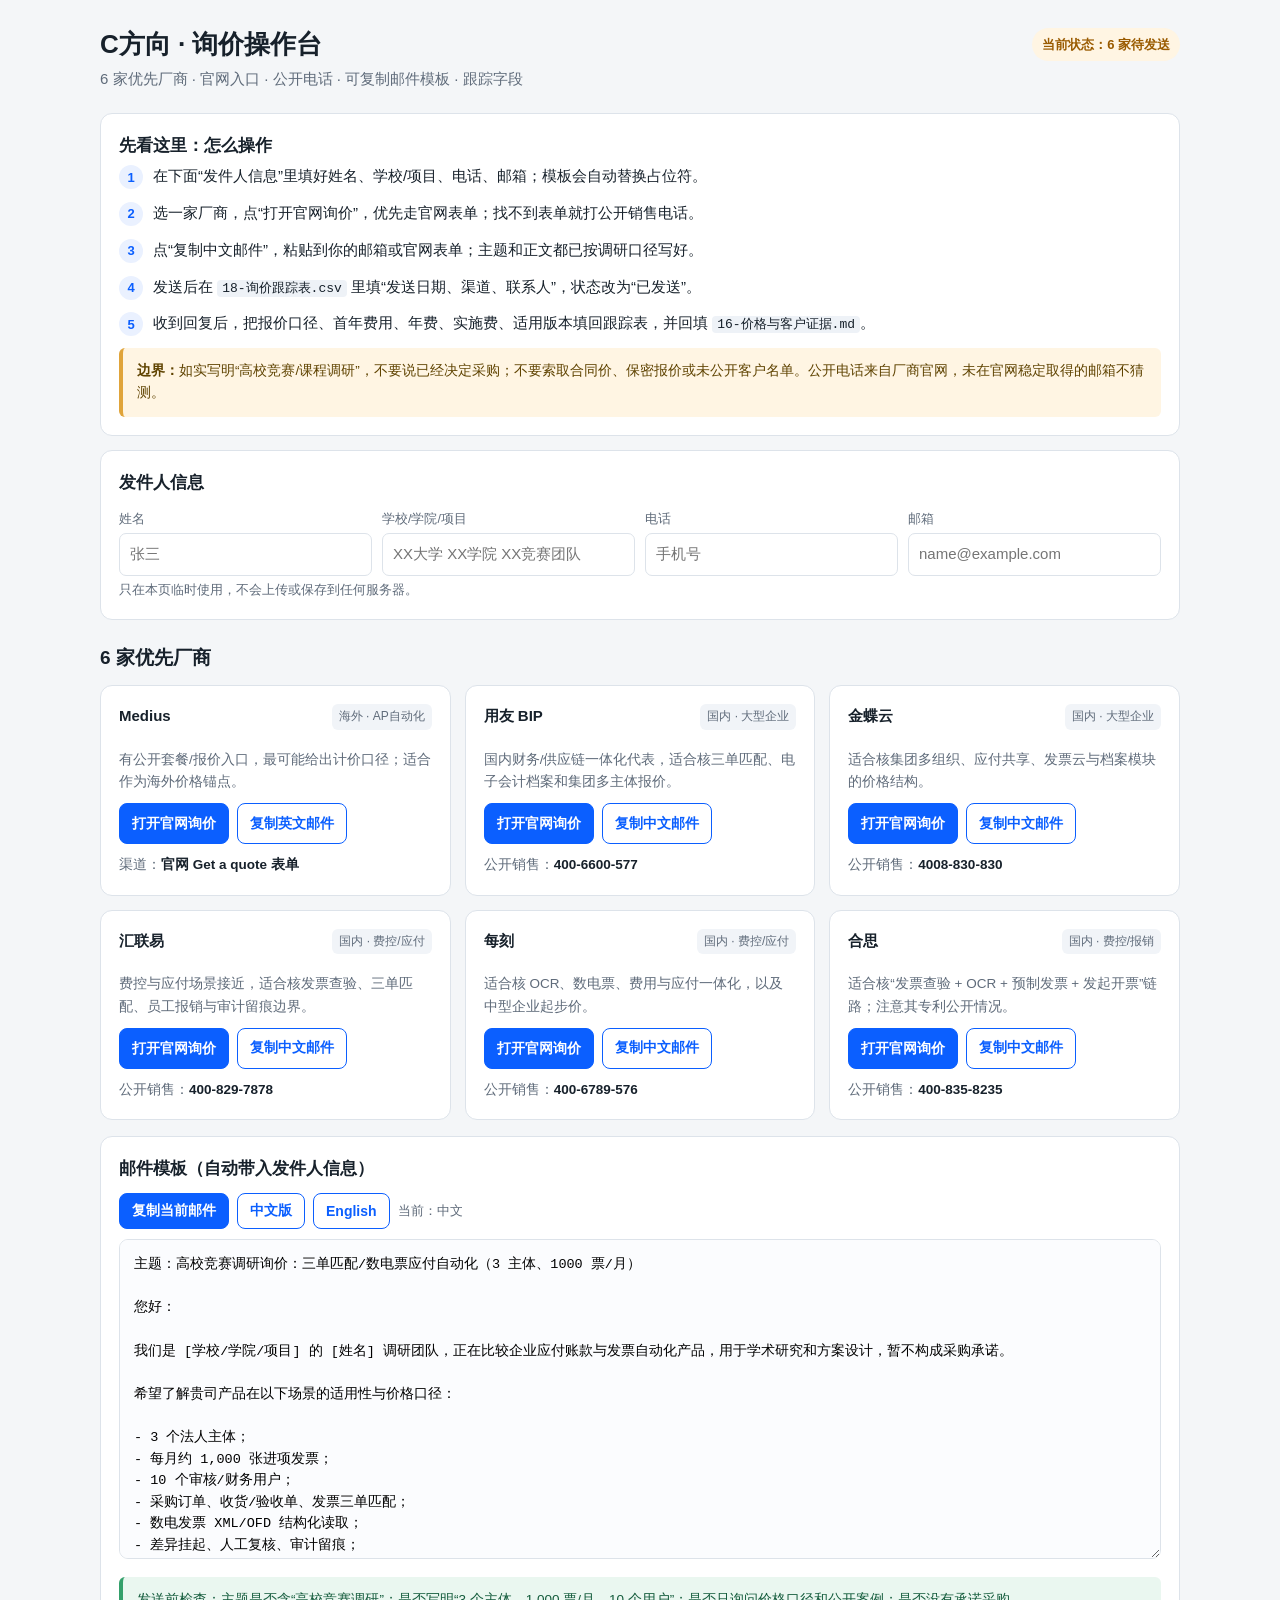
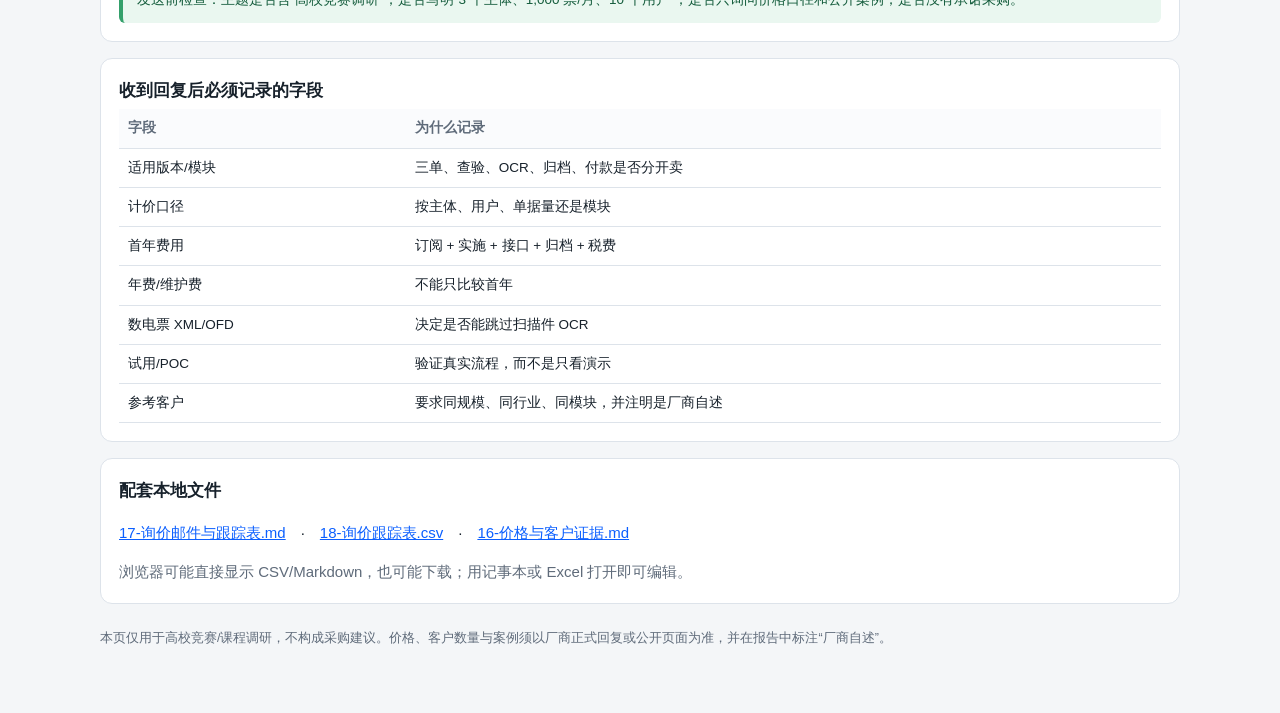
<file: pre-research/Part 1/调研C（竞品、开源项目与专利）/docs/inquiry-portal.html>
<!doctype html>
<html lang="zh-CN">
<head>
<meta charset="utf-8">
<meta name="viewport" content="width=device-width, initial-scale=1">
<title>C方向 · 询价操作台</title>
<style>
  :root{--bg:#f4f6f8;--card:#fff;--ink:#17212b;--muted:#5f6b7a;--line:#dde3ea;--accent:#0b5fff;--accent-soft:#eaf1ff;--warn:#9a5b00;--warn-soft:#fff5e3}
  *{box-sizing:border-box}
  body{margin:0;background:var(--bg);color:var(--ink);font:15px/1.65 -apple-system,BlinkMacSystemFont,"Segoe UI","Microsoft YaHei",sans-serif}
  .wrap{max-width:1120px;margin:0 auto;padding:28px 20px 64px}
  header{display:flex;gap:18px;align-items:flex-start;justify-content:space-between;flex-wrap:wrap;margin-bottom:22px}
  h1{font-size:26px;line-height:1.25;margin:0 0 6px}
  .sub{color:var(--muted);margin:0}
  .badge{display:inline-block;padding:6px 10px;border-radius:999px;background:var(--warn-soft);color:var(--warn);font-size:13px;font-weight:600;white-space:nowrap}
  .grid{display:grid;grid-template-columns:repeat(auto-fit,minmax(310px,1fr));gap:14px}
  .card{background:var(--card);border:1px solid var(--line);border-radius:12px;padding:18px}
  .card h2{font-size:17px;margin:0 0 4px}
  .card h3{font-size:15px;margin:0 0 10px}
  .vendor{display:flex;flex-direction:column;gap:10px}
  .vendor-top{display:flex;align-items:flex-start;justify-content:space-between;gap:10px}
  .tag{font-size:12px;color:var(--muted);background:#f1f4f8;border-radius:6px;padding:3px 7px;white-space:nowrap}
  .why{color:var(--muted);font-size:13.5px;margin:0}
  .actions{display:flex;gap:8px;flex-wrap:wrap}
  a.btn,button.btn{display:inline-flex;align-items:center;justify-content:center;gap:6px;border:1px solid var(--accent);background:var(--accent);color:#fff;text-decoration:none;border-radius:8px;padding:8px 12px;font-size:14px;font-weight:600;cursor:pointer}
  a.btn.ghost,button.btn.ghost{background:#fff;color:var(--accent)}
  a.btn:hover,button.btn:hover{filter:brightness(.96)}
  .phone{font-size:13.5px;color:var(--muted)}
  .phone b{color:var(--ink);font-weight:600}
  .steps{counter-reset:s;margin:0;padding:0;list-style:none}
  .steps li{position:relative;padding-left:34px;margin:0 0 12px}
  .steps li:before{counter-increment:s;content:counter(s);position:absolute;left:0;top:1px;width:24px;height:24px;border-radius:50%;background:var(--accent-soft);color:var(--accent);font-weight:700;font-size:13px;display:flex;align-items:center;justify-content:center}
  .fields{display:grid;grid-template-columns:repeat(auto-fit,minmax(180px,1fr));gap:10px;margin:12px 0 4px}
  label{display:block;font-size:12.5px;color:var(--muted);margin-bottom:4px}
  input{width:100%;padding:8px 10px;border:1px solid var(--line);border-radius:7px;font:inherit;background:#fff}
  input:focus{outline:2px solid var(--accent-soft);border-color:var(--accent)}
  textarea{width:100%;min-height:320px;padding:14px;border:1px solid var(--line);border-radius:9px;font:13.5px/1.6 "Microsoft YaHei",Consolas,monospace;background:#fbfcfe;resize:vertical}
  .toolbar{display:flex;gap:8px;flex-wrap:wrap;margin:10px 0}
  .note{background:var(--warn-soft);border-left:4px solid #e0a43a;border-radius:6px;padding:12px 14px;font-size:13.5px;color:#5f4300}
  .ok{background:#eaf7f0;border-left:4px solid #34a06b;border-radius:6px;padding:12px 14px;font-size:13.5px;color:#145c3c}
  table{width:100%;border-collapse:collapse;font-size:13.5px}
  th,td{text-align:left;padding:8px 9px;border-bottom:1px solid var(--line);vertical-align:top}
  th{color:var(--muted);font-weight:600;background:#fafbfd}
  code{background:#eef2f7;border-radius:4px;padding:1px 5px;font-family:Consolas,monospace;font-size:13px}
  .files a{color:var(--accent)}
  footer{margin-top:24px;color:var(--muted);font-size:12.5px}
  @media print{body{background:#fff}.card{break-inside:avoid}.actions,.toolbar{display:none}}
</style>
</head>
<body>
<div class="wrap">
  <header>
    <div>
      <h1>C方向 · 询价操作台</h1>
      <p class="sub">6 家优先厂商 · 官网入口 · 公开电话 · 可复制邮件模板 · 跟踪字段</p>
    </div>
    <span class="badge">当前状态：6 家待发送</span>
  </header>

  <div class="card" style="margin-bottom:14px">
    <h2>先看这里：怎么操作</h2>
    <ol class="steps">
      <li>在下面“发件人信息”里填好姓名、学校/项目、电话、邮箱；模板会自动替换占位符。</li>
      <li>选一家厂商，点“打开官网询价”，优先走官网表单；找不到表单就打公开销售电话。</li>
      <li>点“复制中文邮件”，粘贴到你的邮箱或官网表单；主题和正文都已按调研口径写好。</li>
      <li>发送后在 <code>18-询价跟踪表.csv</code> 里填“发送日期、渠道、联系人”，状态改为“已发送”。</li>
      <li>收到回复后，把报价口径、首年费用、年费、实施费、适用版本填回跟踪表，并回填 <code>16-价格与客户证据.md</code>。</li>
    </ol>
    <div class="note"><b>边界：</b>如实写明“高校竞赛/课程调研”，不要说已经决定采购；不要索取合同价、保密报价或未公开客户名单。公开电话来自厂商官网，未在官网稳定取得的邮箱不猜测。</div>
  </div>

  <div class="card" style="margin-bottom:14px">
    <h2>发件人信息</h2>
    <div class="fields">
      <div><label for="name">姓名</label><input id="name" placeholder="张三" oninput="render()"></div>
      <div><label for="school">学校/学院/项目</label><input id="school" placeholder="XX大学 XX学院 XX竞赛团队" oninput="render()"></div>
      <div><label for="phone">电话</label><input id="phone" placeholder="手机号" oninput="render()"></div>
      <div><label for="email">邮箱</label><input id="email" placeholder="name@example.com" oninput="render()"></div>
    </div>
    <p class="sub" style="font-size:12.5px">只在本页临时使用，不会上传或保存到任何服务器。</p>
  </div>

  <h2 style="font-size:19px;margin:22px 0 12px">6 家优先厂商</h2>
  <div class="grid">
    <div class="card vendor">
      <div class="vendor-top"><h3>Medius</h3><span class="tag">海外 · AP自动化</span></div>
      <p class="why">有公开套餐/报价入口，最可能给出计价口径；适合作为海外价格锚点。</p>
      <div class="actions">
        <a class="btn" href="https://www.medius.com/pricing/" target="_blank" rel="noopener">打开官网询价</a>
        <button class="btn ghost" onclick="copyFor('Medius')">复制英文邮件</button>
      </div>
      <div class="phone">渠道：<b>官网 Get a quote 表单</b></div>
    </div>

    <div class="card vendor">
      <div class="vendor-top"><h3>用友 BIP</h3><span class="tag">国内 · 大型企业</span></div>
      <p class="why">国内财务/供应链一体化代表，适合核三单匹配、电子会计档案和集团多主体报价。</p>
      <div class="actions">
        <a class="btn" href="https://www.yonyou.com/" target="_blank" rel="noopener">打开官网询价</a>
        <button class="btn ghost" onclick="copyFor('用友 BIP')">复制中文邮件</button>
      </div>
      <div class="phone">公开销售：<b>400-6600-577</b></div>
    </div>

    <div class="card vendor">
      <div class="vendor-top"><h3>金蝶云</h3><span class="tag">国内 · 大型企业</span></div>
      <p class="why">适合核集团多组织、应付共享、发票云与档案模块的价格结构。</p>
      <div class="actions">
        <a class="btn" href="https://www.kingdee.com/" target="_blank" rel="noopener">打开官网询价</a>
        <button class="btn ghost" onclick="copyFor('金蝶云')">复制中文邮件</button>
      </div>
      <div class="phone">公开销售：<b>4008-830-830</b></div>
    </div>

    <div class="card vendor">
      <div class="vendor-top"><h3>汇联易</h3><span class="tag">国内 · 费控/应付</span></div>
      <p class="why">费控与应付场景接近，适合核发票查验、三单匹配、员工报销与审计留痕边界。</p>
      <div class="actions">
        <a class="btn" href="https://www.huilianyi.com/" target="_blank" rel="noopener">打开官网询价</a>
        <button class="btn ghost" onclick="copyFor('汇联易')">复制中文邮件</button>
      </div>
      <div class="phone">公开销售：<b>400-829-7878</b></div>
    </div>

    <div class="card vendor">
      <div class="vendor-top"><h3>每刻</h3><span class="tag">国内 · 费控/应付</span></div>
      <p class="why">适合核 OCR、数电票、费用与应付一体化，以及中型企业起步价。</p>
      <div class="actions">
        <a class="btn" href="https://www.maycur.com/" target="_blank" rel="noopener">打开官网询价</a>
        <button class="btn ghost" onclick="copyFor('每刻')">复制中文邮件</button>
      </div>
      <div class="phone">公开销售：<b>400-6789-576</b></div>
    </div>

    <div class="card vendor">
      <div class="vendor-top"><h3>合思</h3><span class="tag">国内 · 费控/报销</span></div>
      <p class="why">适合核“发票查验 + OCR + 预制发票 + 发起开票”链路；注意其专利公开情况。</p>
      <div class="actions">
        <a class="btn" href="https://www.ekuaibao.com/" target="_blank" rel="noopener">打开官网询价</a>
        <button class="btn ghost" onclick="copyFor('合思')">复制中文邮件</button>
      </div>
      <div class="phone">公开销售：<b>400-835-8235</b></div>
    </div>
  </div>

  <div class="card" style="margin-top:16px">
    <h2>邮件模板（自动带入发件人信息）</h2>
    <div class="toolbar">
      <button class="btn" onclick="copyText(document.getElementById('mail').value)">复制当前邮件</button>
      <button class="btn ghost" onclick="setLang('zh')">中文版</button>
      <button class="btn ghost" onclick="setLang('en')">English</button>
      <span id="langHint" class="sub" style="align-self:center;font-size:12.5px">当前：中文</span>
    </div>
    <textarea id="mail" spellcheck="false"></textarea>
    <div class="ok" style="margin-top:10px">发送前检查：主题是否含“高校竞赛调研”；是否写明“3 个主体、1,000 票/月、10 个用户”；是否只询问价格口径和公开案例；是否没有承诺采购。</div>
  </div>

  <div class="card" style="margin-top:16px">
    <h2>收到回复后必须记录的字段</h2>
    <table>
      <thead><tr><th>字段</th><th>为什么记录</th></tr></thead>
      <tbody>
        <tr><td>适用版本/模块</td><td>三单、查验、OCR、归档、付款是否分开卖</td></tr>
        <tr><td>计价口径</td><td>按主体、用户、单据量还是模块</td></tr>
        <tr><td>首年费用</td><td>订阅 + 实施 + 接口 + 归档 + 税费</td></tr>
        <tr><td>年费/维护费</td><td>不能只比较首年</td></tr>
        <tr><td>数电票 XML/OFD</td><td>决定是否能跳过扫描件 OCR</td></tr>
        <tr><td>试用/POC</td><td>验证真实流程，而不是只看演示</td></tr>
        <tr><td>参考客户</td><td>要求同规模、同行业、同模块，并注明是厂商自述</td></tr>
      </tbody>
    </table>
  </div>

  <div class="card files" style="margin-top:16px">
    <h2>配套本地文件</h2>
    <p><a href="17-%E8%AF%A2%E4%BB%B7%E9%82%AE%E4%BB%B6%E4%B8%8E%E8%B7%9F%E8%B8%AA%E8%A1%A8.md" target="_blank">17-询价邮件与跟踪表.md</a>　·　<a href="../data/csv/18-%E8%AF%A2%E4%BB%B7%E8%B7%9F%E8%B8%AA%E8%A1%A8.csv" target="_blank">18-询价跟踪表.csv</a>　·　<a href="16-%E4%BB%B7%E6%A0%BC%E4%B8%8E%E5%AE%A2%E6%88%B7%E8%AF%81%E6%8D%AE.md" target="_blank">16-价格与客户证据.md</a></p>
    <p class="sub">浏览器可能直接显示 CSV/Markdown，也可能下载；用记事本或 Excel 打开即可编辑。</p>
  </div>

  <footer>本页仅用于高校竞赛/课程调研，不构成采购建议。价格、客户数量与案例须以厂商正式回复或公开页面为准，并在报告中标注“厂商自述”。</footer>
</div>

<script>
const vendors = {
  'Medius': {lang:'en', subject:'Academic benchmarking inquiry: 3-way match and e-invoice AP automation (3 entities, 1,000 invoices/month)'},
  '用友 BIP': {lang:'zh', subject:'高校竞赛调研询价：三单匹配/数电票应付自动化（3 主体、1000 票/月）'},
  '金蝶云': {lang:'zh', subject:'高校竞赛调研询价：三单匹配/数电票应付自动化（3 主体、1000 票/月）'},
  '汇联易': {lang:'zh', subject:'高校竞赛调研询价：三单匹配/数电票应付自动化（3 主体、1000 票/月）'},
  '每刻': {lang:'zh', subject:'高校竞赛调研询价：三单匹配/数电票应付自动化（3 主体、1000 票/月）'},
  '合思': {lang:'zh', subject:'高校竞赛调研询价：三单匹配/数电票应付自动化（3 主体、1000 票/月）'}
};
let currentLang = 'zh';
let currentVendor = '';
function val(id, fallback){ const v = document.getElementById(id).value.trim(); return v || fallback; }
function render(){
  const name = val('name','[姓名]');
  const school = val('school','[学校/学院/项目]');
  const phone = val('phone','[电话]');
  const email = val('email','[邮箱]');
  const subject = vendors[currentVendor] ? vendors[currentVendor].subject : '高校竞赛调研询价：三单匹配/数电票应付自动化（3 主体、1000 票/月）';
  const enSubject = vendors[currentVendor] && vendors[currentVendor].lang === 'en' ? vendors[currentVendor].subject : 'Academic benchmarking inquiry: 3-way match and e-invoice AP automation (3 entities, 1,000 invoices/month)';
  const zh = `主题：${subject}\n\n您好：\n\n我们是 ${school} 的 ${name} 调研团队，正在比较企业应付账款与发票自动化产品，用于学术研究和方案设计，暂不构成采购承诺。\n\n希望了解贵司产品在以下场景的适用性与价格口径：\n\n- 3 个法人主体；\n- 每月约 1,000 张进项发票；\n- 10 个审核/财务用户；\n- 采购订单、收货/验收单、发票三单匹配；\n- 数电发票 XML/OFD 结构化读取；\n- 差异挂起、人工复核、审计留痕；\n- 电子会计档案归档。\n\n想请贵司提供：\n\n1. 适用模块与版本；\n2. 计价方式（按主体/用户/单据量/模块）；\n3. 可公开的价格区间或起步价；\n4. 实施费、接口费、归档费和年维护费；\n5. 是否支持试用/POC；\n6. 同规模或同行业的公开参考案例。\n\n如果方便，烦请回复一份产品介绍和报价口径，或告知更合适的沟通方式。感谢！\n\n${name}\n${school}\n${phone}\n${email}`;
  const en = `Subject: ${enSubject}\n\nHello,\n\nWe are a university research team from ${school}, comparing accounts payable and invoice automation solutions for an academic competition. This is a research inquiry, not a purchase commitment.\n\nWe would like to understand fit and pricing for:\n\n- 3 legal entities;\n- approximately 1,000 inbound invoices per month;\n- 10 finance/review users;\n- three-way matching across purchase order, goods receipt, and invoice;\n- structured XML/OFD e-invoice ingestion;\n- exception hold, human review, and audit trail;\n- electronic archive.\n\nCould you share:\n\n1. the relevant product edition/modules;\n2. pricing metric (entity/user/volume/module);\n3. a public price range or starting price;\n4. implementation, integration, archive, and annual support fees;\n5. trial/POC availability;\n6. public reference customers of similar scale.\n\nA product deck and indicative pricing model would be very helpful. Thank you.\n\n${name}\n${school}\n${phone}\n${email}`;
  document.getElementById('mail').value = currentLang === 'zh' ? zh : en;
  document.getElementById('langHint').textContent = '当前：' + (currentLang === 'zh' ? '中文' : 'English') + (currentVendor ? ' · ' + currentVendor : '');
}
function setLang(lang){ currentLang = lang; render(); }
function copyFor(vendor){ currentVendor = vendor; currentLang = vendors[vendor].lang; render(); copyText(document.getElementById('mail').value); }
function fallbackCopy(text){
  const ta = document.createElement('textarea');
  ta.value = text; ta.style.position='fixed'; ta.style.opacity='0';
  document.body.appendChild(ta); ta.select();
  try{ document.execCommand('copy'); }catch(e){}
  document.body.removeChild(ta);
  alert('邮件已复制到剪贴板，可以粘贴到邮箱或官网表单。');
}
function copyText(text){
  if(navigator.clipboard && window.isSecureContext){
    navigator.clipboard.writeText(text).then(()=>alert('邮件已复制到剪贴板，可以粘贴到邮箱或官网表单。')).catch(()=>fallbackCopy(text));
  }else{ fallbackCopy(text); }
}
render();
</script>
</body>
</html>
</file>
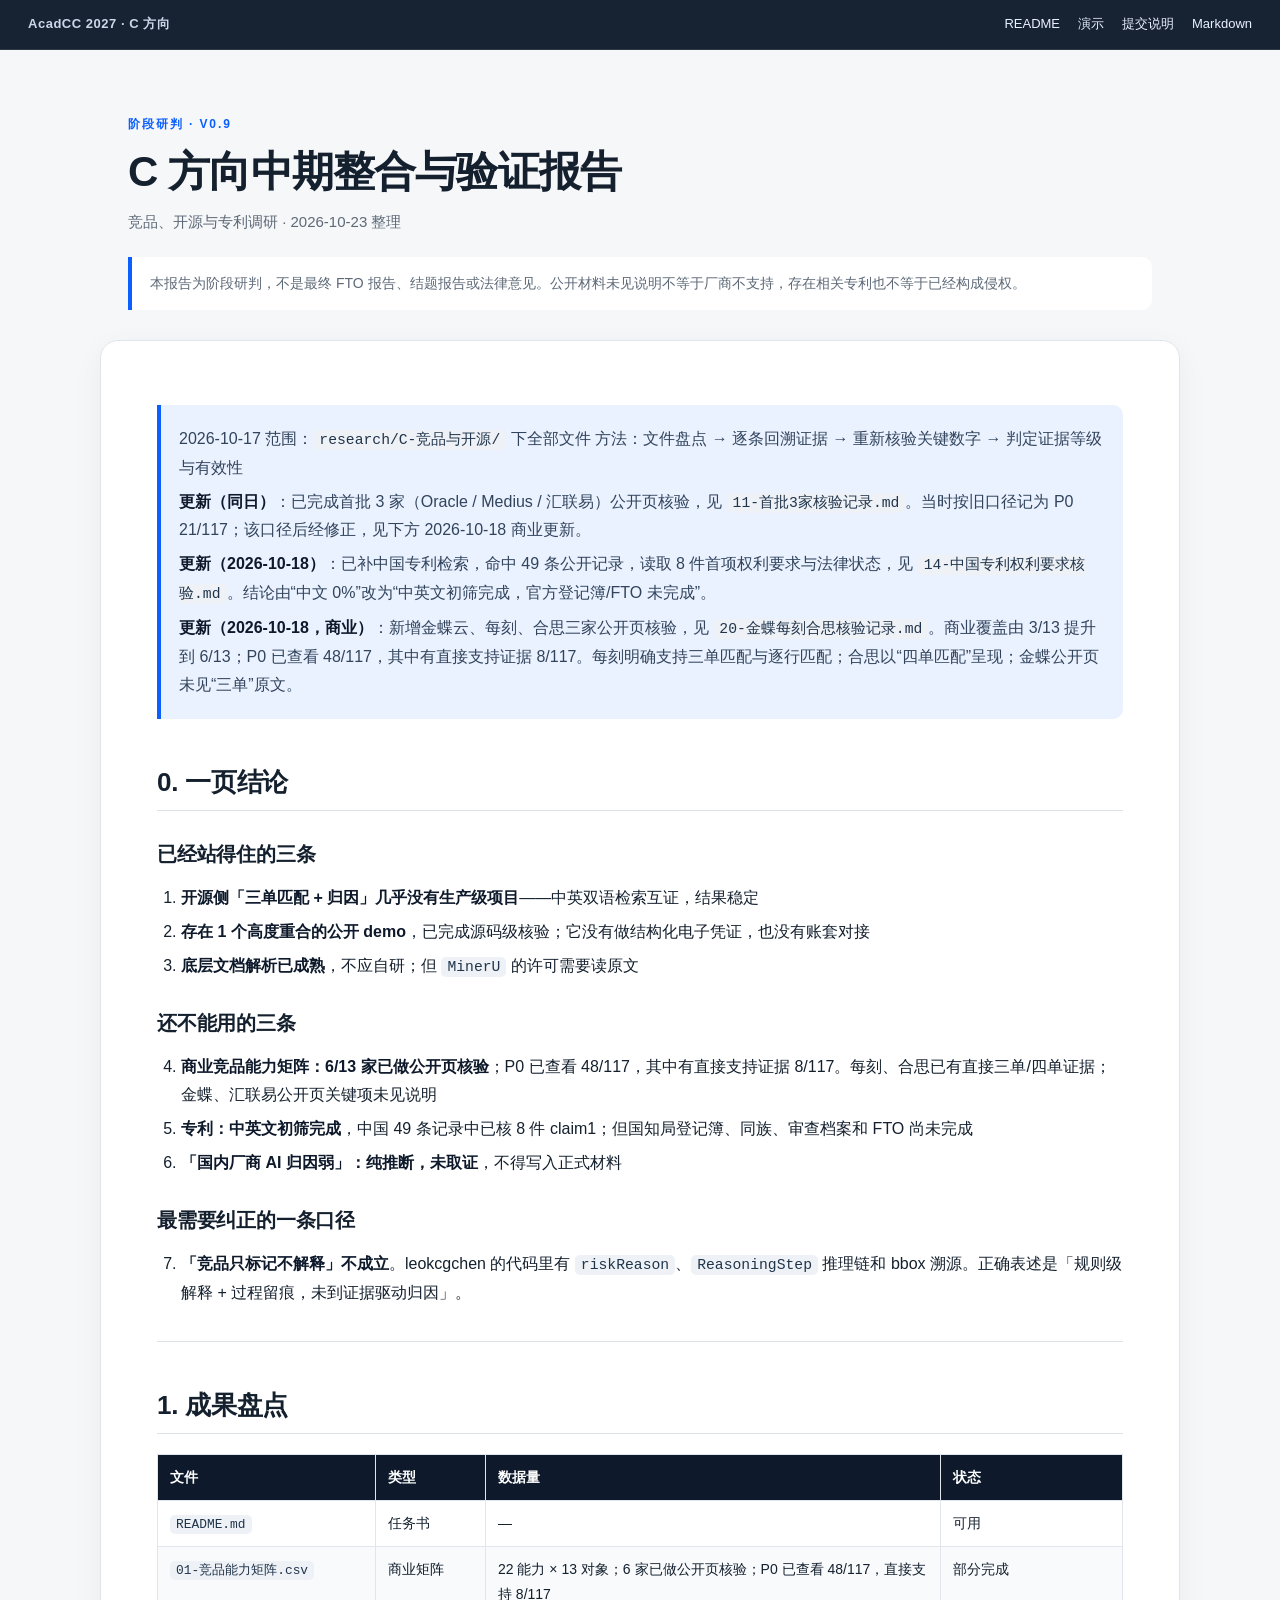
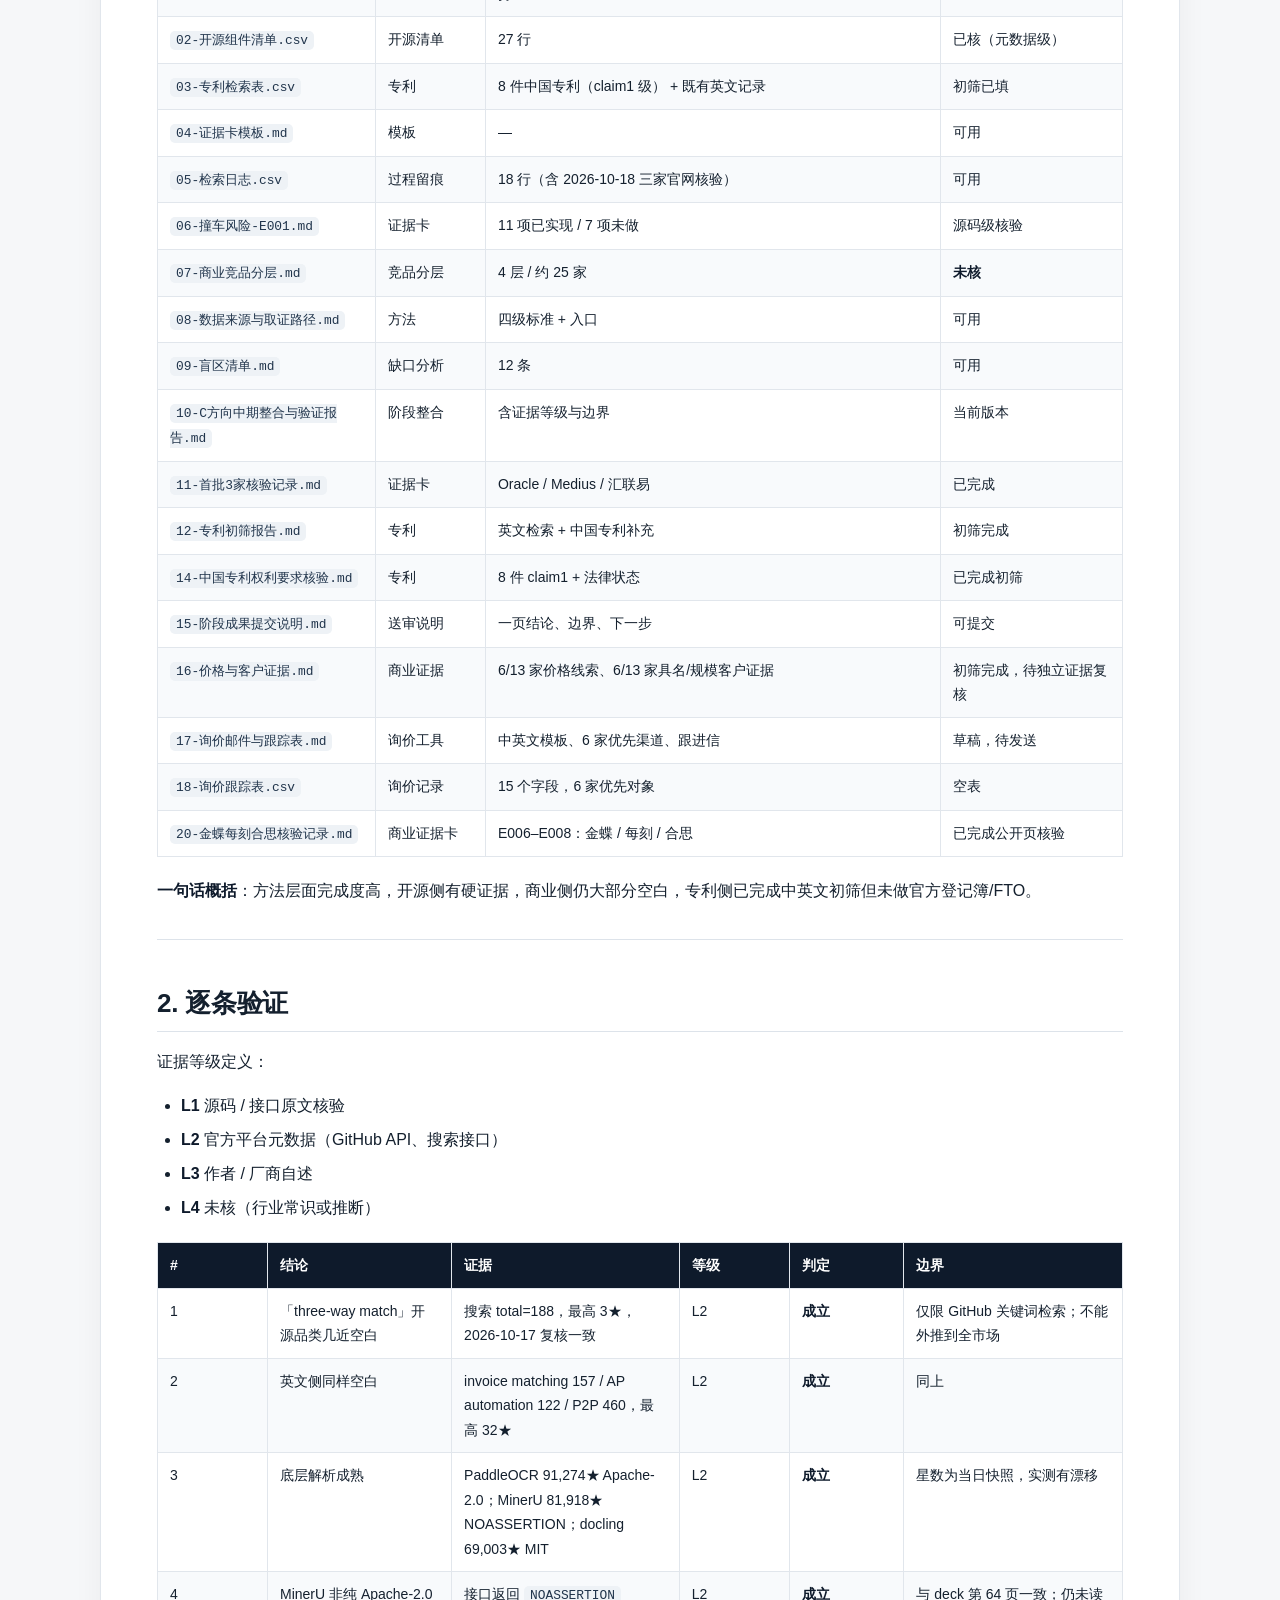
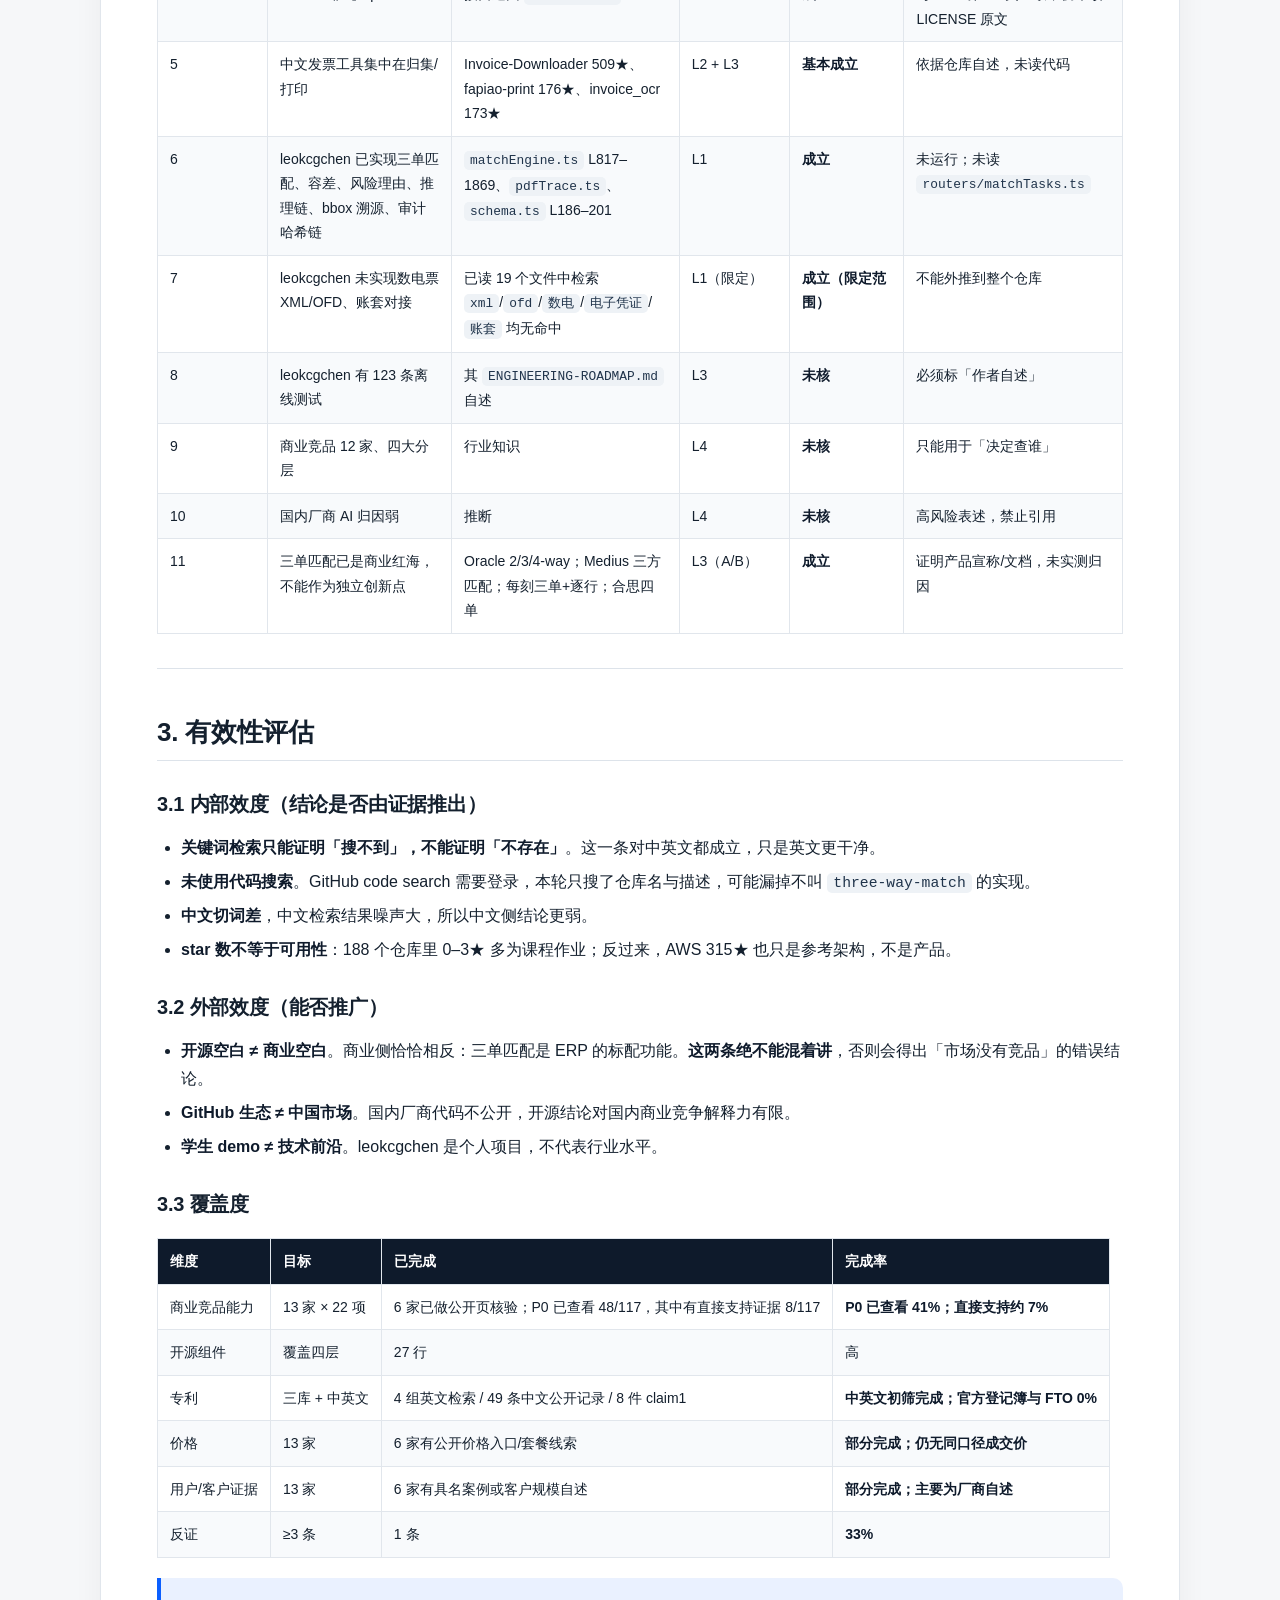
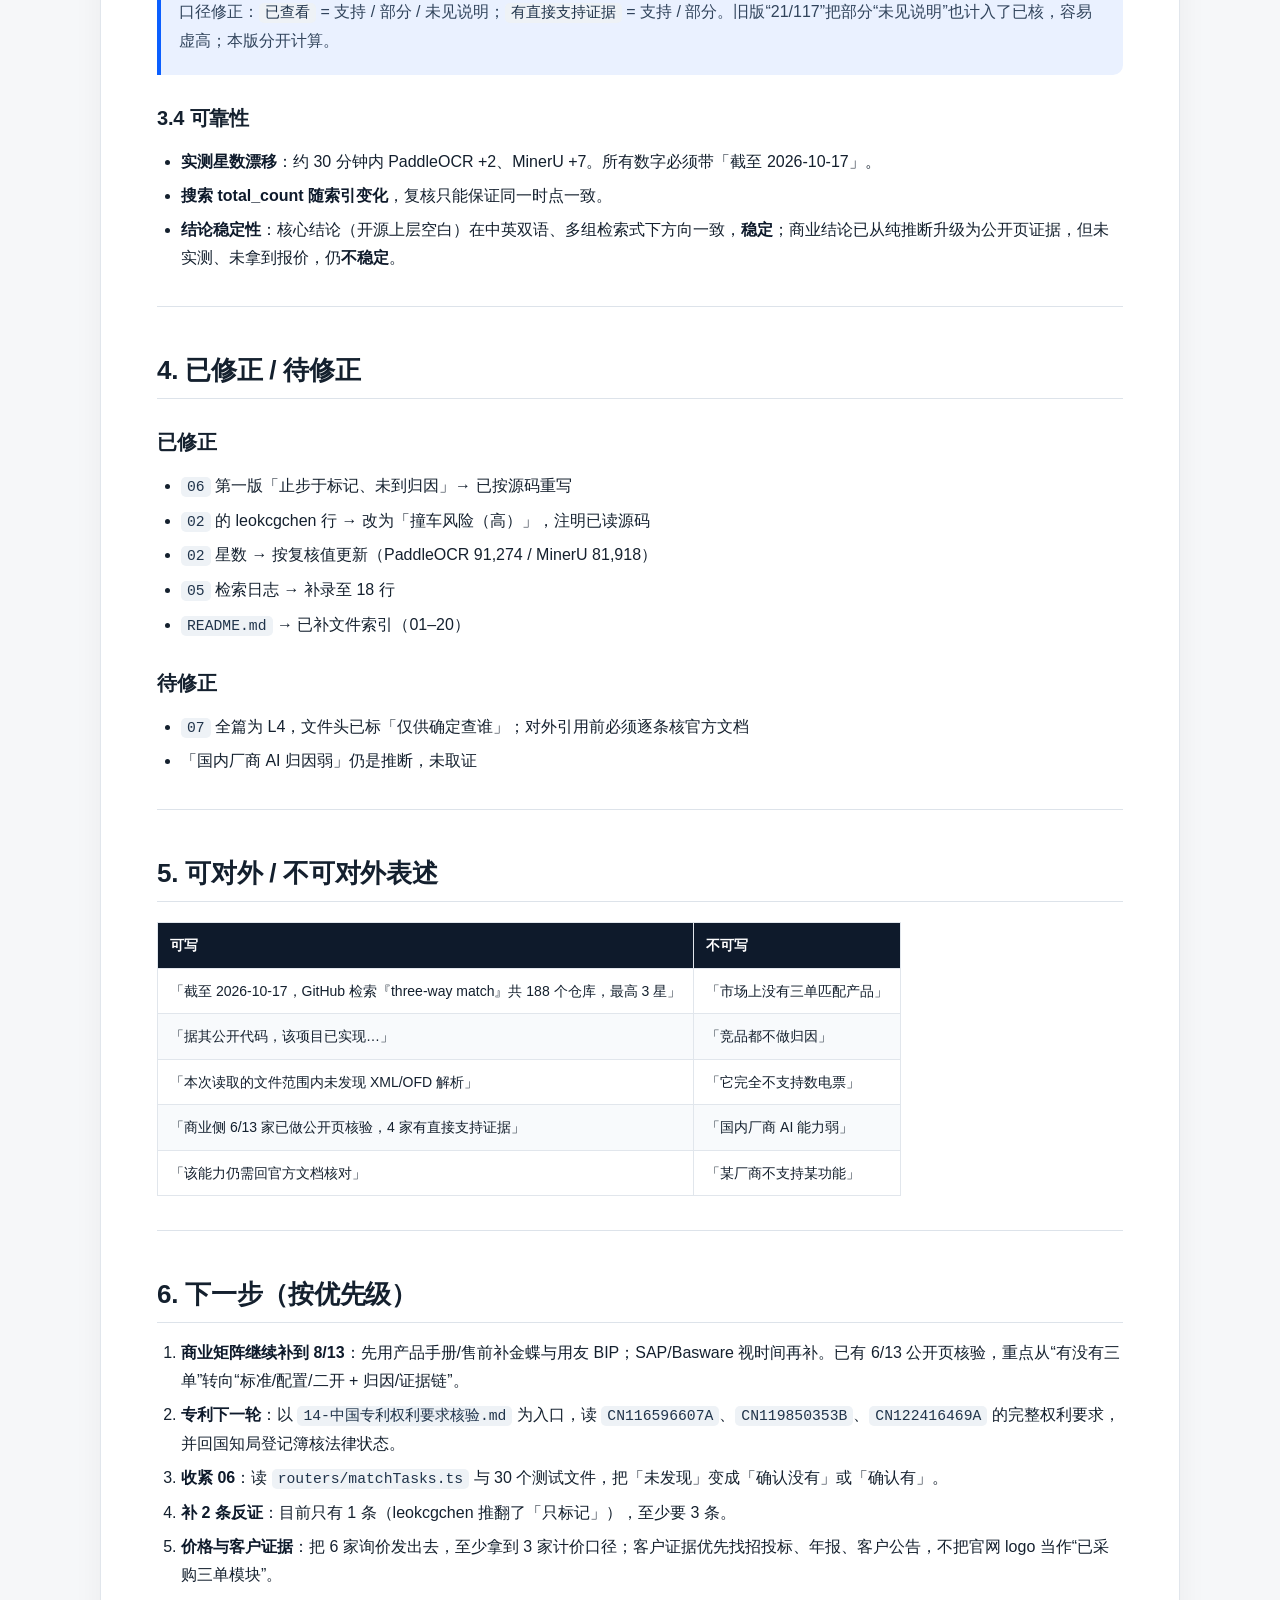
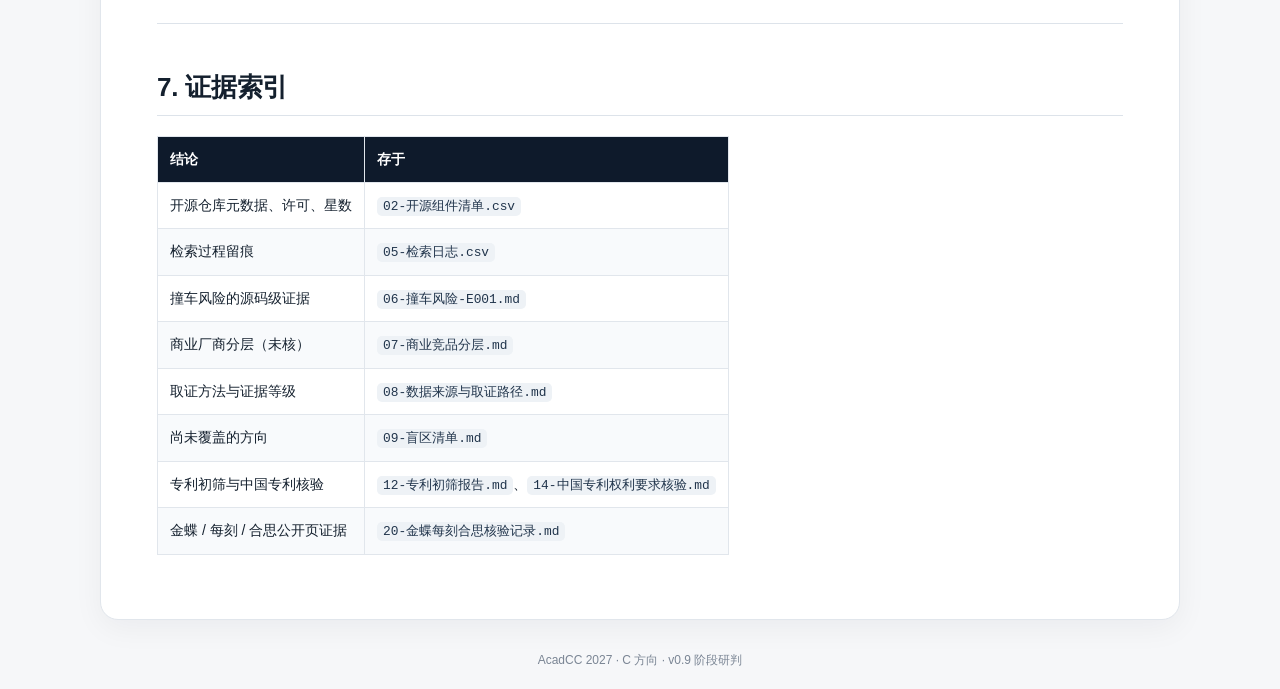
<file: pre-research/Part 1/调研C（竞品、开源项目与专利）/report/C方向调研报告.html>
<!doctype html>
<html lang="zh-CN">
<head>
  <meta charset="utf-8">
  <meta name="viewport" content="width=device-width, initial-scale=1">
  <meta name="description" content="C 方向中期整合与验证报告">
  <title>C 方向中期整合与验证报告｜AcadCC 2027 C 方向</title>
  <style>
:root{--ink:#14202e;--muted:#5d6977;--soft:#7a8594;--line:#dde3ea;--bg:#f6f7f9;--blue:#0b5fff;--navy:#0e1a2b;--blue-soft:#eaf1ff;--red:#b42318;--red-soft:#feecea;--green:#0f7b4f;--green-soft:#eaf7f0;--amber:#9a5b00;--amber-soft:#fff4e5}
*{box-sizing:border-box}html{scroll-behavior:smooth}body{margin:0;background:var(--bg);color:var(--ink);font-family:"Microsoft YaHei","PingFang SC","Noto Sans CJK SC",sans-serif;line-height:1.75}
a{color:var(--blue);text-decoration:none}a:hover{text-decoration:underline}.topbar{position:sticky;top:0;z-index:5;display:flex;justify-content:space-between;align-items:center;gap:20px;padding:13px 28px;background:rgba(14,26,43,.96);color:#fff;backdrop-filter:blur(12px);border-bottom:1px solid rgba(255,255,255,.1)}
.topbar .brand{font-size:13px;font-weight:700;letter-spacing:.04em;color:#cbd8ea}.topbar nav{display:flex;gap:18px;flex-wrap:wrap}.topbar nav a{color:#eaf1ff;font-size:13px;text-decoration:none}.topbar nav a:hover{color:#8fb4ff}
.hero{max-width:1080px;margin:0 auto;padding:64px 28px 30px}.eyebrow{color:var(--blue);font-size:12px;font-weight:800;letter-spacing:.16em}.hero h1{margin:12px 0 12px;font-size:42px;line-height:1.2;letter-spacing:-.02em}.hero p{margin:0;color:var(--muted);font-size:15px}.hero .boundary{margin-top:22px;padding:14px 18px;border-left:4px solid var(--blue);border-radius:0 10px 10px 0;background:#fff;color:var(--muted);font-size:14px}
.report{max-width:1080px;margin:0 auto 70px;padding:44px 56px;background:#fff;border:1px solid #e1e6ec;border-radius:18px;box-shadow:0 8px 30px rgba(14,26,43,.05)}
.report>h1:first-child{display:none}.report h1,.report h2,.report h3,.report h4{line-height:1.35;letter-spacing:-.01em}.report h1{font-size:34px;margin:0 0 24px}.report h2{margin:46px 0 16px;padding-bottom:10px;border-bottom:1px solid var(--line);font-size:26px}.report h3{margin:30px 0 12px;font-size:20px}.report h4{margin:24px 0 10px;font-size:17px}.report p{margin:12px 0}.report ul,.report ol{padding-left:1.5em}.report li{margin:6px 0}.report strong{color:#0e1a2b}.report blockquote{margin:20px 0;padding:14px 18px;border-left:4px solid var(--blue);border-radius:0 10px 10px 0;background:var(--blue-soft);color:#31445c}.report blockquote p{margin:6px 0}.report code{padding:2px 6px;border-radius:5px;background:#eef2f6;color:#20344b;font-family:Consolas,"SFMono-Regular",monospace;font-size:.92em}.report pre{overflow:auto;padding:18px;border-radius:12px;background:#101c2c;color:#e9f2ff}.report pre code{padding:0;background:none;color:inherit}.report table{display:block;width:100%;overflow:auto;margin:20px 0;border-collapse:collapse;font-size:14px}.report th,.report td{min-width:110px;padding:10px 12px;border:1px solid #e1e6ec;vertical-align:top}.report th{background:var(--navy);color:#fff;text-align:left}.report tbody tr:nth-child(even){background:#f8fafc}.report hr{margin:34px 0;border:0;border-top:1px solid var(--line)}.report a{word-break:break-word}
.footer-note{max-width:1080px;margin:-40px auto 60px;padding:0 28px;color:var(--soft);font-size:12px;text-align:center}
@media(max-width:760px){.topbar{padding:12px 16px}.topbar nav{gap:12px}.hero{padding:40px 18px 22px}.hero h1{font-size:32px}.report{margin:0 12px 40px;padding:28px 20px}.report table{font-size:12px}.footer-note{padding:0 18px}}
@media print{body{background:#fff}.topbar,.hero .boundary,.footer-note{display:none}.hero{max-width:none;padding:0 0 18px}.report{max-width:none;margin:0;padding:0;border:0;box-shadow:none}.report table{display:table;overflow:visible}.report pre{white-space:pre-wrap}}
</style>
</head>
<body>
  <header class="topbar">
    <div class="brand">AcadCC 2027 · C 方向</div>
    <nav><a href="../README.md">README</a><a href="../presentation/index.html">演示</a><a href="../docs/15-阶段成果提交说明.md">提交说明</a><a href="C方向调研报告.md">Markdown</a></nav>
  </header>
  <section class="hero">
    <div class="eyebrow">阶段研判 · V0.9</div>
    <h1>C 方向中期整合与验证报告</h1>
    <p>竞品、开源与专利调研 · 2026-10-23 整理</p>
    <div class="boundary">本报告为阶段研判，不是最终 FTO 报告、结题报告或法律意见。公开材料未见说明不等于厂商不支持，存在相关专利也不等于已经构成侵权。</div>
  </section>
  <main class="report"><blockquote>
<p>2026-10-17
范围：<code>research/C-竞品与开源/</code> 下全部文件
方法：文件盘点 → 逐条回溯证据 → 重新核验关键数字 → 判定证据等级与有效性</p>
<p><strong>更新（同日）</strong>：已完成首批 3 家（Oracle / Medius / 汇联易）公开页核验，见 <code>11-首批3家核验记录.md</code>。当时按旧口径记为 P0 21/117；该口径后经修正，见下方 2026-10-18 商业更新。</p>
<p><strong>更新（2026-10-18）</strong>：已补中国专利检索，命中 49 条公开记录，读取 8 件首项权利要求与法律状态，见 <code>14-中国专利权利要求核验.md</code>。结论由“中文 0%”改为“中英文初筛完成，官方登记簿/FTO 未完成”。</p>
<p><strong>更新（2026-10-18，商业）</strong>：新增金蝶云、每刻、合思三家公开页核验，见 <code>20-金蝶每刻合思核验记录.md</code>。商业覆盖由 3/13 提升到 6/13；P0 已查看 48/117，其中有直接支持证据 8/117。每刻明确支持三单匹配与逐行匹配；合思以“四单匹配”呈现；金蝶公开页未见“三单”原文。</p>
</blockquote>
<h2>0. 一页结论</h2>
<h3>已经站得住的三条</h3>
<ol>
<li><strong>开源侧「三单匹配 + 归因」几乎没有生产级项目</strong>——中英双语检索互证，结果稳定</li>
<li><strong>存在 1 个高度重合的公开 demo</strong>，已完成源码级核验；它没有做结构化电子凭证，也没有账套对接</li>
<li><strong>底层文档解析已成熟</strong>，不应自研；但 <code>MinerU</code> 的许可需要读原文</li>
</ol>
<h3>还不能用的三条</h3>
<ol start="4">
<li><strong>商业竞品能力矩阵：6/13 家已做公开页核验</strong>；P0 已查看 48/117，其中有直接支持证据 8/117。每刻、合思已有直接三单/四单证据；金蝶、汇联易公开页关键项未见说明</li>
<li><strong>专利：中英文初筛完成</strong>，中国 49 条记录中已核 8 件 claim1；但国知局登记簿、同族、审查档案和 FTO 尚未完成</li>
<li><strong>「国内厂商 AI 归因弱」：纯推断，未取证</strong>，不得写入正式材料</li>
</ol>
<h3>最需要纠正的一条口径</h3>
<ol start="7">
<li><strong>「竞品只标记不解释」不成立</strong>。leokcgchen 的代码里有 <code>riskReason</code>、<code>ReasoningStep</code> 推理链和 bbox 溯源。正确表述是「规则级解释 + 过程留痕，未到证据驱动归因」。</li>
</ol>
<hr>
<h2>1. 成果盘点</h2>
<table>
<thead>
<tr>
<th>文件</th>
<th>类型</th>
<th>数据量</th>
<th>状态</th>
</tr>
</thead>
<tbody><tr>
<td><code>README.md</code></td>
<td>任务书</td>
<td>—</td>
<td>可用</td>
</tr>
<tr>
<td><code>01-竞品能力矩阵.csv</code></td>
<td>商业矩阵</td>
<td>22 能力 × 13 对象；6 家已做公开页核验；P0 已查看 48/117，直接支持 8/117</td>
<td>部分完成</td>
</tr>
<tr>
<td><code>02-开源组件清单.csv</code></td>
<td>开源清单</td>
<td>27 行</td>
<td>已核（元数据级）</td>
</tr>
<tr>
<td><code>03-专利检索表.csv</code></td>
<td>专利</td>
<td>8 件中国专利（claim1 级） + 既有英文记录</td>
<td>初筛已填</td>
</tr>
<tr>
<td><code>04-证据卡模板.md</code></td>
<td>模板</td>
<td>—</td>
<td>可用</td>
</tr>
<tr>
<td><code>05-检索日志.csv</code></td>
<td>过程留痕</td>
<td>18 行（含 2026-10-18 三家官网核验）</td>
<td>可用</td>
</tr>
<tr>
<td><code>06-撞车风险-E001.md</code></td>
<td>证据卡</td>
<td>11 项已实现 / 7 项未做</td>
<td>源码级核验</td>
</tr>
<tr>
<td><code>07-商业竞品分层.md</code></td>
<td>竞品分层</td>
<td>4 层 / 约 25 家</td>
<td><strong>未核</strong></td>
</tr>
<tr>
<td><code>08-数据来源与取证路径.md</code></td>
<td>方法</td>
<td>四级标准 + 入口</td>
<td>可用</td>
</tr>
<tr>
<td><code>09-盲区清单.md</code></td>
<td>缺口分析</td>
<td>12 条</td>
<td>可用</td>
</tr>
<tr>
<td><code>10-C方向中期整合与验证报告.md</code></td>
<td>阶段整合</td>
<td>含证据等级与边界</td>
<td>当前版本</td>
</tr>
<tr>
<td><code>11-首批3家核验记录.md</code></td>
<td>证据卡</td>
<td>Oracle / Medius / 汇联易</td>
<td>已完成</td>
</tr>
<tr>
<td><code>12-专利初筛报告.md</code></td>
<td>专利</td>
<td>英文检索 + 中国专利补充</td>
<td>初筛完成</td>
</tr>
<tr>
<td><code>14-中国专利权利要求核验.md</code></td>
<td>专利</td>
<td>8 件 claim1 + 法律状态</td>
<td>已完成初筛</td>
</tr>
<tr>
<td><code>15-阶段成果提交说明.md</code></td>
<td>送审说明</td>
<td>一页结论、边界、下一步</td>
<td>可提交</td>
</tr>
<tr>
<td><code>16-价格与客户证据.md</code></td>
<td>商业证据</td>
<td>6/13 家价格线索、6/13 家具名/规模客户证据</td>
<td>初筛完成，待独立证据复核</td>
</tr>
<tr>
<td><code>17-询价邮件与跟踪表.md</code></td>
<td>询价工具</td>
<td>中英文模板、6 家优先渠道、跟进信</td>
<td>草稿，待发送</td>
</tr>
<tr>
<td><code>18-询价跟踪表.csv</code></td>
<td>询价记录</td>
<td>15 个字段，6 家优先对象</td>
<td>空表</td>
</tr>
<tr>
<td><code>20-金蝶每刻合思核验记录.md</code></td>
<td>商业证据卡</td>
<td>E006–E008：金蝶 / 每刻 / 合思</td>
<td>已完成公开页核验</td>
</tr>
</tbody></table>
<p><strong>一句话概括</strong>：方法层面完成度高，开源侧有硬证据，商业侧仍大部分空白，专利侧已完成中英文初筛但未做官方登记簿/FTO。</p>
<hr>
<h2>2. 逐条验证</h2>
<p>证据等级定义：</p>
<ul>
<li><strong>L1</strong> 源码 / 接口原文核验</li>
<li><strong>L2</strong> 官方平台元数据（GitHub API、搜索接口）</li>
<li><strong>L3</strong> 作者 / 厂商自述</li>
<li><strong>L4</strong> 未核（行业常识或推断）</li>
</ul>
<table>
<thead>
<tr>
<th>#</th>
<th>结论</th>
<th>证据</th>
<th>等级</th>
<th>判定</th>
<th>边界</th>
</tr>
</thead>
<tbody><tr>
<td>1</td>
<td>「three-way match」开源品类几近空白</td>
<td>搜索 total=188，最高 3★，2026-10-17 复核一致</td>
<td>L2</td>
<td><strong>成立</strong></td>
<td>仅限 GitHub 关键词检索；不能外推到全市场</td>
</tr>
<tr>
<td>2</td>
<td>英文侧同样空白</td>
<td>invoice matching 157 / AP automation 122 / P2P 460，最高 32★</td>
<td>L2</td>
<td><strong>成立</strong></td>
<td>同上</td>
</tr>
<tr>
<td>3</td>
<td>底层解析成熟</td>
<td>PaddleOCR 91,274★ Apache-2.0；MinerU 81,918★ NOASSERTION；docling 69,003★ MIT</td>
<td>L2</td>
<td><strong>成立</strong></td>
<td>星数为当日快照，实测有漂移</td>
</tr>
<tr>
<td>4</td>
<td>MinerU 非纯 Apache-2.0</td>
<td>接口返回 <code>NOASSERTION</code></td>
<td>L2</td>
<td><strong>成立</strong></td>
<td>与 deck 第 64 页一致；仍未读 LICENSE 原文</td>
</tr>
<tr>
<td>5</td>
<td>中文发票工具集中在归集/打印</td>
<td>Invoice-Downloader 509★、fapiao-print 176★、invoice_ocr 173★</td>
<td>L2 + L3</td>
<td><strong>基本成立</strong></td>
<td>依据仓库自述，未读代码</td>
</tr>
<tr>
<td>6</td>
<td>leokcgchen 已实现三单匹配、容差、风险理由、推理链、bbox 溯源、审计哈希链</td>
<td><code>matchEngine.ts</code> L817–1869、<code>pdfTrace.ts</code>、<code>schema.ts</code> L186–201</td>
<td>L1</td>
<td><strong>成立</strong></td>
<td>未运行；未读 <code>routers/matchTasks.ts</code></td>
</tr>
<tr>
<td>7</td>
<td>leokcgchen 未实现数电票 XML/OFD、账套对接</td>
<td>已读 19 个文件中检索 <code>xml</code>/<code>ofd</code>/<code>数电</code>/<code>电子凭证</code>/<code>账套</code> 均无命中</td>
<td>L1（限定）</td>
<td><strong>成立（限定范围）</strong></td>
<td>不能外推到整个仓库</td>
</tr>
<tr>
<td>8</td>
<td>leokcgchen 有 123 条离线测试</td>
<td>其 <code>ENGINEERING-ROADMAP.md</code> 自述</td>
<td>L3</td>
<td><strong>未核</strong></td>
<td>必须标「作者自述」</td>
</tr>
<tr>
<td>9</td>
<td>商业竞品 12 家、四大分层</td>
<td>行业知识</td>
<td>L4</td>
<td><strong>未核</strong></td>
<td>只能用于「决定查谁」</td>
</tr>
<tr>
<td>10</td>
<td>国内厂商 AI 归因弱</td>
<td>推断</td>
<td>L4</td>
<td><strong>未核</strong></td>
<td>高风险表述，禁止引用</td>
</tr>
<tr>
<td>11</td>
<td>三单匹配已是商业红海，不能作为独立创新点</td>
<td>Oracle 2/3/4-way；Medius 三方匹配；每刻三单+逐行；合思四单</td>
<td>L3（A/B）</td>
<td><strong>成立</strong></td>
<td>证明产品宣称/文档，未实测归因</td>
</tr>
</tbody></table>
<hr>
<h2>3. 有效性评估</h2>
<h3>3.1 内部效度（结论是否由证据推出）</h3>
<ul>
<li><strong>关键词检索只能证明「搜不到」，不能证明「不存在」</strong>。这一条对中英文都成立，只是英文更干净。</li>
<li><strong>未使用代码搜索</strong>。GitHub code search 需要登录，本轮只搜了仓库名与描述，可能漏掉不叫 <code>three-way-match</code> 的实现。</li>
<li><strong>中文切词差</strong>，中文检索结果噪声大，所以中文侧结论更弱。</li>
<li><strong>star 数不等于可用性</strong>：188 个仓库里 0–3★ 多为课程作业；反过来，AWS 315★ 也只是参考架构，不是产品。</li>
</ul>
<h3>3.2 外部效度（能否推广）</h3>
<ul>
<li><strong>开源空白 ≠ 商业空白</strong>。商业侧恰恰相反：三单匹配是 ERP 的标配功能。<strong>这两条绝不能混着讲</strong>，否则会得出「市场没有竞品」的错误结论。</li>
<li><strong>GitHub 生态 ≠ 中国市场</strong>。国内厂商代码不公开，开源结论对国内商业竞争解释力有限。</li>
<li><strong>学生 demo ≠ 技术前沿</strong>。leokcgchen 是个人项目，不代表行业水平。</li>
</ul>
<h3>3.3 覆盖度</h3>
<table>
<thead>
<tr>
<th>维度</th>
<th>目标</th>
<th>已完成</th>
<th>完成率</th>
</tr>
</thead>
<tbody><tr>
<td>商业竞品能力</td>
<td>13 家 × 22 项</td>
<td>6 家已做公开页核验；P0 已查看 48/117，其中有直接支持证据 8/117</td>
<td><strong>P0 已查看 41%；直接支持约 7%</strong></td>
</tr>
<tr>
<td>开源组件</td>
<td>覆盖四层</td>
<td>27 行</td>
<td>高</td>
</tr>
<tr>
<td>专利</td>
<td>三库 + 中英文</td>
<td>4 组英文检索 / 49 条中文公开记录 / 8 件 claim1</td>
<td><strong>中英文初筛完成；官方登记簿与 FTO 0%</strong></td>
</tr>
<tr>
<td>价格</td>
<td>13 家</td>
<td>6 家有公开价格入口/套餐线索</td>
<td><strong>部分完成；仍无同口径成交价</strong></td>
</tr>
<tr>
<td>用户/客户证据</td>
<td>13 家</td>
<td>6 家有具名案例或客户规模自述</td>
<td><strong>部分完成；主要为厂商自述</strong></td>
</tr>
<tr>
<td>反证</td>
<td>≥3 条</td>
<td>1 条</td>
<td><strong>33%</strong></td>
</tr>
</tbody></table>
<blockquote>
<p>口径修正：<code>已查看</code> = 支持 / 部分 / 未见说明；<code>有直接支持证据</code> = 支持 / 部分。旧版“21/117”把部分“未见说明”也计入了已核，容易虚高；本版分开计算。</p>
</blockquote>
<h3>3.4 可靠性</h3>
<ul>
<li><strong>实测星数漂移</strong>：约 30 分钟内 PaddleOCR +2、MinerU +7。所有数字必须带「截至 2026-10-17」。</li>
<li><strong>搜索 total_count 随索引变化</strong>，复核只能保证同一时点一致。</li>
<li><strong>结论稳定性</strong>：核心结论（开源上层空白）在中英双语、多组检索式下方向一致，<strong>稳定</strong>；商业结论已从纯推断升级为公开页证据，但未实测、未拿到报价，仍<strong>不稳定</strong>。</li>
</ul>
<hr>
<h2>4. 已修正 / 待修正</h2>
<h3>已修正</h3>
<ul>
<li><code>06</code> 第一版「止步于标记、未到归因」→ 已按源码重写</li>
<li><code>02</code> 的 leokcgchen 行 → 改为「撞车风险（高）」，注明已读源码</li>
<li><code>02</code> 星数 → 按复核值更新（PaddleOCR 91,274 / MinerU 81,918）</li>
<li><code>05</code> 检索日志 → 补录至 18 行</li>
<li><code>README.md</code> → 已补文件索引（01–20）</li>
</ul>
<h3>待修正</h3>
<ul>
<li><code>07</code> 全篇为 L4，文件头已标「仅供确定查谁」；对外引用前必须逐条核官方文档</li>
<li>「国内厂商 AI 归因弱」仍是推断，未取证</li>
</ul>
<hr>
<h2>5. 可对外 / 不可对外表述</h2>
<table>
<thead>
<tr>
<th>可写</th>
<th>不可写</th>
</tr>
</thead>
<tbody><tr>
<td>「截至 2026-10-17，GitHub 检索『three-way match』共 188 个仓库，最高 3 星」</td>
<td>「市场上没有三单匹配产品」</td>
</tr>
<tr>
<td>「据其公开代码，该项目已实现…」</td>
<td>「竞品都不做归因」</td>
</tr>
<tr>
<td>「本次读取的文件范围内未发现 XML/OFD 解析」</td>
<td>「它完全不支持数电票」</td>
</tr>
<tr>
<td>「商业侧 6/13 家已做公开页核验，4 家有直接支持证据」</td>
<td>「国内厂商 AI 能力弱」</td>
</tr>
<tr>
<td>「该能力仍需回官方文档核对」</td>
<td>「某厂商不支持某功能」</td>
</tr>
</tbody></table>
<hr>
<h2>6. 下一步（按优先级）</h2>
<ol>
<li><strong>商业矩阵继续补到 8/13</strong>：先用产品手册/售前补金蝶与用友 BIP；SAP/Basware 视时间再补。已有 6/13 公开页核验，重点从“有没有三单”转向“标准/配置/二开 + 归因/证据链”。</li>
<li><strong>专利下一轮</strong>：以 <code>14-中国专利权利要求核验.md</code> 为入口，读 <code>CN116596607A</code>、<code>CN119850353B</code>、<code>CN122416469A</code> 的完整权利要求，并回国知局登记簿核法律状态。</li>
<li><strong>收紧 06</strong>：读 <code>routers/matchTasks.ts</code> 与 30 个测试文件，把「未发现」变成「确认没有」或「确认有」。</li>
<li><strong>补 2 条反证</strong>：目前只有 1 条（leokcgchen 推翻了「只标记」），至少要 3 条。</li>
<li><strong>价格与客户证据</strong>：把 6 家询价发出去，至少拿到 3 家计价口径；客户证据优先找招投标、年报、客户公告，不把官网 logo 当作“已采购三单模块”。</li>
</ol>
<hr>
<h2>7. 证据索引</h2>
<table>
<thead>
<tr>
<th>结论</th>
<th>存于</th>
</tr>
</thead>
<tbody><tr>
<td>开源仓库元数据、许可、星数</td>
<td><code>02-开源组件清单.csv</code></td>
</tr>
<tr>
<td>检索过程留痕</td>
<td><code>05-检索日志.csv</code></td>
</tr>
<tr>
<td>撞车风险的源码级证据</td>
<td><code>06-撞车风险-E001.md</code></td>
</tr>
<tr>
<td>商业厂商分层（未核）</td>
<td><code>07-商业竞品分层.md</code></td>
</tr>
<tr>
<td>取证方法与证据等级</td>
<td><code>08-数据来源与取证路径.md</code></td>
</tr>
<tr>
<td>尚未覆盖的方向</td>
<td><code>09-盲区清单.md</code></td>
</tr>
<tr>
<td>专利初筛与中国专利核验</td>
<td><code>12-专利初筛报告.md</code>、<code>14-中国专利权利要求核验.md</code></td>
</tr>
<tr>
<td>金蝶 / 每刻 / 合思公开页证据</td>
<td><code>20-金蝶每刻合思核验记录.md</code></td>
</tr>
</tbody></table>
</main>
  <p class="footer-note">AcadCC 2027 · C 方向 · v0.9 阶段研判</p>
</body>
</html>
</file>
<file: pre-research/Part 1/调研C（竞品、开源项目与专利）/presentation/styles.css>
:root {
  --bg: #f6f7f9;
  --white: #ffffff;
  --ink: #14202e;
  --muted: #5d6977;
  --soft: #7a8594;
  --line: #dde3ea;
  --blue: #0b5fff;
  --blue-soft: #eaf1ff;
  --red: #b42318;
  --red-soft: #feecea;
  --green: #0f7b4f;
  --green-soft: #eaf7f0;
  --amber: #9a5b00;
  --amber-soft: #fff4e5;
  --navy: #0e1a2b;
  --font: "Microsoft YaHei", "PingFang SC", "Noto Sans CJK SC", sans-serif;
}

* { box-sizing: border-box; }
html, body { margin: 0; min-height: 100%; }
body { background: #08111d; color: var(--ink); font-family: var(--font); }
button { font: inherit; }

.app { min-height: 100dvh; display: flex; flex-direction: column; overflow: hidden; }
.viewport { flex: 1; min-height: 0; display: flex; align-items: center; justify-content: center; padding: 20px; }
.deck-shell { position: relative; flex: none; }
.deck { position: absolute; left: 0; top: 0; width: 1280px; height: 720px; transform-origin: top left; }

.slide {
  position: absolute;
  inset: 0;
  display: none;
  overflow: hidden;
  padding: 64px;
  background: var(--bg);
  color: var(--ink);
}
.slide.is-active { display: block; }
.slide-cover { background: radial-gradient(circle at 84% 12%, #172943 0%, #0e1a2b 40%, #09111d 100%); color: #fff; }
.cover-eyebrow { color: #8fb4ff; font-size: 12px; line-height: 1; letter-spacing: .18em; font-weight: 800; }
.cover-copy { position: absolute; left: 96px; top: 164px; width: 860px; }
.cover-copy h1 { margin: 0; font-size: 58px; line-height: 1.12; letter-spacing: -.02em; }
.cover-subtitle { margin: 18px 0 0; color: #c7d4e6; font-size: 29px; line-height: 1.35; }
.cover-rule { width: 84px; height: 4px; margin: 34px 0 30px; border-radius: 99px; background: var(--blue); }
.cover-meta-line { margin: 8px 0; color: #c2cede; font-size: 16px; }
.cover-mark { position: absolute; right: 70px; top: 178px; color: rgba(143, 180, 255, .09); font-size: 510px; line-height: .8; font-weight: 900; }
.cover-duration { position: absolute; right: 64px; bottom: 24px; color: #8f9bad; font-size: 11px; }

.slide-header { height: 58px; display: flex; align-items: center; gap: 16px; margin-bottom: 34px; }
.title-bar { width: 6px; height: 38px; border-radius: 3px; background: var(--blue); flex: none; }
.slide-header h2 { margin: 0; font-size: 31px; line-height: 1.2; letter-spacing: -.015em; }

.card-grid { display: grid; grid-template-columns: repeat(3, 1fr); gap: 28px; height: 330px; }
.card, .metric, .detail-card, .info-band, .table-wrap, .warning-band, .callout { background: var(--white); border: 1px solid #e3e7ec; box-shadow: 0 1px 2px rgba(14, 26, 43, .03); }
.card { border-radius: 17px; padding: 24px 26px; }
.card-number { font-size: 30px; line-height: 1; font-weight: 800; }
.card h3 { margin: 20px 0 0; font-size: 22px; line-height: 1.35; }
.card p { margin: 16px 0 0; color: var(--muted); font-size: 15.5px; line-height: 1.75; }
.blue { color: var(--blue); }
.red { color: var(--red); }
.green { color: var(--green); }
.amber { color: var(--amber); }

.callout {
  position: absolute;
  left: 64px;
  right: 64px;
  bottom: 88px;
  min-height: 84px;
  border: 0;
  border-radius: 17px;
  background: var(--navy);
  color: #fff;
  font-size: 18px;
  line-height: 1.55;
  font-weight: 700;
  display: flex;
  align-items: center;
  padding: 18px 28px;
}

.slide-footer {
  position: absolute;
  left: 64px;
  right: 64px;
  bottom: 12px;
  border-top: 1px solid var(--line);
  padding-top: 10px;
  display: flex;
  justify-content: space-between;
  color: var(--soft);
  font-size: 10.5px;
}

.speaker-notes { display: none; }

.metric-grid { display: grid; grid-template-columns: repeat(4, 1fr); gap: 24px; }
.metric { min-height: 238px; border-radius: 17px; padding: 30px 26px; }
.metric-value { font-size: 48px; line-height: 1; font-weight: 800; letter-spacing: -.03em; }
.metric p { margin: 34px 0 0; color: var(--muted); font-size: 15px; line-height: 1.7; }
.info-band { margin-top: 34px; border-radius: 15px; padding: 22px 26px; }
.info-band strong { font-size: 18px; line-height: 1.5; }
.info-band p { margin: 10px 0 0; color: var(--muted); font-size: 13px; line-height: 1.65; }
.footnote { position: absolute; left: 64px; right: 64px; bottom: 66px; margin: 0; color: var(--muted); font-size: 11.5px; line-height: 1.55; }

.table-wrap { margin-top: 4px; border-radius: 11px; overflow: hidden; }
.data-table { width: 100%; border-collapse: collapse; table-layout: fixed; background: #fff; font-size: 14.5px; }
.data-table th { background: var(--navy); color: #fff; text-align: left; padding: 14px 16px; font-size: 13px; line-height: 1.4; }
.data-table td { padding: 13px 16px; border-bottom: 1px solid #e6eaef; vertical-align: middle; line-height: 1.45; }
.data-table tbody tr:last-child td { border-bottom: 0; }
.data-table th:nth-child(1), .data-table td:nth-child(1) { width: 16%; }
.data-table th:nth-child(2), .data-table td:nth-child(2) { width: 45%; }
.data-table th:nth-child(3), .data-table td:nth-child(3) { width: 25%; }
.data-table th:nth-child(4), .data-table td:nth-child(4) { width: 14%; }
.patent-table th:nth-child(1), .patent-table td:nth-child(1) { width: 18%; }
.patent-table th:nth-child(2), .patent-table td:nth-child(2) { width: 20%; }
.patent-table th:nth-child(3), .patent-table td:nth-child(3) { width: 35%; }
.patent-table th:nth-child(4), .patent-table td:nth-child(4) { width: 27%; }

.badge, .status { display: inline-flex; align-items: center; justify-content: center; border-radius: 99px; padding: 5px 12px; font-size: 11.5px; line-height: 1.2; font-weight: 700; white-space: nowrap; }
.badge.baseline { background: #eef6fb; color: #23688f; }
.badge.direct { background: var(--red-soft); color: var(--red); }
.badge.adjacent { background: var(--blue-soft); color: var(--blue); }
.badge.pending { background: var(--amber-soft); color: var(--amber); }
.badge.four { background: var(--amber-soft); color: var(--amber); }
.status.active { background: var(--green-soft); color: var(--green); }
.status.pending { background: var(--amber-soft); color: var(--amber); }

.two-col { display: grid; grid-template-columns: 1fr 1fr; gap: 28px; height: 360px; }
.detail-card { border-radius: 17px; padding: 24px 28px; }
.detail-head { display: flex; align-items: center; justify-content: space-between; gap: 18px; }
.detail-card h3 { margin: 0 0 18px; font-size: 21px; line-height: 1.4; }
.detail-head h3 { margin-bottom: 0; }
.bullet-list { margin: 22px 0 0; padding: 0; list-style: none; }
.bullet-list li { position: relative; padding-left: 18px; margin: 10px 0; color: var(--ink); font-size: 15.5px; line-height: 1.55; }
.bullet-list li::before { content: ""; position: absolute; left: 0; top: .68em; width: 6px; height: 6px; border-radius: 50%; background: var(--muted); transform: translateY(-50%); }

.warning-band { margin-top: 30px; border: 1px solid #f2c8c4; border-radius: 15px; background: var(--red-soft); color: var(--red); padding: 20px 25px; font-size: 18px; line-height: 1.5; font-weight: 700; }

.open-source { height: 440px; }
.search-row { display: flex; align-items: center; gap: 18px; margin-top: 18px; }
.search-row > strong { width: 78px; font-size: 34px; line-height: 1; }
.search-row div { display: flex; flex-direction: column; gap: 4px; }
.search-row b { font-size: 14px; }
.search-row span { color: var(--muted); font-size: 12px; }
.card-note { margin: 22px 0 0; color: var(--muted); font-size: 13px; line-height: 1.6; }
.card-note.emphasis { font-weight: 700; color: var(--muted); }
.source-link { margin: -6px 0 16px; color: var(--soft); font-size: 12px; word-break: break-all; }
.mini-columns { display: grid; grid-template-columns: 1.12fr .88fr; gap: 24px; }
.mini-columns h4 { margin: 0; font-size: 13px; line-height: 1.4; }
.bullet-list.compact { margin-top: 12px; }
.bullet-list.compact li { margin: 7px 0; font-size: 14px; }

.controls { flex: none; height: 58px; display: grid; grid-template-columns: 1fr auto 1fr; align-items: center; gap: 20px; padding: 0 24px; color: #c4cfdd; background: #0b1626; border-top: 1px solid rgba(255,255,255,.08); }
.control-left, .control-right { display: flex; gap: 10px; }
.control-right { justify-content: flex-end; }
.control-center { display: flex; align-items: center; gap: 16px; font-size: 12px; white-space: nowrap; }
.controls button { border: 1px solid rgba(255,255,255,.18); border-radius: 999px; background: rgba(255,255,255,.06); color: #eef4ff; padding: 7px 14px; cursor: pointer; transition: background .16s ease, border-color .16s ease; }
.controls button:hover, .controls button:focus-visible { background: rgba(255,255,255,.14); border-color: rgba(255,255,255,.34); outline: none; }
.counter { color: #8fa0b5; }

.notes-panel { position: fixed; right: 24px; bottom: 74px; width: min(390px, calc(100vw - 48px)); max-height: 46vh; overflow: auto; padding: 18px 18px 16px; border: 1px solid #d9e1ea; border-radius: 14px; background: #fff; color: var(--ink); box-shadow: 0 18px 48px rgba(0,0,0,.28); font-size: 14px; line-height: 1.75; z-index: 20; }
.notes-head { display: flex; align-items: center; justify-content: space-between; margin-bottom: 10px; }
.notes-head button { border: 0; background: transparent; color: var(--blue); cursor: pointer; padding: 0; }

.progress { position: fixed; left: 0; right: 0; bottom: 58px; height: 2px; background: rgba(255,255,255,.08); }
.progress span { display: block; width: 0; height: 100%; background: var(--blue); transition: width .18s ease; }

@media (max-width: 760px) {
  .controls { grid-template-columns: 1fr auto; }
  .control-center { display: none; }
  .notes-panel { bottom: 68px; }
}

@media print {
  @page { size: 13.333in 7.5in; margin: 0; }
  body { background: #fff; }
  .app { display: block; min-height: auto; }
  .viewport { display: block; padding: 0; }
  .deck-shell { width: auto !important; height: auto !important; }
  .deck { position: static; width: 1280px; height: auto; transform: none !important; }
  .slide { position: relative; display: block !important; width: 1280px; height: 720px; break-after: page; page-break-after: always; }
  .controls, .notes-panel, .progress { display: none !important; }
}
</file>
<file: assets/css/deck.css>
/* ============================================================
   Acad.CC 2027 · Kick-off —— 演示样式
   设计原则：内容优先 / 克制的动效 / 语义化配色 / 离线自足
   配色语义： 蓝=技术·结构   玫瑰=风险·反证   金=要点·引用   薄荷=通过·可行
   ============================================================ */

/* ---------- 设计令牌 ---------- */
:root{
  --bg:#020010;
  --surface:rgba(15,15,35,.74);
  --surface-2:rgba(24,24,52,.55);
  --surface-3:rgba(255,255,255,.025);

  --border:rgba(56,189,248,.13);
  --border-2:rgba(255,255,255,.075);

  --text:#e7ecf6;
  --text-2:rgba(202,212,232,.68);
  --text-3:rgba(146,156,188,.44);

  --prism:#38bdf8;
  --rose:#fb7185;
  --gold:#fbbf24;
  --mint:#22d3a0;
  --violet:#a78bfa;

  --radius:16px;
  --radius-sm:10px;
  --card-shadow:0 10px 48px rgba(0,0,0,.66), 0 0 90px rgba(56,189,248,.045);

  --font:"PingFang SC","Microsoft YaHei","Hiragino Sans GB","Source Han Sans SC","Noto Sans CJK SC",system-ui,-apple-system,"Segoe UI",Roboto,sans-serif;
  --mono:"JetBrains Mono","Fira Code","SFMono-Regular",Consolas,"Liberation Mono",monospace;

  --ease:cubic-bezier(.22,.61,.36,1);
  --t-fast:.34s;
  --t:.5s;
}

/* ---------- 基础重置 ---------- */
*,*::before,*::after{box-sizing:border-box}
html,body{height:100%;margin:0}
body{
  background:var(--bg);
  color:var(--text);
  font-family:var(--font);
  overflow:hidden;
  -webkit-font-smoothing:antialiased;
  text-rendering:optimizeLegibility;
}
h1,h2,h3,h4,p,ul,ol,figure{margin:0;padding:0}
ul,ol{list-style:none}
button{
  font:inherit;color:inherit;background:none;border:none;cursor:pointer;
}
.mono{font-family:var(--mono);font-variant-ligatures:none}

/* ---------- 背景层 ---------- */
#bg-canvas{position:fixed;inset:0;z-index:0;pointer-events:none;display:block}
#bg-veil{
  position:fixed;inset:0;z-index:1;pointer-events:none;
  background:
    radial-gradient(120% 80% at 50% 0%, rgba(56,189,248,.05), transparent 60%),
    radial-gradient(90% 70% at 80% 100%, rgba(251,113,133,.04), transparent 60%),
    radial-gradient(80% 60% at 10% 90%, rgba(251,191,36,.03), transparent 60%);
}

/* ---------- 舞台与幻灯片 ---------- */
#stage{position:relative;z-index:2;height:100vh;height:100dvh}
#deck{position:relative;height:100%}

.slide{
  position:absolute;inset:0;
  display:flex;align-items:center;justify-content:center;
  padding:clamp(28px,4.4vw,68px) clamp(30px,5.6vw,96px) clamp(64px,7vh,96px);
  opacity:0;visibility:hidden;
  transition:opacity var(--t) var(--ease), transform var(--t) var(--ease);
  transform:translateY(14px);
  /* 保险：内容超高时降级为滚动，而不是被裁掉。
     正常放映时内容不溢出，不会出现滚动条。 */
  overflow:auto;
  overscroll-behavior:contain;
}
.slide.is-active{opacity:1;visibility:visible;transform:none}
.slide.was-active{transform:translateY(-10px)}

.slide-inner{
  width:100%;
  max-width:1180px;
  /* margin:auto 而非 justify-content:center —— 溢出时不会切掉顶部 */
  margin:auto;
  display:flex;flex-direction:column;
  gap:clamp(14px,1.8vh,26px);
}
.slide.align-center .slide-inner{align-items:center;text-align:center}
.slide.solo .slide-inner{align-items:center;justify-content:center;text-align:center;max-width:1000px}

/* ---------- 标题层级 ---------- */
.kicker{
  font-family:var(--mono);
  font-size:clamp(11px,1.02vw,13px);
  letter-spacing:.22em;text-transform:uppercase;
  color:var(--text-3);
}
.slide-title{
  font-size:clamp(26px,3.1vw,46px);
  font-weight:800;letter-spacing:-.01em;line-height:1.18;
}
.slide-title .accent{color:var(--prism)}
.slide-lead{
  font-size:clamp(14px,1.35vw,19px);
  color:var(--text-2);line-height:1.75;
  max-width:62ch;
}
.slide.align-center .slide-lead{margin-inline:auto}

/* 渐变大标题（封面） */
.display{
  font-size:clamp(38px,6.4vw,96px);
  font-weight:900;letter-spacing:-.02em;line-height:1.06;
  background:linear-gradient(120deg,var(--prism) 0%,var(--violet) 34%,var(--rose) 66%,var(--gold) 100%);
  background-size:260% 260%;
  -webkit-background-clip:text;background-clip:text;
  -webkit-text-fill-color:transparent;color:transparent;
  animation:flow 16s ease-in-out infinite;
}
@keyframes flow{0%,100%{background-position:0% 50%}50%{background-position:100% 50%}}

/* 渐变分隔线 */
.rule{
  width:132px;height:2px;border-radius:2px;
  background:linear-gradient(90deg,transparent,var(--prism),var(--rose),var(--gold),transparent);
}
.rule.left{margin-right:auto}
.slide.align-center .rule{margin-inline:auto}

/* ---------- 徽标 / 标签 ---------- */
.chip{
  display:inline-flex;align-items:center;gap:6px;
  padding:5px 14px;border-radius:999px;
  font-size:clamp(10px,.92vw,12px);font-weight:700;letter-spacing:.06em;
  border:1px solid var(--border);background:rgba(56,189,248,.08);color:var(--prism);
  white-space:nowrap;
}
.chip.r{background:rgba(251,113,133,.08);border-color:rgba(251,113,133,.22);color:var(--rose)}
.chip.g{background:rgba(251,191,36,.08);border-color:rgba(251,191,36,.22);color:var(--gold)}
.chip.m{background:rgba(34,211,160,.08);border-color:rgba(34,211,160,.22);color:var(--mint)}
.chip.v{background:rgba(167,139,250,.09);border-color:rgba(167,139,250,.24);color:var(--violet)}
.chip.ghost{background:rgba(255,255,255,.03);border-color:var(--border-2);color:var(--text-3)}

.chip-row{display:flex;gap:10px;flex-wrap:wrap;align-items:center}
.slide.align-center .chip-row{justify-content:center}

/* ---------- 卡片 ---------- */
.card{
  position:relative;
  background:var(--surface);
  border:1px solid var(--border);
  border-radius:var(--radius);
  padding:clamp(20px,2.4vw,36px) clamp(22px,2.8vw,44px);
  box-shadow:var(--card-shadow);
  backdrop-filter:blur(10px);
  -webkit-backdrop-filter:blur(10px);
}
.card::before{
  content:"";position:absolute;left:0;right:0;top:0;height:2px;
  border-radius:var(--radius) var(--radius) 0 0;
  background:linear-gradient(90deg,transparent,var(--prism),var(--rose),var(--gold),transparent);
  opacity:.85;
}
.card.flush::before{display:none}
.card.tight{padding:clamp(16px,1.8vw,24px) clamp(18px,2vw,28px)}
.card.r::before{background:linear-gradient(90deg,transparent,var(--rose),transparent)}
.card.g::before{background:linear-gradient(90deg,transparent,var(--gold),transparent)}
.card.m::before{background:linear-gradient(90deg,transparent,var(--mint),transparent)}

/* ---------- 版式工具 ---------- */
.stack{display:flex;flex-direction:column;gap:clamp(10px,1.4vh,18px)}
.stack.lg{gap:clamp(16px,2.2vh,28px)}
.stack.sm{gap:8px}

.grid{display:grid;gap:clamp(12px,1.4vw,20px)}
.grid.c2{grid-template-columns:repeat(2,1fr)}
.grid.c3{grid-template-columns:repeat(3,1fr)}
.grid.c4{grid-template-columns:repeat(4,1fr)}
.grid.auto{grid-template-columns:repeat(auto-fit,minmax(220px,1fr))}

.split{display:grid;grid-template-columns:1.05fr .95fr;gap:clamp(16px,2.2vw,32px);align-items:center}

/* ---------- 列表与要点 ---------- */
.bullets{display:flex;flex-direction:column;gap:clamp(9px,1.2vh,15px)}
.bullets li{
  position:relative;padding-left:26px;line-height:1.72;
  font-size:clamp(14px,1.22vw,17.5px);color:var(--text-2);
}
.bullets li::before{
  content:"";position:absolute;left:6px;top:.68em;
  width:7px;height:7px;border-radius:2px;transform:rotate(45deg);
  background:var(--prism);box-shadow:0 0 10px rgba(56,189,248,.5);
}
.bullets.r li::before{background:var(--rose);box-shadow:0 0 10px rgba(251,113,133,.5)}
.bullets.g li::before{background:var(--gold);box-shadow:0 0 10px rgba(251,191,36,.5)}
.bullets.m li::before{background:var(--mint);box-shadow:0 0 10px rgba(34,211,160,.5)}
.bullets li strong{color:var(--text);font-weight:650}
.bullets li .q{color:var(--text-3)}
.bullets.small{gap:9px}
.bullets.small li{font-size:clamp(13px,1.08vw,15.5px);line-height:1.6}

/* ---------- 语义盒 ---------- */
.box{
  border-radius:0 var(--radius-sm) var(--radius-sm) 0;
  border:1px solid var(--border);
  border-left:3px solid var(--prism);
  background:rgba(56,189,248,.04);
  padding:clamp(14px,1.6vw,20px) clamp(16px,1.8vw,24px);
}
.box .label{
  font-family:var(--mono);font-size:11px;letter-spacing:.14em;text-transform:uppercase;
  color:var(--prism);font-weight:700;margin-bottom:7px;
}
.box .body{font-size:clamp(13px,1.1vw,15.5px);line-height:1.78;color:var(--text-2)}
.box .body strong{color:var(--text)}
.box.r{border-left-color:var(--rose);border-color:rgba(251,113,133,.16);background:rgba(251,113,133,.045)}
.box.r .label{color:var(--rose)}
.box.g{border-left-color:var(--gold);border-color:rgba(251,191,36,.16);background:rgba(251,191,36,.045)}
.box.g .label{color:var(--gold)}
.box.m{border-left-color:var(--mint);border-color:rgba(34,211,160,.16);background:rgba(34,211,160,.045)}
.box.m .label{color:var(--mint)}

/* 小结构块（用于网格中的说明单元） */
.unit{
  background:var(--surface-3);border:1px solid var(--border-2);
  border-radius:var(--radius-sm);padding:clamp(14px,1.5vw,20px);
}
.unit h4{font-size:clamp(13px,1.08vw,15.5px);font-weight:700;color:var(--prism);margin-bottom:6px}
.unit p{font-size:clamp(12px,1vw,14px);line-height:1.72;color:var(--text-2)}
.unit.r h4{color:var(--rose)} .unit.g h4{color:var(--gold)} .unit.m h4{color:var(--mint)}

/* ---------- 流程 / 链条 ---------- */
.flow{display:flex;align-items:stretch;gap:12px;flex-wrap:wrap;justify-content:center}
.flow .node{
  flex:1;min-width:150px;position:relative;
  background:var(--surface-2);border:1px solid var(--border);border-radius:var(--radius-sm);
  padding:16px 18px;
}
.flow .node .n{
  font-family:var(--mono);font-size:11px;font-weight:700;letter-spacing:.1em;
  color:var(--prism);display:block;margin-bottom:6px;
}
.flow .node h4{font-size:clamp(13px,1.06vw,15px);font-weight:700;margin-bottom:5px}
.flow .node p{font-size:clamp(11.5px,.98vw,13.5px);line-height:1.68;color:var(--text-2)}
.flow .arrow{
  align-self:center;color:var(--text-3);font-size:18px;line-height:1;flex:0 0 auto;
}

/* ---------- 数据 ---------- */
.stat{display:flex;flex-direction:column;gap:4px}
.stat .num{
  font-size:clamp(30px,3.6vw,54px);font-weight:900;line-height:1;
  font-family:var(--mono);letter-spacing:-.02em;
}
.stat .num.b{color:var(--prism)} .stat .num.r{color:var(--rose)}
.stat .num.g{color:var(--gold)}  .stat .num.m{color:var(--mint)}
.stat .cap{font-size:clamp(12px,1.02vw,14px);color:var(--text-3);letter-spacing:.02em}

table.data{width:100%;border-collapse:collapse;font-size:clamp(12px,1.02vw,14.5px);border-radius:var(--radius-sm);overflow:hidden}
table.data thead th{
  background:rgba(56,189,248,.09);color:var(--text);font-weight:700;
  text-align:left;padding:11px 14px;font-size:clamp(11px,.96vw,13px);letter-spacing:.03em;
}
table.data td{padding:10px 14px;border-bottom:1px solid var(--border-2);color:var(--text-2)}
table.data tbody tr:nth-child(odd){background:rgba(255,255,255,.018)}
table.data td.k{color:var(--text);font-weight:600}

/* ---------- 检查清单 ---------- */
.checklist{display:flex;flex-direction:column;gap:10px}
.checklist li{
  display:flex;gap:13px;align-items:flex-start;
  background:var(--surface-3);border:1px solid var(--border-2);border-radius:var(--radius-sm);
  padding:13px 18px;font-size:clamp(13px,1.1vw,15.5px);line-height:1.6;color:var(--text-2);
}
.checklist li .box-mark{
  flex:0 0 auto;width:22px;height:22px;border-radius:6px;margin-top:1px;
  border:2px solid var(--prism);position:relative;
}
.checklist li .box-mark::after{
  content:"";position:absolute;left:6px;top:1px;width:6px;height:11px;
  border-right:2px solid var(--prism);border-bottom:2px solid var(--prism);
  transform:rotate(40deg) scale(.2);opacity:0;transition:all .28s var(--ease);
}
.checklist li.on .box-mark::after{transform:rotate(40deg) scale(1);opacity:1}
.checklist li.on .box-mark{border-color:var(--mint)}
.checklist li.on .box-mark::after{border-color:var(--mint)}
.checklist li strong{color:var(--text)}
.checklist li .code{font-family:var(--mono);font-size:.92em;color:var(--gold)}

/* ---------- 占位卡（自我介绍） ---------- */
.seat{
  position:relative;text-align:left;
  background:var(--surface-3);border:1px solid var(--border-2);border-radius:var(--radius-sm);
  padding:16px 18px;
}
.seat .idx{
  font-family:var(--mono);font-size:11px;font-weight:700;color:var(--prism);
  letter-spacing:.12em;display:block;margin-bottom:8px;
}
.seat .slot{height:9px;border-radius:4px;background:linear-gradient(90deg,rgba(56,189,248,.16),rgba(56,189,248,.04));margin-bottom:7px}
.seat .slot.w1{width:52%} .seat .slot.w2{width:78%} .seat .slot.w3{width:38%}
.seat .ph{font-size:12px;color:var(--text-3);margin-top:10px}

/* ---------- 议程（不含时间） ---------- */
.agenda{counter-reset:ag;display:flex;flex-direction:column;gap:9px;width:100%}
.agenda li{
  counter-increment:ag;display:flex;gap:16px;align-items:baseline;
  background:var(--surface-3);border:1px solid var(--border-2);border-radius:var(--radius-sm);
  padding:12px 20px;
}
.agenda li::before{
  content:counter(ag,decimal-leading-zero);
  font-family:var(--mono);font-size:12px;font-weight:700;color:var(--text-3);flex:0 0 auto;
}
.agenda li .t{font-size:clamp(13.5px,1.14vw,16px);font-weight:650;color:var(--text)}
.agenda li .d{font-size:clamp(12px,1vw,14px);color:var(--text-3);margin-left:auto;text-align:right}

/* ---------- 逐步显现 ---------- */
.step{
  opacity:0;transform:translateY(10px);
  transition:opacity var(--t-fast) var(--ease), transform var(--t-fast) var(--ease);
  will-change:opacity,transform;
}
.step.on{opacity:1;transform:none}

/* ---------- 进度与 HUD ---------- */
#progress{position:fixed;left:0;right:0;top:0;height:2px;z-index:60;background:rgba(255,255,255,.05)}
#progress-bar{
  display:block;height:100%;width:0;
  background:linear-gradient(90deg,var(--prism),var(--violet),var(--rose),var(--gold));
  transition:width var(--t) var(--ease);
}
#hud{
  position:fixed;left:0;right:0;bottom:0;z-index:60;
  display:flex;align-items:center;justify-content:space-between;gap:16px;
  padding:14px clamp(18px,3vw,40px);
  pointer-events:none;
}
.hud-left{display:flex;align-items:center;gap:14px;min-width:0}
.hud-part{
  font-size:12px;color:var(--text-2);letter-spacing:.03em;
  white-space:nowrap;overflow:hidden;text-overflow:ellipsis;max-width:46vw;
}
#page-indicator{font-size:12.5px;color:var(--text-3);letter-spacing:.1em;white-space:nowrap}
.hud-right{display:flex;align-items:center;gap:6px;pointer-events:auto}
.hud-right button{
  padding:7px 13px;border-radius:9px;font-size:12.5px;color:var(--text-2);
  border:1px solid transparent;transition:all .2s var(--ease);
}
.hud-right button:hover{background:rgba(255,255,255,.05);border-color:var(--border-2);color:var(--text)}
.hud-right button:disabled{opacity:.28;cursor:default}
.hud-right button:disabled:hover{background:none;border-color:transparent}
.hud-sep{width:1px;height:16px;background:var(--border-2);margin:0 4px}

/* ---------- 面板（章节 / 总览 / 备注） ---------- */
.panel{
  position:fixed;z-index:80;background:rgba(6,6,22,.94);
  border:1px solid var(--border);backdrop-filter:blur(18px);-webkit-backdrop-filter:blur(18px);
  opacity:0;visibility:hidden;transition:opacity .26s var(--ease), transform .26s var(--ease);
  box-shadow:0 20px 70px rgba(0,0,0,.75);
}
.panel.open{opacity:1;visibility:visible}
.panel-head{
  display:flex;align-items:center;justify-content:space-between;gap:20px;
  padding:16px 22px;border-bottom:1px solid var(--border-2);
}
.panel-head h3{font-size:14px;font-weight:700;letter-spacing:.04em}
.panel-head .hint{font-size:11px;color:var(--text-3);font-family:var(--mono)}

#chapters{left:clamp(12px,2vw,28px);top:clamp(12px,2vh,28px);bottom:clamp(12px,2vh,28px);width:min(320px,80vw);border-radius:14px;overflow:hidden;transform:translateX(-16px);display:flex;flex-direction:column}
#chapters.open{transform:none}
#chapters-list{overflow-y:auto;padding:10px}
#chapters-list li{
  display:flex;gap:12px;align-items:baseline;padding:10px 14px;border-radius:9px;cursor:pointer;
  transition:background .2s var(--ease);
}
#chapters-list li:hover{background:rgba(255,255,255,.05)}
#chapters-list li.here{background:rgba(56,189,248,.09)}
#chapters-list .cnum{font-family:var(--mono);font-size:11px;color:var(--text-3);flex:0 0 auto}
#chapters-list li.here .cnum{color:var(--prism)}
#chapters-list .cname{font-size:13.5px;color:var(--text-2);line-height:1.45}
#chapters-list li.here .cname{color:var(--text);font-weight:650}
#chapters-list .crange{font-family:var(--mono);font-size:10.5px;color:var(--text-3);margin-left:auto;flex:0 0 auto}

#overview{inset:0;border:none;}
#overview.open{transform:none}
#overview .panel-head{padding:20px clamp(18px,3vw,40px)}
#overview-grid{
  padding:clamp(14px,2vw,28px) clamp(18px,3vw,40px) 40px;
  overflow-y:auto;height:calc(100% - 62px);
  display:grid;grid-template-columns:repeat(auto-fill,minmax(190px,1fr));gap:12px;
}
#overview-grid .ov-card{
  background:var(--surface-3);border:1px solid var(--border-2);border-radius:10px;
  padding:12px 14px;cursor:pointer;transition:all .2s var(--ease);min-height:74px;
}
#overview-grid .ov-card:hover{border-color:var(--border);background:rgba(56,189,248,.06);transform:translateY(-2px)}
#overview-grid .ov-card.here{border-color:var(--prism);background:rgba(56,189,248,.1)}
#overview-grid .ov-num{font-family:var(--mono);font-size:10.5px;color:var(--text-3);display:block;margin-bottom:6px}
#overview-grid .ov-title{font-size:12.5px;color:var(--text-2);line-height:1.45}
#overview-grid .ov-card.here .ov-title{color:var(--text)}
#overview-grid .ov-group{
  grid-column:1/-1;font-size:11px;font-weight:700;letter-spacing:.14em;text-transform:uppercase;
  color:var(--text-3);margin:14px 0 2px;padding-top:10px;border-top:1px solid var(--border-2);
}
#overview-grid .ov-group:first-child{margin-top:0;padding-top:0;border-top:none}

#notes{
  right:clamp(12px,2vw,28px);bottom:64px;width:min(460px,86vw);max-height:52vh;
  border-radius:14px;overflow:hidden;transform:translateY(16px);display:flex;flex-direction:column;
}
#notes.open{transform:none}
#notes-body{padding:18px 22px;overflow-y:auto;font-size:13.5px;line-height:1.85;color:var(--text-2);white-space:pre-wrap}
#notes-body:empty::after{content:"（本页没有备注）";color:var(--text-3);font-size:12.5px}

/* ---------- 提示条 ---------- */
.toast{
  position:fixed;left:50%;bottom:70px;transform:translate(-50%,12px);z-index:90;
  background:rgba(6,6,22,.94);border:1px solid var(--border);border-radius:10px;
  padding:10px 18px;font-size:12.5px;color:var(--text-2);
  opacity:0;visibility:hidden;transition:all .26s var(--ease);pointer-events:none;
}
.toast.show{opacity:1;visibility:visible;transform:translate(-50%,0)}

/* ---------- 封面 / 结束页 ---------- */
.slide.solo .slide-inner{gap:clamp(16px,2.4vh,30px)}
.slide.solo .display{max-width:16ch}
.cover-meta{
  display:flex;gap:14px;flex-wrap:wrap;justify-content:center;
  font-family:var(--mono);font-size:12px;color:var(--text-3);letter-spacing:.06em;
}

/* ---------- 响应式 ---------- */
@media(max-width:900px){
  .grid.c3,.grid.c4{grid-template-columns:1fr 1fr}
  .split{grid-template-columns:1fr}
  .flow .arrow{display:none}
  .agenda li .d{display:none}
}
@media(max-width:620px){
  .grid.c2,.grid.c3,.grid.c4,.grid.auto{grid-template-columns:1fr}
  .hud-part{display:none}
}
@media(max-height:620px){
  .slide{padding-top:clamp(20px,3vh,40px)}
}

/* ---------- 无障碍 / 降低动效 ---------- */
@media(prefers-reduced-motion:reduce){
  .display{animation:none}
  #bg-canvas{display:none}
  .slide,.step{transition-duration:.01ms}
}
:focus-visible{outline:2px solid var(--prism);outline-offset:3px;border-radius:4px}

/* ============================================================
   组件库 · 卡片变体
   ============================================================ */
.card.rail{border-left:3px solid var(--prism)}
.card.rail.r{border-left-color:var(--rose)} .card.rail.g{border-left-color:var(--gold)}
.card.rail.m{border-left-color:var(--mint)} .card.rail.v{border-left-color:var(--violet)}
.card.rail::before{background:none}

.card.outline{background:transparent;backdrop-filter:none;-webkit-backdrop-filter:none;box-shadow:none}
.card.grad{
  background:linear-gradient(150deg,rgba(56,189,248,.075),rgba(167,139,250,.05) 46%,rgba(251,113,133,.055));
}
.card.elev{box-shadow:0 24px 76px rgba(0,0,0,.8),0 0 120px rgba(56,189,248,.075)}
.card.plain{background:var(--surface-2)}
.card.plain::before{display:none}

/* 带角标的卡片 */
.card[data-tag]::after{
  content:attr(data-tag);position:absolute;top:-11px;left:22px;
  font-family:var(--mono);font-size:10px;font-weight:700;letter-spacing:.12em;
  padding:3px 10px;border-radius:999px;
  background:rgba(6,6,22,.96);border:1px solid var(--border);color:var(--prism);
}

/* 图标单元 */
.tile{display:flex;gap:14px;align-items:flex-start;background:var(--surface-3);
  border:1px solid var(--border-2);border-radius:var(--radius-sm);padding:clamp(14px,1.5vw,20px)}
.tile .ico{
  flex:0 0 auto;width:40px;height:40px;border-radius:11px;display:grid;place-items:center;
  font-size:19px;background:rgba(56,189,248,.1);border:1px solid rgba(56,189,248,.22);
}
.tile .ico.r{background:rgba(251,113,133,.1);border-color:rgba(251,113,133,.22)}
.tile .ico.g{background:rgba(251,191,36,.1);border-color:rgba(251,191,36,.22)}
.tile .ico.m{background:rgba(34,211,160,.1);border-color:rgba(34,211,160,.22)}
.tile .ico.v{background:rgba(167,139,250,.1);border-color:rgba(167,139,250,.24)}
.tile h4{font-size:clamp(13px,1.08vw,15.5px);font-weight:700;margin-bottom:5px}
.tile p{font-size:clamp(12px,1vw,14px);line-height:1.7;color:var(--text-2)}

/* 号码单元（有序步骤卡） */
.numed{position:relative;background:var(--surface-3);border:1px solid var(--border-2);
  border-radius:var(--radius-sm);padding:clamp(14px,1.5vw,20px) clamp(14px,1.5vw,20px) clamp(14px,1.5vw,20px) clamp(48px,4.4vw,60px)}
.numed .no{
  position:absolute;left:clamp(12px,1.2vw,16px);top:clamp(14px,1.5vw,20px);
  font-family:var(--mono);font-size:clamp(18px,1.8vw,26px);font-weight:900;line-height:1;
  color:transparent;-webkit-text-stroke:1.4px var(--prism);
}
.numed.r .no{-webkit-text-stroke-color:var(--rose)}
.numed.g .no{-webkit-text-stroke-color:var(--gold)}
.numed.m .no{-webkit-text-stroke-color:var(--mint)}
.numed h4{font-size:clamp(13px,1.08vw,15.5px);font-weight:700;margin-bottom:5px}
.numed p{font-size:clamp(12px,1vw,14px);line-height:1.7;color:var(--text-2)}

/* 引用块 */
.quote{border-left:3px solid var(--gold);padding-left:clamp(14px,1.6vw,22px)}
.quote .q{font-size:clamp(14px,1.3vw,18px);line-height:1.7;color:var(--text)}
.quote .src{font-family:var(--mono);font-size:11px;color:var(--text-3);margin-top:9px;letter-spacing:.03em}

/* 左右对照 */
.compare{display:grid;grid-template-columns:1fr auto 1fr;gap:clamp(12px,1.6vw,22px);align-items:stretch}
.compare .side{background:var(--surface-3);border:1px solid var(--border-2);border-radius:var(--radius-sm);
  padding:clamp(16px,1.8vw,24px)}
.compare .side.a{border-color:rgba(56,189,248,.24);background:rgba(56,189,248,.045)}
.compare .side.b{border-color:rgba(251,191,36,.24);background:rgba(251,191,36,.045)}
.compare .side h4{font-size:clamp(13px,1.1vw,16px);font-weight:700;margin-bottom:12px}
.compare .side.a h4{color:var(--prism)} .compare .side.b h4{color:var(--gold)}
.compare .vs{
  align-self:center;font-family:var(--mono);font-size:15px;color:var(--text-2);letter-spacing:.08em;
  opacity:.75;
}

/* 指标条 */
.metrics{display:flex;gap:clamp(14px,2vw,34px);flex-wrap:wrap;align-items:flex-end}
.metric{display:flex;flex-direction:column;gap:5px}
.metric .v{font-family:var(--mono);font-size:clamp(26px,3vw,44px);font-weight:900;line-height:1;letter-spacing:-.02em}
.metric .l{font-size:clamp(11.5px,.98vw,13.5px);color:var(--text-3)}
.metric.b .v{color:var(--prism)} .metric.r .v{color:var(--rose)}
.metric.g .v{color:var(--gold)} .metric.m .v{color:var(--mint)} .metric.v .v{color:var(--violet)}

/* 时间轴 / 纵向列表 */
.timeline{display:flex;flex-direction:column;gap:clamp(12px,1.6vh,20px)}
.timeline li{position:relative;padding-left:34px}
.timeline li::before{content:"";position:absolute;left:6px;top:16px;bottom:calc(-1 * clamp(12px,1.6vh,20px));width:1px;background:var(--border-2)}
.timeline li:last-child::before{display:none}
.timeline li::after{content:"";position:absolute;left:1px;top:5px;width:11px;height:11px;border-radius:50%;
  background:var(--bg);border:2px solid var(--prism);box-shadow:0 0 12px rgba(56,189,248,.4)}
.timeline li.r::after{border-color:var(--rose);box-shadow:0 0 12px rgba(251,113,133,.4)}
.timeline li h4{font-size:clamp(13px,1.1vw,15.5px);font-weight:700;margin-bottom:4px}
.timeline li p{font-size:clamp(12px,1vw,14px);line-height:1.7;color:var(--text-2)}

/* 圆环图容器 */
.donut-wrap{display:flex;align-items:center;gap:clamp(20px,3vw,48px);flex-wrap:wrap;justify-content:center}
.donut{flex:0 0 auto;position:relative}
.donut svg{display:block;overflow:visible}
.donut .seg{transition:opacity .3s var(--ease)}
.donut .seg:hover{opacity:.82}
.donut .center{
  position:absolute;inset:0;display:flex;flex-direction:column;align-items:center;justify-content:center;
  pointer-events:none;text-align:center;
}
.donut .center .big{font-family:var(--mono);font-size:clamp(22px,2.4vw,34px);font-weight:900;line-height:1}
.donut .center .sub{font-size:11.5px;color:var(--text-3);letter-spacing:.1em;margin-top:5px}

.legend{display:flex;flex-direction:column;gap:clamp(9px,1.1vh,14px);min-width:230px}
.legend li{display:flex;align-items:center;gap:12px;font-size:clamp(12.5px,1.06vw,15px);color:var(--text-2)}
.legend .dot{width:11px;height:11px;border-radius:3px;flex:0 0 auto;box-shadow:0 0 10px currentColor}
.legend .name{color:var(--text)}
.legend .val{margin-left:auto;font-family:var(--mono);font-size:12.5px;color:var(--text-3)}
.legend .bar{height:5px;border-radius:3px;background:currentColor;opacity:.5}

/* 横向比例条 */
.bars{display:flex;flex-direction:column;gap:clamp(12px,1.5vh,18px)}
.bar-row .top{display:flex;justify-content:space-between;align-items:baseline;margin-bottom:7px;font-size:clamp(12.5px,1.05vw,15px)}
.bar-row .top .name{color:var(--text)}
.bar-row .top .val{font-family:var(--mono);font-size:12.5px;color:var(--text-3)}
.bar-track{height:8px;border-radius:5px;background:rgba(255,255,255,.055);overflow:hidden}
.bar-fill{height:100%;border-radius:5px;width:0;transition:width .9s var(--ease)}

/* 键值网格 */
.kv{display:grid;gap:1px;background:var(--border-2);border:1px solid var(--border-2);border-radius:var(--radius-sm);overflow:hidden}
.kv.two{grid-template-columns:1fr 1fr}
.kv.three{grid-template-columns:repeat(3,1fr)}
.kv .cell{background:rgba(8,8,26,.72);padding:clamp(12px,1.4vw,18px)}
.kv .k{font-size:11px;font-family:var(--mono);letter-spacing:.1em;color:var(--text-3);margin-bottom:6px}
.kv .v{font-size:clamp(13px,1.1vw,15.5px);color:var(--text);line-height:1.6}

/* 一句结论条 */
.takeaway{
  display:flex;gap:14px;align-items:flex-start;
  border:1px solid rgba(251,191,36,.22);border-radius:var(--radius-sm);
  background:rgba(251,191,36,.05);padding:clamp(14px,1.6vw,20px) clamp(16px,1.8vw,24px);
}
.takeaway .mk{font-family:var(--mono);font-size:11px;font-weight:700;letter-spacing:.14em;color:var(--gold);flex:0 0 auto;padding-top:2px}
.takeaway .tx{font-size:clamp(13.5px,1.2vw,17px);line-height:1.7;color:var(--text)}

/* 代码块 / 行内代码（用于 Git 指令） */
.code-block{
  font-family:var(--mono);font-size:clamp(12px,1.02vw,14.5px);line-height:1.95;
  background:rgba(4,4,18,.82);border:1px solid var(--border-2);border-radius:var(--radius-sm);
  padding:14px 18px;color:#cfe3ff;overflow-x:auto;white-space:pre;
}
.code-block .cm{color:var(--text-3)}
.code-block .k{color:var(--gold)}
.code-inline{
  font-family:var(--mono);font-size:.92em;
  background:rgba(56,189,248,.09);border:1px solid rgba(56,189,248,.16);
  border-radius:5px;padding:1px 7px;color:#bfe6ff;white-space:nowrap;
}

/* 海报式版式（左主张 + 右侧栏） */
.poster{display:grid;grid-template-columns:1.25fr .75fr;gap:clamp(20px,3vw,54px);align-items:center;width:100%}
.poster .aside{
  border-left:1px solid var(--border-2);padding-left:clamp(18px,2.4vw,34px);
  display:flex;flex-direction:column;gap:clamp(14px,1.8vh,22px);
}

/* 大字陈述句 */
.statement{font-size:clamp(21px,3.2vw,48px);font-weight:800;line-height:1.36;letter-spacing:-.01em;max-width:24ch}
.statement .hl{color:var(--prism)} .statement .hl.r{color:var(--rose)} .statement .hl.g{color:var(--gold)}

/* 横向色带 */
.band{
  width:100%;
  background:linear-gradient(90deg,rgba(56,189,248,.09),rgba(167,139,250,.05) 52%,transparent);
  border-left:3px solid var(--prism);border-radius:0 var(--radius-sm) var(--radius-sm) 0;
  padding:clamp(16px,2vw,26px) clamp(18px,2.4vw,34px);
}
.band.g{background:linear-gradient(90deg,rgba(251,191,36,.09),transparent);border-left-color:var(--gold)}
.band.r{background:linear-gradient(90deg,rgba(251,113,133,.09),transparent);border-left-color:var(--rose)}
.band.m{background:linear-gradient(90deg,rgba(34,211,160,.09),transparent);border-left-color:var(--mint)}

/* 章节大字头 */
.section-head{display:flex;align-items:center;gap:clamp(18px,2.6vw,40px);flex-wrap:wrap}
.section-head .no{
  font-family:var(--mono);font-size:clamp(46px,6.6vw,104px);font-weight:900;line-height:.84;
  color:transparent;-webkit-text-stroke:2px var(--prism);opacity:.85;flex:0 0 auto;
}
.section-head .txt{display:flex;flex-direction:column;gap:10px}

@media(max-width:900px){.poster{grid-template-columns:1fr}.poster .aside{border-left:none;padding-left:0}}

/* ============================================================
   组件库 · 逐步显现动效变体
   目的仅为「按讲述顺序揭示内容」，不做装饰性运动
   ============================================================ */
.step{transition:opacity var(--t-fast) var(--ease),transform var(--t-fast) var(--ease),filter var(--t-fast) var(--ease),clip-path var(--t-fast) var(--ease)}
.step.left{transform:translateX(-18px)}
.step.right{transform:translateX(18px)}
.step.zoom{transform:scale(.955)}
.step.rise{transform:translateY(20px)}
.step.blur{transform:none;filter:blur(7px)}
.step.clip{opacity:1;transform:none;clip-path:inset(0 100% 0 0)}
.step.line{opacity:1;transform:scaleX(0);transform-origin:left}
.step.fade{transform:none}
.step.on{opacity:1;transform:none;filter:blur(0);clip-path:inset(0 0 0 0)}

/* 自动错落（容器加 .stagger，子元素依次出现） */
.stagger>*{opacity:0;transform:translateY(10px);transition:opacity var(--t-fast) var(--ease),transform var(--t-fast) var(--ease)}
.stagger.left>*{transform:translateX(-18px)}
.stagger.zoom>*{transform:scale(.955)}
.stagger.on>*{opacity:1;transform:none}
.stagger.on>*:nth-child(1){transition-delay:.03s}
.stagger.on>*:nth-child(2){transition-delay:.12s}
.stagger.on>*:nth-child(3){transition-delay:.21s}
.stagger.on>*:nth-child(4){transition-delay:.30s}
.stagger.on>*:nth-child(5){transition-delay:.39s}
.stagger.on>*:nth-child(6){transition-delay:.48s}
.stagger.on>*:nth-child(7){transition-delay:.57s}
.stagger.on>*:nth-child(8){transition-delay:.66s}
.stagger.on>*:nth-child(9){transition-delay:.75s}
.stagger.on>*:nth-child(10){transition-delay:.84s}
.stagger.on>*:nth-child(11){transition-delay:.93s}
.stagger.on>*:nth-child(12){transition-delay:1.02s}

/* 数值滚动（data-count） */
.stat .num[data-count],.metric .v[data-count]{font-variant-numeric:tabular-nums}

@media(prefers-reduced-motion:reduce){
  .stagger>*,.step{transition-duration:.01ms}
  .bar-fill{transition-duration:.01ms}
}

/* 打印回退（应急导出） */
@media print{
  #bg-canvas,#bg-veil,#hud,#progress,.panel{display:none!important}
  .slide{position:static;opacity:1;visibility:visible;page-break-after:always;transform:none}
  .step,.stagger>*{opacity:1;transform:none;filter:none;clip-path:none}
  body{background:#fff;color:#111}
}

/* ============================================================
   组件库 · 来源与证据强度（用于第 6 部分的调研内容）
   ============================================================ */
.src{
  font-family:var(--mono);font-size:11.5px;line-height:1.75;color:var(--text-3);
  border-top:1px dashed var(--border-2);padding-top:9px;margin-top:10px;
  word-break:break-all;
}
.src b{color:var(--text-2);font-weight:600}
.src .u{color:rgba(56,189,248,.62)}

.conf{
  display:inline-block;font-size:10.5px;font-weight:700;letter-spacing:.04em;
  padding:2px 9px;border-radius:999px;margin-left:6px;vertical-align:middle;
  white-space:nowrap;
}
.conf.ok{background:rgba(34,211,160,.13);color:var(--mint);border:1px solid rgba(34,211,160,.26)}
.conf.partial{background:rgba(251,191,36,.13);color:var(--gold);border:1px solid rgba(251,191,36,.26)}
.conf.low{background:rgba(251,113,133,.13);color:var(--rose);border:1px solid rgba(251,113,133,.26)}

/* 带来源的发现卡 */
.finding{
  background:var(--surface-3);border:1px solid var(--border-2);
  border-radius:var(--radius-sm);padding:clamp(15px,1.6vw,22px);
}
.finding h4{font-size:clamp(14px,1.18vw,17px);font-weight:700;margin-bottom:7px;color:var(--text)}
.finding p{font-size:clamp(13px,1.08vw,15.5px);line-height:1.72;color:var(--text-2)}
.finding.r h4{color:var(--rose)}
.finding.g h4{color:var(--gold)}
.finding.m h4{color:var(--mint)}
.finding .metric-inline{font-family:var(--mono);color:var(--prism);font-weight:700}

/* 成熟度条（现状小结用） */
.maturity{display:inline-block;height:7px;border-radius:4px;vertical-align:middle;min-width:14px}
.maturity.hi{background:linear-gradient(90deg,var(--mint),#0e9f7a)}
.maturity.mid{background:linear-gradient(90deg,var(--gold),#b45309)}
.maturity.lo{background:linear-gradient(90deg,var(--rose),#9f1239)}

/* ============================================================
   密度调整 · 收紧留白、放大主体（约 +12%）
   同优先级后置覆盖，方便整体调；只想改密度就只改这一段。
   ============================================================ */
.slide{padding:clamp(24px,3.4vw,52px) clamp(28px,4.2vw,68px) clamp(56px,6.2vh,80px)}
.slide-inner{max-width:1360px;gap:clamp(16px,2vh,30px)}

.kicker{font-size:clamp(11.5px,1.1vw,14px)}
.slide-title{font-size:clamp(29px,3.5vw,52px)}
.slide-lead{font-size:clamp(15.5px,1.5vw,21px);max-width:64ch}
.display{font-size:clamp(42px,7vw,106px)}
.statement{font-size:clamp(24px,3.6vw,55px)}
.rule{width:150px}
.chip{font-size:clamp(11px,1.02vw,13px);padding:5px 15px}

.bullets{gap:clamp(10px,1.35vh,17px)}
.bullets li{font-size:clamp(15.5px,1.35vw,19.5px);padding-left:28px}

.box{padding:clamp(15px,1.7vw,22px) clamp(17px,1.9vw,26px)}
.box .label{font-size:11.5px}
.box .body{font-size:clamp(14px,1.2vw,17px)}

.unit{padding:clamp(15px,1.6vw,22px)}
.unit h4{font-size:clamp(14px,1.18vw,17px)}
.unit p{font-size:clamp(13px,1.08vw,15.5px)}

.tile{padding:clamp(15px,1.6vw,22px)}
.tile .ico{width:44px;height:44px;font-size:21px;border-radius:12px}
.tile h4{font-size:clamp(14px,1.18vw,17px)}
.tile p{font-size:clamp(13px,1.08vw,15.5px)}

.numed{padding:clamp(15px,1.6vw,22px) clamp(15px,1.6vw,22px) clamp(15px,1.6vw,22px) clamp(52px,4.8vw,66px)}
.numed h4{font-size:clamp(14px,1.18vw,17px)}
.numed p{font-size:clamp(13px,1.08vw,15.5px)}

.checklist{gap:12px}
.checklist li{font-size:clamp(14px,1.2vw,17px);padding:14px 20px}

.agenda{gap:10px}
.agenda li{padding:13px 22px}
.agenda li .t{font-size:clamp(15px,1.26vw,18px)}
.agenda li .d{font-size:clamp(13px,1.06vw,15px)}

.timeline{gap:clamp(14px,1.8vh,22px)}
.timeline li{padding-left:38px}
.timeline li h4{font-size:clamp(14px,1.2vw,17px)}
.timeline li p{font-size:clamp(13px,1.08vw,15.5px)}

.flow .node{padding:18px 20px}
.flow .node h4{font-size:clamp(14px,1.16vw,16.5px)}
.flow .node p{font-size:clamp(12.5px,1.05vw,14.5px)}

.metrics{gap:clamp(16px,2.2vw,40px)}
.metric .v{font-size:clamp(30px,3.4vw,52px)}
.metric .l{font-size:clamp(12.5px,1.05vw,14.5px)}
.stat .num{font-size:clamp(34px,4vw,62px)}
.stat .cap{font-size:clamp(13px,1.08vw,15px)}

.compare .side{padding:clamp(18px,2vw,26px)}
.compare .side h4{font-size:clamp(14px,1.18vw,17px)}

.donut-wrap{gap:clamp(22px,3.4vw,54px)}
.donut svg{width:clamp(212px,17.5vw,272px);height:auto}
.donut .center .big{font-size:clamp(26px,2.8vw,40px)}
.donut .center .sub{font-size:12.5px}
.legend{min-width:256px;gap:clamp(10px,1.25vh,16px)}
.legend li{font-size:clamp(13.5px,1.16vw,16.5px)}

table.data{font-size:clamp(13px,1.1vw,16px)}
table.data thead th{font-size:clamp(12px,1.04vw,14.5px);padding:12px 15px}
table.data td{padding:11px 15px}

.code-block{font-size:clamp(13px,1.1vw,16px);padding:15px 20px}

.seat{padding:17px 19px}
.seat .ph{font-size:12.5px}

.grid{gap:clamp(14px,1.6vw,22px)}
.stack{gap:clamp(12px,1.6vh,20px)}
.stack.lg{gap:clamp(18px,2.4vh,30px)}
.stack.sm{gap:9px}

.section-head .no{font-size:clamp(52px,7.4vw,116px)}
.poster{gap:clamp(22px,3.2vw,58px)}
.band{padding:clamp(17px,2.1vw,28px) clamp(19px,2.5vw,36px)}
.takeaway{padding:clamp(15px,1.7vw,22px) clamp(17px,1.9vw,26px)}
.takeaway .tx{font-size:clamp(14.5px,1.28vw,18px)}
.cover-meta{font-size:12.5px}
.quote .q{font-size:clamp(15px,1.38vw,19px)}

/* ============================================================
   矮视口适配 · 投影机与笔记本常见高度（≤780px）
   只收紧纵向节奏，不缩小主体字号。
   ============================================================ */
@media(max-height:780px){
  .slide{padding-top:clamp(18px,2.6vh,36px);padding-bottom:clamp(46px,5.4vh,68px)}
  .slide-inner{gap:clamp(12px,1.6vh,22px)}
  .agenda{gap:7px}
  .agenda li{padding:10px 18px}
  .checklist{gap:9px}
  .checklist li{padding:11px 18px}
  .timeline{gap:clamp(10px,1.4vh,16px)}
  .grid{gap:clamp(11px,1.3vw,17px)}
  .stack{gap:clamp(10px,1.3vh,15px)}
  .stack.lg{gap:clamp(14px,1.9vh,22px)}
  .bullets{gap:clamp(8px,1.1vh,13px)}
  .slide-title{font-size:clamp(25px,3.1vw,46px)}
  .slide-lead{font-size:clamp(14px,1.35vw,18px)}
}

/* 更矮的视口（≤720px，如 1152×648）再收一档 */
@media(max-height:720px){
  .finding,.unit,.tile,.numed,.box{padding-top:11px;padding-bottom:11px}
  .finding p,.unit p,.tile p,.numed p,.box .body{font-size:12.5px;line-height:1.62}
  .numed{padding-left:clamp(44px,4.2vw,56px)}
  .finding h4,.unit h4,.tile h4,.numed h4{font-size:13px;margin-bottom:5px}
  .src{font-size:11px;line-height:1.62;padding-top:7px;margin-top:7px}
  .slide-title{font-size:clamp(23px,2.9vw,40px)}
  .slide-lead{font-size:13.5px}
  table.data{font-size:12.5px}
  table.data td,table.data thead th{padding:8px 12px}
  .grid{gap:10px}
  .stack{gap:9px}
  .stack.sm{gap:7px}
  .stack.lg{gap:12px}
  .metrics{gap:14px}
  .quote .q{font-size:14px}
  .bullets li{font-size:14px;line-height:1.62}
}
</file>
